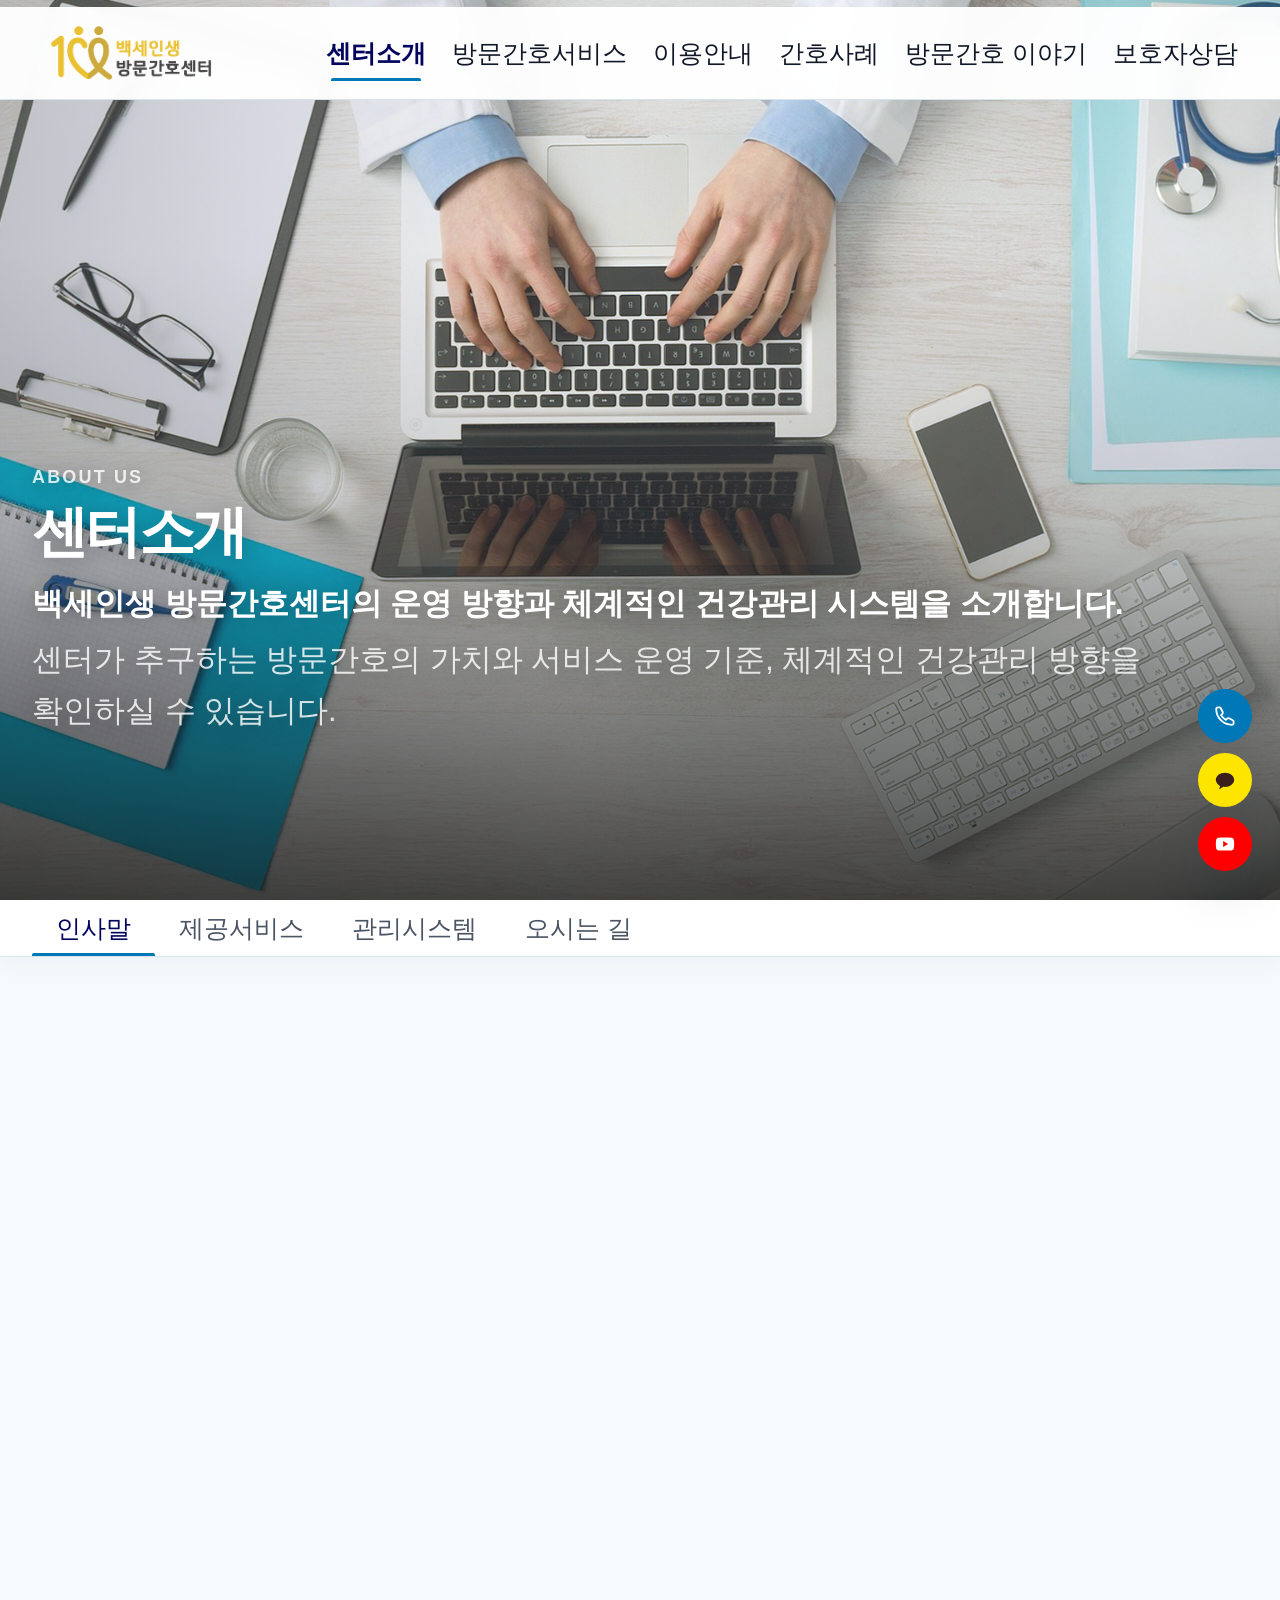
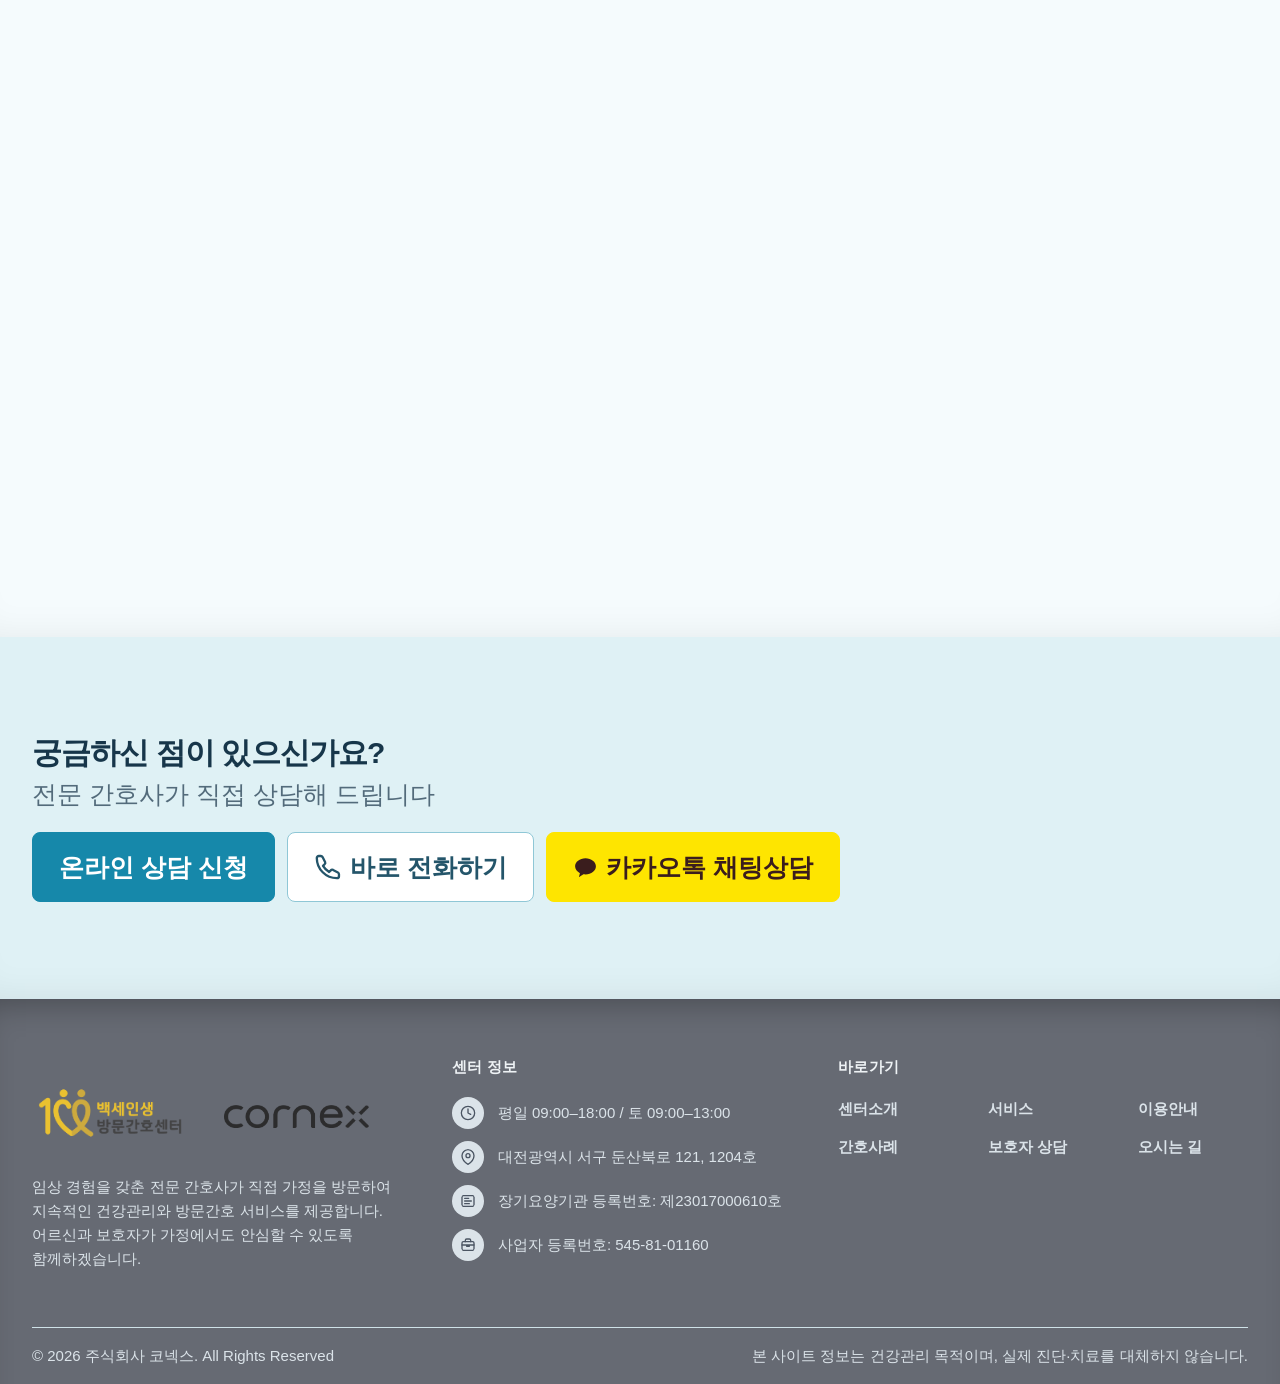
<file: about.html>
﻿<!DOCTYPE html>
<html lang="ko">
<head>
  <meta charset="UTF-8">
  <meta name="viewport" content="width=device-width, initial-scale=1.0">
  <title>센터소개 | 백세인생 방문간호센터</title>
  <meta name="description" content="백세인생 방문간호센터 소개 - 종합병원 임상 경험을 보유한 전문 간호사가 방문간호와 방문요양의 차이, 체계적인 건강관리 시스템을 안내합니다.">
  <meta name="robots" content="index, follow">
  <link rel="canonical" href="https://xn--3h3bm9f1hu4t.com/about.html">
  <meta property="og:type" content="website">
  <meta property="og:title" content="센터소개 | 백세인생 방문간호센터">
  <meta property="og:description" content="백세인생 방문간호센터 소개 - 종합병원 임상 경험을 보유한 전문 간호사가 방문간호와 방문요양의 차이, 체계적인 건강관리 시스템을 안내합니다.">
  <meta property="og:image" content="https://xn--3h3bm9f1hu4t.com/images/png/Logo.png">
  <meta property="og:url" content="https://xn--3h3bm9f1hu4t.com/about.html">
  <meta property="og:site_name" content="백세인생 방문간호센터">
  <meta name="twitter:card" content="summary_large_image">
  <meta name="twitter:title" content="센터소개 | 백세인생 방문간호센터">
  <meta name="twitter:description" content="백세인생 방문간호센터 소개 - 종합병원 임상 경험을 보유한 전문 간호사가 방문간호와 방문요양의 차이, 체계적인 건강관리 시스템을 안내합니다.">
  <meta name="twitter:image" content="https://xn--3h3bm9f1hu4t.com/images/png/Logo.png">
  <link rel="preconnect" href="https://fonts.googleapis.com">
  <link rel="preconnect" href="https://fonts.gstatic.com" crossorigin>
  <link href="https://fonts.googleapis.com/css2?family=Noto+Sans+KR:wght@300;400;500;700;800&display=swap" rel="stylesheet">
  <link rel="stylesheet" href="css/style.css?v=20260904-r5">
  <link rel="stylesheet" href="css/about.css?v=20260824-r29">
  <link rel="stylesheet" href="css/consistency.css?v=20260905-r197">
  <link rel="stylesheet" href="css/no-copy.css?v=20260905-r1">
  <meta http-equiv="Content-Security-Policy" content="default-src 'self'; script-src 'self' 'unsafe-inline' https://ssl.daumcdn.net https://*.daumcdn.net https://*.kakaocdn.net; style-src 'self' https://fonts.googleapis.com https://*.daumcdn.net https://*.kakaocdn.net; font-src https://fonts.gstatic.com; img-src 'self' https://*.daumcdn.net https://*.daum.net https://*.kakaocdn.net https://*.kakao.com; connect-src 'self' https://*.daumcdn.net https://*.daum.net https://*.kakaocdn.net https://*.kakao.com; frame-src https://*.daum.net; object-src 'none'; base-uri 'self'; form-action 'self'; upgrade-insecure-requests;">
  <script type="application/ld+json">
  {
    "@context": "https://schema.org",
    "@type": "MedicalBusiness",
    "name": "백세인생 방문간호센터",
    "url": "https://xn--3h3bm9f1hu4t.com/about.html",
    "logo": "https://xn--3h3bm9f1hu4t.com/images/png/Logo.png",
    "telephone": "+82-42-719-1350",
    "address": {
      "@type": "PostalAddress",
      "streetAddress": "둔산북로 121, 1204호",
      "addressLocality": "대전광역시 서구",
      "addressRegion": "대전광역시",
      "addressCountry": "KR"
    }
  }
  </script>
  <script type="application/ld+json">
  {
    "@context": "https://schema.org",
    "@type": "BreadcrumbList",
    "itemListElement": [
      { "@type": "ListItem", "position": 1, "name": "홈", "item": "https://xn--3h3bm9f1hu4t.com/" },
      { "@type": "ListItem", "position": 2, "name": "센터소개", "item": "https://xn--3h3bm9f1hu4t.com/about.html" }
    ]
  }
  </script>
</head>
<body data-page="about">

  <div id="header-placeholder"></div>

  <!-- Page Header -->
  <section class="page-header page-image-hero">
    <div class="container">
      <p class="section-tag">About Us</p>
      <div class="page-header-content">
        <h1>센터소개</h1>
        <p class="page-header-desc">
          <strong>백세인생 방문간호센터의 운영 방향과 체계적인 건강관리 시스템을 소개합니다.</strong>
          <span>센터가 추구하는 방문간호의 가치와 서비스 운영 기준, 체계적인 건강관리 방향을 확인하실 수 있습니다.</span>
        </p>
      </div>
    </div>
  </section>

  <!-- Tab Navigation -->
  <div class="about-tab-wrap" id="aboutTabWrap">
    <div class="container">
      <ul class="about-tabs" role="tablist" aria-label="센터소개 탭">
        <li role="none">
          <button class="about-tab active" role="tab" aria-selected="true" aria-controls="tab-greeting" id="btn-greeting" data-tab="greeting">
            인사말
          </button>
        </li>
        <li role="none">
          <button class="about-tab" role="tab" aria-selected="false" aria-controls="tab-services" id="btn-services" data-tab="services">
            제공서비스
          </button>
        </li>
        <li role="none">
          <button class="about-tab" role="tab" aria-selected="false" aria-controls="tab-system" id="btn-system" data-tab="system">
            관리시스템
          </button>
        </li>
        <li role="none">
          <button class="about-tab" role="tab" aria-selected="false" aria-controls="tab-location" id="btn-location" data-tab="location">
            오시는 길
          </button>
        </li>
      </ul>
    </div>
  </div>

  <main class="about-main">

    <!-- Tab: 인사말 -->
    <section class="about-panel active" id="tab-greeting" role="tabpanel" aria-labelledby="btn-greeting">
      <div class="container">
        <div class="greeting-grid">
          <div class="greeting-text reveal">
            <p class="section-tag">인사말</p>
            <h2>안녕하세요,<br>백세인생 방문간호센터입니다.</h2>
            <div class="greeting-body">
              <p>백세인생 방문간호센터는<br class="greeting-line-break"> 임상경험을 갖춘 간호사가 직접 가정을 방문하여 지속적인 건강관리와<br class="greeting-line-break"> 방문간호 서비스를 제공합니다.</p>
              <p>병원 방문이 어려운 만성질환·재활 어르신에게<br class="greeting-line-break"> 정기적으로 방문하여<br class="greeting-line-break"> 건강상태를 관찰하고, 질환 악화를 예방할 수 있도록 돕고 있습니다.</p>
              <p>욕창관리, 상처관리, 재활간호, 당뇨 및 혈압관리 등<br class="greeting-line-break"> 가정에서 지속적인 관리가 필요한 영역에 대해 체계적인 간호서비스를 제공합니다.</p>
              <p>어르신과 보호자가 가정에서도 보다 안심할 수 있도록<br class="greeting-line-break"> 지속적인 건강관리를 위해 함께하겠습니다.</p>
            </div>
            <div class="greeting-signature">
              <strong>백세인생 방문간호센터 임직원 일동</strong>
            </div>
          </div>
        </div>
      </div>

      <!-- Stats Bar: Full Width -->
      <div class="stats-band reveal">
        <div class="container-wide">
          <div class="stats-bar">
            <div class="stat-item">
              <p class="stat-label stat-staff-copy">종합병원 등 다양한 임상현장에서<br>경험을 쌓은 간호인력이 함께합니다.</p>
            </div>
            <div class="stat-divider" aria-hidden="true"></div>
            <div class="stat-item">
              <strong class="stat-num">장기요양<span>기관</span></strong>
              <span class="stat-label">등록 제23017000610호</span>
            </div>
          </div>
        </div>
      </div>
    </section>

    <!-- Tab: 제공서비스 -->
    <section class="about-panel" id="tab-services" role="tabpanel" aria-labelledby="btn-services" hidden>
      <div class="container">

        <!-- Comparison Table -->
        <div class="compare-wrap reveal">
          <p class="section-tag">서비스 비교</p>
          <h2>방문간호와 방문요양의 차이</h2>
          <p class="section-sub">방문간호는 간호사가 직접 가정을 방문하여 건강 상태를 관찰하고 필요한 간호를 제공합니다.</p>
          <div class="compare-table-wrap">
            <table class="compare-table" aria-label="방문요양 vs 방문간호 비교표">
              <colgroup>
                <col class="compare-col-label">
                <col class="compare-col-nursing">
                <col class="compare-col-care">
              </colgroup>
              <thead>
                <tr>
                  <th scope="col" class="compare-th-blank">구분</th>
                  <th scope="col" class="compare-th-highlight">
                    <strong>방문간호</strong>
                  </th>
                  <th scope="col" class="compare-th-normal"><strong>방문요양</strong></th>
                </tr>
              </thead>
              <tbody>
                <tr>
                  <th scope="row">서비스 제공자</th>
                  <td class="highlight">간호사 (의료인)</td>
                  <td>요양보호사</td>
                </tr>
                <tr>
                  <th scope="row">주요 업무</th>
                  <td class="highlight">건강상태 관찰 및 의료적 건강관리</td>
                  <td>일상생활 지원<br class="compare-mobile-break">(식사·위생·이동)</td>
                </tr>
                <tr>
                  <th scope="row">상처·욕창 관리</th>
                  <td class="highlight">상태에 따른 드레싱 관리</td>
                  <td>생활지원 중심 (해당 없음)</td>
                </tr>
                <tr>
                  <th scope="row">튜브·카테터 관리</th>
                  <td class="highlight">방문간호지시서에 따라 관리</td>
                  <td>생활지원 중심 (해당 없음)</td>
                </tr>
                <tr>
                  <th scope="row">만성질환 관리</th>
                  <td class="highlight">혈압·혈당 등 정기 건강관찰</td>
                  <td>일상 돌봄 차원</td>
                </tr>
                <tr>
                  <th scope="row">병원 진료 연계</th>
                  <td class="highlight">이상 발견 시 신속 연계</td>
                  <td>이동 동행 지원</td>
                </tr>
                <tr>
                  <th scope="row">재활</th>
                  <td class="highlight">재활간호 제공</td>
                  <td>기본 이동 지원</td>
                </tr>
                <tr>
                  <th scope="row">보호자 교육·상담</th>
                  <td class="highlight">정기 상담·교육 제공</td>
                  <td>제한적</td>
                </tr>
              </tbody>
            </table>
          </div>
        </div>

        <!-- Service Icons Grid -->
        <div class="service-icons-wrap reveal">
          <p class="section-tag">방문간호 서비스</p>
          <h2>7가지 주요 방문간호 서비스</h2>
          <p class="section-sub service-catalog-sub">종합병원 임상경험을 갖춘 간호사가 건강 상태를 세심하게 관찰하고 필요한 간호와 건강관리를 지속적으로 제공합니다.</p>
          <div class="svc-cards-grid" data-service-catalog="overview" data-reveal-group></div>
          <div class="section-cta reveal">
            <a href="service.html" class="link-more">자세히 알아보기 →</a>
          </div>
        </div>

      </div>
    </section>

    <!-- Tab: 관리시스템 -->
    <section class="about-panel" id="tab-system" role="tabpanel" aria-labelledby="btn-system" hidden>
      <div class="container">
        <div class="system-header reveal">
          <p class="section-tag">관리시스템</p>
          <h2>체계적인 건강 관리 시스템</h2>
          <p class="section-sub">방문 이전부터 방문 이후까지, 빈틈없는 관리 프로세스로 안심 서비스를 제공합니다.</p>
        </div>

        <div class="system-flow" data-reveal-group>
          <div class="system-step">
            <div class="system-step-num">01</div>
            <div class="system-step-body">
              <h3>초기 상태 평가</h3>
              <p>첫 방문 시 건강 상태 전반을 파악하고 개인별 간호 계획을 수립합니다. 기저질환, 복용 약물, 생활환경 등을 종합적으로 살핍니다.</p>
            </div>
          </div>
          <div class="system-step">
            <div class="system-step-num">02</div>
            <div class="system-step-body">
              <h3>개인별 간호 계획 수립</h3>
              <p>평가 결과를 바탕으로 방문 주기, 간호 항목, 관리 지침을 설정합니다. 보호자와 충분히 협의하여 계획을 확정합니다.</p>
            </div>
          </div>
          <div class="system-step">
            <div class="system-step-num">03</div>
            <div class="system-step-body">
              <h3>정기 방문 및 간호</h3>
              <p>계획에 따라 정기적으로 방문하여 간호와 관찰을 시행합니다. 매 방문마다 상태 변화를 기록하고 추적합니다.</p>
            </div>
          </div>
          <div class="system-step">
            <div class="system-step-num">04</div>
            <div class="system-step-body">
              <h3>보호자 피드백 공유</h3>
              <p>방문 결과와 상태 변화를 보호자에게 공유합니다. 주의 사항과 가정 내 관리 방법을 안내하고, 필요 시 즉시 연락합니다.</p>
            </div>
          </div>
          <div class="system-step">
            <div class="system-step-num">05</div>
            <div class="system-step-body">
              <h3>계획 재평가 및 조정</h3>
              <p>정기적으로 간호 계획을 재평가하여 상태 변화에 맞게 조정합니다. 필요 시 병원 진료와 연계하여 적절한 의료 서비스를 연결합니다.</p>
            </div>
          </div>
        </div>

        <div class="system-features" data-reveal-group>
          <div class="sys-feat-item">
            <div class="sys-feat-icon">
              <svg width="24" height="24" viewBox="0 0 24 24" fill="none" stroke="currentColor" stroke-width="2" stroke-linecap="round" stroke-linejoin="round" aria-hidden="true"><path d="M17 21v-2a4 4 0 00-4-4H5a4 4 0 00-4 4v2"/><circle cx="9" cy="7" r="4"/><path d="M23 21v-2a4 4 0 00-3-3.87"/><path d="M16 3.13a4 4 0 010 7.75"/></svg>
            </div>
            <h3>사례 중심 월례 회의</h3>
            <ul class="sys-feat-list">
              <li>문제 해결 방향 설정</li>
              <li>간호 지식·최신 지침 공유</li>
              <li>어르신 상태 공동 검토</li>
            </ul>
          </div>
          <div class="sys-feat-item">
            <div class="sys-feat-icon">
              <svg width="24" height="24" viewBox="0 0 24 24" fill="none" stroke="currentColor" stroke-width="2" stroke-linecap="round" stroke-linejoin="round" aria-hidden="true"><path d="M12 22s8-4 8-10V5l-8-3-8 3v7c0 6 8 10 8 10z"/><path d="m9 12 2 2 4-4"/></svg>
            </div>
            <h3>감염관리 원칙</h3>
            <ul class="sys-feat-list">
              <li>드레싱 원칙</li>
              <li>위생관리 원칙 준수</li>
              <li>보호구 사용</li>
            </ul>
          </div>
          <div class="sys-feat-item">
            <div class="sys-feat-icon">
              <svg width="24" height="24" viewBox="0 0 24 24" fill="none" stroke="currentColor" stroke-width="2" stroke-linecap="round" stroke-linejoin="round" aria-hidden="true"><path d="M4 19.5A2.5 2.5 0 016.5 17H20"/><path d="M6.5 2H20v20H6.5A2.5 2.5 0 014 19.5v-15A2.5 2.5 0 016.5 2z"/><path d="M9 7h7M9 11h7"/></svg>
            </div>
            <h3><span class="sys-feat-mobile-prefix">정기 </span>교육 시스템</h3>
            <ul class="sys-feat-list">
              <li>정기 임상 교육</li>
              <li>응급상황 대응 교육</li>
              <li>의료법 관련 교육</li>
            </ul>
          </div>
        </div>
      </div>
    </section>

    <!-- Tab: 오시는 길 -->
    <section class="about-panel" id="tab-location" role="tabpanel" aria-labelledby="btn-location" hidden>
      <div class="container">
        <div class="location-wrap" data-reveal-group>
          <div class="location-info reveal">
            <p class="section-tag">오시는 길</p>
            <h2>찾아오시는 방법</h2>
            <ul class="location-list">
              <li>
                <div class="loc-icon">
                  <svg width="22" height="22" viewBox="0 0 24 24" preserveAspectRatio="xMidYMid meet" fill="none" stroke="currentColor" stroke-width="1.8" stroke-linecap="round" stroke-linejoin="round" aria-hidden="true"><path d="M21 10c0 7-9 13-9 13s-9-6-9-13a9 9 0 0118 0z"/><circle cx="12" cy="10" r="3"/></svg>
                </div>
                <div>
                  <strong>주소</strong>
                  <span>대전광역시 서구 둔산북로 121, 1204호</span>
                </div>
              </li>
              <li>
                <div class="loc-icon loc-icon-phone">
                  <svg width="22" height="22" viewBox="0 0 24 24" preserveAspectRatio="xMidYMid meet" fill="none" stroke="currentColor" stroke-width="1.8" stroke-linecap="round" stroke-linejoin="round" aria-hidden="true"><path d="M7.35 3.5 9.5 7.65a1.7 1.7 0 0 1-.38 1.98l-1.4 1.4a15.2 15.2 0 0 0 5.25 5.25l1.4-1.4a1.7 1.7 0 0 1 1.98-.38l4.15 2.15a1.7 1.7 0 0 1 .9 1.5v1.75a1.7 1.7 0 0 1-1.7 1.7C10.15 21.6 2.4 13.85 2.4 4.3a1.7 1.7 0 0 1 1.7-1.7h1.75a1.7 1.7 0 0 1 1.5.9Z"/></svg>
                </div>
                <div>
                  <strong>대표 전화</strong>
                  <span>042-719-1350</span>
                </div>
              </li>
              <li>
                <div class="loc-icon">
                  <svg width="22" height="22" viewBox="0 0 24 24" preserveAspectRatio="xMidYMid meet" fill="none" stroke="currentColor" stroke-width="1.8" stroke-linecap="round" stroke-linejoin="round" aria-hidden="true"><circle cx="12" cy="12" r="10"/><polyline points="12 6 12 12 16 14"/></svg>
                </div>
                <div>
                  <strong>운영시간</strong>
                  <span>평일 09:00 – 18:00 / 토요일 09:00 – 13:00</span>
                  <em>일요일·공휴일 휴무</em>
                </div>
              </li>
              <li>
                <div class="loc-icon">
                  <svg width="22" height="22" viewBox="0 0 24 24" preserveAspectRatio="xMidYMid meet" fill="none" stroke="currentColor" stroke-width="1.8" stroke-linecap="round" stroke-linejoin="round" aria-hidden="true"><rect x="1" y="3" width="15" height="13"/><polygon points="16 8 20 8 23 11 23 16 16 16 16 8"/><circle cx="5.5" cy="18.5" r="2.5"/><circle cx="18.5" cy="18.5" r="2.5"/></svg>
                </div>
                <div>
                  <strong>주차</strong>
                  <span>건물 내 주차 가능</span>
                </div>
              </li>
            </ul>
            <div class="location-transport">
              <h3>교통편 안내</h3>
              <div class="transport-item">
                <span class="transport-badge subway">지하철</span>
                <span>대전시청역 5번 출구 도보로 10분</span>
              </div>
              <div class="transport-item">
                <span class="transport-badge bus">버스</span>
                <span>대전 둔산 법원 검찰청 하차 도보 2분</span>
              </div>
            </div>
          </div>
          <div class="location-map reveal">
            <div class="map-placeholder">
              <div id="daumRoughmapContainer1786493370549" class="root_daum_roughmap root_daum_roughmap_landing kakao-map-embed" aria-label="백세인생 방문간호센터 카카오 지도"></div>
            </div>
            <a class="btn location-map-link" href="https://kko.to/jsYH9Xj2D4" target="_blank" rel="noopener noreferrer">카카오맵으로 길찾기</a>
          </div>
        </div>
      </div>
    </section>

  </main>

  <!-- CTA Banner -->
  <section class="cta-banner">
    <div class="container">
      <div class="cta-banner-inner">
        <div class="cta-banner-text">
          <h2>궁금하신 점이 있으신가요?</h2>
          <p>전문 간호사가 직접 상담해 드립니다</p>
        </div>
        <div class="cta-banner-btns">
          <a href="counseling.html" class="btn btn-yellow btn-lg">온라인 상담 신청</a>
          <a href="tel:0427191350" class="btn btn-outline-navy btn-lg">
            <svg width="16" height="16" viewBox="0 0 24 24" fill="none" stroke="currentColor" stroke-width="2" stroke-linecap="round" stroke-linejoin="round" aria-hidden="true"><path d="M7.35 3.5 9.5 7.65a1.7 1.7 0 0 1-.38 1.98l-1.4 1.4a15.2 15.2 0 0 0 5.25 5.25l1.4-1.4a1.7 1.7 0 0 1 1.98-.38l4.15 2.15a1.7 1.7 0 0 1 .9 1.5v1.75a1.7 1.7 0 0 1-1.7 1.7C10.15 21.6 2.4 13.85 2.4 4.3a1.7 1.7 0 0 1 1.7-1.7h1.75a1.7 1.7 0 0 1 1.5.9Z"/></svg>
            바로 전화하기
          </a>
          <a href="#" class="btn btn-kakao btn-lg" data-kakao-chat>
            <svg width="16" height="16" viewBox="0 0 24 24" fill="currentColor" aria-hidden="true"><path d="M12 4C6.48 4 2 7.51 2 11.85c0 2.78 1.86 5.22 4.66 6.62-.2.75-.73 2.71-.84 3.13-.13.52.19.51.4.37.17-.11 2.65-1.8 3.73-2.53.66.1 1.35.15 2.05.15 5.52 0 10-3.51 10-7.85C22 7.51 17.52 4 12 4z"/></svg>
            카카오톡 채팅상담
          </a>
        </div>
      </div>
    </div>
  </section>

  <div id="footer-placeholder"></div>

  <script src="js/service-catalog.js?v=20260824-r7"></script>
  <script src="js/main.js?v=20260904-r20"></script>
  <script charset="UTF-8" class="daum_roughmap_loader_script" src="https://ssl.daumcdn.net/dmaps/map_js_init/roughmapLoader.js"></script>
  <script src="js/about.js?v=20260814-scroll1"></script>
  <script src="js/no-copy.js?v=20260905-r1"></script>
</body>
</html>
</file>
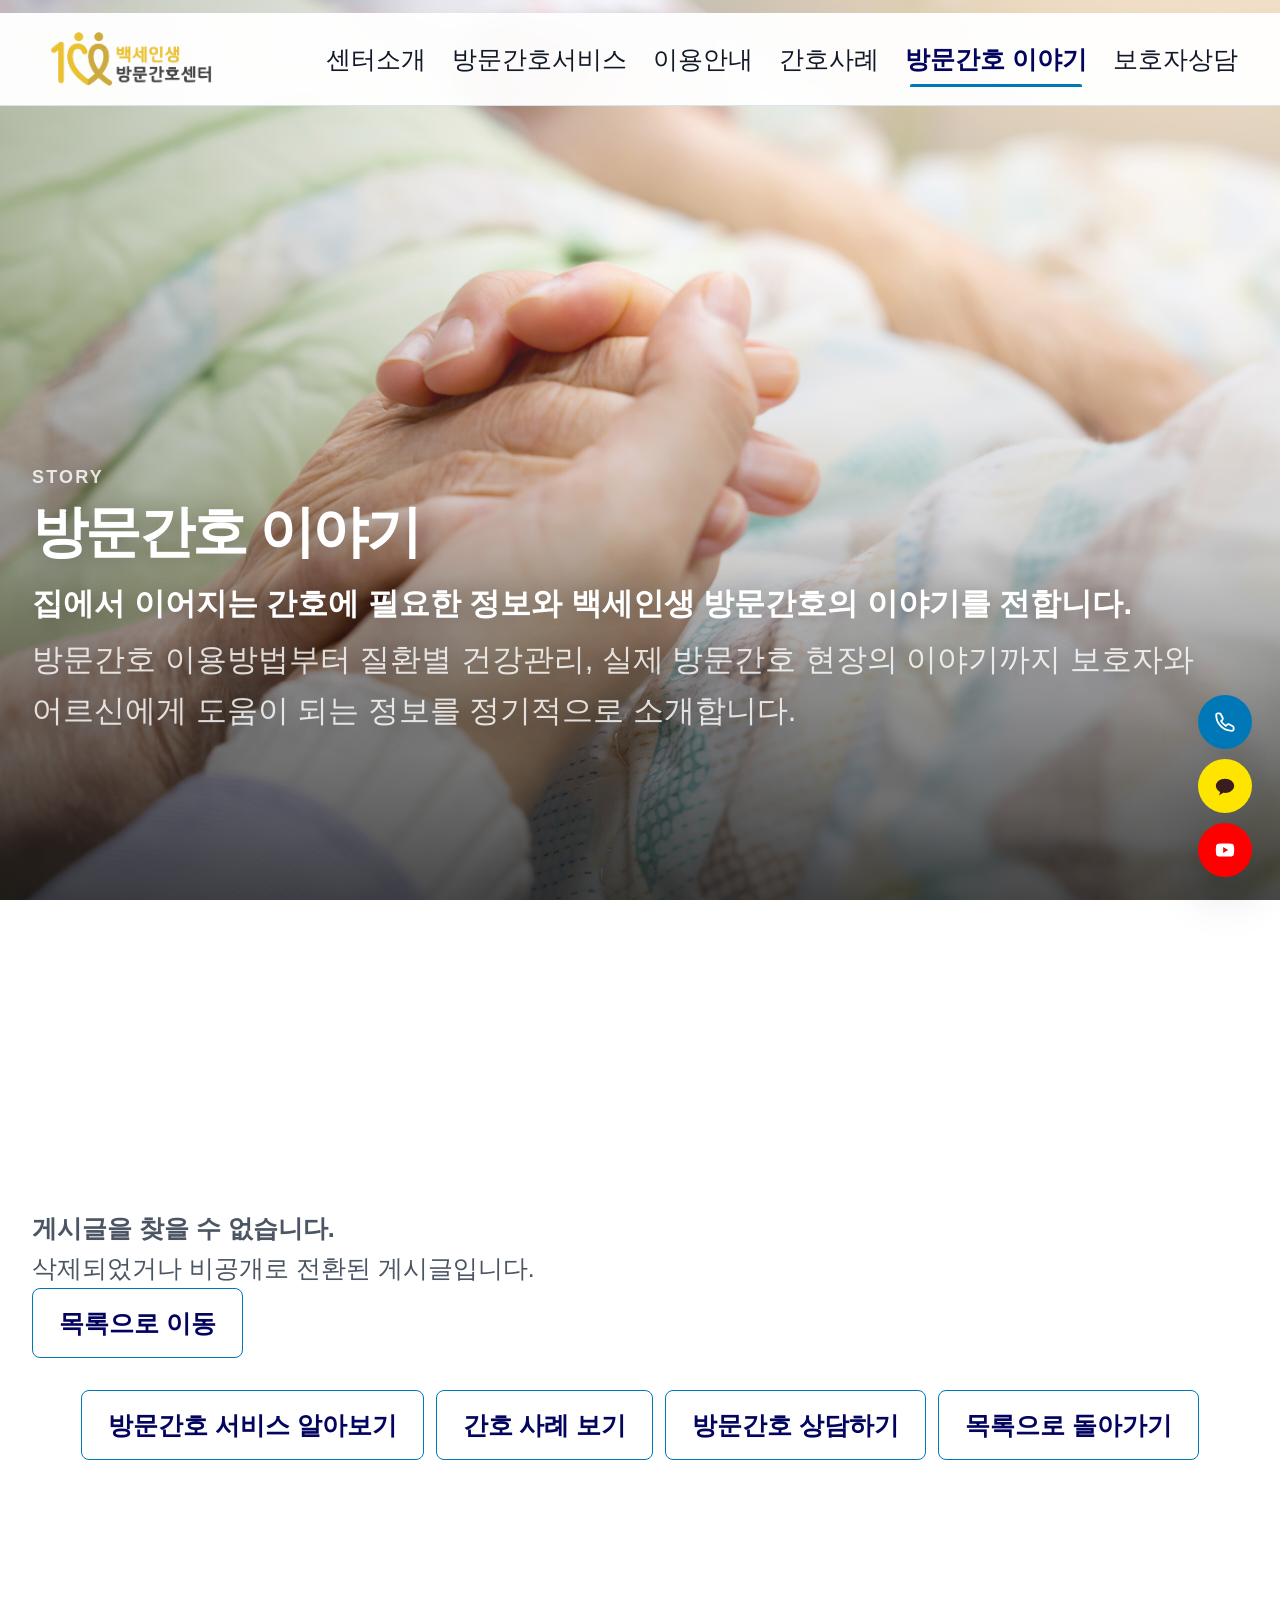
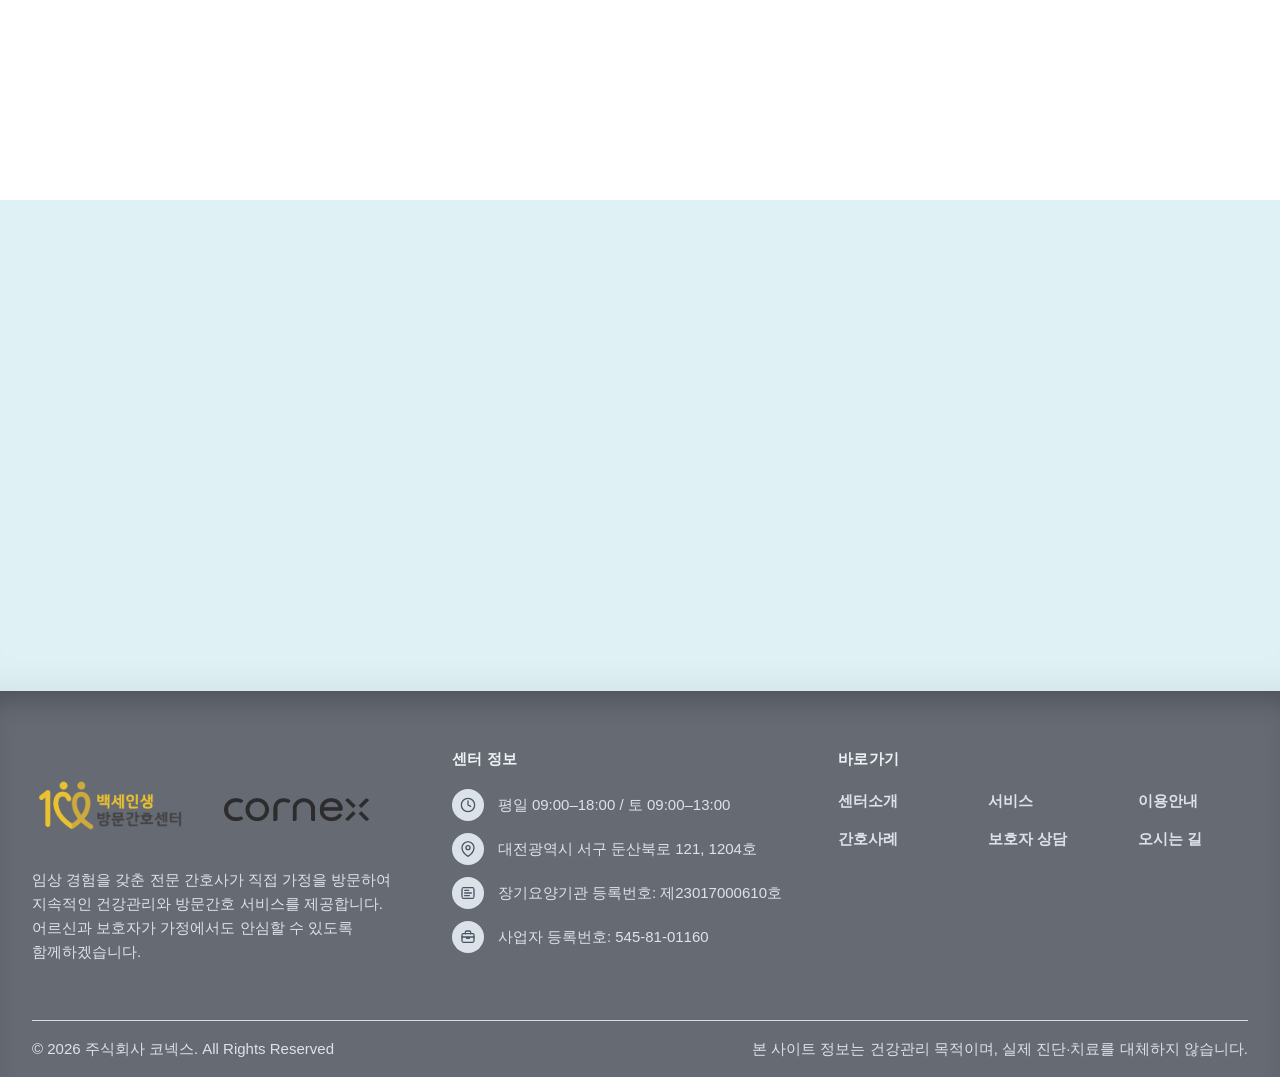
<file: board-detail.html>
﻿<!DOCTYPE html>
<html lang="ko">
<head>
  <meta charset="UTF-8">
  <meta name="viewport" content="width=device-width, initial-scale=1.0">
  <title>방문간호 이야기 | 백세인생 방문간호</title>
  <meta name="description" content="백세인생 방문간호센터의 방문간호 이야기 상세 페이지입니다.">
  <!-- 게시글별 고정 URL이 아닌 쿼리스트링 기반 레거시 상세 템플릿이라 색인 대상에서 제외합니다 -->
  <meta name="robots" content="noindex, follow">
  <script src="js/board-intro-guard.js?v=20260904-r1"></script>
  <link rel="preconnect" href="https://fonts.googleapis.com">
  <link rel="preconnect" href="https://fonts.gstatic.com" crossorigin>
  <link href="https://fonts.googleapis.com/css2?family=Noto+Sans+KR:wght@300;400;500;700;800&display=swap" rel="stylesheet">
  <link rel="stylesheet" href="css/style.css?v=20260904-r5">
  <link rel="stylesheet" href="css/board-detail.css?v=20260907-r11">
  <link rel="stylesheet" href="css/consistency.css?v=20260905-r197">
  <link rel="stylesheet" href="css/no-copy.css?v=20260905-r1">
  <meta http-equiv="Content-Security-Policy" content="default-src 'self'; script-src 'self'; style-src 'self' https://fonts.googleapis.com; font-src https://fonts.gstatic.com; img-src 'self' https:; connect-src 'self' https://script.google.com https://script.googleusercontent.com https://*.r2.dev https://pub-7164e3111ca34712b032846632a87d3b.r2.dev; worker-src 'self' blob:; frame-src https://*.r2.dev https://pub-7164e3111ca34712b032846632a87d3b.r2.dev; object-src 'none'; base-uri 'self'; form-action 'self';">
</head>
<body data-page="board">
  <div id="header-placeholder"></div>

  <section class="page-header page-image-hero">
    <div class="container">
      <p class="section-tag">Story</p>
      <div class="page-header-content">
        <h1>방문간호 이야기</h1>
        <p class="page-header-desc">
          <strong>집에서 이어지는 간호에 필요한 정보와 백세인생 방문간호의 이야기를 전합니다.</strong>
          <span>방문간호 이용방법부터 질환별 건강관리, 실제 방문간호 현장의 이야기까지 보호자와 어르신에게 도움이 되는 정보를 정기적으로 소개합니다.</span>
        </p>
      </div>
    </div>
  </section>

  <main class="board-detail-main">
    <section class="board-detail-section">
      <div class="container">
        <div id="boardDetailContent" class="board-detail-article"></div>
        <div id="boardRelatedPosts" class="board-related-nav"></div>
        <div class="board-detail-actions">
          <a class="btn btn-outline-navy" href="service.html">방문간호 서비스 알아보기</a>
          <a class="btn btn-outline-navy" href="case.html">간호 사례 보기</a>
          <a class="btn btn-outline-navy" href="counseling.html">방문간호 상담하기</a>
          <a id="detailBackLink" class="btn btn-outline-navy" href="board.html?page=1&from=board">목록으로 돌아가기</a>
        </div>
      </div>
    </section>

    <section class="counseling-cta-banner bg-navy">
      <div class="container">
        <div class="counseling-cta-inner reveal">
          <div class="counseling-cta-text">
            <span class="section-tag">방문간호 상담</span>
            <h2>방문간호 서비스가 필요하신가요?</h2>
            <p>어르신의 상태와 필요한 간호 서비스를 확인하고 상담해 드립니다.</p>
          </div>
          <div class="counseling-cta-btns">
            <a href="counseling.html" class="btn btn-yellow btn-lg">방문간호 상담 신청</a>
            <a href="tel:0427191350" class="btn btn-outline-white btn-lg">전화 상담</a>
            
            <a href="#" class="btn btn-kakao btn-lg" data-kakao-chat>
              <svg width="16" height="16" viewBox="0 0 24 24" fill="currentColor" aria-hidden="true"><path d="M12 4C6.48 4 2 7.51 2 11.85c0 2.78 1.86 5.22 4.66 6.62-.2.75-.73 2.71-.84 3.13-.13.52.19.51.4.37.17-.11 2.65-1.8 3.73-2.53.66.1 1.35.15 2.05.15 5.52 0 10-3.51 10-7.85C22 7.51 17.52 4 12 4z"/></svg>
              카카오톡 채팅상담
            </a>
          </div>
        </div>
      </div>
    </section>
  </main>

  <div id="footer-placeholder"></div>
  <script src="js/board-data.js"></script>
  <script src="js/vendor/pdfjs/pdf.min.js"></script>
  <script src="js/board-detail.js?v=20260907-r10"></script>
  <script src="js/main.js?v=20260904-r20"></script>
  <script src="js/no-copy.js?v=20260905-r1"></script>
</body>
</html>
</file>
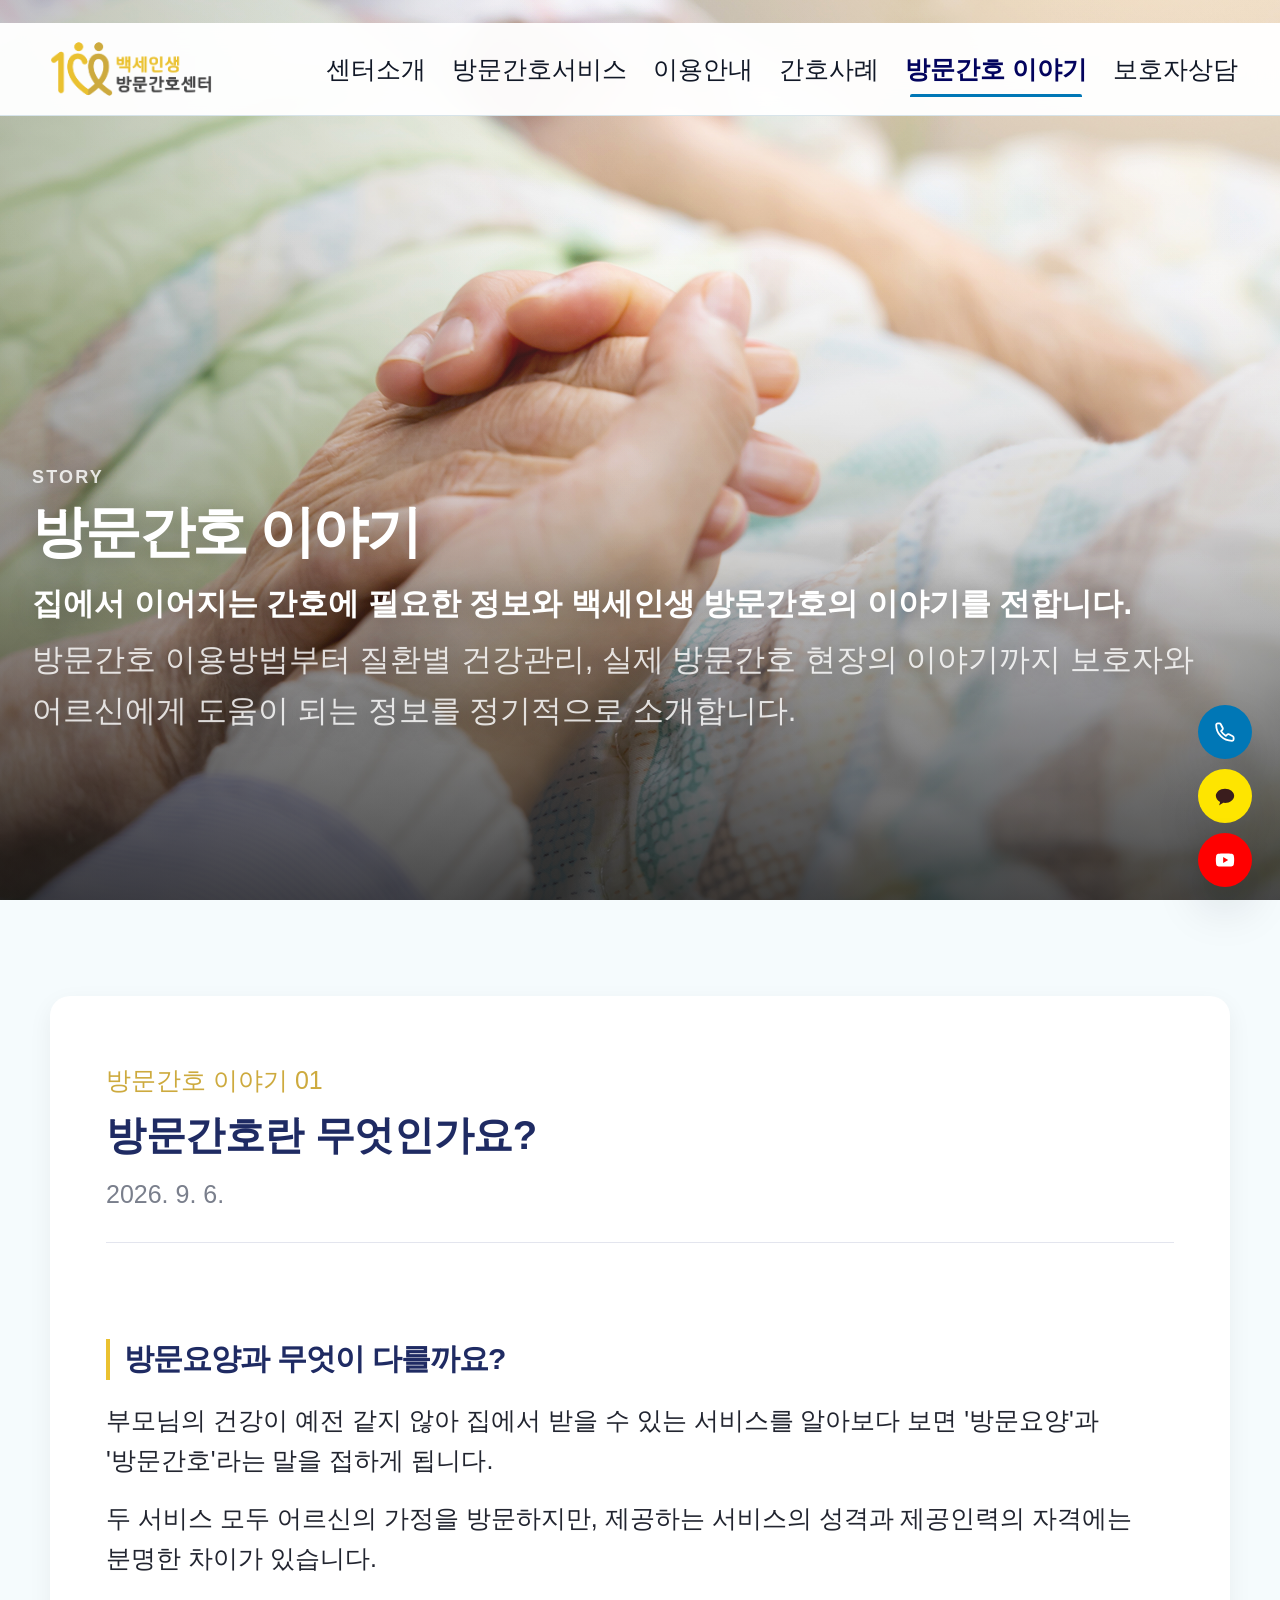
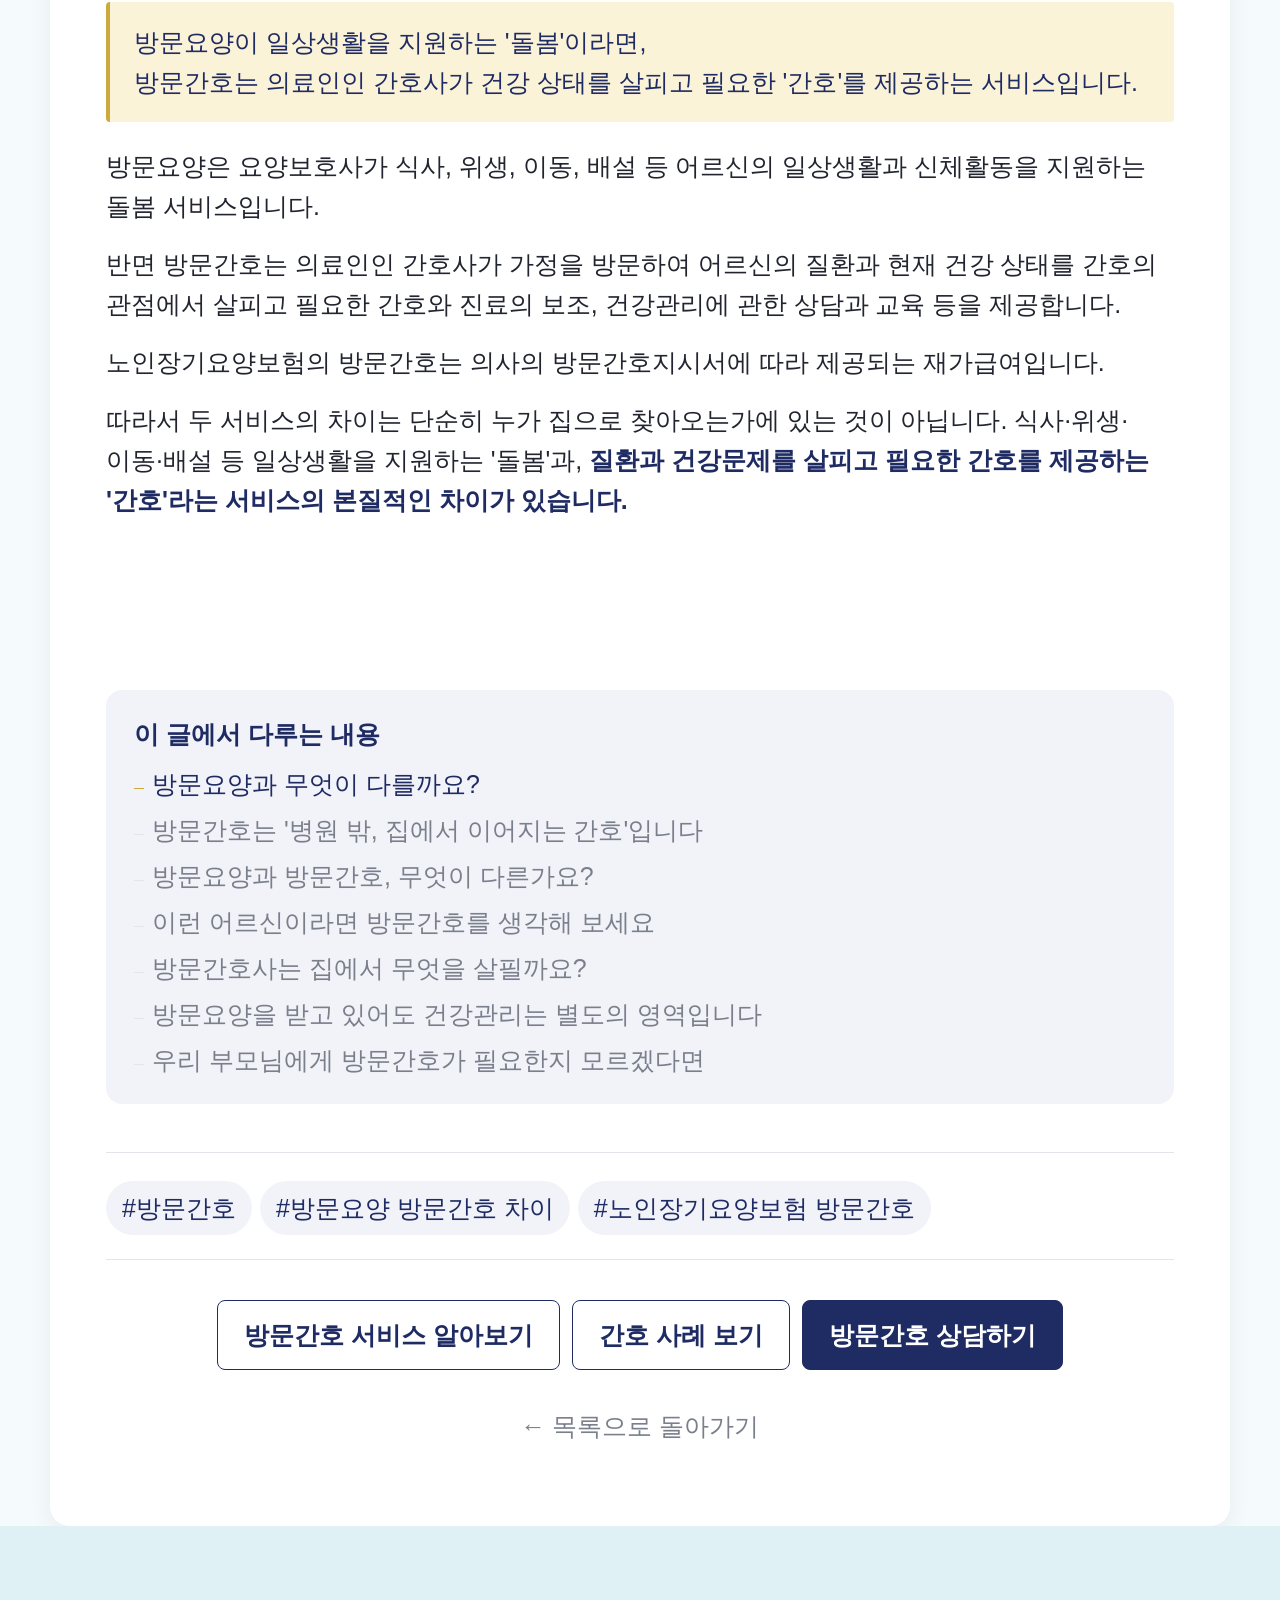
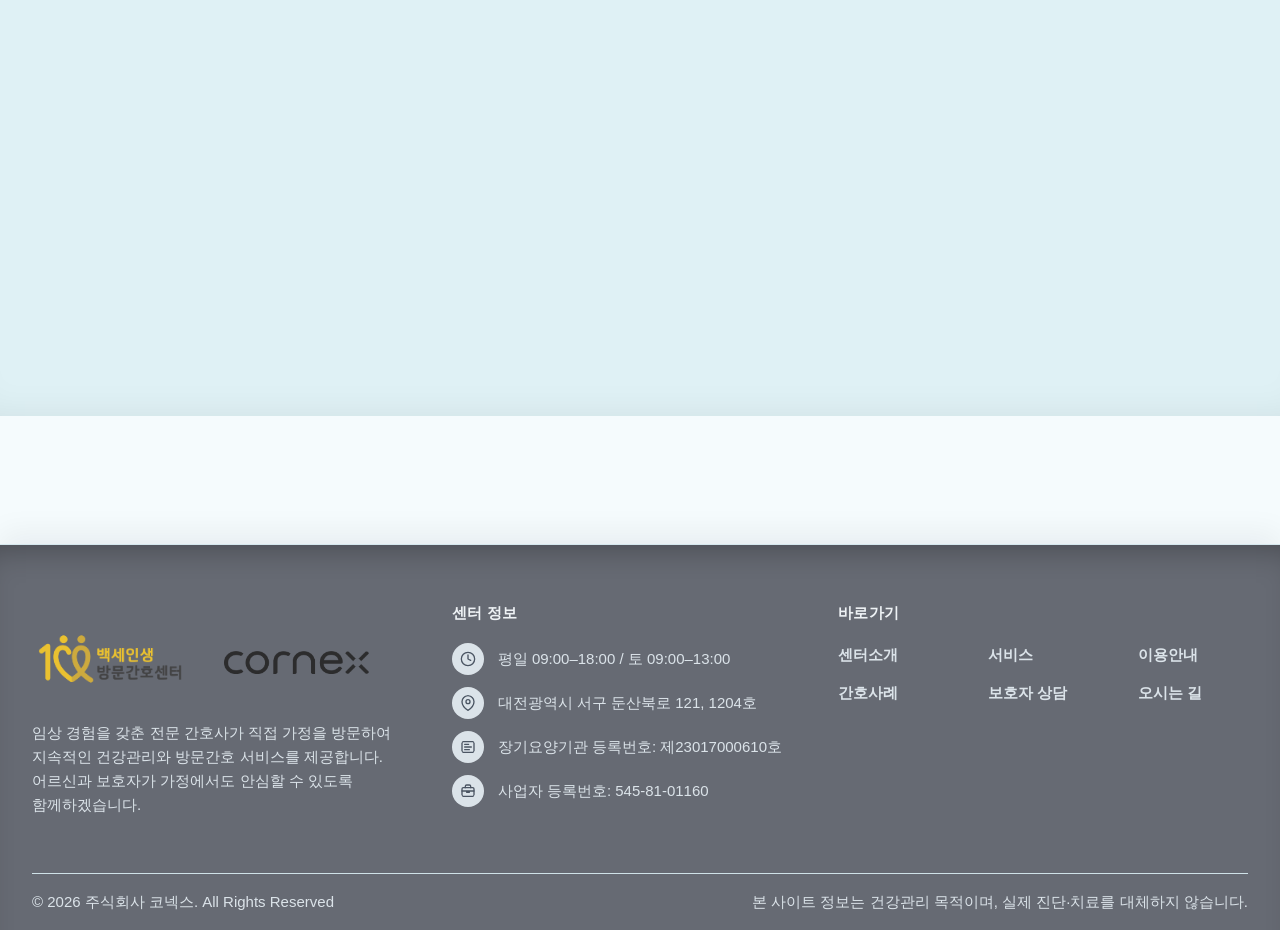
<file: board-story-01.html>
<!DOCTYPE html>
<html lang="ko">
<head>
  <meta charset="UTF-8">
  <meta name="viewport" content="width=device-width, initial-scale=1.0">
  <title>방문간호란 무엇인가요? | 방문간호 이야기 | 백세인생 방문간호센터</title>
  <!-- 검색엔진 노출용: 화면에는 보이지 않지만 검색결과 요약문·색인에 사용됩니다 -->
  <meta name="description" content="방문요양과 방문간호는 무엇이 다를까요? 노인장기요양보험의 방문간호가 무엇인지, 어떤 어르신에게 필요한지 백세인생 방문간호센터가 알려드립니다.">
  <meta name="keywords" content="방문간호, 방문요양 방문간호 차이, 노인장기요양보험 방문간호">
  <meta name="robots" content="index, follow">
  <link rel="canonical" href="https://xn--3h3bm9f1hu4t.com/board-story-01.html">
  <meta property="og:type" content="article">
  <meta property="og:title" content="방문간호란 무엇인가요? | 방문간호 이야기 | 백세인생 방문간호센터">
  <meta property="og:description" content="방문요양과 방문간호는 무엇이 다를까요? 노인장기요양보험의 방문간호가 무엇인지, 어떤 어르신에게 필요한지 백세인생 방문간호센터가 알려드립니다.">
  <meta property="og:image" content="https://xn--3h3bm9f1hu4t.com/images/png/Logo.png">
  <meta property="og:url" content="https://xn--3h3bm9f1hu4t.com/board-story-01.html">
  <meta property="og:site_name" content="백세인생 방문간호센터">
  <meta name="twitter:card" content="summary_large_image">
  <meta name="twitter:title" content="방문간호란 무엇인가요? | 방문간호 이야기 | 백세인생 방문간호센터">
  <meta name="twitter:description" content="방문요양과 방문간호는 무엇이 다를까요? 노인장기요양보험의 방문간호가 무엇인지, 어떤 어르신에게 필요한지 백세인생 방문간호센터가 알려드립니다.">
  <meta name="twitter:image" content="https://xn--3h3bm9f1hu4t.com/images/png/Logo.png">
  <script src="js/story-early-hash.js?v=20260910-r1"></script>
  <script src="js/board-intro-guard.js?v=20260904-r1"></script>
  <link rel="preconnect" href="https://fonts.googleapis.com">
  <link rel="preconnect" href="https://fonts.gstatic.com" crossorigin>
  <link href="https://fonts.googleapis.com/css2?family=Noto+Sans+KR:wght@300;400;500;700;800&display=swap" rel="stylesheet">
  <link rel="stylesheet" href="css/style.css?v=20260904-r5">
  <link rel="stylesheet" href="css/story.css?v=20260910-r13">
  <link rel="stylesheet" href="css/consistency.css?v=20260905-r197">
  <link rel="stylesheet" href="css/no-copy.css?v=20260905-r1">
  <meta http-equiv="Content-Security-Policy" content="default-src 'self'; script-src 'self'; style-src 'self' https://fonts.googleapis.com; font-src https://fonts.gstatic.com; img-src 'self' https:; connect-src 'self'; object-src 'none'; base-uri 'self'; form-action 'self';">
  <script type="application/ld+json">
  {
    "@context": "https://schema.org",
    "@type": "BlogPosting",
    "headline": "방문간호란 무엇인가요?",
    "description": "방문요양과 방문간호는 무엇이 다를까요? 노인장기요양보험의 방문간호가 무엇인지, 어떤 어르신에게 필요한지 백세인생 방문간호센터가 알려드립니다.",
    "datePublished": "2026-09-06",
    "dateModified": "2026-09-06",
    "url": "https://xn--3h3bm9f1hu4t.com/board-story-01.html",
    "mainEntityOfPage": "https://xn--3h3bm9f1hu4t.com/board-story-01.html",
    "inLanguage": "ko",
    "author": { "@type": "Organization", "name": "백세인생 방문간호센터" },
    "publisher": {
      "@type": "Organization",
      "name": "백세인생 방문간호센터",
      "logo": { "@type": "ImageObject", "url": "https://xn--3h3bm9f1hu4t.com/images/png/Logo.png" }
    }
  }
  </script>
  <script type="application/ld+json">
  {
    "@context": "https://schema.org",
    "@type": "BreadcrumbList",
    "itemListElement": [
      { "@type": "ListItem", "position": 1, "name": "홈", "item": "https://xn--3h3bm9f1hu4t.com/" },
      { "@type": "ListItem", "position": 2, "name": "방문간호 이야기", "item": "https://xn--3h3bm9f1hu4t.com/board.html" },
      { "@type": "ListItem", "position": 3, "name": "방문간호란 무엇인가요?", "item": "https://xn--3h3bm9f1hu4t.com/board-story-01.html" }
    ]
  }
  </script>
</head>
<body data-page="board">
  <div id="header-placeholder"></div>

  <section class="page-header page-image-hero">
    <div class="container">
      <p class="section-tag">Story</p>
      <div class="page-header-content">
        <h1>방문간호 이야기</h1>
        <p class="page-header-desc">
          <strong>집에서 이어지는 간호에 필요한 정보와 백세인생 방문간호의 이야기를 전합니다.</strong>
          <span>방문간호 이용방법부터 질환별 건강관리, 실제 방문간호 현장의 이야기까지 보호자와 어르신에게 도움이 되는 정보를 정기적으로 소개합니다.</span>
        </p>
      </div>
    </div>
  </section>

  <main class="story-detail-main">
    <div class="story-article-outer">
    <div class="story-article-wrap">

      <header class="story-article-head">
        <span class="story-article-cat">방문간호 이야기 01</span>
        <h1>방문간호란 무엇인가요?</h1>
        <div class="story-article-date">2026. 9. 6.</div>
      </header>

      <!-- ===== 본문 ===== -->
      <div class="story-article-body">

        <section id="sec-1">
          <h2>방문요양과 무엇이 다를까요?</h2>
          <p>부모님의 건강이 예전 같지 않아 집에서 받을 수 있는 서비스를 알아보다 보면 '방문요양'과 '방문간호'라는 말을 접하게 됩니다.</p>
          <p>두 서비스 모두 어르신의 가정을 방문하지만, 제공하는 서비스의 성격과 제공인력의 자격에는 분명한 차이가 있습니다.</p>
          <div class="story-callout">
            방문요양이 일상생활을 지원하는 '돌봄'이라면,<br>
            방문간호는 의료인인 간호사가 건강 상태를 살피고 필요한 '간호'를 제공하는 서비스입니다.
          </div>
          <p>방문요양은 요양보호사가 식사, 위생, 이동, 배설 등 어르신의 일상생활과 신체활동을 지원하는 돌봄 서비스입니다.</p>
          <p>반면 방문간호는 의료인인 간호사가 가정을 방문하여 어르신의 질환과 현재 건강 상태를 간호의 관점에서 살피고 필요한 간호와 진료의 보조, 건강관리에 관한 상담과 교육 등을 제공합니다.</p>
          <p>노인장기요양보험의 방문간호는 의사의 방문간호지시서에 따라 제공되는 재가급여입니다.</p>
          <p>따라서 두 서비스의 차이는 단순히 누가 집으로 찾아오는가에 있는 것이 아닙니다. 식사·위생·이동·배설 등 일상생활을 지원하는 '돌봄'과, <strong>질환과 건강문제를 살피고 필요한 간호를 제공하는 '간호'라는 서비스의 본질적인 차이가 있습니다.</strong></p>
        </section>

        <section id="sec-2" hidden>
          <h2>방문간호는 '병원 밖, 집에서 이어지는 간호'입니다</h2>
          <p>병원에서는 의료진이 환자의 질환과 치료과정, 증상의 변화, 검사와 투약, 영양과 배설, 피부와 상처, 신체기능 등 여러 건강정보를 종합적으로 살피며 상태의 변화를 관찰합니다.</p>
          <p>하지만 퇴원하여 집으로 돌아오면 이러한 의료적 관찰은 자연스럽게 줄어들게 됩니다.</p>
          <p>특히 고령의 어르신은 여러 만성질환을 함께 가지고 있는 경우가 많고, 몸의 작은 변화가 새로운 건강문제의 신호가 되기도 합니다.</p>
          <p>이때 중요한 것은 단순히 혈압이나 체온을 측정하는 것이 아닙니다. <strong>어르신의 질환과 평소 상태를 바탕으로 여러 건강정보를 함께 살피고, 이전과 비교하여 의미 있는 변화가 나타나고 있는지를 관찰하는 것이 중요합니다.</strong></p>
          <div class="story-callout quote">
            <p>"최근 식사량이 계속 줄고 있지는 않은가?"</p>
            <p>"평소와 다르게 움직임이 감소하지 않았는가?"</p>
            <p>"피부의 붉은 부위가 이전보다 넓어지고 있지는 않은가?"</p>
            <p>"배설이나 수면, 의식 상태에 평소와 다른 변화는 없는가?"</p>
          </div>
          <p>각각의 변화는 작아 보일 수 있습니다. 하지만 간호사는 이러한 정보를 따로 보지 않고 어르신의 질환과 현재 건강 상태 안에서 함께 살펴봅니다.</p>
          <p><strong>방문간호는 의료인인 간호사가 가정을 방문하여 이러한 변화를 지속적으로 관찰하고 필요한 간호로 연결하는 '병원 밖, 집에서 이어지는 간호'입니다.</strong></p>
        </section>

        <section id="sec-3" hidden>
          <h2>방문요양과 방문간호, 무엇이 다른가요?</h2>
          <p>차이를 가장 쉽게 이해하려면 '돌봄'과 '간호'를 구분해서 생각하면 됩니다.</p>
          <table class="story-compare-table">
            <thead>
              <tr><th>구분</th><th>방문요양</th><th>방문간호</th></tr>
            </thead>
            <tbody>
              <tr><th>서비스 영역</th><td>일상생활을 지원하는 돌봄</td><td>건강문제를 관찰하고 관리하는 간호</td></tr>
              <tr><th>주요 제공인력</th><td>요양보호사</td><td>의료인인 간호사</td></tr>
              <tr><th>주요 역할</th><td>식사·위생·이동·배설 등 일상생활 및 신체활동 지원</td><td>질환과 건강상태 관찰, 필요한 간호, 진료의 보조, 건강상담 및 교육</td></tr>
              <tr><th>관찰의 관점</th><td>일상생활 수행과 돌봄 필요도</td><td>질환·증상·건강위험 및 상태 변화에 대한 간호적 관찰</td></tr>
              <tr><th>필요한 경우</th><td>일상생활 수행에 도움이 필요한 경우</td><td>질환이나 건강문제로 지속적인 관찰과 간호가 필요한 경우</td></tr>
            </tbody>
          </table>
          <h3>돌봄이 필요한 것과 간호가 필요한 것은 다릅니다</h3>
          <p>어르신에게 식사나 이동, 위생 등의 도움이 필요하다면 돌봄이 필요합니다.</p>
          <p><strong>하지만 질환이나 건강문제가 있고 그 상태의 변화와 위험을 지속적으로 살펴야 한다면 간호가 필요한 영역입니다.</strong></p>
        </section>

        <section id="sec-4" hidden>
          <h2>이런 어르신이라면 방문간호를 생각해 보세요</h2>

          <h3>욕창이나 피부 상처가 있는 어르신</h3>
          <p>상처의 크기만 보는 것이 아니라 피부색과 주변 피부의 변화, 삼출물, 회복과 악화 양상 등을 지속적으로 살펴볼 필요가 있습니다.</p>

          <h3>당뇨·고혈압 등 만성질환이 있는 어르신</h3>
          <p>한 번의 혈압이나 혈당 수치보다 평소 상태와 비교한 변화, 투약, 식사, 영양 상태와 함께 전반적인 건강 변화를 지속적으로 살펴보는 것이 중요합니다.</p>

          <h3>뇌졸중이나 파킨슨병 등으로 신체기능이 저하된 어르신</h3>
          <p>움직임과 보행, 관절 상태, 낙상 위험뿐 아니라 질환에 따른 전반적인 건강 상태의 변화를 함께 관찰할 필요가 있습니다.</p>

          <h3>위루관·L-tube·유치도뇨관 등을 유지하고 있는 어르신</h3>
          <p>기구 자체뿐 아니라 주변 피부와 영양·배설 상태, 감염이 의심되는 변화 등 여러 상태를 함께 살펴야 합니다.</p>

          <h3>오랫동안 누워 지내는 어르신</h3>
          <p>욕창, 관절 구축, 근력 저하, 영양 상태 등 장기간의 와상생활에서 발생할 수 있는 여러 건강문제를 지속적으로 관찰할 필요가 있습니다.</p>

          <h3>퇴원 후 집으로 돌아온 어르신</h3>
          <p>병원에서 치료를 받고 집으로 돌아온 이후에도 질환과 증상, 신체기능의 변화를 지속적으로 살펴야 하는 경우가 있습니다.</p>

          <h3>가족이 곁에서 건강 상태를 자주 살피기 어려운 어르신</h3>
          <p>혼자 생활하거나 노인 부부만 생활하는 경우, 직장생활로 낮 동안 부모님의 건강을 살피기 어려운 경우, 다른 지역에 거주하는 보호자의 경우에는 가족이 건강 변화를 직접 확인하기 어려운 시간이 길어질 수 있습니다.</p>
          <p>특히 여러 질환이 있거나 거동이 불편한 어르신은 "괜찮다"는 말씀만으로 현재 상태를 판단하기 어려울 수 있습니다.</p>
          <p>방문간호를 통해 간호사가 정기적으로 건강 상태를 살피고 이전과 달라진 점을 관찰하며 필요한 내용을 보호자와 공유하는 것은 어르신의 건강관리와 가족의 상황 이해에 도움이 될 수 있습니다.</p>
        </section>

        <section id="sec-5" hidden>
          <h2>방문간호사는 집에서 무엇을 살필까요?</h2>
          <p><strong>방문간호에서 중요한 것은 무엇을 몇 번 측정했느냐보다 그 결과와 변화를 어떻게 살피느냐입니다.</strong></p>
          <p>간호사는 어르신의 진단과 치료 이력, 현재 증상, 투약 상태, 영양과 배설, 피부와 상처, 움직임과 신체기능, 사용하는 튜브와 기구 등 여러 건강정보를 종합적으로 살펴봅니다.</p>
          <p>그리고 한 번의 방문 결과만 보는 것이 아니라, <strong>이전 방문과 비교하여 무엇이 달라졌는지, 새롭게 나타난 건강문제나 위험요인은 없는지, 지속적으로 관찰하거나 간호해야 할 부분은 무엇인지</strong> 살펴봅니다.</p>
          <p>어르신의 상태에 따라 필요한 간호를 제공하고, 가족이 집에서 주의 깊게 관찰해야 할 사항도 안내합니다.</p>
          <div class="story-callout">
            지난번 방문과 비교해 무엇이 달라졌는가?<br>
            백세인생 방문간호는 이 '변화'를 중요하게 봅니다.
          </div>
        </section>

        <section id="sec-6" hidden>
          <h2>방문요양을 받고 있어도 건강관리는 별도의 영역입니다</h2>
          <p>방문요양을 이용하고 있다고 해서 어르신의 건강 상태까지 간호의 관점에서 관리되고 있다는 의미는 아닙니다.</p>
          <p>요양보호사는 어르신의 일상생활을 가까이에서 돕기 때문에 중요한 변화를 발견할 수 있습니다.</p>
          <div class="story-callout quote">
            <p>"요즘 식사를 잘 못하세요."</p>
            <p>"며칠 전부터 엉덩이 피부가 붉어졌어요."</p>
            <p>"걷는 모습이 전과 달라졌어요."</p>
          </div>
          <p>이러한 관찰은 매우 중요합니다.</p>
          <p><strong>그러나 그 변화가 어르신의 기존 질환이나 현재 건강 상태와 어떤 관련이 있는지, 다른 증상이나 건강정보와 함께 살펴보아야 하는지, 지속적인 관찰이나 간호가 필요한지를 의료의 관점에서 살피는 것은 다른 영역입니다.</strong></p>
          <p>그래서 부모님의 재가서비스를 생각할 때는 다음 두 질문을 구분해서 생각해 볼 필요가 있습니다.</p>
          <div class="story-callout quote">
            <p>"일상생활을 도와줄 사람이 필요한가?"</p>
            <p>"우리 부모님에게 지금 의료인인 간호사의 관찰과 간호가 필요한가?"</p>
          </div>

          <h3>백세인생은 '작은 변화'를 중요하게 생각합니다</h3>
          <p>고령의 어르신에게 건강 문제는 어느 날 갑자기 나타나는 것처럼 보이지만, 그 전에 작은 변화가 나타나는 경우가 있습니다.</p>
          <p>평소보다 식사량이 줄거나, 움직임이 달라지거나, 피부 상태가 변하거나, 수면이나 배설 양상이 달라지는 것처럼 말입니다.</p>
          <p>하나하나는 대수롭지 않아 보일 수도 있습니다. 그러나 어제와 오늘, 지난 방문과 이번 방문을 이어서 살펴보면 <strong>그 변화가 보이기 시작</strong>합니다.</p>
          <p><strong>그래서 백세인생 방문간호센터는 오늘 무엇을 해드렸는가만큼이나 '이전과 비교해 무엇이 달라졌는가'를 중요하게 생각합니다.</strong></p>
          <p>보이지 않는 이상징후, 꾸준한 관찰로 발견합니다. 그리고 한 사람의 관찰에만 머물지 않고 필요한 경우 어르신의 건강 상태와 변화를 간호인력 간에 공유하고 함께 살펴봅니다.</p>
          <div class="story-callout">
            한 분의 건강 상태를 여러 간호사가 함께 살핍니다.<br>
            이것이 백세인생이 생각하는 방문간호입니다.
          </div>
        </section>

        <section id="sec-7" hidden>
          <h2>우리 부모님에게 방문간호가 필요한지 모르겠다면</h2>
          <p>처음부터 가족이 판단하기는 쉽지 않습니다.</p>
          <div class="story-callout quote">
            <p>"방문요양을 받고 있는데 간호도 필요한 상태일까요?"</p>
            <p>"혼자 계시는 부모님의 건강 상태가 걱정됩니다."</p>
            <p>"직장 때문에 낮 동안 부모님을 살펴드릴 수가 없습니다."</p>
            <p>"멀리 살고 있어 부모님의 실제 건강 상태를 알기 어렵습니다."</p>
            <p>"퇴원하신 부모님을 집에서 어떻게 관리해야 할까요?"</p>
            <p>"욕창이나 상처가 있는데 방문간호를 받을 수 있을까요?"</p>
          </div>
          <p>이런 궁금증부터 상담하셔도 됩니다.</p>
          <p>어르신의 현재 건강 상태와 생활환경, 장기요양 이용 상황 등을 확인하여 방문간호가 필요한 상태인지 함께 살펴보고 이용에 필요한 절차를 안내해 드립니다.</p>
        </section>

      </div>

      <!-- ===== 목차 ===== -->
      <nav class="story-toc">
        <strong>이 글에서 다루는 내용</strong>
        <ol>
          <li><a href="#sec-1" class="is-active">방문요양과 무엇이 다를까요?</a></li>
          <li><a href="#sec-2">방문간호는 '병원 밖, 집에서 이어지는 간호'입니다</a></li>
          <li><a href="#sec-3">방문요양과 방문간호, 무엇이 다른가요?</a></li>
          <li><a href="#sec-4">이런 어르신이라면 방문간호를 생각해 보세요</a></li>
          <li><a href="#sec-5">방문간호사는 집에서 무엇을 살필까요?</a></li>
          <li><a href="#sec-6">방문요양을 받고 있어도 건강관리는 별도의 영역입니다</a></li>
          <li><a href="#sec-7">우리 부모님에게 방문간호가 필요한지 모르겠다면</a></li>
        </ol>
      </nav>

      <div class="story-tags">
        <a href="#">#방문간호</a>
        <a href="#">#방문요양 방문간호 차이</a>
        <a href="#">#노인장기요양보험 방문간호</a>
      </div>

      <div class="story-inline-cta">
        <a class="btn btn-outline-navy" href="service.html">방문간호 서비스 알아보기</a>
        <a class="btn btn-outline-navy" href="case.html">간호 사례 보기</a>
        <a class="btn btn-primary" href="counseling.html">방문간호 상담하기</a>
      </div>

      <div class="story-back-link">
        <a href="board.html?from=board">← 목록으로 돌아가기</a>
      </div>
    </div>
    </div>

    <section class="counseling-cta-banner bg-navy">
      <div class="container">
        <div class="counseling-cta-inner reveal">
          <div class="counseling-cta-text">
            <span class="section-tag">방문간호 상담</span>
            <h2>방문간호 서비스가 필요하신가요?</h2>
            <p>어르신의 상태와 필요한 간호 서비스를 확인하고 상담해 드립니다.</p>
          </div>
          <div class="counseling-cta-btns">
            <a href="counseling.html" class="btn btn-yellow btn-lg">방문간호 상담 신청</a>
            <a href="tel:0427191350" class="btn btn-outline-white btn-lg">전화 상담</a>
            <a href="#" class="btn btn-kakao btn-lg" data-kakao-chat>
              <svg width="16" height="16" viewBox="0 0 24 24" fill="currentColor" aria-hidden="true"><path d="M12 4C6.48 4 2 7.51 2 11.85c0 2.78 1.86 5.22 4.66 6.62-.2.75-.73 2.71-.84 3.13-.13.52.19.51.4.37.17-.11 2.65-1.8 3.73-2.53.66.1 1.35.15 2.05.15 5.52 0 10-3.51 10-7.85C22 7.51 17.52 4 12 4z"/></svg>
              카카오톡 채팅상담
            </a>
          </div>
        </div>
      </div>
    </section>
  </main>

  <div id="footer-placeholder"></div>
  <script src="js/story-detail.js?v=20260910-r6"></script>
  <script src="js/main.js?v=20260904-r20"></script>
  <script src="js/no-copy.js?v=20260905-r1"></script>
</body>
</html>
</file>
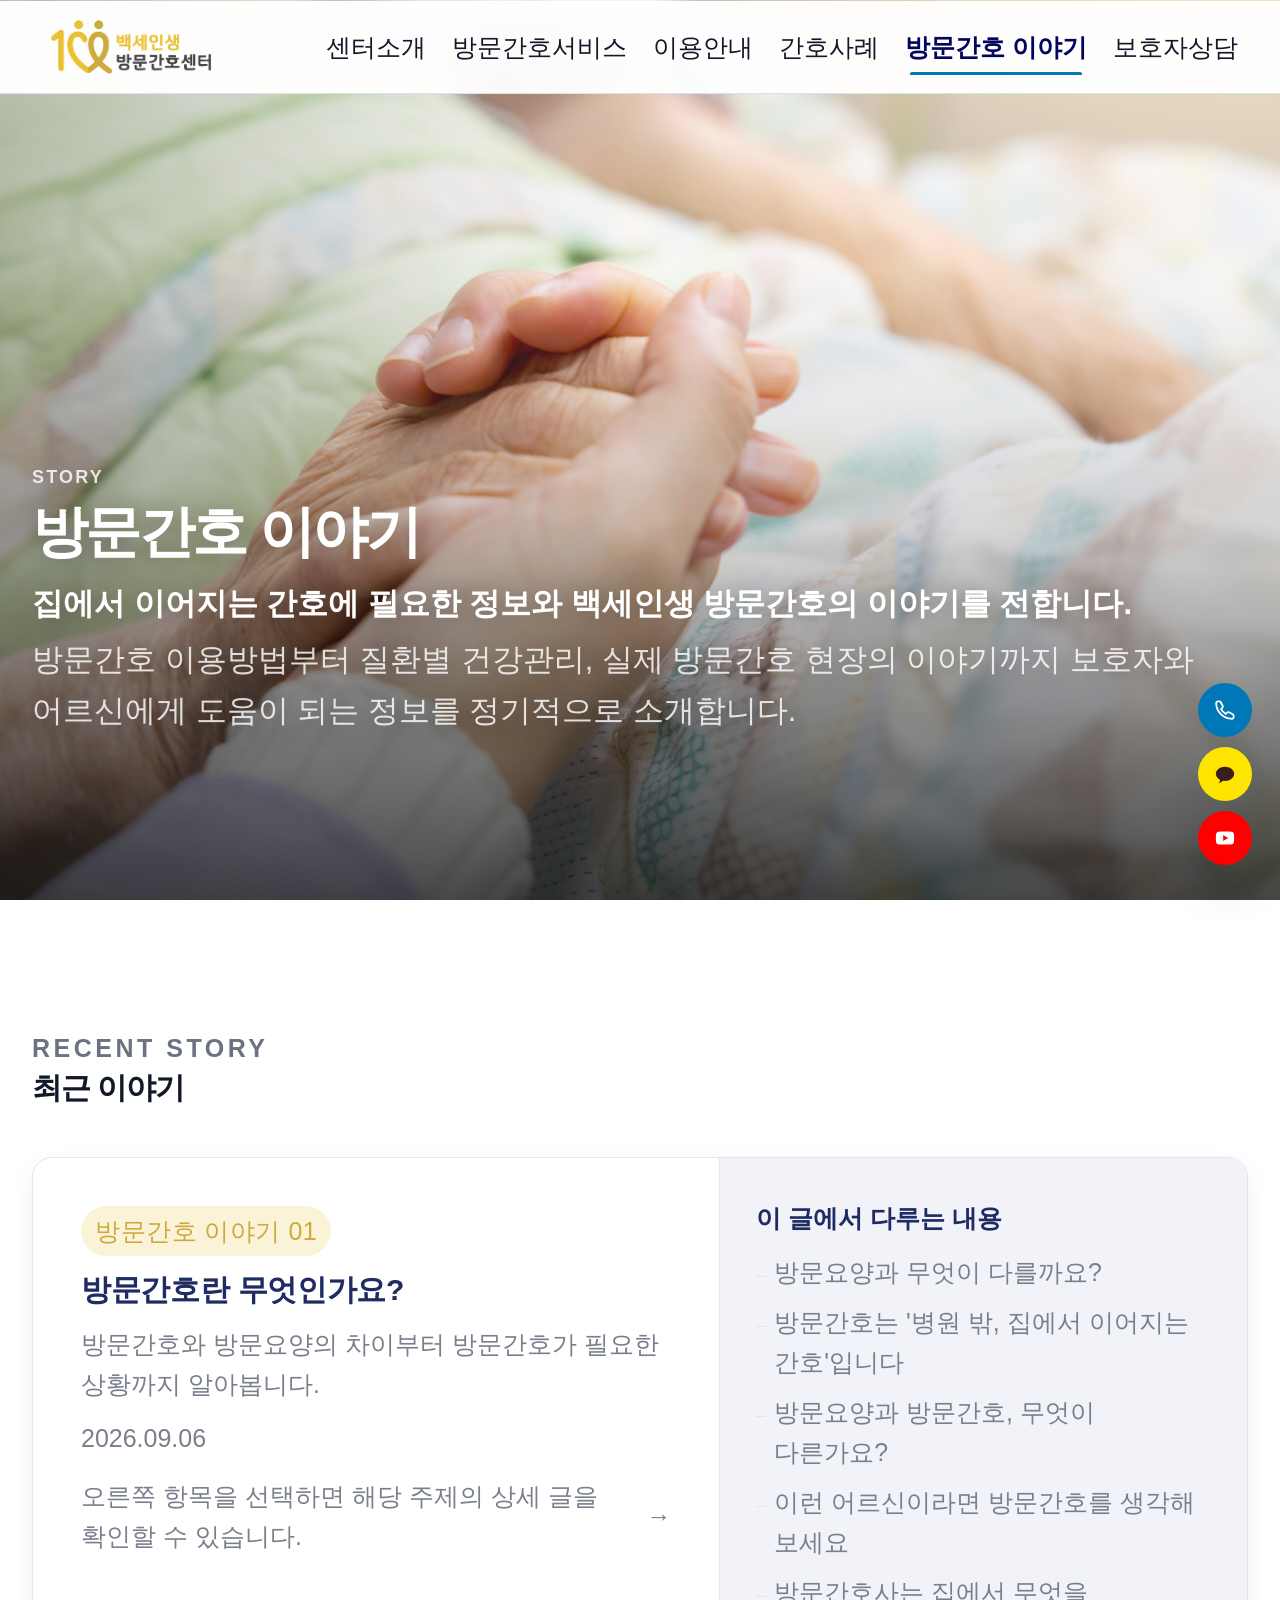
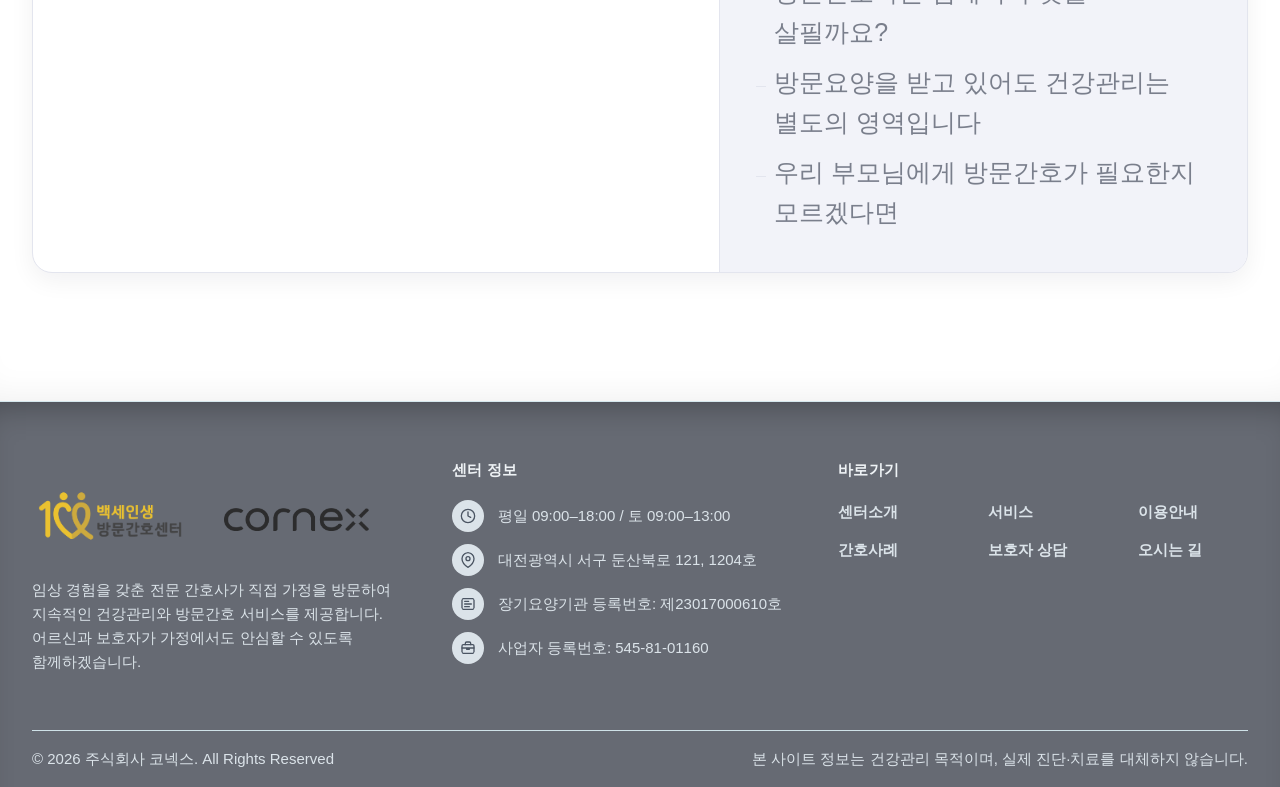
<file: board.html>
﻿<!DOCTYPE html>
<html lang="ko">
<head>
  <meta charset="UTF-8">
  <meta name="viewport" content="width=device-width, initial-scale=1.0">
  <title>방문간호 이야기 | 백세인생 방문간호</title>
  <meta name="description" content="집에서 이어지는 간호에 필요한 정보를 전하는 백세인생 방문간호센터의 방문간호 이야기입니다.">
  <meta name="robots" content="index, follow">
  <link rel="canonical" href="https://xn--3h3bm9f1hu4t.com/board.html">
  <meta property="og:type" content="website">
  <meta property="og:title" content="방문간호 이야기 | 백세인생 방문간호">
  <meta property="og:description" content="집에서 이어지는 간호에 필요한 정보를 전하는 백세인생 방문간호센터의 방문간호 이야기입니다.">
  <meta property="og:image" content="https://xn--3h3bm9f1hu4t.com/images/png/Logo.png">
  <meta property="og:url" content="https://xn--3h3bm9f1hu4t.com/board.html">
  <meta property="og:site_name" content="백세인생 방문간호센터">
  <meta name="twitter:card" content="summary_large_image">
  <meta name="twitter:title" content="방문간호 이야기 | 백세인생 방문간호">
  <meta name="twitter:description" content="집에서 이어지는 간호에 필요한 정보를 전하는 백세인생 방문간호센터의 방문간호 이야기입니다.">
  <meta name="twitter:image" content="https://xn--3h3bm9f1hu4t.com/images/png/Logo.png">
  <script src="js/board-intro-guard.js?v=20260904-r1"></script>
  <link rel="preconnect" href="https://fonts.googleapis.com">
  <link rel="preconnect" href="https://fonts.gstatic.com" crossorigin>
  <link href="https://fonts.googleapis.com/css2?family=Noto+Sans+KR:wght@300;400;500;700;800&display=swap" rel="stylesheet">
  <link rel="stylesheet" href="css/style.css?v=20260904-r5">
  <link rel="stylesheet" href="css/board.css?v=20260906-r20">
  <link rel="stylesheet" href="css/story.css?v=20260910-r13">
  <link rel="stylesheet" href="css/consistency.css?v=20260905-r197">
  <link rel="stylesheet" href="css/no-copy.css?v=20260905-r1">
  <meta http-equiv="Content-Security-Policy" content="default-src 'self'; script-src 'self'; style-src 'self' https://fonts.googleapis.com; font-src https://fonts.gstatic.com; img-src 'self' https:; connect-src 'self' https://script.google.com https://script.googleusercontent.com; object-src 'none'; base-uri 'self'; form-action 'self';">
  <script type="application/ld+json">
  {
    "@context": "https://schema.org",
    "@type": "BreadcrumbList",
    "itemListElement": [
      { "@type": "ListItem", "position": 1, "name": "홈", "item": "https://xn--3h3bm9f1hu4t.com/" },
      { "@type": "ListItem", "position": 2, "name": "방문간호 이야기", "item": "https://xn--3h3bm9f1hu4t.com/board.html" }
    ]
  }
  </script>
</head>
<body data-page="board">
  <div id="header-placeholder"></div>

  <section class="page-header page-image-hero">
    <div class="container">
      <p class="section-tag">Story</p>
      <div class="page-header-content">
        <h1>방문간호 이야기</h1>
        <p class="page-header-desc">
          <strong>집에서 이어지는 간호에 필요한 정보와 백세인생 방문간호의 이야기를 전합니다.</strong>
          <span>방문간호 이용방법부터 질환별 건강관리, 실제 방문간호 현장의 이야기까지 보호자와 어르신에게 도움이 되는 정보를 정기적으로 소개합니다.</span>
        </p>
      </div>
    </div>
  </section>

  <main class="board-main">
    <!--
      board-legacy-hidden: 기존 Google Sheets 연동 게시판 UI 임시 비활성화 (2026-09-07).
      추후 새 블로그형 콘텐츠 목록으로 교체하기 전까지 화면 노출만 끈 상태입니다.
      기존 게시판을 다시 활성화하려면 아래 class="board-section board-legacy-hidden"에서
      board-legacy-hidden만 제거하세요. (css/board.css의 .board-legacy-hidden 규칙 참고)
    -->
    <section class="board-section board-legacy-hidden">
      <div class="container">
        <div class="board-toolbar" aria-live="polite">
          <p class="board-summary" id="boardSummary">게시글을 불러오는 중입니다.</p>
          <form class="board-search-form" id="boardSearchForm" role="search">
            <label for="boardSearchInput" class="board-visually-hidden">게시글 검색</label>
            <input type="search" id="boardSearchInput" class="board-search-input" placeholder="제목 또는 키워드 입력" autocomplete="off">
            <button type="button" id="boardSearchClear" class="board-search-clear" aria-label="검색어 지우기" hidden>&times;</button>
            <button type="submit" class="board-search-submit">검색</button>
          </form>
        </div>
        <div class="board-filter-bar">
          <div class="board-category-tabs" id="boardCategoryTabs" role="tablist" aria-label="카테고리 필터"></div>
        </div>
        <div class="board-table-wrap">
          <table class="board-table">
            <thead>
              <tr>
                <th scope="col">번호</th>
                <th scope="col">제목</th>
                <th scope="col">키워드</th>
                <th scope="col">작성일</th>
              </tr>
            </thead>
            <tbody id="boardList"></tbody>
          </table>
        </div>
        <nav id="boardPagination" class="board-pagination" aria-label="페이지 네비게이션"></nav>
      </div>
    </section>

    <!--
      새 블로그형 「방문간호 이야기」 첫 화면.
      데이터는 js/story-data.js, 렌더링은 js/story.js가 담당하며 기존 게시판(위 board-section)과는
      완전히 별개로 동작한다. 콘텐츠는 2주 간격으로 STORY_POSTS 배열에 누적된다.
    -->
    <section class="story-section">
      <div class="container">
        <div class="section-header">
          <p class="section-tag">Recent Story</p>
          <h2>최근 이야기</h2>
        </div>
        <div id="storyFeatured" class="story-featured"></div>

        <div id="storyListWrap" class="story-list-wrap" hidden>
          <div class="section-header">
            <p class="section-tag">Archive</p>
            <h2>이야기</h2>
          </div>
          <ul id="storyList" class="story-list"></ul>
        </div>
      </div>
    </section>
  </main>

  <div id="footer-placeholder"></div>
  <script src="js/board-data.js"></script>
  <script src="js/board.js?v=20260906-r11"></script>
  <script src="js/story-data.js?v=20260907-r2"></script>
  <script src="js/story.js?v=20260910-r4"></script>
  <script src="js/main.js?v=20260904-r20"></script>
  <script src="js/no-copy.js?v=20260905-r1"></script>
</body>
</html>
</file>
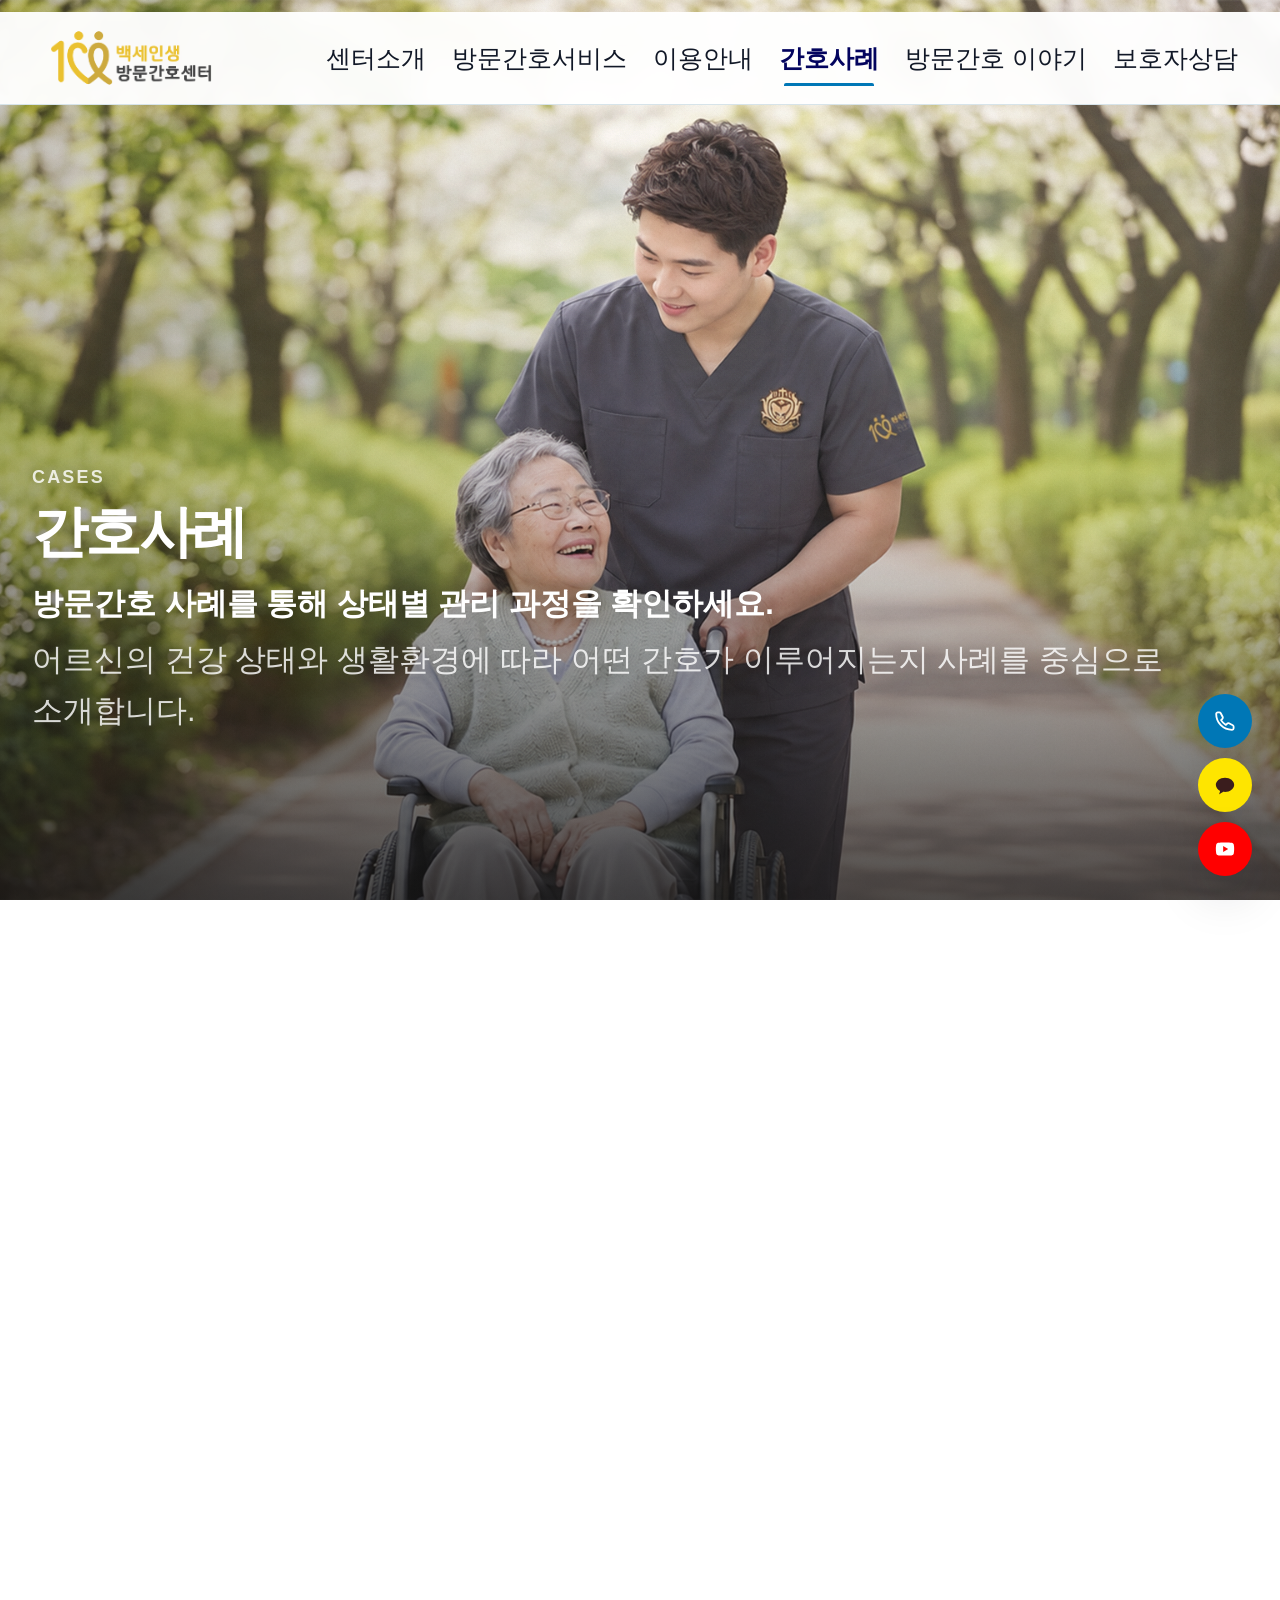
<file: case.html>
﻿<!DOCTYPE html>
<html lang="ko">
<head>
  <meta charset="UTF-8">
  <meta name="viewport" content="width=device-width, initial-scale=1.0">
  <title>간호사례 | 백세인생 방문간호센터</title>
  <meta name="description" content="욕창 관리, 만성질환 관리, 재활간호 등 백세인생 방문간호센터의 실제 방문간호 관리 사례를 소개합니다.">
  <meta name="robots" content="index, follow">
  <link rel="canonical" href="https://xn--3h3bm9f1hu4t.com/case.html">
  <meta property="og:type" content="website">
  <meta property="og:title" content="간호사례 | 백세인생 방문간호센터">
  <meta property="og:description" content="욕창 관리, 만성질환 관리, 재활간호 등 백세인생 방문간호센터의 실제 방문간호 관리 사례를 소개합니다.">
  <meta property="og:image" content="https://xn--3h3bm9f1hu4t.com/images/png/Logo.png">
  <meta property="og:url" content="https://xn--3h3bm9f1hu4t.com/case.html">
  <meta property="og:site_name" content="백세인생 방문간호센터">
  <meta name="twitter:card" content="summary_large_image">
  <meta name="twitter:title" content="간호사례 | 백세인생 방문간호센터">
  <meta name="twitter:description" content="욕창 관리, 만성질환 관리, 재활간호 등 백세인생 방문간호센터의 실제 방문간호 관리 사례를 소개합니다.">
  <meta name="twitter:image" content="https://xn--3h3bm9f1hu4t.com/images/png/Logo.png">
  <link rel="preconnect" href="https://fonts.googleapis.com">
  <link rel="preconnect" href="https://fonts.gstatic.com" crossorigin>
  <link href="https://fonts.googleapis.com/css2?family=Noto+Sans+KR:wght@300;400;500;700;800&display=swap" rel="stylesheet">
  <link rel="stylesheet" href="css/style.css?v=20260904-r5">
  <link rel="stylesheet" href="css/case.css?v=20260905-r32">
  <link rel="stylesheet" href="css/consistency.css?v=20260905-r197">
  <link rel="stylesheet" href="css/no-copy.css?v=20260905-r1">
  <meta http-equiv="Content-Security-Policy" content="default-src 'self'; script-src 'self'; style-src 'self' https://fonts.googleapis.com; font-src https://fonts.gstatic.com; img-src 'self'; connect-src 'self'; object-src 'none'; base-uri 'self'; form-action 'self';">
  <script type="application/ld+json">
  {
    "@context": "https://schema.org",
    "@type": "BreadcrumbList",
    "itemListElement": [
      { "@type": "ListItem", "position": 1, "name": "홈", "item": "https://xn--3h3bm9f1hu4t.com/" },
      { "@type": "ListItem", "position": 2, "name": "간호사례", "item": "https://xn--3h3bm9f1hu4t.com/case.html" }
    ]
  }
  </script>
</head>
<body data-page="case">

  <div id="header-placeholder"></div>

  <nav class="case-quick-nav" id="caseQuickNav" aria-label="간호사례 빠른 선택">
    <a href="#case-01" class="case-quick-link" aria-label="욕창 관리"><svg width="22" height="22" viewBox="0 0 24 24" fill="none" stroke="currentColor" stroke-width="1.8" stroke-linecap="round" stroke-linejoin="round" aria-hidden="true"><path d="M12 22s8-4 8-10V5l-8-3-8 3v7c0 6 8 10 8 10z"/></svg><span>욕창 관리</span></a>
    <a href="#case-02" class="case-quick-link" aria-label="이상 징후 발견"><svg width="22" height="22" viewBox="0 0 24 24" fill="none" stroke="currentColor" stroke-width="1.8" stroke-linecap="round" stroke-linejoin="round" aria-hidden="true"><path d="M10.3 2.9 1.8 18a2 2 0 001.74 3h16.92a2 2 0 001.74-3L12.7 2.9a2 2 0 00-2.4 0Z"/><path d="M12 9v4"/><path d="M12 17h.01"/></svg><span>이상 징후 발견</span></a>
    <a href="#case-03" class="case-quick-link" aria-label="퇴원 후 관리"><svg width="22" height="22" viewBox="0 0 24 24" fill="none" stroke="currentColor" stroke-width="1.8" stroke-linecap="round" stroke-linejoin="round" aria-hidden="true"><circle cx="9" cy="4" r="2"/><path d="M9 7v5.5a2 2 0 002 2h4"/><path d="M9 9.5h4"/><path d="M15 14.5l3 4.5"/><path d="M8 9.5a6 6 0 108 8.5"/></svg><span>퇴원 후 관리</span></a>
    <a href="#case-04" class="case-quick-link" aria-label="재발 예방 교육"><svg width="22" height="22" viewBox="0 0 24 24" fill="none" stroke="currentColor" stroke-width="1.8" stroke-linecap="round" stroke-linejoin="round" aria-hidden="true"><path d="M3 12a9 9 0 0115.1-6.6L21 8"/><path d="M21 3v5h-5"/><path d="M21 12a9 9 0 01-15.1 6.6L3 16"/><path d="M3 21v-5h5"/></svg><span>재발 예방 교육</span></a>
    <a href="#case-05" class="case-quick-link" aria-label="튜브 관리"><svg width="22" height="22" viewBox="0 0 24 24" fill="none" stroke="currentColor" stroke-width="1.8" stroke-linecap="round" stroke-linejoin="round" aria-hidden="true"><path d="M4 4v6a4 4 0 004 4h8a4 4 0 014 4v2"/><path d="M2 4h4"/><path d="M18 20h4"/><circle cx="12" cy="14" r="1.5"/></svg><span>튜브 관리</span></a>
    <a href="#case-06" class="case-quick-link" aria-label="혈압·혈당·복약 관리"><svg width="22" height="22" viewBox="0 0 24 24" fill="none" stroke="currentColor" stroke-width="1.8" stroke-linecap="round" stroke-linejoin="round" aria-hidden="true"><rect x="5" y="4" width="14" height="17" rx="2"/><path d="M9 4V2h6v2"/><path d="M12 9v7M8.5 12.5h7"/></svg><span>혈압·혈당·복약 관리</span></a>
    <a href="#case-07" class="case-quick-link" aria-label="응급의료 연계"><svg width="22" height="22" viewBox="0 0 24 24" fill="none" stroke="currentColor" stroke-width="1.8" stroke-linecap="round" stroke-linejoin="round" aria-hidden="true"><path d="M3 21h18"/><path d="M5 21V8l7-5 7 5v13"/><path d="M12 11v6M9 14h6"/></svg><span>응급의료 연계</span></a>
    <a href="#case-08" class="case-quick-link" aria-label="이해를 잇는 방문간호"><svg width="22" height="22" viewBox="0 0 24 24" fill="none" stroke="currentColor" stroke-width="1.8" stroke-linecap="round" stroke-linejoin="round" aria-hidden="true"><path d="M4 19.5A2.5 2.5 0 016.5 17H20"/><path d="M6.5 2H20v20H6.5A2.5 2.5 0 014 19.5v-15A2.5 2.5 0 016.5 2Z"/><path d="m9 9 2 2 4-4"/><path d="M9 15h6"/></svg><span>이해를 잇는 방문간호</span></a>
  </nav>

  <div class="case-nav-hint" id="caseNavHint" aria-hidden="true">
    <strong>간호 사례 둘러보기</strong>
  </div>

  <!-- Page Header -->
  <section class="page-header page-image-hero">
    <div class="container">
      <p class="section-tag">Cases</p>
      <div class="page-header-content">
        <h1>간호사례</h1>
        <p class="page-header-desc">
          <strong>방문간호 사례를 통해 상태별 관리 과정을 확인하세요.</strong>
          <span>어르신의 건강 상태와 생활환경에 따라 어떤 간호가 이루어지는지 사례를 중심으로 소개합니다.</span>
        </p>
      </div>
    </div>
  </section>

  <main class="case-main">
    <div class="container-wide">
      <section class="case-opening" aria-labelledby="caseOpeningTitle">
        <header class="case-opening-hero reveal">
          <span class="case-opening-label">Nursing Beyond the Hospital</span>
          <h2 id="caseOpeningTitle">병원 밖에서도,<br><em>간호는 계속되어야 합니다.</em></h2>
          <p class="case-opening-lead">병원과 집 사이, 돌봄과 의료 사이의 공백을 이어가는<br class="desktop-only"> 백세인생 방문간호</p>
        </header>

        <div class="case-role" data-reveal-group>
          <div class="case-role-heading reveal">
            <span class="section-tag">Our Role</span>
            <h3>백세인생 방문간호가 하는 일</h3>
          </div>
          <div class="case-role-copy reveal">
            <p>어르신이 집에서 생활한다는 이유로 의료적 관찰까지 멈춰서는 안 됩니다. 백세인생방문간호센터는 간호사가 어르신의 생활 공간을 정기적으로 찾아가 건강 변화를 관찰하고, 필요한 간호를 제공하며, 이상 징후가 발견되면 보호자 및 의료기관과 연결하여 관리가 이어지도록 돕습니다.</p>
            <p>방문요양이 일상생활을 돕고 병원이 진단과 치료를 담당한다면, 방문간호는 그 사이에서 어르신의 건강 상태를 지속적으로 살피는 역할을 합니다. 혈압과 혈당, 상처, 영양, 배설, 보행과 움직임, 약물 복용, 정서 상태까지 생활 속에서 관찰하고 기록합니다.</p>
          </div>
        </div>

        <section class="case-continuity" aria-label="지속적인 간호관리 과정">
          <ol class="case-care-flow" data-reveal-group aria-label="관찰, 판단, 간호, 교육, 연결, 다시 살핌">
            <li class="case-care-step reveal">
              <div class="case-care-icon" aria-hidden="true"><svg width="26" height="26" viewBox="0 0 24 24" fill="none" stroke="currentColor" stroke-width="1.8" stroke-linecap="round" stroke-linejoin="round"><circle cx="11" cy="11" r="7"/><path d="m20 20-4-4"/><path d="M11 8v6M8 11h6"/></svg></div>
              <span>01</span><strong>관찰</strong>
            </li>
            <li class="case-care-step reveal">
              <div class="case-care-icon" aria-hidden="true"><svg width="26" height="26" viewBox="0 0 24 24" fill="none" stroke="currentColor" stroke-width="1.8" stroke-linecap="round" stroke-linejoin="round"><path d="M9 11l3 3L22 4"/><path d="M21 12v7a2 2 0 0 1-2 2H5a2 2 0 0 1-2-2V5a2 2 0 0 1 2-2h11"/></svg></div>
              <span>02</span><strong>판단</strong>
            </li>
            <li class="case-care-step reveal">
              <div class="case-care-icon" aria-hidden="true"><svg width="26" height="26" viewBox="0 0 24 24" fill="none" stroke="currentColor" stroke-width="1.8" stroke-linecap="round" stroke-linejoin="round"><rect x="3" y="3" width="18" height="18" rx="4"/><path d="M12 7v10M7 12h10"/></svg></div>
              <span>03</span><strong>간호</strong>
            </li>
            <li class="case-care-step reveal">
              <div class="case-care-icon" aria-hidden="true"><svg width="26" height="26" viewBox="0 0 24 24" fill="none" stroke="currentColor" stroke-width="1.8" stroke-linecap="round" stroke-linejoin="round"><path d="M4 19.5A2.5 2.5 0 0 1 6.5 17H20"/><path d="M6.5 2H20v20H6.5A2.5 2.5 0 0 1 4 19.5v-15A2.5 2.5 0 0 1 6.5 2Z"/></svg></div>
              <span>04</span><strong>교육</strong>
            </li>
            <li class="case-care-step reveal">
              <div class="case-care-icon" aria-hidden="true"><svg width="26" height="26" viewBox="0 0 24 24" fill="none" stroke="currentColor" stroke-width="1.8" stroke-linecap="round" stroke-linejoin="round"><path d="M3 21h18M5 21V8l7-5 7 5v13"/><path d="M9 13h6M12 10v6"/></svg></div>
              <span>05</span><strong>연결</strong>
            </li>
            <li class="case-care-step reveal">
              <div class="case-care-icon" aria-hidden="true"><svg width="26" height="26" viewBox="0 0 24 24" fill="none" stroke="currentColor" stroke-width="1.8" stroke-linecap="round" stroke-linejoin="round"><path d="M3 10.5 12 3l9 7.5"/><path d="M5 10v10h14V10"/><path d="M8 15a4 4 0 0 0 8 0"/></svg></div>
              <span>06</span><strong>다시 살핌</strong>
            </li>
          </ol>
        </section>

        <section class="case-stories-intro reveal" aria-labelledby="storiesTitle">
          <div class="case-stories-heading">
            <span class="section-tag">Nursing Stories</span>
            <h3 id="storiesTitle">간호사례를 소개하며</h3>
          </div>
          <div class="case-stories-copy">
            <p>만성질환을 안고 살아가는 어르신 가운데에는 혼자 지내시거나, 가족과 함께 생활하더라도 의료 지식 없이 건강 변화를 판단해야 하는 분들이 많습니다. 병원에 가야 할 변화인지, 조금 더 지켜봐도 되는 상태인지 알기 어려운 순간이 반복됩니다.</p>
            <p>작은 상처를 대수롭지 않게 여기거나 평소와 다른 증상을 지나치는 사이 치료가 필요한 시기를 놓칠 수도 있습니다. 집에 계시지만 의료의 손길이 충분히 닿지 않는 곳, 그 공백을 메우는 것이 방문간호입니다.</p>
            <p>아래 사례들은 백세인생방문간호센터의 간호사들이 실제 가정에서 경험한 사례를 바탕으로 정리했습니다. 각각의 이야기는 다르지만 공통점이 있습니다. <strong>‘정기적으로 찾아오는 간호사의 눈’</strong>이 있었고, 그 관찰이 필요한 간호와 교육, 의료기관 연계로 이어졌다는 점입니다.</p>
          </div>
          <p class="case-stories-photo-notice">※ 이용자의 개인정보 보호를 위해 실제 인물이 아닌 연출 이미지를 사용하였습니다.</p>
        </section>
      </section>

      <div class="case-list" data-reveal-group>

        <!-- Case 1 -->
        <article class="case-row reveal" id="case-01">
          <div class="case-row-media">
            <img src="images/png/c1.png?v=20260824" alt="사지마비 와상 어르신의 욕창·내성발톱 관리 방문간호 연출 이미지" width="900" height="1200">
            <div class="case-img-fallback">
              <svg width="40" height="40" viewBox="0 0 24 24" fill="none" stroke="currentColor" stroke-width="1.5" aria-hidden="true"><path d="M12 22s8-4 8-10V5l-8-3-8 3v7c0 6 8 10 8 10z"/></svg>
              <span>욕창·내성발톱 관리</span>
            </div>
          </div>
          <div class="case-row-content">
            <span class="case-index">Case 01</span>
            <div class="case-tags">
              <span class="case-tag">욕창 관리</span>
              <span class="case-tag">내성발톱 관리</span>
            </div>
            <h3>사지마비 와상 어르신의 욕창·내성발톱 관리</h3>
            <div class="case-content">
              <div class="case-section">
                <h4>방문간호 시작 전</h4>
                <p>신경손상으로 사지가 마비되어 1년째 와상 상태로 지내시던 여성 어르신입니다. 주 6일 방문요양 서비스를 이용하고 있었지만 의료적 상처 관리는 충분히 이루어지지 못하는 상황이었습니다.</p>
                <p>첫 방문 당시 엉덩이 두 곳과 양쪽 발뒤꿈치에 3단계 욕창이 있었고, 양쪽 엄지발가락에는 내성발톱으로 인한 염증과 고름이 관찰되었습니다. 오랜 와상 생활과 좋지 않은 영양 상태까지 겹쳐 상처 회복이 쉽지 않은 상황이었습니다.</p>
              </div>
              <div class="case-section">
                <h4>진행 과정</h4>
                <ul class="case-process-list">
                  <li>상처의 위치·크기·삼출물 등<br class="m-break"> 상태를 확인하고 기록하여 경과를 추적함</li>
                  <li>욕창의 단계와<br class="m-break"> 상처 상태에 맞춰 드레싱을 시행함</li>
                  <li>내성발톱의 염증을<br class="m-break"> 관찰하고 필요한 시점에 병원 진료로 연계함</li>
                  <li>체위변경과<br class="m-break"> 압력 분산 방법을 가족과 요양보호사에게 교육함</li>
                  <li>상처 회복을 돕기 위한<br class="m-break"> 영양 섭취 방법을 보호자와 상담함</li>
                </ul>
              </div>
              <div class="case-section">
                <h4>현재 관리 상황</h4>
                <p><strong>주 5회 방문, 지속적인 관찰과 드레싱.</strong> 상처의 작은 변화도 놓치지 않도록 주 5회 방문하여 상태를 관찰하고 드레싱을 지속했습니다.</p>
                <div class="case-process-image-item">
                  <img class="case-process-image" src="images/png/c1-1.png?v=20260905" alt="케이스 1 욕창 드레싱 경과 비교 이미지 (4월 16일 시행 전, 4월 27일 경과)" width="1000" height="500" loading="lazy">
                </div>
                <p>그 결과 발꿈치의 욕창은 사진에서처럼 호전되고 있습니다.</p>
              </div>
            </div>
            <p class="case-takeaway">상처를 한 번 처치하는 데서 끝나지 않고, 회복 과정 전체를 지속적으로 관찰하는 간호입니다.</p>
          </div>
        </article>

        <!-- Case 2 -->
        <article class="case-row reveal" id="case-02">
          <div class="case-row-media">
            <img src="images/png/c2.png?v=20260824" alt="출혈 이상 징후를 발견하고 의료기관으로 연계하는 방문간호 연출 이미지" width="900" height="1200">
            <div class="case-img-fallback">
              <svg width="40" height="40" viewBox="0 0 24 24" fill="none" stroke="currentColor" stroke-width="1.5" aria-hidden="true"><polyline points="22 12 18 12 15 21 9 3 6 12 2 12"/></svg>
              <span>이상 징후 발견·연계</span>
            </div>
          </div>
          <div class="case-row-content">
            <span class="case-index">Case 02</span>
            <div class="case-tags">
              <span class="case-tag">이상 징후 발견</span>
              <span class="case-tag">응급의료 연계</span>
            </div>
            <h3>치질인 줄 알았던 출혈 — 간호사의 관찰이 직장암 진단으로 이어지다</h3>
            <div class="case-content">
              <div class="case-section">
                <h4>방문간호 시작 전</h4>
                <p>장기요양 4등급을 받고 혼자 지내시는 남성 어르신입니다. 일주일째 대변에 피가 섞여 나온다고 했지만 오래된 치질 때문이라 생각해 약국에서 구입한 좌약을 스스로 사용하고 있었습니다.</p>
                <p>혼자 생활하는 어르신에게는 몸의 변화를 함께 살펴보고 판단해 줄 사람이 없는 경우가 많습니다.</p>
              </div>
              <div class="case-section">
                <h4>진행 과정</h4>
                <ul class="case-process-list">
                  <li>담당 간호사가 이야기를 듣고<br class="m-break"> 직접 화장실 변기 상태를 확인함</li>
                  <li>많은 양의 선홍색 출혈이 있고<br class="m-break"> 대변은 보이지 않는 것을 확인함</li>
                  <li>혈압 등 전반적인 상태를<br class="m-break"> 확인한 결과 평소와 다른 변화를 관찰함</li>
                  <li>출혈 양상과 전반적인 상태를<br class="m-break"> 종합하여 단순 치질로 보기 어렵다고 판단함</li>
                  <li>보호자에게 즉시 알리고<br class="m-break"> 권역응급의료센터 응급실 진료로 연계함</li>
                </ul>
              </div>
              <div class="case-section">
                <h4>현재 관리 상황</h4>
                <p>정밀검사 결과 직장암 진단을 받았습니다. 이후 병원 치료를 받고 있으며, 가정에서는 방문간호를 통해 치료 중 건강 상태를 관찰하고 이상 변화가 있을 경우 보호자 및 의료기관과 공유하는 관리를 이어가고 있습니다.</p>
              </div>
            </div>
            <p class="case-takeaway">방문간호는 진단을 대신하지 않습니다. 그러나 생활 속 이상 징후를 발견하고, 진단이 필요한 순간을 놓치지 않도록 의료기관으로 연결할 수 있습니다.</p>
          </div>
        </article>

        <!-- Case 3 -->
        <article class="case-row reveal" id="case-03">
          <div class="case-row-media">
            <img src="images/png/c3.png?v=20260824" alt="병원 퇴원 후 가정에서 재활간호를 이어가는 방문간호 연출 이미지" width="900" height="1200">
            <div class="case-img-fallback">
              <svg width="40" height="40" viewBox="0 0 24 24" fill="none" stroke="currentColor" stroke-width="1.5" aria-hidden="true"><circle cx="12" cy="5" r="3"/><path d="M12 8v8"/><path d="M8 12H5m14 0h-3"/></svg>
              <span>퇴원 후 재활간호</span>
            </div>
          </div>
          <div class="case-row-content">
            <span class="case-index">Case 03</span>
            <div class="case-tags">
              <span class="case-tag">재활간호</span>
              <span class="case-tag">퇴원 후 관리</span>
            </div>
            <h3>병원 퇴원 후 멈출 뻔했던 재활 — 가정에서 다시 이어가다</h3>
            <div class="case-content">
              <div class="case-section">
                <h4>방문간호 시작 전</h4>
                <p>장기요양 2등급 판정을 받은 남성 어르신입니다. 약 1년간 재활병원에서 치료를 받은 뒤 집으로 퇴원했지만, 가정에서 재활을 꾸준히 이어갈 방법이 마땅하지 않았습니다.</p>
                <p>거동이 어려운 어르신이 재활을 위해 의료기관을 자주 오가는 것은 현실적으로 쉽지 않습니다.</p>
              </div>
              <div class="case-section">
                <h4>진행 과정</h4>
                <ul class="case-process-list">
                  <li>담당 간호사가 주 6일,<br class="m-break"> 하루 1시간씩 가정을 방문하여 재활간호를 시행함</li>
                  <li>기능 상태에 맞춰<br class="m-break"> 관절운동과 근력운동을 시행함</li>
                  <li>매 방문마다<br class="m-break"> 운동 수행 정도와 근력·움직임 변화를 확인함</li>
                  <li>관찰 결과에 따라<br class="m-break"> 운동 범위와 단계를 조정함</li>
                </ul>
              </div>
              <div class="case-section">
                <h4>현재 관리 상황</h4>
                <p>꾸준한 재활간호를 이어가는 과정에서 몇 걸음씩 발을 떼기 시작했고, 다리의 힘과 움직임에서도 긍정적인 변화가 관찰되고 있습니다. 현재도 상태를 기록하며 운동 단계를 조정하고 있습니다.</p>
              </div>
            </div>
            <p class="case-takeaway">병원에서 집으로 돌아온 뒤에도 재활이 끊기지 않도록, 방문간호가 치료와 일상 사이의 공백을 이어갑니다.</p>
          </div>
        </article>

        <!-- Case 4 -->
        <article class="case-row reveal" id="case-04">
          <div class="case-row-media">
            <img src="images/png/c4.png?v=20260824" alt="당뇨발 상처를 관찰하고 관리하는 방문간호 연출 이미지" width="900" height="1200">
            <div class="case-img-fallback">
              <svg width="40" height="40" viewBox="0 0 24 24" fill="none" stroke="currentColor" stroke-width="1.5" aria-hidden="true"><path d="M20.84 4.61a5.5 5.5 0 00-7.78 0L12 5.67l-1.06-1.06a5.5 5.5 0 00-7.78 7.78l1.06 1.06L12 21.23l7.78-7.78 1.06-1.06a5.5 5.5 0 000-7.78z"/></svg>
              <span>당뇨발 관리</span>
            </div>
          </div>
          <div class="case-row-content">
            <span class="case-index">Case 04</span>
            <div class="case-tags">
              <span class="case-tag">당뇨발 관리</span>
              <span class="case-tag">재발 예방 교육</span>
            </div>
            <h3>작은 발가락 상처가 큰 위기가 되기 전에 — 당뇨발 관리</h3>
            <div class="case-content">
              <div class="case-section">
                <h4>방문간호 시작 전</h4>
                <p>20년 넘게 당뇨를 앓아 온 남성 어르신입니다. 발가락의 작은 상처를 대수롭지 않게 여겼지만 상처는 잘 아물지 않고 점점 깊어지고 있었습니다.</p>
                <p>당뇨가 있는 어르신은 발의 감각 저하로 상처를 늦게 알아차릴 수 있고, 상처 회복이 지연되거나 감염으로 이어질 위험이 있어 세심한 관찰이 필요합니다.</p>
              </div>
              <div class="case-section">
                <h4>진행 과정</h4>
                <ul class="case-process-list">
                  <li>상처 상태를<br class="m-break"> 정기적으로 확인하고 상태에 맞는 드레싱을 시행함</li>
                  <li>상처 관리와 함께<br class="m-break"> 혈당을 측정하여 당뇨 관리 상태를 확인함</li>
                  <li>감염이 의심되는<br class="m-break"> 변화가 있을 때 병원 진료로 연계함</li>
                  <li>발 관찰법, 발톱 관리,<br class="m-break"> 신발 선택 등 재발 예방 교육을 시행함</li>
                </ul>
              </div>
              <div class="case-section">
                <h4>현재 관리 상황</h4>
                <p>현재도 상처 경과와 혈당을 함께 확인하며 새로운 상처가 생기지 않는지 발 전체를 관찰하고 있습니다.</p>
              </div>
            </div>
            <p class="case-takeaway">상처만 보는 것이 아니라 상처에 영향을 주는 만성질환과 생활습관까지 함께 살피는 것이 방문간호입니다.</p>
          </div>
        </article>

        <!-- Case 5 -->
        <article class="case-row reveal" id="case-05">
          <div class="case-row-media">
            <img src="images/png/c5.png?v=20260824" alt="경관영양튜브와 유치도뇨관을 관리하는 방문간호 연출 이미지" width="900" height="1200">
            <div class="case-img-fallback">
              <svg width="40" height="40" viewBox="0 0 24 24" fill="none" stroke="currentColor" stroke-width="1.5" aria-hidden="true"><line x1="12" y1="2" x2="12" y2="22"/><path d="M17 5H9.5a3.5 3.5 0 000 7h5a3.5 3.5 0 010 7H6"/></svg>
              <span>튜브 관리</span>
            </div>
          </div>
          <div class="case-row-content">
            <span class="case-index">Case 05</span>
            <div class="case-tags">
              <span class="case-tag">튜브 관리</span>
              <span class="case-tag">가족 교육</span>
            </div>
            <h3>가족이 감당하기 어려운 튜브 관리 — 간호사가 함께합니다</h3>
            <div class="case-content">
              <div class="case-section">
                <h4>방문간호 시작 전</h4>
                <p>뇌졸중 후유증으로 와상 상태인 여성 어르신입니다. 경관영양튜브를 통해 영양을 공급받고 유치도뇨관도 사용하고 있었습니다.</p>
                <p>가족이 정성껏 돌보고 있었지만 튜브의 막힘이나 빠짐, 소변 상태의 변화, 주변 피부 자극처럼 의료적 판단이 필요한 순간마다 불안이 컸습니다.</p>
              </div>
              <div class="case-section">
                <h4>진행 과정</h4>
                <ul class="case-process-list">
                  <li>의사의 방문간호지시서에 따라<br class="m-break"> 튜브 상태를 정기적으로 점검함</li>
                  <li>경관영양튜브의 고정 상태와<br class="m-break"> 영양공급 경로, 주변 피부를 관찰함</li>
                  <li>유치도뇨관의 상태와<br class="m-break"> 감염 의심 징후를 관찰하고 필요한 관리를 시행함</li>
                  <li>가족이 일상에서<br class="m-break"> 확인할 관찰 포인트를 교육함</li>
                  <li>이상 변화 시 센터에 연락하고<br class="m-break"> 필요한 진료로 연결하는 체계를 마련함</li>
                </ul>
              </div>
              <div class="case-section">
                <h4>현재 관리 상황</h4>
                <p>현재도 튜브와 주변 피부 상태, 감염 의심 징후를 지속적으로 관찰하고 있습니다. 가족은 의료적 판단이 필요한 부분을 간호사와 상의하면서 일상 돌봄에 보다 안정적으로 집중할 수 있게 되었습니다.</p>
              </div>
            </div>
            <p class="case-takeaway">가족의 사랑만으로 감당하기 어려운 의료적 관리 영역을 간호사가 함께 책임지고 살핍니다.</p>
          </div>
        </article>

        <!-- Case 6 -->
        <article class="case-row reveal" id="case-06">
          <div class="case-row-media">
            <img src="images/png/c6.png?v=20260824" alt="혈압과 혈당 기록을 바탕으로 만성질환을 관리하는 방문간호 연출 이미지" width="900" height="1200">
            <div class="case-img-fallback">
              <svg width="40" height="40" viewBox="0 0 24 24" fill="none" stroke="currentColor" stroke-width="1.5" aria-hidden="true"><path d="M17 21v-2a4 4 0 00-4-4H5a4 4 0 00-4 4v2"/><circle cx="9" cy="7" r="4"/><path d="M23 21v-2a4 4 0 00-3-3.87"/><path d="M16 3.13a4 4 0 010 7.75"/></svg>
              <span>만성질환 관리</span>
            </div>
          </div>
          <div class="case-row-content">
            <span class="case-index">Case 06</span>
            <div class="case-tags">
              <span class="case-tag">혈압·혈당 관리</span>
              <span class="case-tag">복약 관리</span>
            </div>
            <h3>혈압·혈당 수첩 한 권이 만든 변화 — 만성질환 관리</h3>
            <div class="case-content">
              <div class="case-section">
                <h4>방문간호 시작 전</h4>
                <p>고혈압과 당뇨를 함께 앓고 혼자 지내시는 어르신입니다. 약을 처방받고 있었지만 복용을 잊는 날이 많았고 혈압과 혈당을 집에서 측정하는 일도 거의 없었습니다.</p>
                <p>몇 달에 한 번 병원에서만 수치를 확인하다 보니 진료와 진료 사이에 나타나는 변화를 지속적으로 살피기 어려웠습니다.</p>
              </div>
              <div class="case-section">
                <h4>진행 과정</h4>
                <ul class="case-process-list">
                  <li>정기 방문하여<br class="m-break"> 혈압과 혈당을 측정하고 기록함</li>
                  <li>약물 복용 상태를<br class="m-break"> 확인하고 복약 습관을 함께 점검함</li>
                  <li>식사와 수분 섭취 등 생활 전반을 확인함</li>
                  <li>평소와 다른 수치나 변화가 있으면<br class="m-break"> 기록을 바탕으로 병원 진료를 받을 수 있도록 연계함</li>
                </ul>
              </div>
              <div class="case-section">
                <h4>현재 관리 상황</h4>
                <p>현재도 혈압·혈당 측정과 기록을 이어가고 있으며, 축적된 기록은 병원 진료 시 평소 상태를 설명하는 데 활용되고 있습니다.</p>
              </div>
            </div>
            <p class="case-takeaway">몇 달에 한 번의 진료와 다음 진료 사이, 그 긴 시간을 매주의 관찰로 이어주는 것이 방문간호입니다.</p>
          </div>
        </article>

        <!-- Case 7 -->
        <article class="case-row reveal" id="case-07">
          <div class="case-row-media">
            <img src="images/png/c7.png?v=20260824" alt="방문 중 보호자의 응급상황을 발견하고 대응하는 방문간호 연출 이미지" width="900" height="1200">
            <div class="case-img-fallback">
              <svg width="40" height="40" viewBox="0 0 24 24" fill="none" stroke="currentColor" stroke-width="1.5" aria-hidden="true"><polyline points="22 12 18 12 15 21 9 3 6 12 2 12"/></svg>
              <span>응급상황 발견·대응</span>
            </div>
          </div>
          <div class="case-row-content">
            <span class="case-index">Case 07</span>
            <div class="case-tags">
              <span class="case-tag">응급상황 발견</span>
              <span class="case-tag">응급의료 연계</span>
            </div>
            <h3>“졸려요… 물 좀 주세요” — 방문 중 발견한 보호자의 응급상황</h3>
            <div class="case-content">
              <div class="case-section">
                <h4>방문간호 시작 전</h4>
                <p>기록적인 폭염이 이어지던 여름날, 담당 간호사가 어르신의 가정에서 간호를 진행하던 중 보호자가 온몸이 땀에 젖은 채 들어왔습니다. “기운이 없어요. 물 한 잔만…”이라고 했고 얼굴은 창백했으며 말도 점점 느려졌습니다.</p>
                <p>방문간호는 어르신을 위해 시작되지만, 정기적으로 가정을 찾는 간호사의 눈은 때로 가족의 위기까지 발견합니다.</p>
              </div>
              <div class="case-section">
                <h4>진행 과정</h4>
                <ul class="case-process-list">
                  <li>보호자를 즉시<br class="m-break"> 안전하게 눕히고 상태를 확인함</li>
                  <li>혈압 65/43mmHg의 매우 낮은 수치를 확인함</li>
                  <li>‘졸려요’라고 반복하며<br class="m-break"> 의식이 흐려지는 변화를 관찰함</li>
                  <li>다리를 올린 자세를<br class="m-break"> 취하도록 하고 즉시 센터에 상황을 보고함</li>
                  <li>센터에서 구급차를 요청하고<br class="m-break"> 도착할 때까지 의식과 상태 변화를 관찰함</li>
                </ul>
              </div>
              <div class="case-section">
                <h4>현재 관리 상황</h4>
                <p>보호자는 병원 치료 후 회복했습니다. 이후 어르신 방문 시 보호자의 상태도 함께 살피고, 폭염과 한파 등 계절별 건강 위험에 대한 생활 수칙을 안내하고 있습니다.</p>
              </div>
            </div>
            <p class="case-takeaway">평범한 ‘기운 없음’이나 ‘졸림’ 속에서 위험 신호를 읽어내고 응급의료체계로 신속히 연결하는 것, 의료인의 관찰이 필요한 이유입니다.</p>
          </div>
        </article>

        <!-- Case 8 -->
        <article class="case-row reveal" id="case-08">
          <div class="case-row-media">
            <img src="images/png/c8.png?v=20260824" alt="파킨슨병 어르신과 가족에게 눈높이 교육을 제공하는 방문간호 연출 이미지" width="900" height="1200">
            <div class="case-img-fallback">
              <svg width="40" height="40" viewBox="0 0 24 24" fill="none" stroke="currentColor" stroke-width="1.5" aria-hidden="true"><path d="M17 21v-2a4 4 0 00-4-4H5a4 4 0 00-4 4v2"/><circle cx="9" cy="7" r="4"/><path d="M23 21v-2a4 4 0 00-3-3.87"/><path d="M16 3.13a4 4 0 010 7.75"/></svg>
              <span>파킨슨병·가족 교육</span>
            </div>
          </div>
          <div class="case-row-content">
            <span class="case-index">Case 08</span>
            <div class="case-tags">
              <span class="case-tag">파킨슨병</span>
              <span class="case-tag">이해를 잇는 방문간호</span>
            </div>
            <h3>3시간의 경청에서 진료 동행까지 — 이해를 잇는 방문간호</h3>
            <div class="case-content">
              <div class="case-section">
                <h4>방문간호 시작 전</h4>
                <p>70대 파킨슨병 어르신은 질병 전에는 왕성하게 활동하던 전문가였지만, 병이 진행되며 몸이 뜻대로 움직이지 않고 발음이 부정확해지자 점차 위축되고 있었습니다. 외출하려는 어르신과 사고를 걱정하는 보호자 사이의 갈등도 커졌습니다.</p>
                <p>서로를 아끼는 마음은 같았지만 질병에 대한 이해가 부족해 두 사람 모두 지쳐가고 있었습니다.</p>
              </div>
              <div class="case-section">
                <h4>진행 과정</h4>
                <ul class="case-process-list">
                  <li>보호자의 요청으로 방문하여<br class="m-break"> 어르신의 이야기를 충분히 들으며 정서 상태를 확인함</li>
                  <li>대화와 이동 과정에서<br class="m-break"> 보행, 발음, 떨림 정도를 함께 관찰함</li>
                  <li>외부 활동 시 실제 보행과 행동 상태를<br class="m-break"> 확인하여 보호자 동행 하에 가능한 활동 범위를 판단함</li>
                  <li>관찰한 상태를 근거로<br class="m-break"> 보호자에게 질병 특성과 안전한 외출 방법을 설명함</li>
                  <li>환시 등은 파킨슨병 자체 또는<br class="m-break"> 일부 치료약과 관련될 수 있어 의료진과 상의하도록 안내함</li>
                  <li>발성·자세·보행<br class="m-break"> 재활간호와 정서적 지지를 지속함</li>
                  <li>필요에 따라 병원 검진에 동행하여<br class="m-break"> 진료 내용을 함께 듣고 쉬운 말로 다시 설명함</li>
                </ul>
              </div>
              <div class="case-section">
                <h4>현재 관리 상황</h4>
                <p>어르신과 보호자가 의료진의 설명을 충분히 이해하지 못해 불안해하는 상황에서, 방문간호사는 시간을 내어 병원 진료에 동행했습니다. 함께 의료진의 설명을 듣고, 진료 후에는 이해하기 어려웠던 내용과 오해가 있었던 부분을 어르신과 가족의 눈높이에 맞춰 다시 설명했습니다. 이러한 과정은 환자와 가족이 질환과 치료 방향을 보다 정확히 이해하고, 의료진의 치료 계획을 신뢰하며 꾸준히 이행할 수 있도록 돕는 중요한 연결고리가 되었습니다.</p>
              </div>
            </div>
            <p class="case-takeaway">진료실의 몇 분으로는 다 전하기 어려운 질병에 대한 이해를, 방문간호사는 어르신의 거실에서 어르신과 가족의 말로 이어갑니다.</p>
          </div>
        </article>

      </div>

      <section class="case-closing reveal" aria-labelledby="caseClosingTitle">
        <span class="section-tag">Continuity of Nursing</span>
        <h2 id="caseClosingTitle">백세인생의 방문간호는 이렇게 이어집니다</h2>
        <p class="case-closing-lead">백세인생의 간호사례는 서로 다른 질환과 상황을 담고 있지만, 간호의 흐름은 같습니다.</p>
        <ol class="case-closing-flow">
          <li>
            <span class="case-closing-num">01</span>
            <strong>관찰합니다.</strong>
            <p>정기적으로 찾아가 평소 상태를 알고 작은 변화까지 살핍니다.</p>
          </li>
          <li>
            <span class="case-closing-num">02</span>
            <strong>판단합니다.</strong>
            <p>간호사의 지식과 경험을 바탕으로 변화의 의미와 필요한 대응을 판단합니다.</p>
          </li>
          <li>
            <span class="case-closing-num">03</span>
            <strong>간호합니다.</strong>
            <p>상처, 만성질환, 튜브, 재활 등 어르신의 상태에 필요한 간호를 제공합니다.</p>
          </li>
          <li>
            <span class="case-closing-num">04</span>
            <strong>교육합니다.</strong>
            <p>어르신과 가족, 필요한 경우 요양보호사가 가정에서 함께 관리할 수 있도록 설명합니다.</p>
          </li>
          <li>
            <span class="case-closing-num">05</span>
            <strong>연결합니다.</strong>
            <p>진료가 필요한 변화는 보호자와 공유하고 의료기관으로 연결합니다.</p>
          </li>
          <li>
            <span class="case-closing-num">06</span>
            <strong>다시 살핍니다.</strong>
            <p>병원 진료나 처치 이후에도 가정에서 경과를 관찰하며 관리가 끊기지 않도록 합니다.</p>
          </li>
        </ol>
        <div class="case-closing-copy">
          <p>백세인생방문간호센터는 단순히 ‘간호사가 집으로 찾아가는 서비스’에 머물지 않습니다. 집에서 생활하는 장기요양 어르신에게 지속적인 간호관리 체계를 제공하고, 돌봄과 의료 사이의 공백을 이어가는 것을 지향합니다.</p>
          <p><strong>병원 밖에서도 간호는 계속되어야 합니다.</strong> 백세인생 방문간호가 어르신의 일상 가까이에서 그 간호를 이어갑니다.</p>
        </div>
      </section>
    </div>

    <!-- Case information notice -->
    <div class="case-disclaimer" id="caseDisclaimer">
      <div class="container">
        <svg width="16" height="16" viewBox="0 0 24 24" fill="none" stroke="currentColor" stroke-width="2" stroke-linecap="round" stroke-linejoin="round" aria-hidden="true"><circle cx="12" cy="12" r="10"/><line x1="12" y1="8" x2="12" y2="12"/><line x1="12" y1="16" x2="12.01" y2="16"/></svg>
        <p>본 사이트의 정보는 건강관리 목적이며, 실제 진단이나 치료를 대체하지 않습니다.</p>
      </div>
    </div>

  </main>

  <!-- CTA Banner -->
  <section class="cta-banner">
    <div class="container">
      <div class="cta-banner-inner">
        <div class="cta-banner-text">
          <h2>비슷한 상황이신가요?</h2>
          <p>전문 간호사가 상황에 맞는 서비스를 안내해 드립니다</p>
        </div>
        <div class="cta-banner-btns">
          <a href="counseling.html" class="btn btn-yellow btn-lg">온라인 상담 신청</a>
          <a href="tel:0427191350" class="btn btn-outline-navy btn-lg">
            <svg width="16" height="16" viewBox="0 0 24 24" fill="none" stroke="currentColor" stroke-width="2" stroke-linecap="round" stroke-linejoin="round" aria-hidden="true"><path d="M7.35 3.5 9.5 7.65a1.7 1.7 0 0 1-.38 1.98l-1.4 1.4a15.2 15.2 0 0 0 5.25 5.25l1.4-1.4a1.7 1.7 0 0 1 1.98-.38l4.15 2.15a1.7 1.7 0 0 1 .9 1.5v1.75a1.7 1.7 0 0 1-1.7 1.7C10.15 21.6 2.4 13.85 2.4 4.3a1.7 1.7 0 0 1 1.7-1.7h1.75a1.7 1.7 0 0 1 1.5.9Z"/></svg>
            바로 전화하기
          </a>
          <a href="#" class="btn btn-kakao btn-lg" data-kakao-chat>
            <svg width="16" height="16" viewBox="0 0 24 24" fill="currentColor" aria-hidden="true"><path d="M12 4C6.48 4 2 7.51 2 11.85c0 2.78 1.86 5.22 4.66 6.62-.2.75-.73 2.71-.84 3.13-.13.52.19.51.4.37.17-.11 2.65-1.8 3.73-2.53.66.1 1.35.15 2.05.15 5.52 0 10-3.51 10-7.85C22 7.51 17.52 4 12 4z"/></svg>
            카카오톡 채팅상담
          </a>
        </div>
      </div>
    </div>
  </section>

  <div id="footer-placeholder"></div>

  <script src="js/main.js?v=20260904-r20"></script>
  <script src="js/case.js?v=20260905-r9"></script>
  <script src="js/no-copy.js?v=20260905-r1"></script>
</body>
</html>
</file>
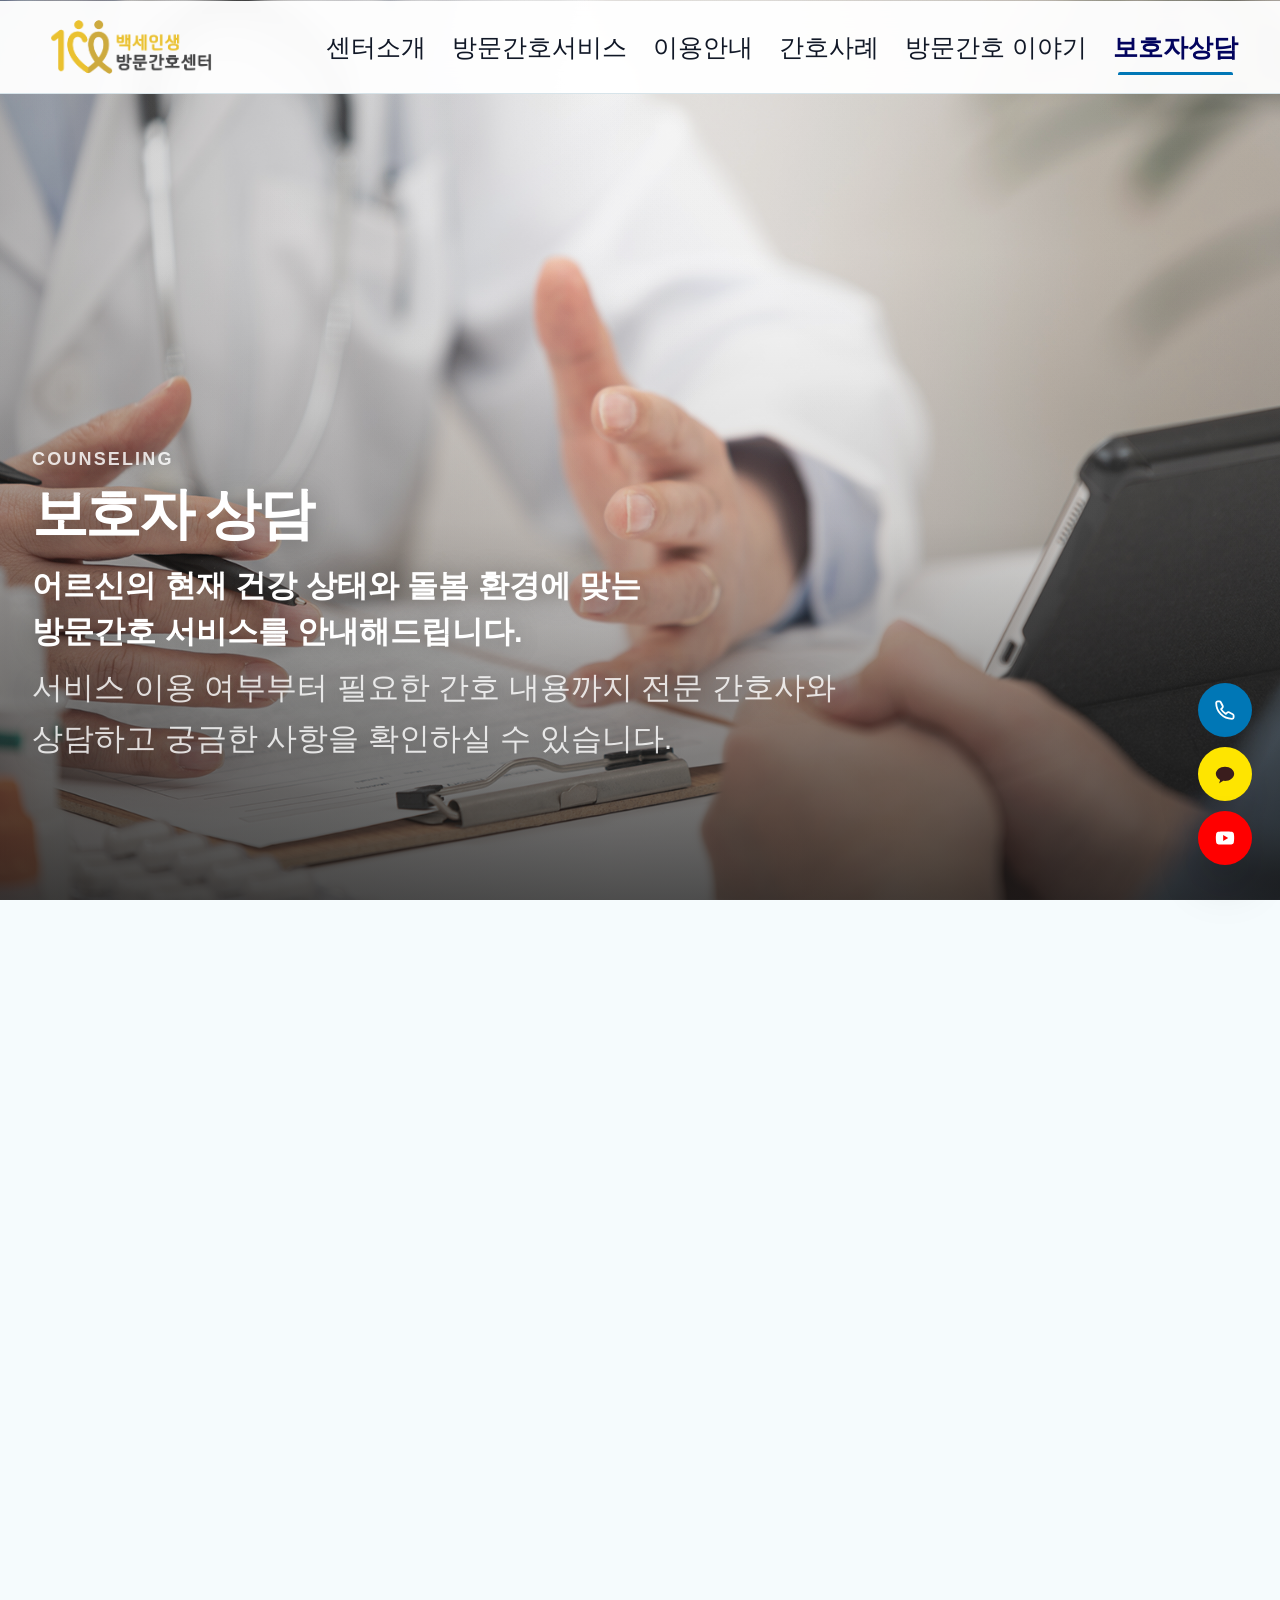
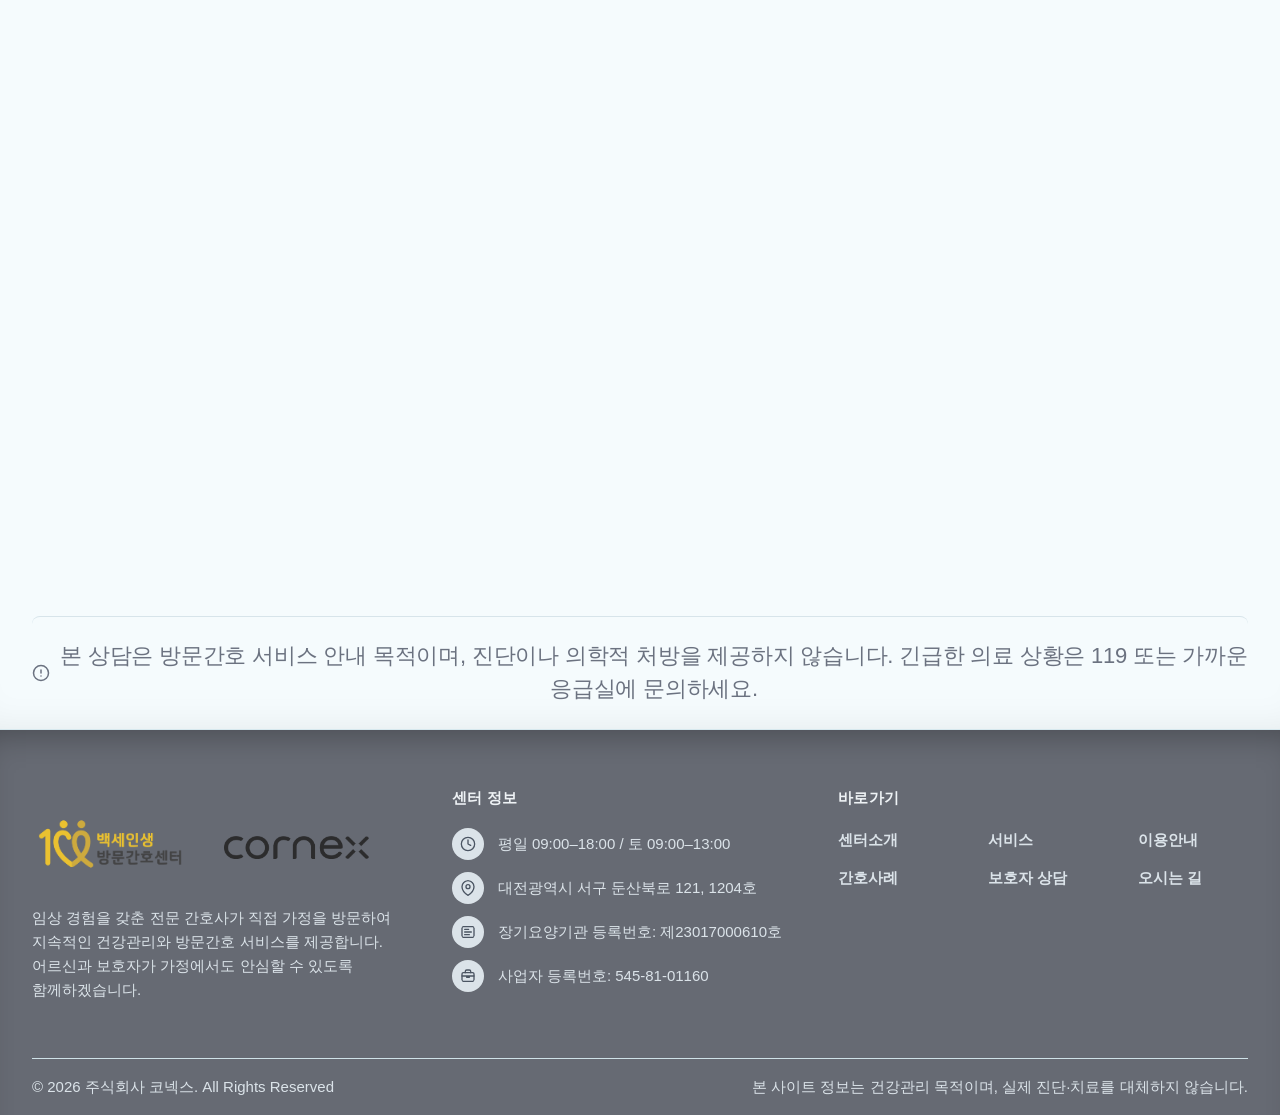
<file: counseling.html>
﻿<!DOCTYPE html>
<html lang="ko">
<head>
  <meta charset="UTF-8">
  <meta name="viewport" content="width=device-width, initial-scale=1.0">
  <title>보호자상담 | 백세인생 방문간호센터</title>
  <meta name="description" content="백세인생 방문간호센터에 온라인 상담을 신청하세요. 전문 간호사가 방문간호 서비스에 대한 자세한 안내를 드립니다.">
  <meta name="robots" content="index, follow">
  <link rel="canonical" href="https://xn--3h3bm9f1hu4t.com/counseling.html">
  <meta property="og:type" content="website">
  <meta property="og:title" content="보호자상담 | 백세인생 방문간호센터">
  <meta property="og:description" content="백세인생 방문간호센터에 온라인 상담을 신청하세요. 전문 간호사가 방문간호 서비스에 대한 자세한 안내를 드립니다.">
  <meta property="og:image" content="https://xn--3h3bm9f1hu4t.com/images/png/Logo.png">
  <meta property="og:url" content="https://xn--3h3bm9f1hu4t.com/counseling.html">
  <meta property="og:site_name" content="백세인생 방문간호센터">
  <meta name="twitter:card" content="summary_large_image">
  <meta name="twitter:title" content="보호자상담 | 백세인생 방문간호센터">
  <meta name="twitter:description" content="백세인생 방문간호센터에 온라인 상담을 신청하세요. 전문 간호사가 방문간호 서비스에 대한 자세한 안내를 드립니다.">
  <meta name="twitter:image" content="https://xn--3h3bm9f1hu4t.com/images/png/Logo.png">
  <link rel="preconnect" href="https://fonts.googleapis.com">
  <link rel="preconnect" href="https://fonts.gstatic.com" crossorigin>
  <link href="https://fonts.googleapis.com/css2?family=Noto+Sans+KR:wght@300;400;500;700;800&display=swap" rel="stylesheet">
  <link rel="stylesheet" href="css/style.css?v=20260904-r5">
  <link rel="stylesheet" href="css/counseling.css?v=20260722-r14">
  <link rel="stylesheet" href="css/consistency.css?v=20260905-r197">
  <link rel="stylesheet" href="css/no-copy.css?v=20260905-r1">
  <meta http-equiv="Content-Security-Policy" content="default-src 'self'; script-src 'self'; style-src 'self' https://fonts.googleapis.com; font-src https://fonts.gstatic.com; img-src 'self' data:; connect-src 'self' https://script.google.com https://script.googleusercontent.com; object-src 'none'; base-uri 'self'; form-action 'self';">
  <script type="application/ld+json">
  {
    "@context": "https://schema.org",
    "@type": "BreadcrumbList",
    "itemListElement": [
      { "@type": "ListItem", "position": 1, "name": "홈", "item": "https://xn--3h3bm9f1hu4t.com/" },
      { "@type": "ListItem", "position": 2, "name": "보호자상담", "item": "https://xn--3h3bm9f1hu4t.com/counseling.html" }
    ]
  }
  </script>
</head>
<body data-page="counseling">

  <div id="header-placeholder"></div>

  <!-- Page Header -->
  <section class="page-header page-image-hero">
    <div class="container">
      <p class="section-tag">Counseling</p>
      <div class="page-header-content">
        <h1>보호자 상담</h1>
        <p class="page-header-desc">
          <strong>어르신의 현재 건강 상태와 돌봄 환경에 맞는<br class="page-header-desc-break" aria-hidden="true"> 방문간호 서비스를 안내해드립니다.</strong>
          <span>서비스 이용 여부부터 필요한 간호 내용까지 전문 간호사와<br class="page-header-desc-break" aria-hidden="true"> 상담하고 궁금한 사항을 확인하실 수 있습니다.</span>
        </p>
      </div>
    </div>
  </section>

  <main class="counseling-main">
    <div class="container">
      <div class="counseling-grid">

        <!-- Form -->
        <div class="counseling-form-wrap reveal">
          <div class="form-head">
            <p class="section-tag">온라인 상담 신청</p>
            <h2>상담 신청서</h2>
            <p class="form-desc">작성하신 내용을 바탕으로 전문 간호사가 직접 연락드립니다. 평일 09:00–18:00, 토요일 09:00–13:00 내로 회신드립니다.</p>
          </div>

          <form class="consult-form" id="consultForm" novalidate>
            <div class="form-row">
              <div class="form-group">
                <label for="name">이름 <span class="required" aria-label="필수">*</span></label>
                <input type="text" id="name" name="name" placeholder="보호자 성함" autocomplete="name" required>
                <span class="form-error" id="name-error" role="alert"></span>
              </div>
              <div class="form-group">
                <label for="phone">연락처 <span class="required" aria-label="필수">*</span></label>
                <input type="tel" id="phone" name="phone" placeholder="010-0000-0000" autocomplete="tel" maxlength="13" required>
                <span class="form-error" id="phone-error" role="alert"></span>
              </div>
            </div>

            <div class="form-group">
              <label for="age">어르신 연령</label>
              <input type="text" id="age" name="age" placeholder="예: 75세">
            </div>

            <div class="form-group">
              <label>상담 방법 <span class="required" aria-label="필수">*</span></label>
              <div class="radio-group" role="radiogroup" aria-required="true">
                <label class="radio-label">
                  <input type="radio" name="consultType" value="전화" checked>
                  <span class="radio-mark"></span>
                  전화 상담
                </label>
                <label class="radio-label">
                  <input type="radio" name="consultType" value="방문">
                  <span class="radio-mark"></span>
                  방문 상담
                </label>

              </div>
              <span class="form-error" id="method-error" role="alert"></span>
            </div>

            <div class="form-group">
              <label>필요 서비스 (복수 선택 가능)</label>
              <div class="checkbox-group">
                <label class="checkbox-label">
                  <input type="checkbox" name="services" value="욕창·상처 관리">
                  <span class="check-mark"></span>
                  욕창·상처 관리
                </label>
                <label class="checkbox-label">
                  <input type="checkbox" name="services" value="만성질환 관리 보조">
                  <span class="check-mark"></span>
                  만성질환 관리 보조
                </label>
                <label class="checkbox-label">
                  <input type="checkbox" name="services" value="재활간호">
                  <span class="check-mark"></span>
                  재활간호
                </label>
                <label class="checkbox-label">
                  <input type="checkbox" name="services" value="튜브 관리">
                  <span class="check-mark"></span>
                  튜브 관리
                </label>
                <label class="checkbox-label">
                  <input type="checkbox" name="services" value="건강상태 관찰">
                  <span class="check-mark"></span>
                  건강상태 관찰
                </label>
                <label class="checkbox-label">
                  <input type="checkbox" name="services" value="기타 / 잘 모르겠어요">
                  <span class="check-mark"></span>
                  기타 / 잘 모르겠어요
                </label>
              </div>
            </div>

            <div class="form-group privacy-agree">
              <label class="checkbox-label">
                <input type="checkbox" id="privacyAgree" name="privacyAgree" required>
                <span><span class="required" aria-label="필수">*</span> 개인정보 수집·이용에 동의합니다. <button type="button" class="privacy-detail-btn" id="privacyDetailBtn">내용 보기</button></span>
                <span class="check-mark"></span>
              </label>
              <span class="form-error" id="privacy-error" role="alert"></span>
            </div>

            <!-- Privacy Detail (hidden by default) -->
            <div class="privacy-detail" id="privacyDetail" hidden>
              <h4>개인정보 수집·이용 안내</h4>
              <ul>
                <li><strong>수집 항목:</strong> 이름, 연락처, 어르신 연령, 상담 방법, 필요 서비스</li>
                <li><strong>수집 목적:</strong> 상담 회신 및 서비스 안내</li>
                <li><strong>보유 기간:</strong> 상담 완료 후 1년</li>
                <li><strong>제3자 제공:</strong> 없음</li>
              </ul>
              <p>동의를 거부할 권리가 있으며, 거부 시 상담 서비스 이용이 어렵습니다.</p>
            </div>

            <button type="submit" class="btn btn-navy btn-lg btn-full" id="submitBtn">
              상담 신청하기
              <svg width="18" height="18" viewBox="0 0 24 24" fill="none" stroke="currentColor" stroke-width="2" stroke-linecap="round" stroke-linejoin="round" aria-hidden="true"><line x1="5" y1="12" x2="19" y2="12"/><polyline points="12 5 19 12 12 19"/></svg>
            </button>

            <!-- Status Messages -->
            <div id="successMessage" class="form-status form-status-success" hidden role="status" aria-live="polite">
              <div class="status-icon" aria-hidden="true">
                <svg width="18" height="18" viewBox="0 0 24 24" fill="none" stroke="currentColor" stroke-width="2.5" stroke-linecap="round" stroke-linejoin="round"><polyline points="20 6 9 17 4 12"/></svg>
              </div>
              <div>
                <strong>상담 신청이 완료되었습니다.</strong>
                <p>평일 09:00–18:00 내 빠르게 연락드리겠습니다.</p>
              </div>
            </div>
            <div id="errorMessage" class="form-status form-status-error" hidden role="alert" aria-live="assertive">
              <div class="status-icon" aria-hidden="true">
                <svg width="18" height="18" viewBox="0 0 24 24" fill="none" stroke="currentColor" stroke-width="2.5" stroke-linecap="round" stroke-linejoin="round"><line x1="12" y1="8" x2="12" y2="13"/><line x1="12" y1="17" x2="12.01" y2="17"/><circle cx="12" cy="12" r="10"/></svg>
              </div>
              <div>
                <strong>전송에 실패했습니다.</strong>
                <p>페이지 새로고침 후 다시 신청해주세요.</p>
              </div>
            </div>
          </form>
        </div>

        <!-- Info Card -->
        <div class="counseling-info reveal">
          <div class="info-card">
            <h3>센터 연락처</h3>
            <div class="info-items">
              <div class="info-item">
                <div class="info-icon">
                  <svg width="18" height="18" viewBox="0 0 24 24" fill="none" stroke="currentColor" stroke-width="2" stroke-linecap="round" stroke-linejoin="round" aria-hidden="true"><path d="M7.35 3.5 9.5 7.65a1.7 1.7 0 0 1-.38 1.98l-1.4 1.4a15.2 15.2 0 0 0 5.25 5.25l1.4-1.4a1.7 1.7 0 0 1 1.98-.38l4.15 2.15a1.7 1.7 0 0 1 .9 1.5v1.75a1.7 1.7 0 0 1-1.7 1.7C10.15 21.6 2.4 13.85 2.4 4.3a1.7 1.7 0 0 1 1.7-1.7h1.75a1.7 1.7 0 0 1 1.5.9Z"/></svg>
                </div>
                <div class="info-text">
                  <span class="info-label">대표 전화</span>
                  <a href="tel:0427191350" class="info-value phone-link">042-719-1350</a>
                </div>
              </div>
              <div class="info-item">
                <div class="info-icon">
                  <svg width="18" height="18" viewBox="0 0 24 24" fill="none" stroke="currentColor" stroke-width="2" stroke-linecap="round" stroke-linejoin="round" aria-hidden="true"><circle cx="12" cy="12" r="10"/><polyline points="12 6 12 12 16 14"/></svg>
                </div>
                <div class="info-text">
                  <span class="info-label">운영시간</span>
                  <span class="info-value">평일 09:00 – 18:00</span>
                  <span class="info-value">토요일 09:00 – 13:00</span>
                  <span class="info-sub">일요일·공휴일 휴무</span>
                </div>
              </div>
              <div class="info-item">
                <div class="info-icon">
                  <svg width="18" height="18" viewBox="0 0 24 24" fill="none" stroke="currentColor" stroke-width="2" stroke-linecap="round" stroke-linejoin="round" aria-hidden="true"><path d="M21 10c0 7-9 13-9 13s-9-6-9-13a9 9 0 0118 0z"/><circle cx="12" cy="10" r="3"/></svg>
                </div>
                <div class="info-text">
                  <span class="info-label">주소</span>
                  <span class="info-value">대전광역시 서구 둔산북로 121, 1204호</span>
                </div>
              </div>
            </div>
          </div>

          <!-- 상담 Process -->
          <div class="consult-process">
            <h3>상담 진행 안내</h3>
            <ol class="consult-steps">
              <li>
                <span class="cs-num">1</span>
                <div>
                  <strong>상담 신청</strong>
                  <p>온라인 폼 또는 전화로 신청</p>
                </div>
              </li>
              <li>
                <span class="cs-num">2</span>
                <div>
                  <strong>담당자 확인</strong>
                  <p>운영시간 내 확인 후 연락</p>
                </div>
              </li>
              <li>
                <span class="cs-num">3</span>
                <div>
                  <strong>전문 간호사 상담</strong>
                  <p>상황에 맞는 서비스 안내</p>
                </div>
              </li>
              <li>
                <span class="cs-num">4</span>
                <div>
                  <strong>서비스 계획 수립</strong>
                  <p>방문 일정 및 서비스 결정</p>
                </div>
              </li>
            </ol>
          </div>

        </div>

      </div>

      <!-- 주의 안내 -->
      <div class="consult-notice">
        <svg width="18" height="18" viewBox="0 0 24 24" fill="none" stroke="currentColor" stroke-width="2" stroke-linecap="round" stroke-linejoin="round" aria-hidden="true"><circle cx="12" cy="12" r="10"/><line x1="12" y1="8" x2="12" y2="12"/><line x1="12" y1="16" x2="12.01" y2="16"/></svg>
        <p>본 상담은 방문간호 서비스 안내 목적이며, 진단이나 의학적 처방을 제공하지 않습니다. 긴급한 의료 상황은 119 또는 가까운 응급실에 문의하세요.</p>
      </div>
    </div>
  </main>

  <div id="footer-placeholder"></div>

  <script src="js/main.js?v=20260904-r20"></script>
  <script src="js/counseling.js?v=20260619-validate2"></script>
  <script src="js/no-copy.js?v=20260905-r1"></script>
</body>
</html>
</file>
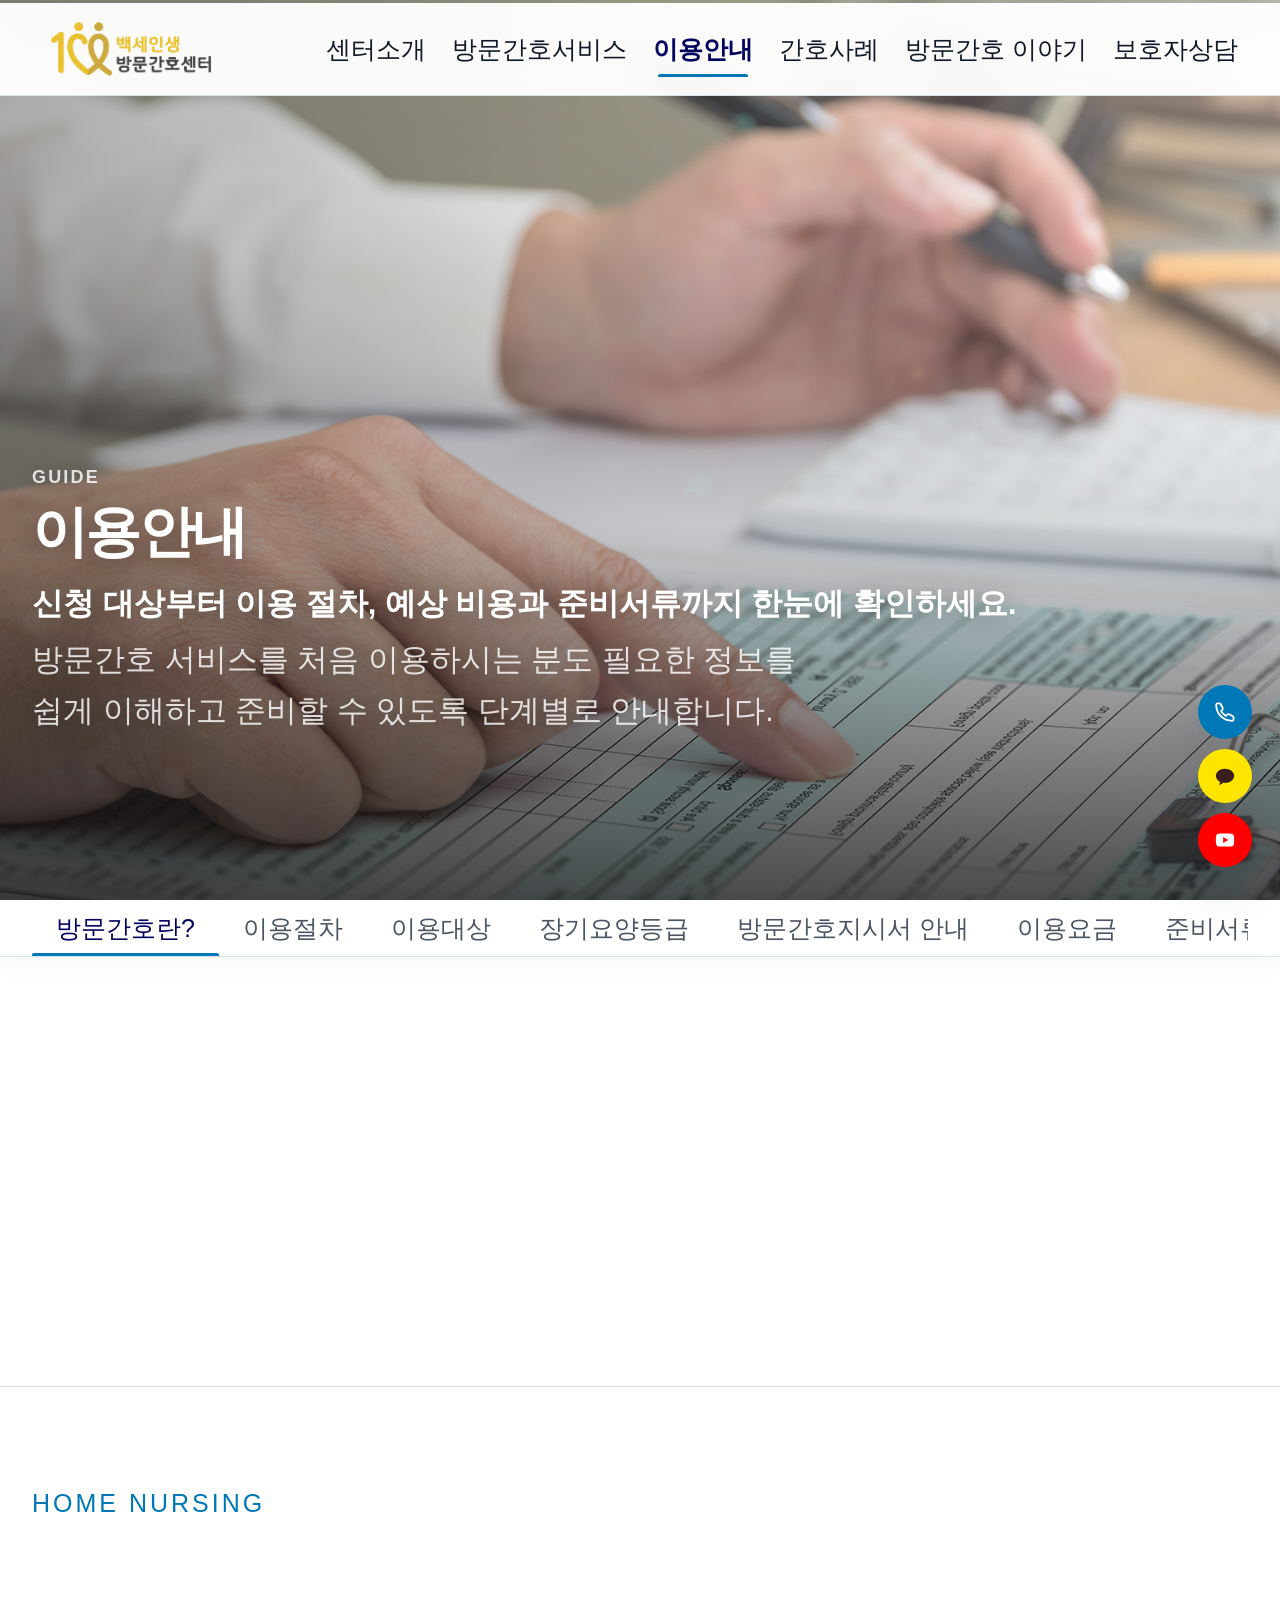
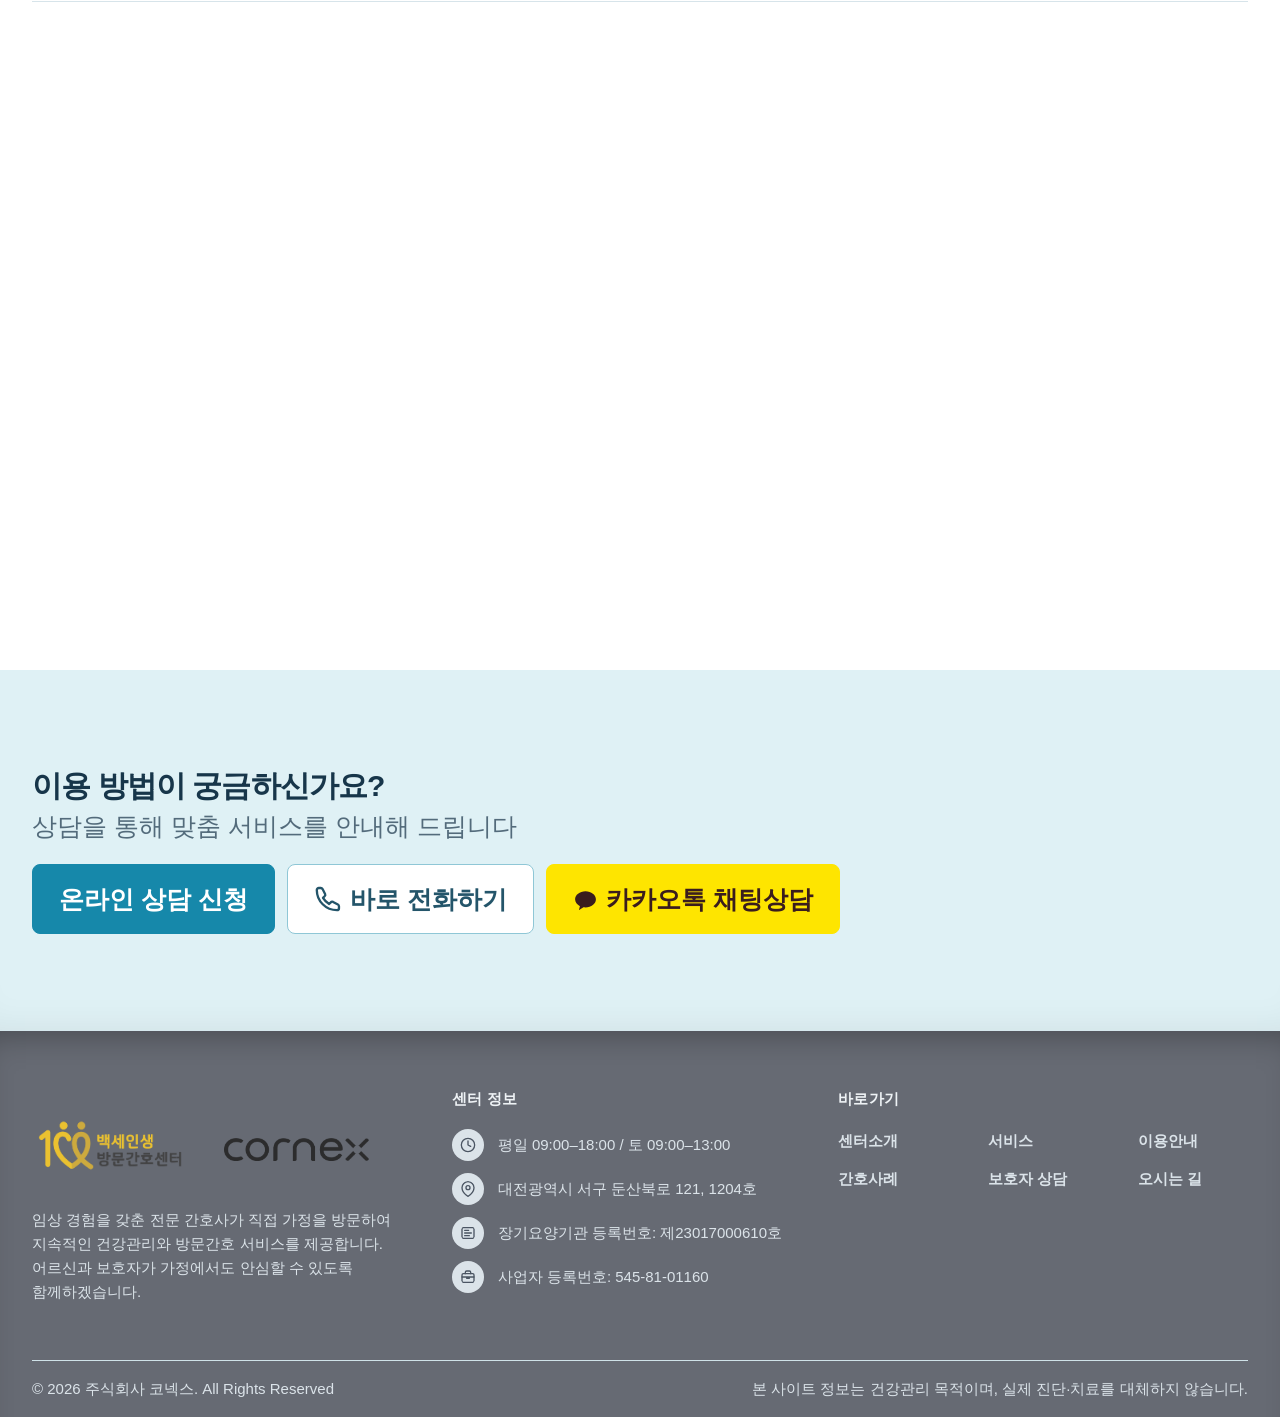
<file: guide.html>
﻿<!DOCTYPE html>
<html lang="ko">
<head>
  <meta charset="UTF-8">
  <meta name="viewport" content="width=device-width, initial-scale=1.0">
  <title>방문간호 이용안내 | 백세인생 방문간호센터</title>
  <meta name="description" content="백세인생 방문간호센터 이용 절차, 대상, 비용, 장기요양 등급 안내입니다.">
  <meta name="robots" content="index, follow">
  <link rel="canonical" href="https://xn--3h3bm9f1hu4t.com/guide.html">
  <meta property="og:type" content="website">
  <meta property="og:title" content="방문간호 이용안내 | 백세인생 방문간호센터">
  <meta property="og:description" content="백세인생 방문간호센터 이용 절차, 대상, 비용, 장기요양 등급 안내입니다.">
  <meta property="og:image" content="https://xn--3h3bm9f1hu4t.com/images/png/Logo.png">
  <meta property="og:url" content="https://xn--3h3bm9f1hu4t.com/guide.html">
  <meta property="og:site_name" content="백세인생 방문간호센터">
  <meta name="twitter:card" content="summary_large_image">
  <meta name="twitter:title" content="방문간호 이용안내 | 백세인생 방문간호센터">
  <meta name="twitter:description" content="백세인생 방문간호센터 이용 절차, 대상, 비용, 장기요양 등급 안내입니다.">
  <meta name="twitter:image" content="https://xn--3h3bm9f1hu4t.com/images/png/Logo.png">
  <link rel="preconnect" href="https://fonts.googleapis.com">
  <link rel="preconnect" href="https://fonts.gstatic.com" crossorigin>
  <link href="https://fonts.googleapis.com/css2?family=Noto+Sans+KR:wght@300;400;500;700;800&display=swap" rel="stylesheet">
  <link rel="stylesheet" href="css/style.css?v=20260904-r5">
  <link rel="stylesheet" href="css/guide.css?v=20260905-r2">
  <link rel="stylesheet" href="css/consistency.css?v=20260905-r197">
  <link rel="stylesheet" href="css/no-copy.css?v=20260905-r1">
  <meta http-equiv="Content-Security-Policy" content="default-src 'self'; script-src 'self'; style-src 'self' https://fonts.googleapis.com; font-src https://fonts.gstatic.com; img-src 'self'; connect-src 'self'; object-src 'none'; base-uri 'self'; form-action 'self';">
  <script type="application/ld+json">
  {
    "@context": "https://schema.org",
    "@type": "FAQPage",
    "mainEntity": [
      { "@type": "Question", "name": "방문간호는 누가 이용할 수 있나요?", "acceptedAnswer": { "@type": "Answer", "text": "노인장기요양보험 등급을 받은 분 중 가정에서 간호와 건강관리가 필요한 분이 이용할 수 있습니다. 현재 등급이 없으신 경우에도 센터로 문의하시면 장기요양등급 신청 절차부터 안내해 드립니다." } },
      { "@type": "Question", "name": "방문간호를 이용하려면 무엇이 필요한가요?", "acceptedAnswer": { "@type": "Answer", "text": "장기요양인정서와 개인별장기요양이용계획서, 방문간호지시서가 필요합니다. 처음 이용하시는 경우 필요한 서류와 준비 절차를 센터에서 하나씩 안내해 드립니다." } },
      { "@type": "Question", "name": "방문간호지시서는 어떻게 발급받나요?", "acceptedAnswer": { "@type": "Answer", "text": "방문간호지시서는 수급자의 건강 상태를 확인한 의사가 발급합니다. 센터에서 발급 절차를 안내하고 원활하게 발급받으실 수 있도록 도와드립니다." } },
      { "@type": "Question", "name": "방문간호지시서 발급 비용이 있나요?", "acceptedAnswer": { "@type": "Answer", "text": "방문간호지시서 발급에는 본인부담금이 발생할 수 있으며, 수급자의 자격과 본인부담 유형 등에 따라 달라질 수 있습니다. 자세한 사항은 상담 시 안내해 드립니다." } },
      { "@type": "Question", "name": "어떤 간호를 받을 수 있나요?", "acceptedAnswer": { "@type": "Answer", "text": "건강 상태 관찰과 혈압·혈당 관리, 욕창 및 상처 관리, 투약 관리, 관절운동 및 구축 예방, 위루관·유치도뇨관 등 각종 튜브 관리, 퇴원 후 건강관리 등 수급자의 상태와 방문간호지시서에 따라 필요한 간호를 제공합니다." } },
      { "@type": "Question", "name": "병원에 다니고 있어도 방문간호를 이용할 수 있나요?", "acceptedAnswer": { "@type": "Answer", "text": "네. 병원 진료를 받으면서 가정에서 방문간호를 함께 이용할 수 있습니다. 정기적인 건강 상태 관찰과 필요한 간호를 통해 병원 진료 사이의 건강관리를 이어갈 수 있습니다." } },
      { "@type": "Question", "name": "보호자가 함께 있지 않아도 방문간호를 받을 수 있나요?", "acceptedAnswer": { "@type": "Answer", "text": "네. 보호자가 직장이나 거주지 등의 이유로 항상 곁에 있기 어려운 경우에도 이용할 수 있습니다. 간호사가 정기적으로 방문하여 건강 상태와 변화를 살피고 필요한 간호를 제공합니다." } },
      { "@type": "Question", "name": "방문간호 비용은 얼마나 드나요?", "acceptedAnswer": { "@type": "Answer", "text": "장기요양등급을 인정받은 경우 노인장기요양보험을 적용받아 정해진 본인부담금으로 이용할 수 있습니다. 본인부담률과 이용시간 등에 따라 실제 비용이 달라지므로 상담 시 수급자에 맞춰 안내해 드립니다." } },
      { "@type": "Question", "name": "방문간호는 일주일에 몇 번 받을 수 있나요?", "acceptedAnswer": { "@type": "Answer", "text": "방문 횟수는 수급자의 건강 상태와 필요한 간호 내용, 장기요양 월 한도액 및 다른 재가급여 이용 여부 등을 고려하여 정합니다. 상담 후 적절한 방문 일정과 이용 방법을 함께 계획해 드립니다." } },
      { "@type": "Question", "name": "장기요양등급이 없는데 방문간호가 필요하면 어떻게 하나요?", "acceptedAnswer": { "@type": "Answer", "text": "먼저 센터로 상담해 주세요. 어르신의 상황을 확인한 후 장기요양등급 신청이 필요한 경우 신청 절차와 준비 과정을 안내해 드립니다." } },
      { "@type": "Question", "name": "퇴원 후 바로 방문간호를 받을 수 있나요?", "acceptedAnswer": { "@type": "Answer", "text": "퇴원 후에도 상처·튜브 관리, 건강 상태 관찰, 투약 관리, 재활 및 관절운동 등 지속적인 관리가 필요한 경우 방문간호를 이용할 수 있습니다. 퇴원을 앞두고 미리 상담하시면 필요한 준비 절차를 안내해 드립니다." } },
      { "@type": "Question", "name": "방문간호를 신청하려면 어디로 연락하면 되나요?", "acceptedAnswer": { "@type": "Answer", "text": "센터로 전화 또는 상담 신청을 해주시면 어르신의 건강 상태와 현재 장기요양등급, 필요한 간호 내용을 확인한 후 이용 가능한 서비스와 절차를 안내해 드립니다. 처음 신청하시는 분도 어렵지 않도록 상담부터 방문간호 시작까지 함께 안내해 드립니다." } }
    ]
  }
  </script>
  <script type="application/ld+json">
  {
    "@context": "https://schema.org",
    "@type": "BreadcrumbList",
    "itemListElement": [
      { "@type": "ListItem", "position": 1, "name": "홈", "item": "https://xn--3h3bm9f1hu4t.com/" },
      { "@type": "ListItem", "position": 2, "name": "이용안내", "item": "https://xn--3h3bm9f1hu4t.com/guide.html" }
    ]
  }
  </script>
</head>
<body data-page="guide">

  <div id="header-placeholder"></div>

  <!-- Page Header -->
  <section class="page-header page-image-hero">
    <div class="container">
      <p class="section-tag">Guide</p>
      <div class="page-header-content">
        <h1>이용안내</h1>
        <p class="page-header-desc">
          <strong>신청 대상부터 이용 절차, 예상 비용과 준비서류까지 한눈에 확인하세요.</strong>
          <span>방문간호 서비스를 처음 이용하시는 분도 필요한 정보를<br class="page-header-desc-break" aria-hidden="true"> 쉽게 이해하고 준비할 수 있도록 단계별로 안내합니다.</span>
        </p>
      </div>
    </div>
  </section>

  <!-- Tab Navigation -->
  <div class="guide-tab-wrap" id="guideTabWrap">
    <div class="container">
      <ul class="guide-tabs" role="tablist" aria-label="이용안내 탭">
        <li role="none">
          <button class="guide-tab active" role="tab" aria-selected="true" aria-controls="tab-nursing" id="btn-nursing" data-tab="nursing">
            방문간호란?
          </button>
        </li>
        <li role="none">
          <button class="guide-tab" role="tab" aria-selected="false" aria-controls="tab-process" id="btn-process" data-tab="process">
            이용절차
          </button>
        </li>
        <li role="none">
          <button class="guide-tab" role="tab" aria-selected="false" aria-controls="tab-target" id="btn-target" data-tab="target">
            이용대상
          </button>
        </li>
        <li role="none">
          <button class="guide-tab" role="tab" aria-selected="false" aria-controls="tab-grade" id="btn-grade" data-tab="grade">
            장기요양등급
          </button>
        </li>
        <li role="none">
          <button class="guide-tab" role="tab" aria-selected="false" aria-controls="tab-directive" id="btn-directive" data-tab="directive">
            방문간호지시서 안내
          </button>
        </li>
        <li role="none">
          <button class="guide-tab" role="tab" aria-selected="false" aria-controls="tab-cost" id="btn-cost" data-tab="cost">
            이용요금
          </button>
        </li>
        <li role="none">
          <button class="guide-tab" role="tab" aria-selected="false" aria-controls="tab-prepare" id="btn-prepare" data-tab="prepare">
            준비서류
          </button>
        </li>
        <li role="none">
          <button class="guide-tab" role="tab" aria-selected="false" aria-controls="tab-faq" id="btn-faq" data-tab="faq">
            자주 묻는 질문
          </button>
        </li>
      </ul>
    </div>
  </div>

  <main class="guide-main">

    <!-- Tab: 방문간호란? -->
    <section class="guide-panel active" id="tab-nursing" role="tabpanel" aria-labelledby="btn-nursing">

      <div class="guide-block is-first">
        <div class="container-wide">
          <div class="guide-detail-head reveal">
            <span class="guide-detail-eyebrow">방문간호란?</span>
            <h2 class="guide-detail-title">숙련된 간호사가 직접 찾아가는 방문간호</h2>
            <p class="guide-detail-intro">간호사가 가정을 방문하여 지속적인 건강관리와 필요한 간호를 제공합니다. 의사의 방문간호지시서에 따라 간호사가 가정을 방문해 필요한 간호와 건강관리 서비스를 제공합니다.</p>
          </div>
        </div>
      </div>

      <div class="guide-block bg-tint">
        <div class="container-wide">
          <span class="guide-section-eyebrow">Home Nursing</span>
          <h3 class="guide-section-title reveal">가정에서 받는 방문간호 서비스</h3>
          <div class="guide-nursing-list" data-reveal-group>
            <div class="guide-nursing-item reveal">
              <span class="guide-nursing-num">01</span>
              <div><h4>건강 상태 확인</h4><p>혈압·혈당·체온 등 활력징후를 확인하고 건강 변화를 세심하게 관찰합니다.</p></div>
            </div>
            <div class="guide-nursing-item reveal">
              <span class="guide-nursing-num">02</span>
              <div><h4>방문간호지시서에 따른 간호</h4><p>욕창·상처 드레싱과 투약 관리 등 지시서에 따른 간호 처치를 제공합니다.</p></div>
            </div>
            <div class="guide-nursing-item reveal">
              <span class="guide-nursing-num">03</span>
              <div><h4>튜브 관리</h4><p>비위관·위루관·도뇨관 등 각종 튜브를 안전하고 위생적으로 관리합니다.</p></div>
            </div>
            <div class="guide-nursing-item reveal">
              <span class="guide-nursing-num">04</span>
              <div><h4><span class="guide-nursing-nowrap">재활·만성질환</span> 관리</h4><p>일상 기능 유지를 돕고 당뇨·고혈압 등 만성질환의 지속적인 관리를 지원합니다.</p></div>
            </div>
            <div class="guide-nursing-item reveal">
              <span class="guide-nursing-num">05</span>
              <div><h4>케이스 회의</h4><p>어르신별 내부 회의를 진행하여 건강 상태와 간호 계획을 함께 점검합니다.</p></div>
            </div>
            <div class="guide-nursing-item reveal">
              <span class="guide-nursing-num">06</span>
              <div><h4>보호자 교육·상담</h4><p>가정에서 필요한 간호 방법을 안내하고 어르신과 보호자의 궁금증을 상담합니다.</p></div>
            </div>
          </div>
        </div>
      </div>

    </section>

    <!-- Tab: 이용절차 -->
    <section class="guide-panel" id="tab-process" role="tabpanel" aria-labelledby="btn-process" hidden>

      <div class="guide-block is-first">
        <div class="container-wide">
          <div class="guide-detail-head reveal">
            <span class="guide-detail-eyebrow">이용절차</span>
            <h2 class="guide-detail-title">상담부터 서비스 시작까지 5단계로 안내해 드립니다</h2>
            <p class="guide-detail-intro">방문간호는 상담 신청부터 상태 확인, 방문간호지시서 발급, 계약 체결, 방문간호 시작까지 다섯 단계를 거쳐 진행됩니다. 의사의 방문간호지시서는 서비스 이용에 반드시 필요한 서류입니다.</p>
          </div>
        </div>
      </div>

      <div class="guide-block bg-tint">
        <div class="container-wide">
          <div class="guide-process" data-reveal-group>

            <div class="guide-process-step reveal">
              <div class="guide-process-num">01</div>
              <div class="guide-process-body">
                <h3>상담 신청</h3>
                <p>어르신의 건강 상태와 필요한 간호에 대해 상담합니다.</p>
              </div>
            </div>

            <div class="guide-process-step reveal">
              <div class="guide-process-num">02</div>
              <div class="guide-process-body">
                <h3>건강 상태 및 이용 가능 여부 확인</h3>
                <p>현재 건강 상태와 장기요양 인정 내용 등을 확인하여 필요한 방문간호를 안내합니다.</p>
              </div>
            </div>

            <div class="guide-process-step reveal">
              <div class="guide-process-num">03</div>
              <div class="guide-process-body">
                <h3>방문간호지시서 발급 안내</h3>
                <p>담당 의사를 통해 방문간호지시서를 발급받을 수 있도록 필요한 절차를 안내합니다.</p>
              </div>
            </div>

            <div class="guide-process-step reveal">
              <div class="guide-process-num">04</div>
              <div class="guide-process-body">
                <h3>이용계약 및 방문 일정 조율</h3>
                <p>지시서와 관련 서류를 확인하고 이용계약 및 방문 일정을 조율합니다.</p>
              </div>
            </div>

            <div class="guide-process-step reveal">
              <div class="guide-process-num">05</div>
              <div class="guide-process-body">
                <h3>방문간호 시작</h3>
                <p>방문간호지시서와 급여제공계획에 따라 간호사가 정기적으로 방문합니다.</p>
              </div>
            </div>

          </div>
        </div>
      </div>

    </section>

    <!-- Tab: 이용대상 -->
    <section class="guide-panel" id="tab-target" role="tabpanel" aria-labelledby="btn-target" hidden>

      <div class="guide-block guide-target-overview is-first">
        <div class="container-wide">
          <div class="guide-detail-head reveal">
            <span class="guide-detail-eyebrow">이용대상</span>
            <h2 class="guide-detail-title">이런 분들께 서비스를 제공합니다</h2>
            <p class="guide-detail-intro">다양한 건강 상태에 계신 어르신과 보호자분들을 위해 맞춤 서비스를 제공합니다. 노인장기요양보험을 통한 방문간호는 장기요양 인정 등 관련 급여 요건을 충족한 경우 이용할 수 있습니다. 장기요양등급 신청이 필요하거나 방문간호 이용 가능 여부가 궁금하신 경우 센터로 문의하시면 필요한 절차를 안내해 드립니다. 아래 해당 사항이 없어도 문의해 주시면 상황에 맞게 안내해 드립니다.</p>
          </div>

          <div class="guide-target-divider" aria-hidden="true"></div>

          <div class="guide-target-core reveal">
            <span class="guide-target-core-icon" aria-hidden="true">
              <svg viewBox="0 0 24 24" fill="none" stroke="currentColor" stroke-width="1.8" stroke-linecap="round" stroke-linejoin="round"><path d="M12 22s8-4 8-10V5l-8-3-8 3v7c0 6 8 10 8 10z"/><path d="M9 12l2 2 4-4"/></svg>
            </span>
            <div class="guide-target-core-copy">
              <span class="guide-target-core-label">핵심 대상</span>
              <h3>장기요양 1~5등급 또는<br class="m-break-target-core"> 인지지원등급 판정을 받으신 분</h3>
              <p>노인장기요양보험 급여 이용이 가능한 대상으로, 방문간호 이용자 중 가장 많은 비중을 차지합니다.</p>
            </div>
          </div>

          <div class="guide-target-general">
            <h3 class="guide-target-general-title reveal">일반 이용 대상</h3>
            <div class="guide-target-group-grid" data-reveal-group>
              <section class="guide-target-group reveal">
                <div class="guide-target-group-head">
                  <span class="guide-target-group-icon" aria-hidden="true">
                    <svg viewBox="0 0 24 24" fill="none" stroke="currentColor" stroke-width="1.8" stroke-linecap="round" stroke-linejoin="round"><path d="M4 21v-7a4 4 0 014-4h8a4 4 0 014 4v7"/><path d="M9 3h6v4H9z"/><path d="M12 10v5M9.5 12.5h5"/></svg>
                  </span>
                  <h3>간호·질환 관리</h3>
                </div>
                <div class="guide-target-group-items">
                  <div class="guide-target-group-item">
                    <h4>욕창·상처 등 지속적 드레싱이 필요하신 분</h4>
                    <p>상태에 따른 상처 관리 및 드레싱 제공</p>
                  </div>
                  <div class="guide-target-group-item">
                    <h4>당뇨·고혈압 등 만성질환 관리가 필요하신 분</h4>
                    <p>정기적인 활력징후 확인과 건강 상태 관찰</p>
                  </div>
                  <div class="guide-target-group-item">
                    <h4>경관영양튜브·도뇨관 등 튜브 관리가 필요하신 분</h4>
                    <p>방문간호지시서에 따른 튜브 상태 확인 및 관리</p>
                  </div>
                </div>
              </section>

              <section class="guide-target-group reveal">
                <div class="guide-target-group-head">
                  <span class="guide-target-group-icon" aria-hidden="true">
                    <svg viewBox="0 0 24 24" fill="none" stroke="currentColor" stroke-width="1.8" stroke-linecap="round" stroke-linejoin="round"><path d="M3 21h18M5 21V9l7-5 7 5v12"/><path d="M9 15h6"/></svg>
                  </span>
                  <h3>퇴원·재활 지원</h3>
                </div>
                <div class="guide-target-group-items">
                  <div class="guide-target-group-item">
                    <h4>거동이 불편하여 병원 방문이 어려우신 분</h4>
                    <p>가정 방문으로 불편함 최소화</p>
                  </div>
                  <div class="guide-target-group-item">
                    <h4>퇴원 후 가정에서 지속적 관리가 필요하신 분</h4>
                    <p>병원에서 가정까지 연속된 관리</p>
                  </div>
                  <div class="guide-target-group-item">
                    <h4>뇌졸중·골절 수술 후 재활이 필요하신 분</h4>
                    <p>가정에서 이어지는 재활간호 프로그램 제공</p>
                  </div>
                </div>
              </section>

              <section class="guide-target-support reveal">
                <span class="guide-target-support-icon" aria-hidden="true">
                  <svg viewBox="0 0 24 24" fill="none" stroke="currentColor" stroke-width="1.8" stroke-linecap="round" stroke-linejoin="round"><path d="M16 21v-2a4 4 0 00-4-4H5a4 4 0 00-4 4v2"/><circle cx="8.5" cy="7" r="4"/><path d="M20 8v6M23 11h-6"/></svg>
                </span>
                <div class="guide-target-support-copy">
                  <span class="guide-target-support-label">보호자 안심 지원</span>
                  <h3>보호자가 멀리 거주하거나 일상적으로 곁에서 돌보기 어려워 정기적인 건강관리가 필요하신 분</h3>
                </div>
              </section>
            </div>
          </div>
        </div>
      </div>

    </section>

    <!-- Tab: 장기요양등급 -->
    <section class="guide-panel" id="tab-grade" role="tabpanel" aria-labelledby="btn-grade" hidden>

      <div class="guide-block is-first">
        <div class="container-wide">
          <div class="guide-detail-head reveal">
            <span class="guide-detail-eyebrow">장기요양등급</span>
            <h2 class="guide-detail-title">장기요양등급 신청을 도와드립니다</h2>
            <p class="guide-detail-intro">장기요양등급 신청 및 인정 절차 안내</p>
            <p class="guide-detail-intro">장기요양등급 신청이 필요하신 분께 상담을 통해 신청 절차와 준비 과정을 안내해 드립니다. 장기요양등급을 인정받으시면 서비스 비용의 일부를 장기요양보험으로 지원받으실 수 있습니다.</p>
          </div>
        </div>
      </div>

      <div class="guide-block bg-tint">
        <div class="container-wide">
          <span class="guide-section-eyebrow">Grade</span>
          <h3 class="guide-section-title reveal">등급별 안내</h3>
          <div class="guide-grade-support reveal">
            <p>노인장기요양보험 방문간호 이용을 위해서는 장기요양 인정 및 방문간호지시서 등 관련 요건을 확인해야 합니다.</p>
            <a href="#directive" class="guide-grade-directive-link">방문간호 지시서란? <span aria-hidden="true">→</span></a>
          </div>
          <div class="guide-grade-scale reveal">
            <div class="guide-grade-row g1">
              <div class="guide-grade-num">1<small>등급</small></div>
              <p class="guide-grade-desc">심신 기능 상태 장애로 일상생활에서 전적으로 다른 사람의 도움이 필요한 자</p>
              <div class="guide-grade-score">95점 이상</div>
            </div>
            <div class="guide-grade-row g2">
              <div class="guide-grade-num">2<small>등급</small></div>
              <p class="guide-grade-desc">심신 기능 상태 장애로 일상생활에서 상당 부분 다른 사람의 도움이 필요한 자</p>
              <div class="guide-grade-score">75점 이상 ~ 95점 미만</div>
            </div>
            <div class="guide-grade-row g3">
              <div class="guide-grade-num">3<small>등급</small></div>
              <p class="guide-grade-desc">심신 기능 상태 장애로 일상생활에서 부분적으로 다른 사람의 도움이 필요한 자</p>
              <div class="guide-grade-score">60점 이상 ~ 75점 미만</div>
            </div>
            <div class="guide-grade-row g4">
              <div class="guide-grade-num">4<small>등급</small></div>
              <p class="guide-grade-desc">심신 기능 상태의 장애로 일정 부분 다른 사람의 도움이 필요한 자</p>
              <div class="guide-grade-score">51점 이상 ~ 60점 미만</div>
            </div>
            <div class="guide-grade-row g5">
              <div class="guide-grade-num">5<small>등급</small></div>
              <p class="guide-grade-desc">치매(노인성 질병)로 인한 노인장기요양보험법 제2조에 따른 노인성 질병</p>
              <div class="guide-grade-score">45점 이상 ~ 51점 미만</div>
            </div>
          </div>
        </div>
      </div>

      <div class="guide-block">
        <div class="container-wide">
          <span class="guide-section-eyebrow">Apply</span>
          <h3 class="guide-section-title reveal">등급 신청 방법</h3>
          <div class="guide-apply-flow reveal">
            <div class="guide-apply-item">
              <span class="guide-apply-num">1</span>
              <h4>공단 방문 또는 온라인 신청</h4>
              <p>국민건강보험공단 지사 방문 또는 노인장기요양 홈페이지에서 신청</p>
            </div>
            <div class="guide-apply-arrow" aria-hidden="true">
              <svg width="22" height="22" viewBox="0 0 24 24" fill="none" stroke="currentColor" stroke-width="2" stroke-linecap="round" stroke-linejoin="round"><polyline points="9 18 15 12 9 6"/></svg>
            </div>
            <div class="guide-apply-item">
              <span class="guide-apply-num">2</span>
              <h4>방문 조사</h4>
              <p>공단 직원이 직접 방문하여 기능 상태를 조사합니다.</p>
            </div>
            <div class="guide-apply-arrow" aria-hidden="true">
              <svg width="22" height="22" viewBox="0 0 24 24" fill="none" stroke="currentColor" stroke-width="2" stroke-linecap="round" stroke-linejoin="round"><polyline points="9 18 15 12 9 6"/></svg>
            </div>
            <div class="guide-apply-item">
              <span class="guide-apply-num">3</span>
              <h4>등급 판정 통보</h4>
              <p>30일 이내 등급 판정 결과를 통보받습니다</p>
            </div>
          </div>
        </div>
      </div>

    </section>

    <!-- Tab: 방문간호지시서 안내 -->
    <section class="guide-panel" id="tab-directive" role="tabpanel" aria-labelledby="btn-directive" hidden>

      <div class="guide-block is-first">
        <div class="container-wide">
          <div class="guide-detail-head reveal">
            <span class="guide-detail-eyebrow">방문간호지시서 안내</span>
            <h2 class="guide-detail-title">방문간호지시서 발급부터 이용까지 함께합니다</h2>
            <p class="guide-detail-intro">방문간호지시서는 담당 의사가 수급자의 건강 상태와 필요한 간호 내용을 확인해 발급하는 법적 필수 서류입니다. 방문간호사는 지시서에 적힌 범위와 내용에 따라 안전하게 간호 서비스를 제공합니다.</p>
          </div>
        </div>
      </div>

      <div class="guide-block bg-tint">
        <div class="container-wide">
          <span class="guide-section-eyebrow">Issue Process</span>
          <h3 class="guide-section-title reveal">발급부터 이용까지 3단계</h3>
          <div class="guide-directive-flow reveal">
            <div class="guide-directive-step">
              <span class="guide-apply-num">1</span>
              <h4>센터 상담 및 발급 안내</h4>
              <p>방문간호 이용을 원하시면 먼저 센터로 상담해 주세요. 수급자의 건강 상태와 방문간호 필요 여부를 확인하고, 방문간호지시서 발급에 필요한 절차를 안내해 드립니다.</p>
            </div>
            <div class="guide-directive-arrow" aria-hidden="true"><svg width="22" height="22" viewBox="0 0 24 24" fill="none" stroke="currentColor" stroke-width="2" stroke-linecap="round" stroke-linejoin="round"><polyline points="9 18 15 12 9 6"/></svg></div>
            <div class="guide-directive-step">
              <span class="guide-apply-num">2</span>
              <h4>방문간호지시서 발급 지원</h4>
              <p>담당 의사를 통해 방문간호지시서를 발급받을 수 있도록 필요한 절차를 안내하고 연계를 도와드립니다. 의사는 수급자의 건강 상태와 필요한 간호 내용을 확인하여 방문간호지시서를 발급합니다.</p>
            </div>
            <div class="guide-directive-arrow" aria-hidden="true"><svg width="22" height="22" viewBox="0 0 24 24" fill="none" stroke="currentColor" stroke-width="2" stroke-linecap="round" stroke-linejoin="round"><polyline points="9 18 15 12 9 6"/></svg></div>
            <div class="guide-directive-step">
              <span class="guide-apply-num">3</span>
              <h4>계약 및 방문간호 시작</h4>
              <p>발급된 방문간호지시서를 확인한 후 이용 계약과 방문 일정을 조율합니다. 이후 지시서에 따른 간호사가 가정을 방문하여 필요한 간호와 건강관리를 시작합니다.</p>
            </div>
          </div>
        </div>
      </div>

      <div class="guide-block">
        <div class="container-wide">
          <span class="guide-section-eyebrow">FAQ</span>
          <h3 class="guide-section-title reveal">방문간호지시서 자주 묻는 질문</h3>
          <div class="guide-directive-faq" data-reveal-group>
            <div class="guide-directive-faq-item reveal"><span>Q01</span><div><h4>방문간호지시서는 어떻게 발급받나요?</h4><p>방문간호지시서는 수급자의 건강 상태를 확인한 의사가 발급합니다. 처음이라 절차가 어려우신 경우 센터로 문의해 주세요. 발급에 필요한 절차를 안내하고 원활하게 발급받으실 수 있도록 도와드립니다.</p></div></div>
            <div class="guide-directive-faq-item reveal"><span>Q02</span><div><h4>방문간호지시서 발급 비용이 있나요?</h4><p>방문간호지시서 발급에는 본인부담금이 발생할 수 있으며, 수급자의 장기요양 자격과 본인부담 유형 등에 따라 달라질 수 있습니다. 자세한 비용과 절차는 센터에서 안내해 드립니다.</p></div></div>
            <div class="guide-directive-faq-item reveal"><span>Q03</span><div><h4>방문간호지시서의 유효기간은 얼마나 되나요?</h4><p>방문간호지시서는 정해진 유효기간 동안 이용할 수 있으며, 기간이 만료되면 계속적인 방문간호 이용을 위해 재발급이 필요합니다. 재발급 시기가 가까워지면 필요한 절차도 함께 안내해 드립니다.</p></div></div>
          </div>
        </div>
      </div>

    </section>

    <!-- Tab: 이용요금 -->
    <section class="guide-panel" id="tab-cost" role="tabpanel" aria-labelledby="btn-cost" hidden>

      <div class="guide-block is-first">
        <div class="container-wide">
          <div class="guide-detail-head reveal">
            <span class="guide-detail-eyebrow">이용요금</span>
            <h2 class="guide-detail-title">서비스 이용 요금 안내</h2>
            <p class="guide-detail-intro">아래 금액은 노인장기요양보험 재가급여로 방문간호를 이용하는 경우의 2026년 급여비용입니다. 본인부담금은 수급자의 자격 및 감경 여부 등에 따라 달라질 수 있습니다.</p>
          </div>
        </div>
      </div>

      <div class="guide-block guide-cost-overview">
        <div class="container-wide">
          <section class="guide-cost-module is-first">
            <span class="guide-section-eyebrow">Compare</span>
            <h3 class="guide-section-title reveal">본인 부담, 얼마나 차이 나나요</h3>
            <div class="guide-pricing-headline reveal">
              <div class="guide-pricing-headline-item is-highlight">
                <span>일반 수급자</span>
                <span class="num">15%</span>
                <p>총 급여비용의 15%를 본인이 부담합니다.</p>
              </div>
              <div class="guide-pricing-headline-item">
                <span>감경 대상</span>
                <span class="num">0% 6% 9%</span>
                <p>의료급여 수급자, 차상위 계층 등 본인부담금 감경 대상별 적용 %입니다.</p>
              </div>
            </div>
          </section>

          <section class="guide-cost-module">
            <span class="guide-section-eyebrow">Price Table</span>
            <h3 class="guide-section-title reveal">방문 시간대별 본인부담금</h3>
            <p class="guide-body-text reveal guide-cost-table-intro">방문간호지시서에 따른 1회 방문 시간을 기준으로 한 2026년 방문간호 급여비용 및 예상 본인부담금입니다.</p>
            <div class="guide-price-table-wrap reveal">
            <table class="guide-price-table is-visit-fee" aria-label="방문 시간대별 본인부담금 안내">
              <thead>
                <tr>
                  <th scope="col">방문 시간</th>
                  <th scope="col">총 수가</th>
                  <th scope="col">일반 15%</th>
                  <th scope="col">감경 9%</th>
                  <th scope="col">감경 6%</th>
                </tr>
              </thead>
              <tbody>
                <tr>
                  <th scope="row">15분 이상 ~ 30분 미만</th>
                  <td>42,880원</td>
                  <td>6,432원</td>
                  <td>3,859원</td>
                  <td>2,573원</td>
                </tr>
                <tr>
                  <th scope="row">30분 이상 ~ 60분 미만</th>
                  <td>53,770원</td>
                  <td>8,066원</td>
                  <td>4,839원</td>
                  <td>3,226원</td>
                </tr>
                <tr>
                  <th scope="row">60분 이상</th>
                  <td>64,690원</td>
                  <td>9,704원</td>
                  <td>5,822원</td>
                  <td>3,881원</td>
                </tr>
              </tbody>
            </table>
            </div>
            <ul class="guide-cost-notes reveal">
              <li>2026년 고시 기준이며, 실제 본인부담금은 수급자의 감경 여부 및 급여 이용 상황에 따라 달라질 수 있습니다.</li>
              <li>재가급여 본인부담률은 일반 15%이며, 감경 수급자는 자격에 따라 9% 또는 6%가 적용될 수 있습니다.</li>
            </ul>
            <p class="guide-cost-source reveal">출처: 보건복지부 노인장기요양보험제도 안내 (2026년 기준)</p>
          </section>

        </div>
      </div>

    </section>

    <!-- Tab: 준비서류 -->
    <section class="guide-panel" id="tab-prepare" role="tabpanel" aria-labelledby="btn-prepare" hidden>

      <div class="guide-block is-first">
        <div class="container-wide">
          <div class="guide-detail-head reveal">
            <span class="guide-detail-eyebrow">준비서류</span>
            <h2 class="guide-detail-title">서비스 이용 시 필요한 서류</h2>
            <p class="guide-detail-intro">서비스 시작 시 아래 서류를 미리 준비해 주시면 계약과 첫 방문까지 더욱 원활하게 진행됩니다.</p>
          </div>
        </div>
      </div>

      <div class="guide-block bg-tint">
        <div class="container-wide">
          <div class="guide-doc-head reveal">
            <h3>장기요양 급여 수급자</h3>
          </div>
          <div class="guide-doc-cards" data-reveal-group>
            <div class="guide-doc-card reveal">
              <span class="guide-doc-card-icon" aria-hidden="true"><svg width="20" height="20" viewBox="0 0 24 24" fill="none" stroke="currentColor" stroke-width="2" stroke-linecap="round" stroke-linejoin="round"><path d="M14.5 2H6a2 2 0 0 0-2 2v16a2 2 0 0 0 2 2h12a2 2 0 0 0 2-2V7.5L14.5 2z"/><polyline points="14 2 14 8 20 8"/><line x1="16" y1="13" x2="8" y2="13"/><line x1="16" y1="17" x2="8" y2="17"/></svg></span>
              <p>장기요양 인정서</p>
            </div>
            <div class="guide-doc-card reveal">
              <span class="guide-doc-card-icon" aria-hidden="true"><svg width="20" height="20" viewBox="0 0 24 24" fill="none" stroke="currentColor" stroke-width="2" stroke-linecap="round" stroke-linejoin="round"><rect x="8" y="2" width="8" height="4" rx="1"/><path d="M16 4h2a2 2 0 0 1 2 2v14a2 2 0 0 1-2 2H6a2 2 0 0 1-2-2V6a2 2 0 0 1 2-2h2"/><path d="M9 12h6M9 16h6"/></svg></span>
              <p>개인별 장기요양 이용 계획서</p>
            </div>
            <div class="guide-doc-card reveal">
              <span class="guide-doc-card-icon" aria-hidden="true"><svg width="20" height="20" viewBox="0 0 24 24" fill="none" stroke="currentColor" stroke-width="2" stroke-linecap="round" stroke-linejoin="round"><rect x="2" y="5" width="20" height="14" rx="2"/><circle cx="9" cy="11" r="2"/><path d="M6.2 15a3 3 0 0 1 5.6 0"/><line x1="15" y1="9" x2="18" y2="9"/><line x1="15" y1="13" x2="18" y2="13"/></svg></span>
              <p>신분증 (어르신, 보호자)</p>
            </div>
          </div>
          <div class="guide-case-row reveal">
            <p>실제 방문간호 사례를 통해 서비스가 어떻게 진행되는지 확인해 보세요.</p>
            <a href="case.html" class="guide-case-text-link">
              간호 사례 보기
              <svg width="18" height="18" viewBox="0 0 24 24" fill="none" stroke="currentColor" stroke-width="2.5" stroke-linecap="round" stroke-linejoin="round" aria-hidden="true"><polyline points="9 18 15 12 9 6"/></svg>
            </a>
          </div>
        </div>
      </div>

    </section>

    <!-- Tab: 자주 묻는 질문 -->
    <section class="guide-panel" id="tab-faq" role="tabpanel" aria-labelledby="btn-faq" hidden>

      <div class="guide-block is-first">
        <div class="container-wide">
          <div class="guide-detail-head reveal">
            <span class="guide-detail-eyebrow">자주 묻는 질문</span>
            <h2 class="guide-detail-title">FAQ</h2>
            <p class="guide-detail-intro">방문간호 이용 시 자주 문의하시는 내용을 정리했습니다. 원하시는 답변을 찾지 못하셨다면 언제든 전화나 온라인 상담으로 문의해 주세요.</p>
          </div>
        </div>
      </div>

      <div class="guide-block bg-tint">
        <div class="container-wide">
            <div class="guide-faq-layout" data-reveal-group>
            <aside class="guide-faq-callout reveal">
              <h3>상담이 더 빠릅니다</h3>
              <p>목록에 없는 궁금한 점은 전문 간호사에게 바로 문의해 주세요. 상황에 맞는 답변을 드립니다. 아래 목록에서 궁금하신 항목을 눌러 답변을 확인하세요.</p>
            </aside>
            <div class="guide-faq-accordion reveal">
              <div class="guide-faq-entry">
                <button class="guide-faq-trigger" id="faq-question-1" aria-expanded="false" aria-controls="faq-answer-1">
                  <span class="guide-faq-trigger-main"><small class="guide-faq-index">Q01</small><span class="guide-faq-topic-icon" aria-hidden="true"><svg width="21" height="21" viewBox="0 0 24 24" fill="none" stroke="currentColor" stroke-width="2" stroke-linecap="round" stroke-linejoin="round"><path d="M20 21v-2a4 4 0 00-4-4H8a4 4 0 00-4 4v2"/><circle cx="12" cy="7" r="4"/></svg></span><span class="guide-faq-question-copy">방문간호는 누가 이용할 수 있나요?</span></span>
                  <svg class="guide-faq-chevron" width="18" height="18" viewBox="0 0 24 24" fill="none" stroke="currentColor" stroke-width="2" stroke-linecap="round" stroke-linejoin="round" aria-hidden="true"><polyline points="6 9 12 15 18 9"/></svg>
                </button>
                <div class="guide-faq-answer-panel" id="faq-answer-1" role="region" aria-labelledby="faq-question-1">
                  <p>노인장기요양보험 등급을 받은 분 중 가정에서 간호와 건강관리가 필요한 분이 이용할 수 있습니다. 현재 등급이 없으신 경우에도 센터로 문의하시면 장기요양등급 신청 절차부터 안내해 드립니다.</p>
                </div>
              </div>
              <div class="guide-faq-entry">
                <button class="guide-faq-trigger" id="faq-question-2" aria-expanded="false" aria-controls="faq-answer-2">
                  <span class="guide-faq-trigger-main"><small class="guide-faq-index">Q02</small><span class="guide-faq-topic-icon" aria-hidden="true"><svg width="21" height="21" viewBox="0 0 24 24" fill="none" stroke="currentColor" stroke-width="2" stroke-linecap="round" stroke-linejoin="round"><path d="M14 2H6a2 2 0 00-2 2v16a2 2 0 002 2h12a2 2 0 002-2V8z"/><polyline points="14 2 14 8 20 8"/><line x1="16" y1="13" x2="8" y2="13"/><line x1="16" y1="17" x2="8" y2="17"/></svg></span><span class="guide-faq-question-copy">방문간호를 이용하려면 무엇이 필요한가요?</span></span>
                  <svg class="guide-faq-chevron" width="18" height="18" viewBox="0 0 24 24" fill="none" stroke="currentColor" stroke-width="2" stroke-linecap="round" stroke-linejoin="round" aria-hidden="true"><polyline points="6 9 12 15 18 9"/></svg>
                </button>
                <div class="guide-faq-answer-panel" id="faq-answer-2" role="region" aria-labelledby="faq-question-2">
                  <p>장기요양인정서와 개인별장기요양이용계획서, 방문간호지시서가 필요합니다. 처음 이용하시는 경우 필요한 서류와 준비 절차를 센터에서 하나씩 안내해 드립니다.</p>
                </div>
              </div>
              <div class="guide-faq-entry">
                <button class="guide-faq-trigger" id="faq-question-3" aria-expanded="false" aria-controls="faq-answer-3">
                  <span class="guide-faq-trigger-main"><small class="guide-faq-index">Q03</small><span class="guide-faq-topic-icon" aria-hidden="true"><svg width="21" height="21" viewBox="0 0 24 24" fill="none" stroke="currentColor" stroke-width="2" stroke-linecap="round" stroke-linejoin="round"><path d="M9 2h6a1 1 0 011 1v1H8V3a1 1 0 011-1z"/><rect x="5" y="4" width="14" height="17" rx="2"/><path d="M12 11v6M9 14h6"/></svg></span><span class="guide-faq-question-copy">방문간호지시서는 어떻게 발급받나요?</span></span>
                  <svg class="guide-faq-chevron" width="18" height="18" viewBox="0 0 24 24" fill="none" stroke="currentColor" stroke-width="2" stroke-linecap="round" stroke-linejoin="round" aria-hidden="true"><polyline points="6 9 12 15 18 9"/></svg>
                </button>
                <div class="guide-faq-answer-panel" id="faq-answer-3" role="region" aria-labelledby="faq-question-3">
                  <p>방문간호지시서는 수급자의 건강 상태를 확인한 의사가 발급합니다. 센터에서 발급 절차를 안내하고 원활하게 발급받으실 수 있도록 도와드립니다.</p>
                </div>
              </div>
              <div class="guide-faq-entry">
                <button class="guide-faq-trigger" id="faq-question-4" aria-expanded="false" aria-controls="faq-answer-4">
                  <span class="guide-faq-trigger-main"><small class="guide-faq-index">Q04</small><span class="guide-faq-topic-icon" aria-hidden="true"><svg width="21" height="21" viewBox="0 0 24 24" fill="none" stroke="currentColor" stroke-width="2" stroke-linecap="round" stroke-linejoin="round"><rect x="1" y="4" width="22" height="16" rx="2"/><line x1="1" y1="10" x2="23" y2="10"/></svg></span><span class="guide-faq-question-copy">방문간호지시서 발급 비용이 있나요?</span></span>
                  <svg class="guide-faq-chevron" width="18" height="18" viewBox="0 0 24 24" fill="none" stroke="currentColor" stroke-width="2" stroke-linecap="round" stroke-linejoin="round" aria-hidden="true"><polyline points="6 9 12 15 18 9"/></svg>
                </button>
                <div class="guide-faq-answer-panel" id="faq-answer-4" role="region" aria-labelledby="faq-question-4">
                  <p>방문간호지시서 발급에는 본인부담금이 발생할 수 있으며, 수급자의 자격과 본인부담 유형 등에 따라 달라질 수 있습니다. 자세한 사항은 상담 시 안내해 드립니다.</p>
                </div>
              </div>
              <div class="guide-faq-entry">
                <button class="guide-faq-trigger" id="faq-question-5" aria-expanded="false" aria-controls="faq-answer-5">
                  <span class="guide-faq-trigger-main"><small class="guide-faq-index">Q05</small><span class="guide-faq-topic-icon" aria-hidden="true"><svg width="21" height="21" viewBox="0 0 24 24" fill="none" stroke="currentColor" stroke-width="2" stroke-linecap="round" stroke-linejoin="round"><polyline points="22 12 18 12 15 21 9 3 6 12 2 12"/></svg></span><span class="guide-faq-question-copy">어떤 간호를 받을 수 있나요?</span></span>
                  <svg class="guide-faq-chevron" width="18" height="18" viewBox="0 0 24 24" fill="none" stroke="currentColor" stroke-width="2" stroke-linecap="round" stroke-linejoin="round" aria-hidden="true"><polyline points="6 9 12 15 18 9"/></svg>
                </button>
                <div class="guide-faq-answer-panel" id="faq-answer-5" role="region" aria-labelledby="faq-question-5">
                  <p>건강 상태 관찰과 혈압·혈당 관리, 욕창 및 상처 관리, 투약 관리, 관절운동 및 구축 예방, 위루관·유치도뇨관 등 각종 튜브 관리, 퇴원 후 건강관리 등 수급자의 상태와 방문간호지시서에 따라 필요한 간호를 제공합니다.</p>
                </div>
              </div>
              <div class="guide-faq-entry">
                <button class="guide-faq-trigger" id="faq-question-6" aria-expanded="false" aria-controls="faq-answer-6">
                  <span class="guide-faq-trigger-main"><small class="guide-faq-index">Q06</small><span class="guide-faq-topic-icon" aria-hidden="true"><svg width="21" height="21" viewBox="0 0 24 24" fill="none" stroke="currentColor" stroke-width="2" stroke-linecap="round" stroke-linejoin="round"><rect x="4" y="3" width="16" height="18" rx="1"/><path d="M12 8v6M9 11h6"/><path d="M9 21v-4h6v4"/></svg></span><span class="guide-faq-question-copy">병원에 다니고 있어도 방문간호를 이용할 수 있나요?</span></span>
                  <svg class="guide-faq-chevron" width="18" height="18" viewBox="0 0 24 24" fill="none" stroke="currentColor" stroke-width="2" stroke-linecap="round" stroke-linejoin="round" aria-hidden="true"><polyline points="6 9 12 15 18 9"/></svg>
                </button>
                <div class="guide-faq-answer-panel" id="faq-answer-6" role="region" aria-labelledby="faq-question-6">
                  <p>네. 병원 진료를 받으면서 가정에서 방문간호를 함께 이용할 수 있습니다. 정기적인 건강 상태 관찰과 필요한 간호를 통해 병원 진료 사이의 건강관리를 이어갈 수 있습니다.</p>
                </div>
              </div>
              <div class="guide-faq-entry">
                <button class="guide-faq-trigger" id="faq-question-7" aria-expanded="false" aria-controls="faq-answer-7">
                  <span class="guide-faq-trigger-main"><small class="guide-faq-index">Q07</small><span class="guide-faq-topic-icon" aria-hidden="true"><svg width="21" height="21" viewBox="0 0 24 24" fill="none" stroke="currentColor" stroke-width="2" stroke-linecap="round" stroke-linejoin="round"><path d="M17 21v-2a4 4 0 00-4-4H5a4 4 0 00-4 4v2"/><circle cx="9" cy="7" r="4"/><path d="M23 21v-2a4 4 0 00-3-3.87"/><path d="M16 3.13a4 4 0 010 7.75"/></svg></span><span class="guide-faq-question-copy">보호자가 함께 있지 않아도 방문간호를 받을 수 있나요?</span></span>
                  <svg class="guide-faq-chevron" width="18" height="18" viewBox="0 0 24 24" fill="none" stroke="currentColor" stroke-width="2" stroke-linecap="round" stroke-linejoin="round" aria-hidden="true"><polyline points="6 9 12 15 18 9"/></svg>
                </button>
                <div class="guide-faq-answer-panel" id="faq-answer-7" role="region" aria-labelledby="faq-question-7">
                  <p>네. 보호자가 직장이나 거주지 등의 이유로 항상 곁에 있기 어려운 경우에도 이용할 수 있습니다. 간호사가 정기적으로 방문하여 건강 상태와 변화를 살피고 필요한 간호를 제공합니다.</p>
                </div>
              </div>
              <div class="guide-faq-entry">
                <button class="guide-faq-trigger" id="faq-question-8" aria-expanded="false" aria-controls="faq-answer-8">
                  <span class="guide-faq-trigger-main"><small class="guide-faq-index">Q08</small><span class="guide-faq-topic-icon" aria-hidden="true"><svg width="21" height="21" viewBox="0 0 24 24" fill="none" stroke="currentColor" stroke-width="2" stroke-linecap="round" stroke-linejoin="round"><line x1="12" y1="1" x2="12" y2="23"/><path d="M17 5H9.5a3.5 3.5 0 000 7h5a3.5 3.5 0 010 7H6"/></svg></span><span class="guide-faq-question-copy">방문간호 비용은 얼마나 드나요?</span></span>
                  <svg class="guide-faq-chevron" width="18" height="18" viewBox="0 0 24 24" fill="none" stroke="currentColor" stroke-width="2" stroke-linecap="round" stroke-linejoin="round" aria-hidden="true"><polyline points="6 9 12 15 18 9"/></svg>
                </button>
                <div class="guide-faq-answer-panel" id="faq-answer-8" role="region" aria-labelledby="faq-question-8">
                  <p>장기요양등급을 인정받은 경우 노인장기요양보험을 적용받아 정해진 본인부담금으로 이용할 수 있습니다. 본인부담률과 이용시간 등에 따라 실제 비용이 달라지므로 상담 시 수급자에 맞춰 안내해 드립니다.</p>
                </div>
              </div>
              <div class="guide-faq-entry">
                <button class="guide-faq-trigger" id="faq-question-9" aria-expanded="false" aria-controls="faq-answer-9">
                  <span class="guide-faq-trigger-main"><small class="guide-faq-index">Q09</small><span class="guide-faq-topic-icon" aria-hidden="true"><svg width="21" height="21" viewBox="0 0 24 24" fill="none" stroke="currentColor" stroke-width="2" stroke-linecap="round" stroke-linejoin="round"><rect x="3" y="4" width="18" height="18" rx="2"/><line x1="16" y1="2" x2="16" y2="6"/><line x1="8" y1="2" x2="8" y2="6"/><line x1="3" y1="10" x2="21" y2="10"/></svg></span><span class="guide-faq-question-copy">방문간호는 일주일에 몇 번 받을 수 있나요?</span></span>
                  <svg class="guide-faq-chevron" width="18" height="18" viewBox="0 0 24 24" fill="none" stroke="currentColor" stroke-width="2" stroke-linecap="round" stroke-linejoin="round" aria-hidden="true"><polyline points="6 9 12 15 18 9"/></svg>
                </button>
                <div class="guide-faq-answer-panel" id="faq-answer-9" role="region" aria-labelledby="faq-question-9">
                  <p>방문 횟수는 수급자의 건강 상태와 필요한 간호 내용, 장기요양 월 한도액 및 다른 재가급여 이용 여부 등을 고려하여 정합니다. 상담 후 적절한 방문 일정과 이용 방법을 함께 계획해 드립니다.</p>
                </div>
              </div>
              <div class="guide-faq-entry">
                <button class="guide-faq-trigger" id="faq-question-10" aria-expanded="false" aria-controls="faq-answer-10">
                  <span class="guide-faq-trigger-main"><small class="guide-faq-index">Q10</small><span class="guide-faq-topic-icon" aria-hidden="true"><svg width="21" height="21" viewBox="0 0 24 24" fill="none" stroke="currentColor" stroke-width="2" stroke-linecap="round" stroke-linejoin="round"><path d="M9 2h6a1 1 0 011 1v1H8V3a1 1 0 011-1z"/><rect x="5" y="4" width="14" height="17" rx="2"/><path d="M9 13l2 2 4-4"/></svg></span><span class="guide-faq-question-copy">장기요양등급이 없는데 방문간호가 필요하면 어떻게 하나요?</span></span>
                  <svg class="guide-faq-chevron" width="18" height="18" viewBox="0 0 24 24" fill="none" stroke="currentColor" stroke-width="2" stroke-linecap="round" stroke-linejoin="round" aria-hidden="true"><polyline points="6 9 12 15 18 9"/></svg>
                </button>
                <div class="guide-faq-answer-panel" id="faq-answer-10" role="region" aria-labelledby="faq-question-10">
                  <p>먼저 센터로 상담해 주세요. 어르신의 상황을 확인한 후 장기요양등급 신청이 필요한 경우 신청 절차와 준비 과정을 안내해 드립니다.</p>
                </div>
              </div>
              <div class="guide-faq-entry">
                <button class="guide-faq-trigger" id="faq-question-11" aria-expanded="false" aria-controls="faq-answer-11">
                  <span class="guide-faq-trigger-main"><small class="guide-faq-index">Q11</small><span class="guide-faq-topic-icon" aria-hidden="true"><svg width="21" height="21" viewBox="0 0 24 24" fill="none" stroke="currentColor" stroke-width="2" stroke-linecap="round" stroke-linejoin="round"><path d="M3 9l9-7 9 7v11a2 2 0 01-2 2H5a2 2 0 01-2-2z"/><polyline points="9 22 9 12 15 12 15 22"/></svg></span><span class="guide-faq-question-copy">퇴원 후 바로 방문간호를 받을 수 있나요?</span></span>
                  <svg class="guide-faq-chevron" width="18" height="18" viewBox="0 0 24 24" fill="none" stroke="currentColor" stroke-width="2" stroke-linecap="round" stroke-linejoin="round" aria-hidden="true"><polyline points="6 9 12 15 18 9"/></svg>
                </button>
                <div class="guide-faq-answer-panel" id="faq-answer-11" role="region" aria-labelledby="faq-question-11">
                  <p>퇴원 후에도 상처·튜브 관리, 건강 상태 관찰, 투약 관리, 재활 및 관절운동 등 지속적인 관리가 필요한 경우 방문간호를 이용할 수 있습니다. 퇴원을 앞두고 미리 상담하시면 필요한 준비 절차를 안내해 드립니다.</p>
                </div>
              </div>
              <div class="guide-faq-entry">
                <button class="guide-faq-trigger" id="faq-question-12" aria-expanded="false" aria-controls="faq-answer-12">
                  <span class="guide-faq-trigger-main"><small class="guide-faq-index">Q12</small><span class="guide-faq-topic-icon" aria-hidden="true"><svg width="21" height="21" viewBox="0 0 24 24" fill="none" stroke="currentColor" stroke-width="2" stroke-linecap="round" stroke-linejoin="round"><path d="M22 16.92v3a2 2 0 01-2.18 2 19.79 19.79 0 01-8.63-3.07 19.5 19.5 0 01-6-6 19.79 19.79 0 01-3.07-8.67A2 2 0 014.11 2h3a2 2 0 012 1.72c.127.96.361 1.903.7 2.81a2 2 0 01-.45 2.11L8.09 9.91a16 16 0 006 6l1.27-1.27a2 2 0 012.11-.45c.907.339 1.85.573 2.81.7A2 2 0 0122 16.92z"/></svg></span><span class="guide-faq-question-copy">방문간호를 신청하려면 어디로 연락하면 되나요?</span></span>
                  <svg class="guide-faq-chevron" width="18" height="18" viewBox="0 0 24 24" fill="none" stroke="currentColor" stroke-width="2" stroke-linecap="round" stroke-linejoin="round" aria-hidden="true"><polyline points="6 9 12 15 18 9"/></svg>
                </button>
                <div class="guide-faq-answer-panel" id="faq-answer-12" role="region" aria-labelledby="faq-question-12">
                  <p>센터로 전화 또는 상담 신청을 해주시면 어르신의 건강 상태와 현재 장기요양등급, 필요한 간호 내용을 확인한 후 이용 가능한 서비스와 절차를 안내해 드립니다. 처음 신청하시는 분도 어렵지 않도록 상담부터 방문간호 시작까지 함께 안내해 드립니다.</p>
                </div>
              </div>
            </div>
          </div>
        </div>
      </div>

    </section>

  </main>

  <!-- CTA Banner -->
  <section class="cta-banner">
    <div class="container">
      <div class="cta-banner-inner">
        <div class="cta-banner-text">
          <h2>이용 방법이 궁금하신가요?</h2>
          <p>상담을 통해 맞춤 서비스를 안내해 드립니다</p>
        </div>
        <div class="cta-banner-btns">
          <a href="counseling.html" class="btn btn-yellow btn-lg">온라인 상담 신청</a>
          <a href="tel:0427191350" class="btn btn-outline-navy btn-lg">
            <svg width="16" height="16" viewBox="0 0 24 24" fill="none" stroke="currentColor" stroke-width="2" stroke-linecap="round" stroke-linejoin="round" aria-hidden="true"><path d="M7.35 3.5 9.5 7.65a1.7 1.7 0 0 1-.38 1.98l-1.4 1.4a15.2 15.2 0 0 0 5.25 5.25l1.4-1.4a1.7 1.7 0 0 1 1.98-.38l4.15 2.15a1.7 1.7 0 0 1 .9 1.5v1.75a1.7 1.7 0 0 1-1.7 1.7C10.15 21.6 2.4 13.85 2.4 4.3a1.7 1.7 0 0 1 1.7-1.7h1.75a1.7 1.7 0 0 1 1.5.9Z"/></svg>
            바로 전화하기
          </a>
          <a href="#" class="btn btn-kakao btn-lg" data-kakao-chat>
            <svg width="16" height="16" viewBox="0 0 24 24" fill="currentColor" aria-hidden="true"><path d="M12 4C6.48 4 2 7.51 2 11.85c0 2.78 1.86 5.22 4.66 6.62-.2.75-.73 2.71-.84 3.13-.13.52.19.51.4.37.17-.11 2.65-1.8 3.73-2.53.66.1 1.35.15 2.05.15 5.52 0 10-3.51 10-7.85C22 7.51 17.52 4 12 4z"/></svg>
            카카오톡 채팅상담
          </a>
        </div>
      </div>
    </div>
  </section>

  <div id="footer-placeholder"></div>

  <script src="js/main.js?v=20260904-r20"></script>
  <script src="js/guide.js?v=20260812-r4"></script>
  <script src="js/no-copy.js?v=20260905-r1"></script>
</body>
</html>
</file>
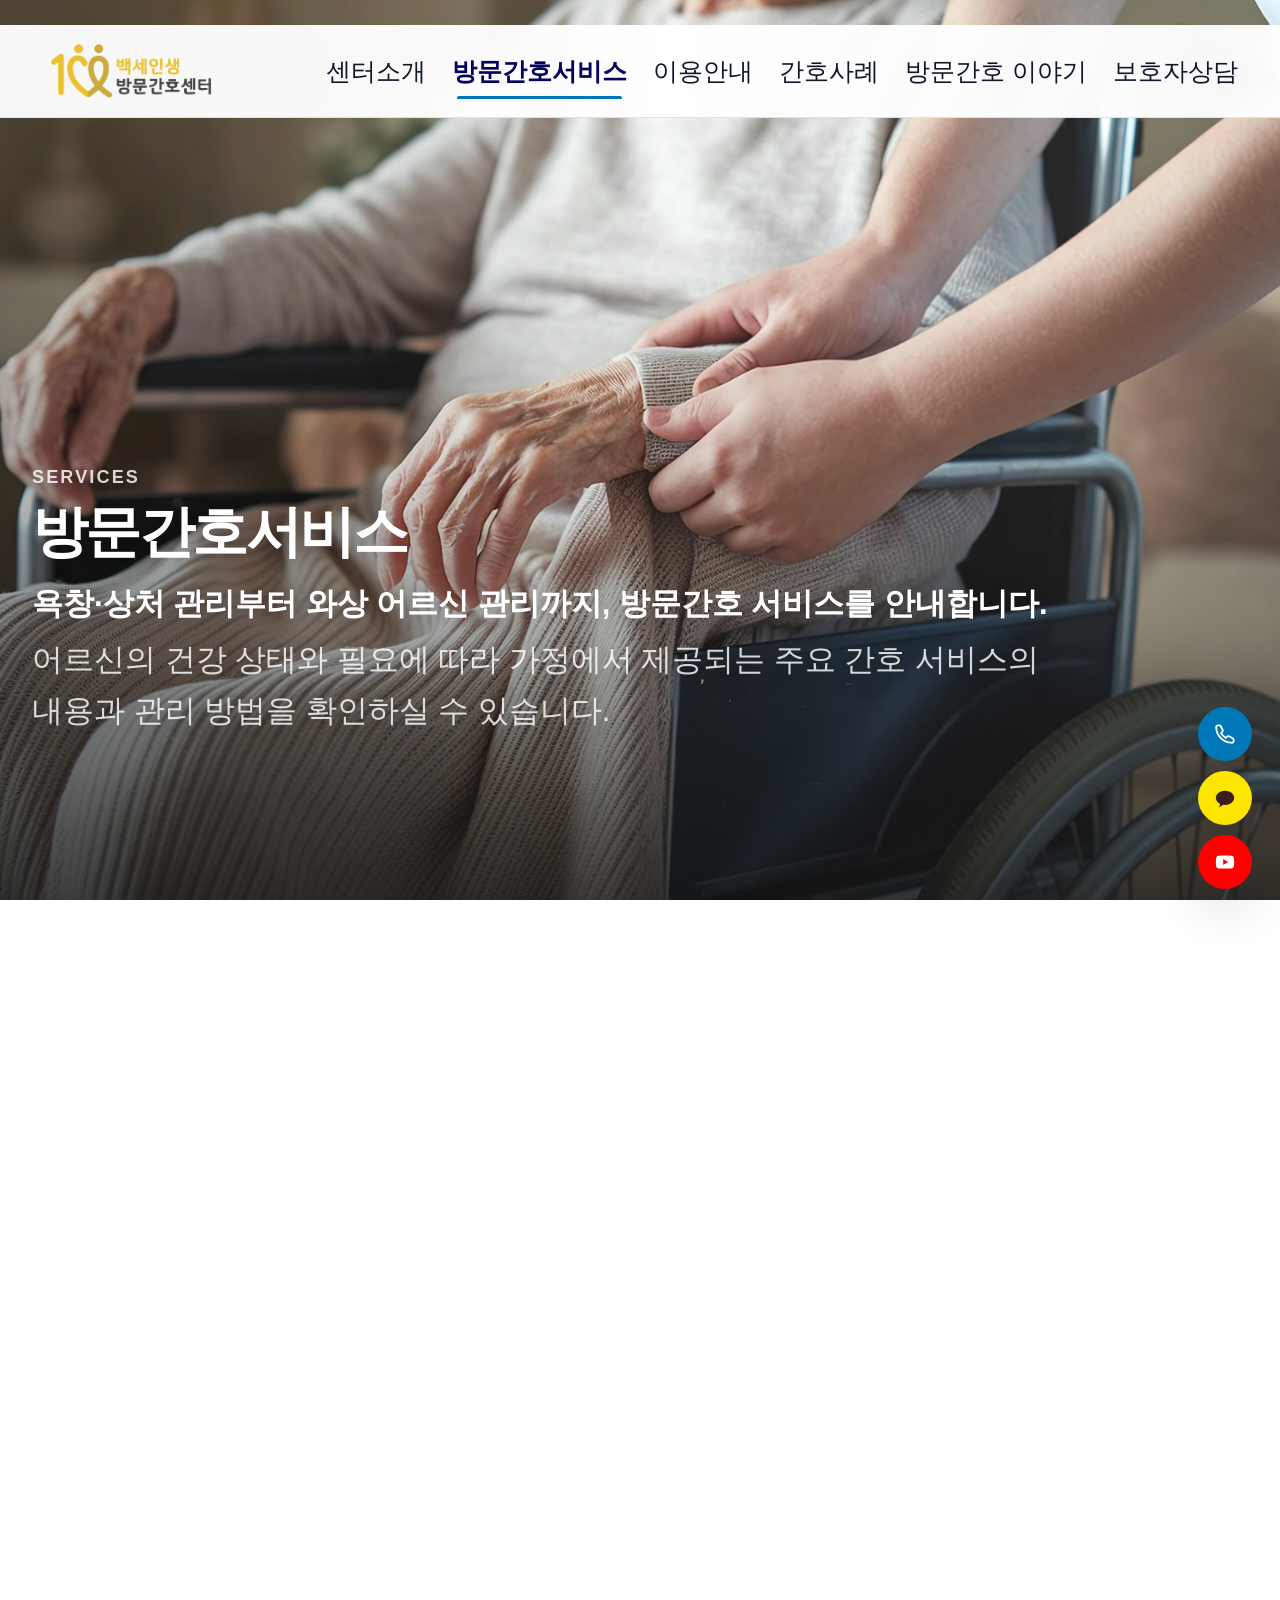
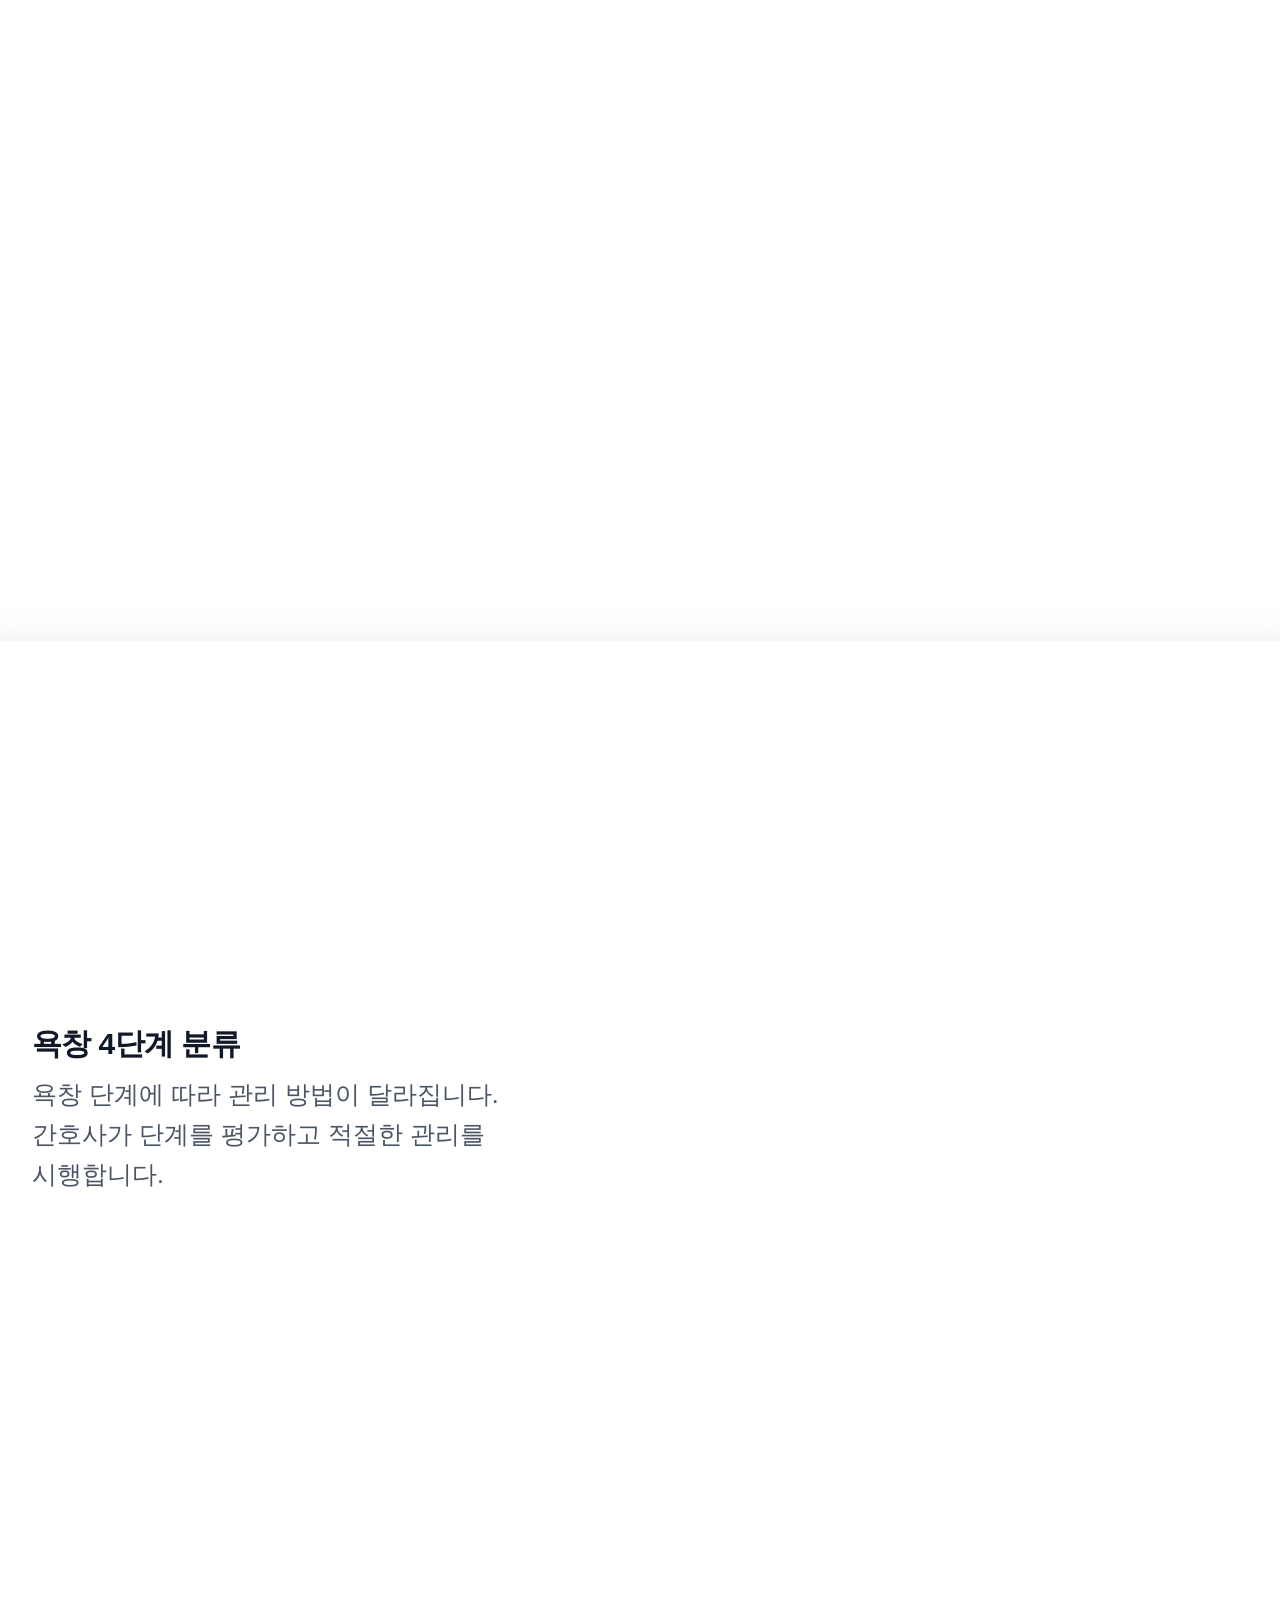
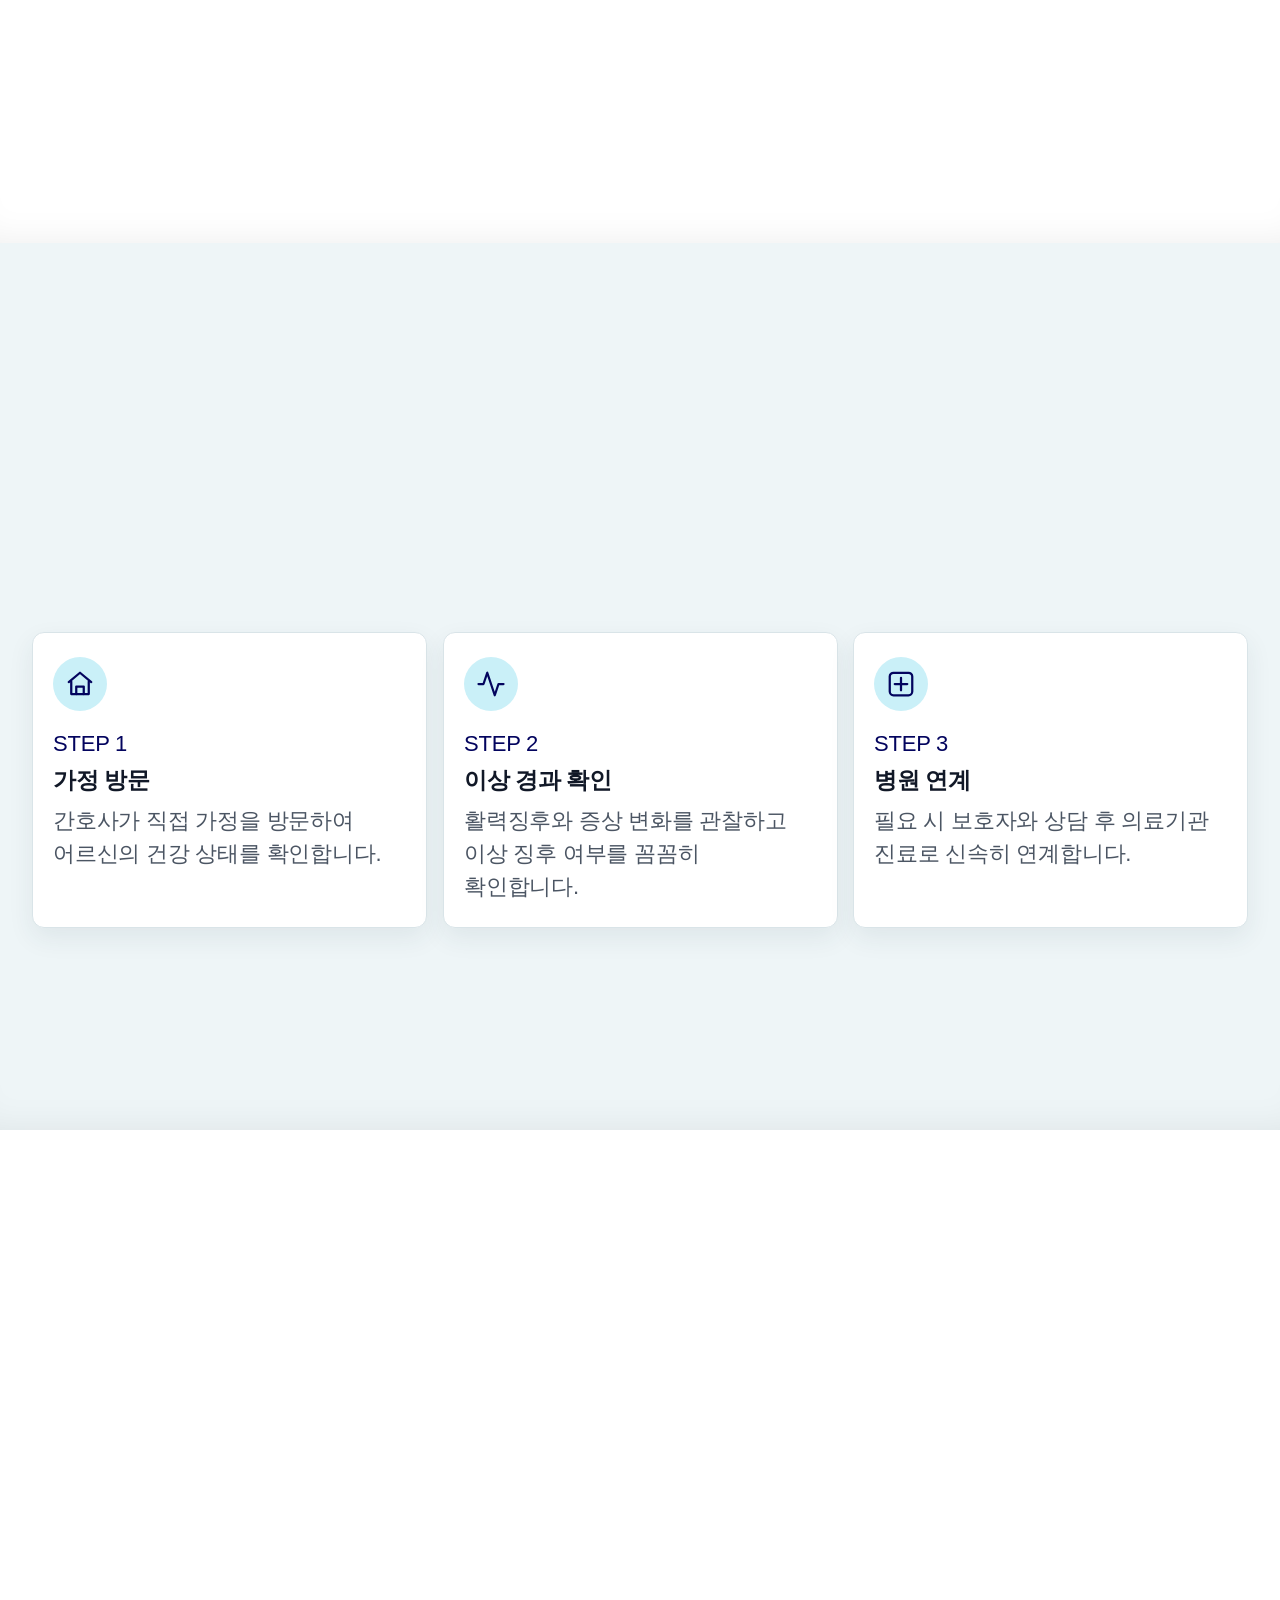
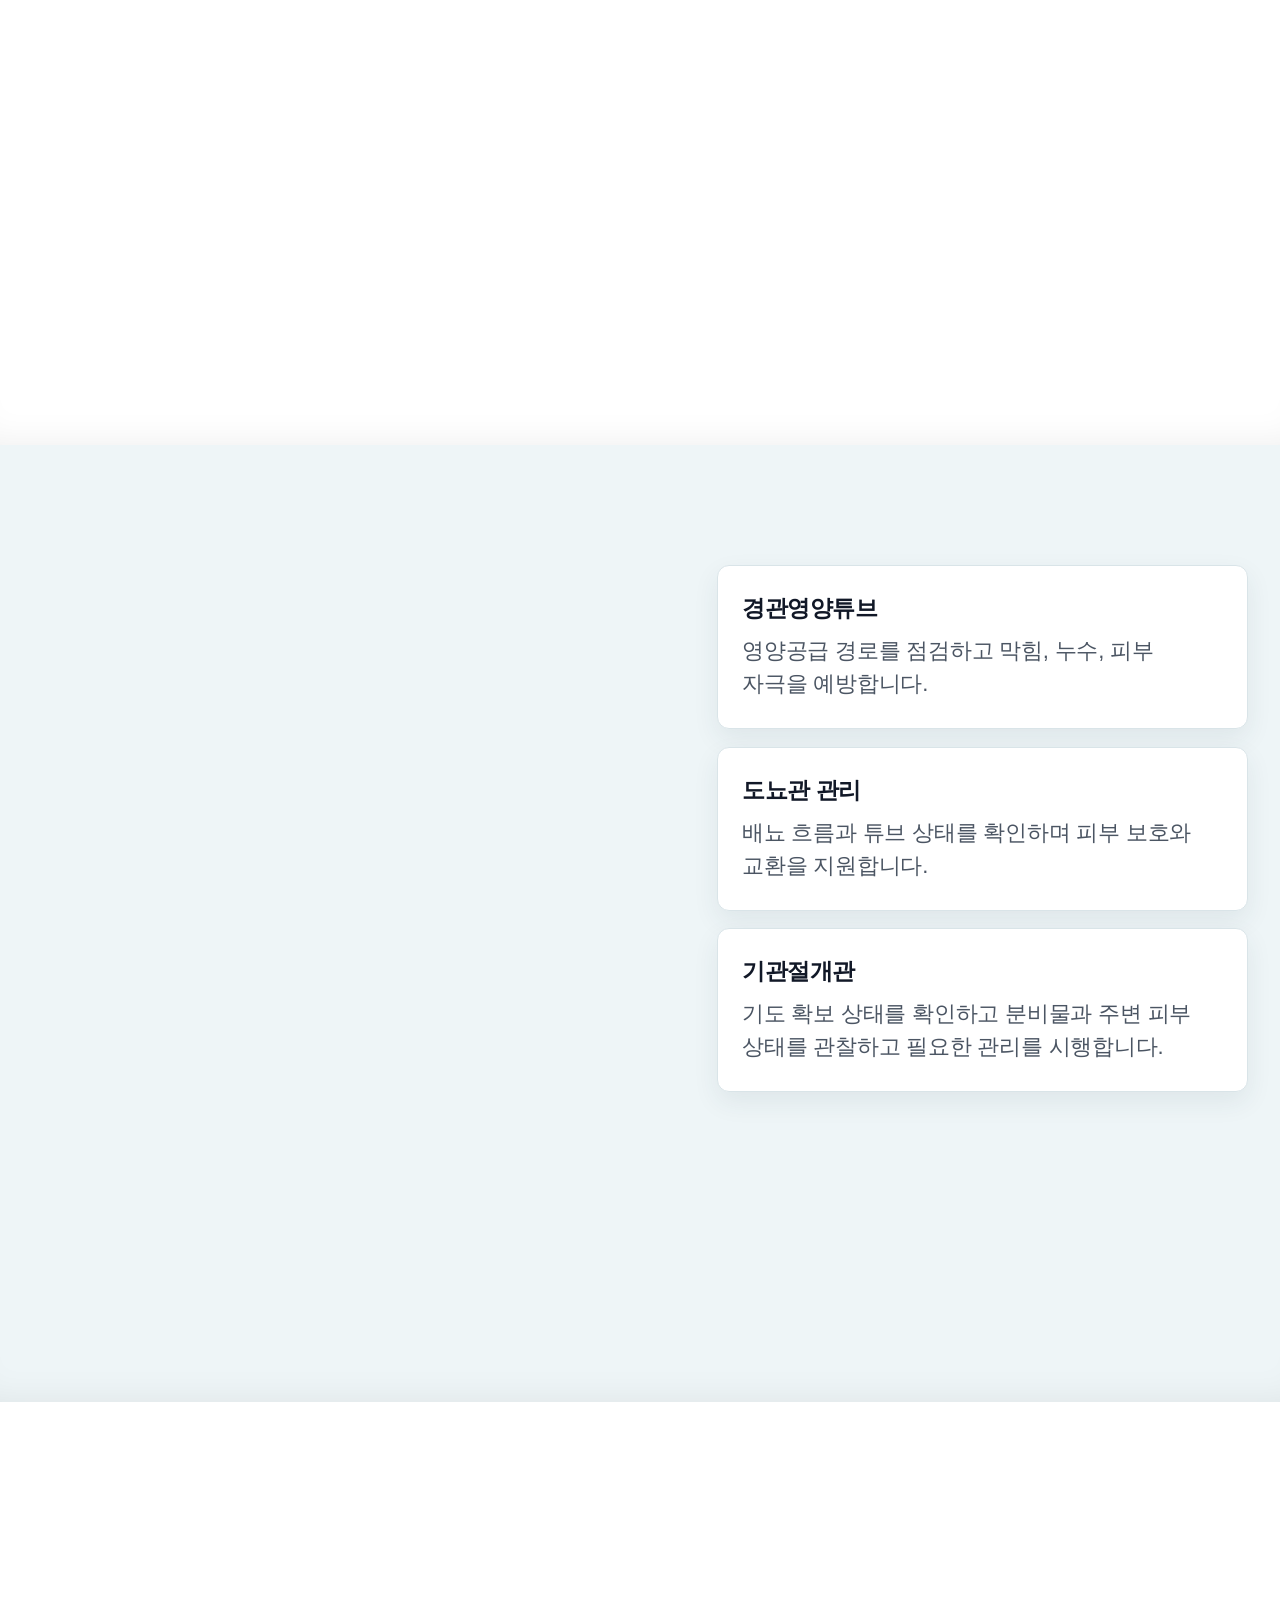
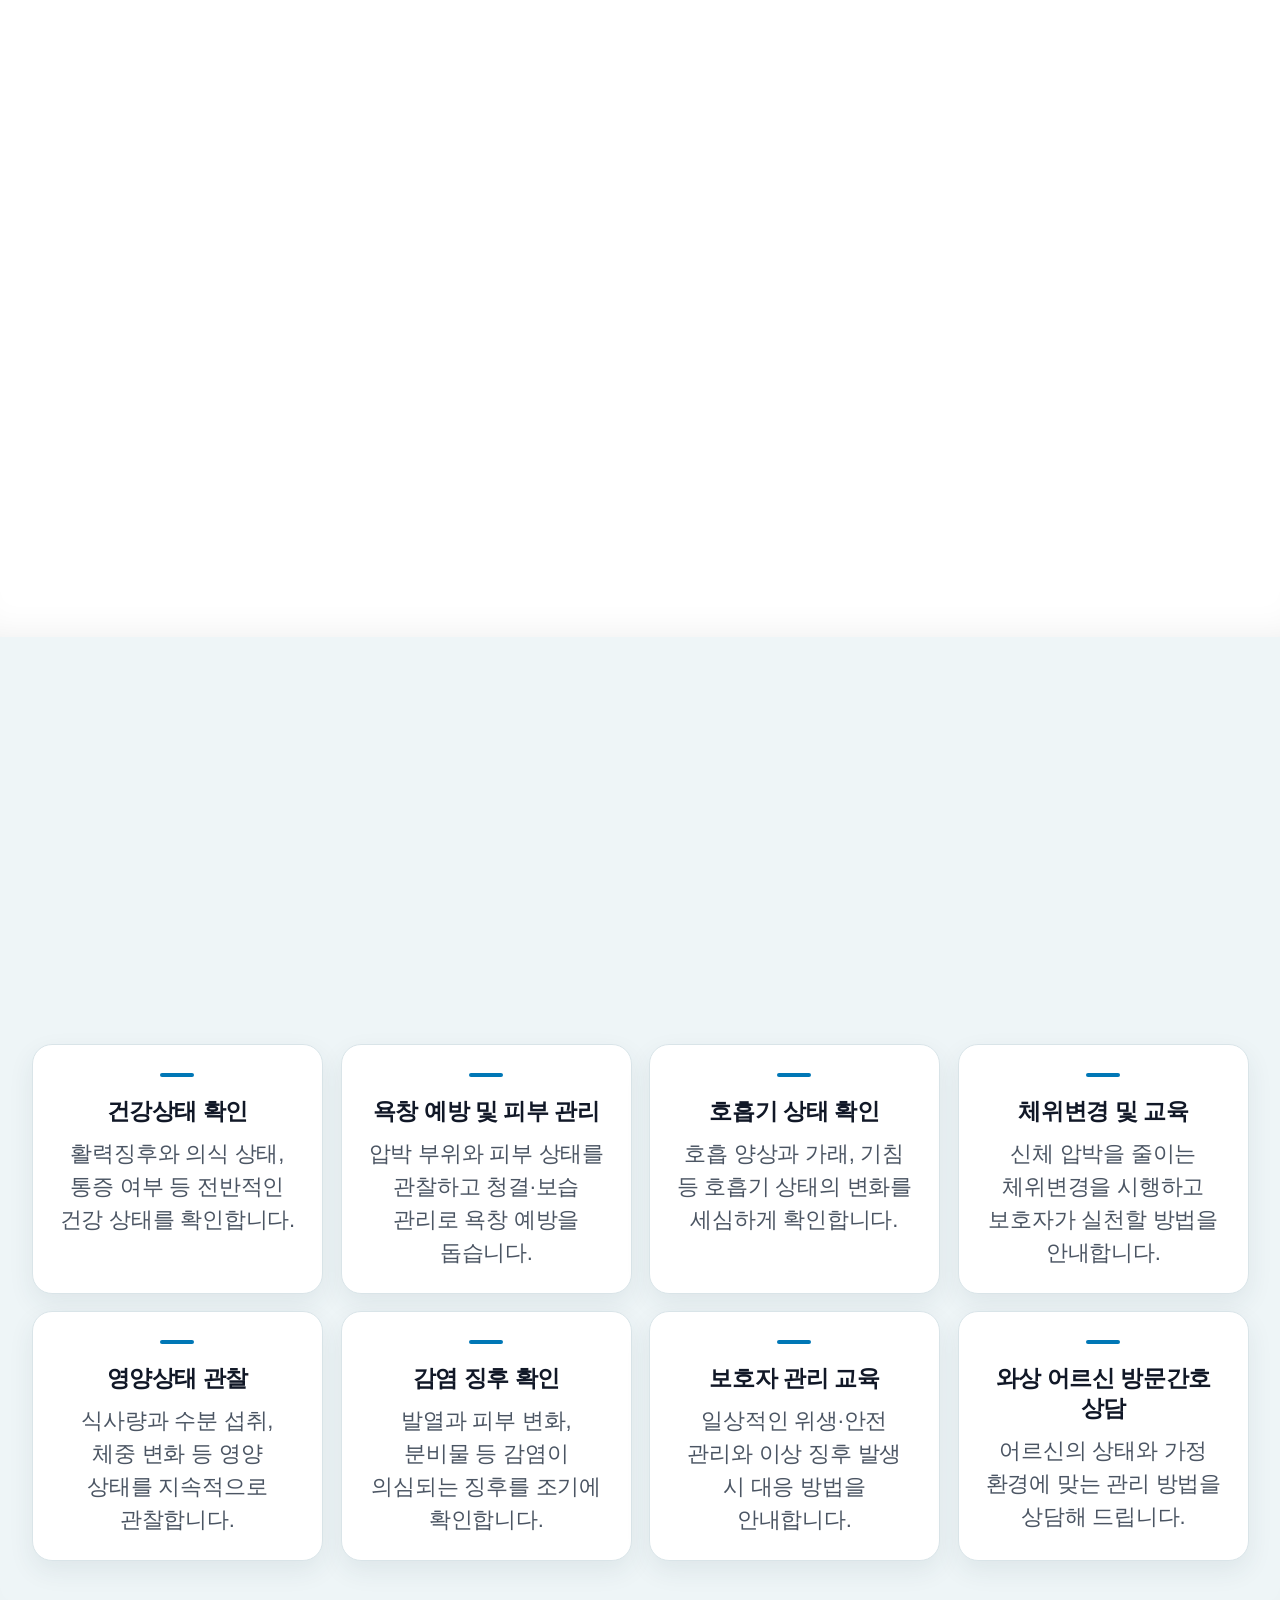
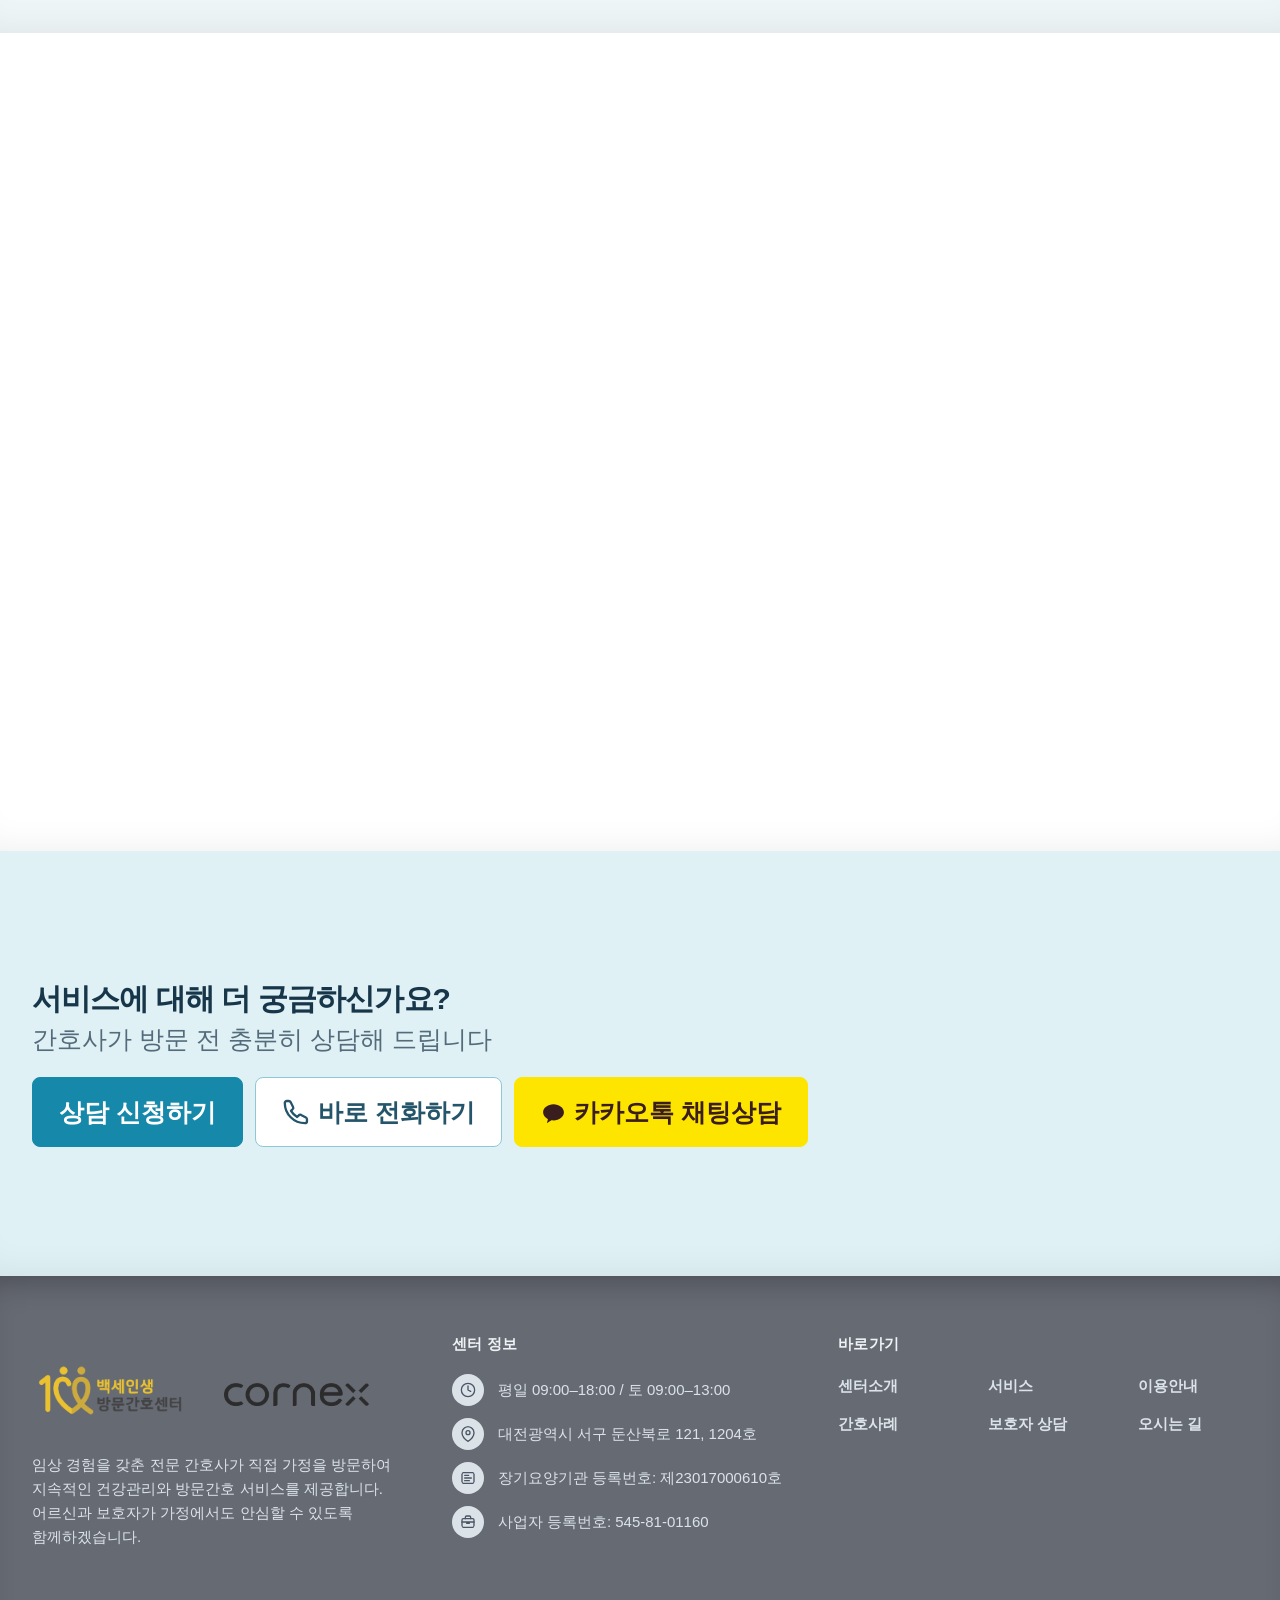
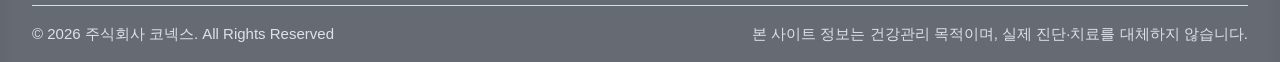
<file: service.html>
﻿<!DOCTYPE html>
<html lang="ko">
<head>
  <meta charset="UTF-8">
  <meta name="viewport" content="width=device-width, initial-scale=1.0">
  <title>방문간호서비스 안내 | 백세인생 방문간호센터</title>
  <meta name="description" content="욕창·상처 관리, 만성질환 관리, 재활간호, 와상 어르신 관리 등 백세인생 방문간호센터의 전문 방문간호서비스를 소개합니다.">
  <meta name="robots" content="index, follow">
  <link rel="canonical" href="https://xn--3h3bm9f1hu4t.com/service.html">
  <meta property="og:type" content="website">
  <meta property="og:title" content="방문간호서비스 안내 | 백세인생 방문간호센터">
  <meta property="og:description" content="욕창·상처 관리, 만성질환 관리, 재활간호, 와상 어르신 관리 등 백세인생 방문간호센터의 전문 방문간호서비스를 소개합니다.">
  <meta property="og:image" content="https://xn--3h3bm9f1hu4t.com/images/png/Logo.png">
  <meta property="og:url" content="https://xn--3h3bm9f1hu4t.com/service.html">
  <meta property="og:site_name" content="백세인생 방문간호센터">
  <meta name="twitter:card" content="summary_large_image">
  <meta name="twitter:title" content="방문간호서비스 안내 | 백세인생 방문간호센터">
  <meta name="twitter:description" content="욕창·상처 관리, 만성질환 관리, 재활간호, 와상 어르신 관리 등 백세인생 방문간호센터의 전문 방문간호서비스를 소개합니다.">
  <meta name="twitter:image" content="https://xn--3h3bm9f1hu4t.com/images/png/Logo.png">
  <link rel="preconnect" href="https://fonts.googleapis.com">
  <link rel="preconnect" href="https://fonts.gstatic.com" crossorigin>
  <link href="https://fonts.googleapis.com/css2?family=Noto+Sans+KR:wght@300;400;500;700;800&display=swap" rel="stylesheet">
  <link rel="stylesheet" href="css/style.css?v=20260904-r5">
  <link rel="stylesheet" href="css/service.css?v=20260905-r4">
  <link rel="stylesheet" href="css/consistency.css?v=20260905-r197">
  <link rel="stylesheet" href="css/no-copy.css?v=20260905-r1">
  <meta http-equiv="Content-Security-Policy" content="default-src 'self'; script-src 'self'; style-src 'self' https://fonts.googleapis.com; font-src https://fonts.gstatic.com; img-src 'self'; connect-src 'self'; object-src 'none'; base-uri 'self'; form-action 'self';">
  <script type="application/ld+json">
  {
    "@context": "https://schema.org",
    "@type": "ItemList",
    "name": "백세인생 방문간호센터 방문간호서비스",
    "itemListElement": [
      { "@type": "ListItem", "position": 1, "name": "욕창·상처관리", "url": "https://xn--3h3bm9f1hu4t.com/service.html#wound-care" },
      { "@type": "ListItem", "position": 2, "name": "만성질환관리", "url": "https://xn--3h3bm9f1hu4t.com/service.html#chronic-disease" },
      { "@type": "ListItem", "position": 3, "name": "재활간호", "url": "https://xn--3h3bm9f1hu4t.com/service.html#rehabilitation" },
      { "@type": "ListItem", "position": 4, "name": "튜브관리", "url": "https://xn--3h3bm9f1hu4t.com/service.html#tube-care" },
      { "@type": "ListItem", "position": 5, "name": "건강상태 관찰", "url": "https://xn--3h3bm9f1hu4t.com/service.html#vital-check" },
      { "@type": "ListItem", "position": 6, "name": "와상 어르신 관리", "url": "https://xn--3h3bm9f1hu4t.com/service.html#bedridden-care" },
      { "@type": "ListItem", "position": 7, "name": "보호자 상담·교육", "url": "https://xn--3h3bm9f1hu4t.com/service.html#counseling-home" }
    ]
  }
  </script>
  <script type="application/ld+json">
  {
    "@context": "https://schema.org",
    "@type": "BreadcrumbList",
    "itemListElement": [
      { "@type": "ListItem", "position": 1, "name": "홈", "item": "https://xn--3h3bm9f1hu4t.com/" },
      { "@type": "ListItem", "position": 2, "name": "방문간호서비스", "item": "https://xn--3h3bm9f1hu4t.com/service.html" }
    ]
  }
  </script>
</head>
<body data-page="service">

  <div id="header-placeholder"></div>

  <nav class="svc-quick-nav" id="svcQuickNav" aria-label="방문간호 서비스 빠른 선택" data-service-catalog="quick"></nav>

  <div class="svc-nav-hint" id="svcNavHint" aria-hidden="true">
    <strong>서비스 둘러보기</strong>
  </div>

  <!-- Page Header -->
  <section class="page-header page-image-hero">
    <div class="container">
      <p class="section-tag">Services</p>
      <div class="page-header-content">
        <h1>방문간호서비스</h1>
        <p class="page-header-desc">
          <strong>욕창·상처 관리부터 와상 어르신 관리까지, 방문간호 서비스를 안내합니다.</strong>
          <span>어르신의 건강 상태와 필요에 따라 가정에서 제공되는 주요 간호 서비스의<br class="page-header-desc-break" aria-hidden="true"> 내용과 관리 방법을 확인하실 수 있습니다.</span>
        </p>
      </div>
    </div>
  </section>

  <main>

    <!-- Service Cards Overview -->
    <section class="svc-overview">
      <div class="container-wide">
        <div class="section-head reveal">
          <p class="section-tag">방문간호 서비스</p>
          <h2>7가지 주요 방문간호 서비스</h2>
          <p class="section-sub">종합병원 임상경험을 갖춘 간호사가 건강 상태를 세심하게 관찰하고 필요한 간호와 건강관리를 지속적으로 제공합니다.</p>
        </div>
        <div class="svc-cards-grid" data-service-catalog="overview" data-reveal-group></div>
      </div>
    </section>

    <div class="svc-detail-list">

    <!-- Detail: 욕창·상처 관리 -->
    <section class="svc-detail" id="wound-care">
      <div class="container">
        <div class="svc-detail-head reveal">
          <span class="svc-detail-tag">욕창·상처 관리</span>
          <h2>단계별 욕창 관리로 악화 위험을 줄입니다</h2>
          <p>간호사가 욕창의 발생 위험을 평가하고, 단계에 맞는 드레싱 및 상처 관리를 시행합니다. 정기적인 방문을 통해 상태 변화를 관찰하고 필요 시 병원 진료와 연계합니다.</p>
        </div>

        <!-- Pressure Sore Stages -->
        <div class="wound-stages">
          <h3>욕창 4단계 분류</h3>
          <p class="wound-stages-sub">욕창 단계에 따라 관리 방법이 달라집니다. 간호사가 단계를 평가하고 적절한 관리를 시행합니다.</p>
          <div class="stages-grid" data-reveal-group>
            <div class="stage-item reveal">
              <div class="stage-circle stage-1">
                <h4>1단계</h4>
              </div>
              <p>피부 발적이 관찰되나 피부는 손상되지 않은 상태. 압박 해소와 피부 보호가 중심입니다.</p>
              <ul class="stage-care-list">
                <li>체위 변경 2시간마다</li>
                <li>피부 보습 관리</li>
                <li>압박 해소 보조</li>
              </ul>
            </div>
            <div class="stage-item reveal">
              <div class="stage-circle stage-2">
                <h4>2단계</h4>
              </div>
              <p>피부 표층 손상 또는 수포가 생긴 상태. 습윤 환경을 유지하는 드레싱으로 상처를 관리합니다.</p>
              <ul class="stage-care-list">
                <li>습윤 드레싱 교환</li>
                <li>상처 세척 및 관찰</li>
                <li>감염 징후 모니터링</li>
              </ul>
            </div>
            <div class="stage-item reveal">
              <div class="stage-circle stage-3">
                <h4>3단계</h4>
              </div>
              <p>피하 조직까지 손상된 깊은 궤양. 지속적인 상처 관찰과 간호가 필요하며 병원 진료 연계를 적극 권유합니다.</p>
              <ul class="stage-care-list">
                <li>상태에 따른 드레싱 관리</li>
                <li>병원 진료 연계</li>
                <li>영양 상태 관찰</li>
              </ul>
            </div>
            <div class="stage-item reveal">
              <div class="stage-circle stage-4">
                <h4>4단계</h4>
              </div>
              <p>근육·뼈까지 손상된 심각한 단계. 즉각적인 의료기관 진료 연계가 필요합니다.</p>
              <ul class="stage-care-list">
                <li>즉시 의료기관 연계</li>
                <li>합병증 모니터링</li>
                <li>보호자 교육 지원</li>
              </ul>
            </div>
          </div>
        </div>
      </div>
    </section>

    <!-- Detail: 만성질환 관리 -->
    <section class="svc-detail bg-light" id="chronic-disease">
      <div class="container">
        <div class="chronic-grid">
          <div class="chronic-text">
            <div class="svc-detail-copy reveal">
              <span class="svc-detail-tag">만성질환 관리</span>
              <h2>지속적인 관찰로 만성질환을 함께 관리합니다</h2>
              <p>당뇨, 고혈압, 심장질환, 뇌졸중 후유증 등 만성질환을 앓고 계신 어르신들의 건강 상태를 정기적으로 관찰하고, 약물 복용 상태를 확인하며 관리를 제공합니다.</p>
            </div>
            <div class="chronic-process" aria-label="만성질환 관리 진행 과정" data-reveal-group>
              <article class="chronic-step reveal">
                <div class="chronic-step-icon" aria-hidden="true">
                  <svg width="26" height="26" viewBox="0 0 24 24" fill="none" stroke="currentColor" stroke-width="1.8" stroke-linecap="round" stroke-linejoin="round"><path d="M3 10.5L12 3l9 7.5"/><path d="M5 10v10h14V10"/><path d="M9 20v-6h6v6"/></svg>
                </div>
                <span class="chronic-step-num">STEP 1</span>
                <h3>가정 방문</h3>
                <p>간호사가 직접 가정을 방문하여 어르신의 건강 상태를 확인합니다.</p>
              </article>
              <article class="chronic-step reveal">
                <div class="chronic-step-icon" aria-hidden="true">
                  <svg width="26" height="26" viewBox="0 0 24 24" fill="none" stroke="currentColor" stroke-width="1.8" stroke-linecap="round" stroke-linejoin="round"><polyline points="22 12 18 12 15 21 9 3 6 12 2 12"/></svg>
                </div>
                <span class="chronic-step-num">STEP 2</span>
                <h3>이상 경과 확인</h3>
                <p>활력징후와 증상 변화를 관찰하고 이상 징후 여부를 꼼꼼히 확인합니다.</p>
              </article>
              <article class="chronic-step reveal">
                <div class="chronic-step-icon" aria-hidden="true">
                  <svg width="26" height="26" viewBox="0 0 24 24" fill="none" stroke="currentColor" stroke-width="1.8" stroke-linecap="round" stroke-linejoin="round"><rect x="3" y="3" width="18" height="18" rx="3"/><path d="M12 7v10"/><path d="M7 12h10"/></svg>
                </div>
                <span class="chronic-step-num">STEP 3</span>
                <h3>병원 연계</h3>
                <p>필요 시 보호자와 상담 후 의료기관 진료로 신속히 연계합니다.</p>
              </article>
            </div>
            <div class="chronic-diseases reveal">
              <div class="disease-tag">당뇨</div>
              <div class="disease-tag">고혈압</div>
              <div class="disease-tag">심장질환</div>
              <div class="disease-tag">뇌졸중 후유증</div>
              <div class="disease-tag">만성폐쇄성폐질환</div>
              <div class="disease-tag">파킨슨병</div>
            </div>
          </div>
        </div>
      </div>
    </section>

    <!-- Detail: 재활간호 -->
    <section class="svc-detail" id="rehabilitation">
      <div class="container">
        <div class="rehab-wrap">
          <div class="rehab-head reveal">
            <span class="svc-detail-tag">재활간호</span>
            <h2>가정에서 이어가는 재활 관리</h2>
            <p>입원 치료 후 가정으로 돌아온 어르신의 재활 과정을 간호사가 지속적으로 살피고 필요한 재활간호를 제공합니다. 관절 구축 예방과 신체 기능 유지를 위한 체계적인 프로그램을 제공합니다.</p>
          </div>
          <div class="rehab-checklist reveal">
            <h3>재활간호 서비스 항목</h3>
            <div class="checklist-grid">
              <ul class="checklist">
                <li>
                  <svg width="18" height="18" viewBox="0 0 24 24" fill="none" stroke="currentColor" stroke-width="2.5" stroke-linecap="round" stroke-linejoin="round" aria-hidden="true"><polyline points="20 6 9 17 4 12"/></svg>
                  수동적·능동적 관절 운동
                </li>
                <li>
                  <svg width="18" height="18" viewBox="0 0 24 24" fill="none" stroke="currentColor" stroke-width="2.5" stroke-linecap="round" stroke-linejoin="round" aria-hidden="true"><polyline points="20 6 9 17 4 12"/></svg>
                  체위 변경과 구축 예방
                </li>
                <li>
                  <svg width="18" height="18" viewBox="0 0 24 24" fill="none" stroke="currentColor" stroke-width="2.5" stroke-linecap="round" stroke-linejoin="round" aria-hidden="true"><polyline points="20 6 9 17 4 12"/></svg>
                  보행 상태 확인 및 훈련
                </li>
                <li>
                  <svg width="18" height="18" viewBox="0 0 24 24" fill="none" stroke="currentColor" stroke-width="2.5" stroke-linecap="round" stroke-linejoin="round" aria-hidden="true"><polyline points="20 6 9 17 4 12"/></svg>
                  근력 강화 운동 지도
                </li>
              </ul>
              <ul class="checklist">
                <li>
                  <svg width="18" height="18" viewBox="0 0 24 24" fill="none" stroke="currentColor" stroke-width="2.5" stroke-linecap="round" stroke-linejoin="round" aria-hidden="true"><polyline points="20 6 9 17 4 12"/></svg>
                  낙상 예방 환경 점검
                </li>
                <li>
                  <svg width="18" height="18" viewBox="0 0 24 24" fill="none" stroke="currentColor" stroke-width="2.5" stroke-linecap="round" stroke-linejoin="round" aria-hidden="true"><polyline points="20 6 9 17 4 12"/></svg>
                  일상생활 동작 유지·훈련
                </li>
                <li>
                  <svg width="18" height="18" viewBox="0 0 24 24" fill="none" stroke="currentColor" stroke-width="2.5" stroke-linecap="round" stroke-linejoin="round" aria-hidden="true"><polyline points="20 6 9 17 4 12"/></svg>
                  삼킴 기능 관찰과 지도
                </li>
                <li>
                  <svg width="18" height="18" viewBox="0 0 24 24" fill="none" stroke="currentColor" stroke-width="2.5" stroke-linecap="round" stroke-linejoin="round" aria-hidden="true"><polyline points="20 6 9 17 4 12"/></svg>
                  재활 진행 상황 기록 및 보고
                </li>
              </ul>
            </div>
          </div>
          <div class="rehab-tags reveal">
            <span class="hashtag">#뇌졸중후재활</span>
            <span class="hashtag">#골절수술후재활</span>
            <span class="hashtag">#관절구축예방</span>
            <span class="hashtag">#보행훈련</span>
            <span class="hashtag">#낙상예방</span>
            <span class="hashtag">#일상복귀지원</span>
          </div>
        </div>
      </div>
    </section>

    <!-- Detail: 튜브 관리 -->
    <section class="svc-detail bg-light" id="tube-care">
      <div class="container">
        <div class="tube-care-grid">
          <div class="tube-care-text reveal">
            <span class="svc-detail-tag">튜브 관리</span>
            <h2>감염과 불편함을 줄이는 안전한 튜브 관리를 제공합니다</h2>
            <p>경관영양튜브, 도뇨관, 기관절개관 등 각종 튜브의 상태를 꼼꼼히 점검하고 방문간호지시서에 따라 필요한 소독과 관리를 시행합니다. 보호자가 일상에서 안정적으로 관리할 수 있도록 교육과 설명도 함께 제공합니다.</p>
            <ul class="tube-care-list">
              <li>튜브 고정 상태 및 누수 확인</li>
              <li>피부 상태 및 감염 징후 점검</li>
              <li>지시서에 따른 튜브 관리</li>
              <li>보호자 대상 일상 관리 교육</li>
            </ul>
            <p class="tube-care-notice"><em>모든 처치는 간호사가 수급자에게 발행된 의사의 방문간호지시서에 따라 이루어집니다</em></p>
          </div>
          <div class="tube-care-cards" data-reveal-group>
            <article class="tube-card reveal">
              <h3>경관영양튜브</h3>
              <p>영양공급 경로를 점검하고<br class="m-break-vital"> 막힘, 누수, 피부 자극을 예방합니다.</p>
            </article>
            <article class="tube-card reveal">
              <h3>도뇨관 관리</h3>
              <p>배뇨 흐름과 튜브 상태를 확인하며 피부 보호와 교환을 지원합니다.</p>
            </article>
            <article class="tube-card reveal">
              <h3>기관절개관</h3>
              <p>기도 확보 상태를 확인하고 분비물과 주변 피부 상태를 관찰하고 필요한 관리를 시행합니다.</p>
            </article>
          </div>
          <div class="tube-care-guide-row reveal">
            <a class="tube-care-guide-link" href="guide.html#directive">방문간호지시서 안내 바로가기 <span aria-hidden="true">→</span></a>
          </div>
        </div>
      </div>
    </section>

    <!-- Detail: 조기이상증상발견 -->
    <section class="svc-detail" id="vital-check">
      <div class="container">
        <div class="vital-wrap">
          <div class="vital-head reveal">
            <span class="svc-detail-tag">건강상태 관찰 · 조기이상증상발견</span>
            <h2>이상 징후를 조기에 발견하여 신속히 연계합니다</h2>
            <p>정기적인 방문을 통해 활력징후를 측정하고 이상 증상을 조기에 관찰합니다. 위험 상황 발생 시 보호자와 의료기관에 신속히 알려 적절한 대응이 이루어지도록 지원합니다.</p>
          </div>
          <div class="vital-process" data-reveal-group>
            <div class="vital-step reveal">
              <div class="vital-step-icon">
                <svg width="28" height="28" viewBox="0 0 24 24" fill="none" stroke="currentColor" stroke-width="1.8" stroke-linecap="round" stroke-linejoin="round" aria-hidden="true"><polyline points="22 12 18 12 15 21 9 3 6 12 2 12"/></svg>
              </div>
              <div class="vital-step-content">
                <div class="vital-step-num">STEP 1</div>
                <h3>정기 활력징후<br class="m-break-vital"> 측정</h3>
                <p>혈압, 맥박, 체온, 혈당 등을 정기적으로 측정하고 기록합니다. 이전 수치와 비교하여 변화 추이를 관찰합니다.</p>
              </div>
            </div>
            <div class="vital-step-connector reveal" aria-hidden="true">
              <svg width="20" height="20" viewBox="0 0 24 24" fill="none" stroke="currentColor" stroke-width="2" stroke-linecap="round" stroke-linejoin="round"><polyline points="9 18 15 12 9 6"/></svg>
            </div>
            <div class="vital-step reveal">
              <div class="vital-step-icon">
                <svg width="28" height="28" viewBox="0 0 24 24" fill="none" stroke="currentColor" stroke-width="1.8" stroke-linecap="round" stroke-linejoin="round" aria-hidden="true"><circle cx="11" cy="11" r="8"/><line x1="21" y1="21" x2="16.65" y2="16.65"/></svg>
              </div>
              <div class="vital-step-content">
                <div class="vital-step-num">STEP 2</div>
                <h3>이상 증상 관찰과<br class="m-break-vital"> 점검</h3>
                <p>피부색 변화, 의식 상태, 통증 여부, 부종 등 간호사가 건강 상태와 증상 변화를 세심하게 관찰하고 이상 징후를 확인합니다.</p>
              </div>
            </div>
            <div class="vital-step-connector reveal" aria-hidden="true">
              <svg width="20" height="20" viewBox="0 0 24 24" fill="none" stroke="currentColor" stroke-width="2" stroke-linecap="round" stroke-linejoin="round"><polyline points="9 18 15 12 9 6"/></svg>
            </div>
            <div class="vital-step reveal">
              <div class="vital-step-icon">
                <svg width="28" height="28" viewBox="0 0 24 24" fill="none" stroke="currentColor" stroke-width="1.8" stroke-linecap="round" stroke-linejoin="round" aria-hidden="true"><path d="M7.35 3.5 9.5 7.65a1.7 1.7 0 0 1-.38 1.98l-1.4 1.4a15.2 15.2 0 0 0 5.25 5.25l1.4-1.4a1.7 1.7 0 0 1 1.98-.38l4.15 2.15a1.7 1.7 0 0 1 .9 1.5v1.75a1.7 1.7 0 0 1-1.7 1.7C10.15 21.6 2.4 13.85 2.4 4.3a1.7 1.7 0 0 1 1.7-1.7h1.75a1.7 1.7 0 0 1 1.5.9Z"/></svg>
              </div>
              <div class="vital-step-content">
                <div class="vital-step-num">STEP 3</div>
                <h3>보호자 알림 및 의료기관 연계</h3>
                <p>이상 징후 발견 즉시 보호자에게 연락하고, 상황에 따라 의료기관 진료로 신속히 연계합니다.</p>
              </div>
            </div>
          </div>
        </div>
      </div>
    </section>

    <!-- Detail: 와상 어르신 관리 -->
    <section class="svc-detail bg-light" id="bedridden-care">
      <div class="container">
        <div class="svc-detail-head reveal">
          <span class="svc-detail-tag">와상 어르신 관리</span>
          <h2>침상 생활 중에도 건강하고 편안한 일상을 돕습니다</h2>
          <p>오랜 시간 침상에서 생활하는 어르신의 전반적인 건강 상태를 세심하게 살피고, 욕창과 감염 등 합병증을 예방할 수 있도록 필요한 간호와 보호자 교육을 제공합니다.</p>
        </div>
        <div class="bedridden-grid" data-reveal-group>
          <article class="bedridden-item reveal" data-service-key="vital">
            <svg class="bedridden-item-icon" width="32" height="32" viewBox="0 0 24 24" fill="none" stroke="currentColor" stroke-width="2" stroke-linecap="round" stroke-linejoin="round" aria-hidden="true"><polyline points="22 12 18 12 15 21 9 3 6 12 2 12"/></svg>
            <h3>건강상태 확인</h3>
            <p>활력징후와 의식 상태, 통증 여부 등 전반적인 건강 상태를 확인합니다.</p>
          </article>
          <article class="bedridden-item reveal" data-service-key="wound">
            <svg class="bedridden-item-icon" width="32" height="32" viewBox="0 0 24 24" fill="none" stroke="currentColor" stroke-width="2" stroke-linecap="round" stroke-linejoin="round" aria-hidden="true"><path d="M12 22s8-4 8-10V5l-8-3-8 3v7c0 6 8 10 8 10z"/></svg>
            <h3>욕창 예방 및 피부 관리</h3>
            <p>압박 부위와 피부 상태를 관찰하고 청결·보습 관리로 욕창 예방을 돕습니다.</p>
          </article>
          <article class="bedridden-item reveal" data-service-key="tube">
            <svg class="bedridden-item-icon" width="32" height="32" viewBox="0 0 24 24" fill="none" stroke="currentColor" stroke-width="2" stroke-linecap="round" stroke-linejoin="round" aria-hidden="true"><path d="M4 4v6a4 4 0 004 4h8a4 4 0 014 4v2"/><path d="M2 4h4"/><path d="M18 20h4"/><circle cx="12" cy="14" r="1.5"/></svg>
            <h3>호흡기 상태 확인</h3>
            <p>호흡 양상과 가래, 기침 등 호흡기 상태의 변화를 세심하게 확인합니다.</p>
          </article>
          <article class="bedridden-item reveal" data-service-key="rehabilitation">
            <svg class="bedridden-item-icon" width="32" height="32" viewBox="0 0 24 24" fill="none" stroke="currentColor" stroke-width="2" stroke-linecap="round" stroke-linejoin="round" aria-hidden="true"><circle cx="9" cy="4" r="2"/><path d="M9 7v5.5a2 2 0 002 2h4"/><path d="M9 9.5h4"/><path d="M15 14.5l3 4.5"/><path d="M8 9.5a6 6 0 108 8.5"/></svg>
            <h3>체위변경 및 교육</h3>
            <p>신체 압박을 줄이는 체위변경을 시행하고 보호자가 실천할 방법을 안내합니다.</p>
          </article>
          <article class="bedridden-item reveal" data-service-key="chronic">
            <svg class="bedridden-item-icon" width="32" height="32" viewBox="0 0 24 24" fill="none" stroke="currentColor" stroke-width="2" stroke-linecap="round" stroke-linejoin="round" aria-hidden="true"><path d="M20.84 4.61a5.5 5.5 0 00-7.78 0L12 5.67l-1.06-1.06a5.5 5.5 0 00-7.78 7.78l1.06 1.06L12 21.23l7.78-7.78 1.06-1.06a5.5 5.5 0 000-7.78z"/></svg>
            <h3>영양상태 관찰</h3>
            <p>식사량과 수분 섭취, 체중 변화 등 영양 상태를 지속적으로 관찰합니다.</p>
          </article>
          <article class="bedridden-item reveal" data-service-key="vital">
            <svg class="bedridden-item-icon" width="32" height="32" viewBox="0 0 24 24" fill="none" stroke="currentColor" stroke-width="2" stroke-linecap="round" stroke-linejoin="round" aria-hidden="true"><polyline points="22 12 18 12 15 21 9 3 6 12 2 12"/></svg>
            <h3>감염 징후<br class="m-break-bedridden"> 확인</h3>
            <p>발열과 피부 변화, 분비물 등 감염이 의심되는 징후를 조기에 확인합니다.</p>
          </article>
          <article class="bedridden-item reveal" data-service-key="bedridden">
            <svg class="bedridden-item-icon" width="32" height="32" viewBox="0 0 24 24" fill="none" stroke="currentColor" stroke-width="2" stroke-linecap="round" stroke-linejoin="round" aria-hidden="true"><path d="M3 5v14"/><path d="M21 19v-7a2 2 0 00-2-2H8a2 2 0 00-2 2v7"/><path d="M3 15h18"/><circle cx="9" cy="7" r="2"/></svg>
            <h3>보호자 관리 교육</h3>
            <p>일상적인 위생·안전 관리와 이상 징후 발생 시 대응 방법을 안내합니다.</p>
          </article>
          <a href="counseling.html" class="bedridden-item bedridden-item-cta reveal" data-service-key="counseling" style="background: #2196F3 !important;">
            <svg class="bedridden-item-icon" width="32" height="32" viewBox="0 0 24 24" fill="none" stroke="currentColor" stroke-width="2" stroke-linecap="round" stroke-linejoin="round" aria-hidden="true"><path d="M17 21v-2a4 4 0 00-4-4H5a4 4 0 00-4 4v2"/><circle cx="9" cy="7" r="4"/><path d="M23 21v-2a4 4 0 00-3-3.87"/><path d="M16 3.13a4 4 0 010 7.75"/></svg>
            <h3>와상 어르신 방문간호 상담</h3>
            <p>어르신의 상태와 가정 환경에 맞는 관리 방법을 상담해 드립니다.</p>
          </a>
        </div>
      </div>
    </section>

    <!-- Detail: 보호자 상담·교육 -->
    <section class="svc-detail" id="counseling-home">
      <div class="container">
        <div class="counseling-head reveal">
          <span class="svc-detail-tag">보호자 상담·교육</span>
          <h2>보호자와 함께하는 맞춤형 상담과 교육</h2>
          <p>보호자가 가정에서 바로 활용할 수 있는 간호 지식과 대응법을 교육합니다. 보호자와의 소통을 바탕으로 안심할 수 있는 방문간호를 제공합니다.</p>
        </div>
        <div class="counseling-layout" data-reveal-group>
          <article class="counseling-card reveal">
            <h3>맞춤형 교육</h3>
            <p>튜브 관리, 상처 관리, 투약 확인 등 가정에서 실천할 수 있는 핵심 간호법을 알려드립니다.</p>
          </article>
          <article class="counseling-card reveal">
            <h3>정기 상담</h3>
            <p>방문 후 기록과 상태 변화를 보호자에게 보고하고, 다음 관리 계획을 함께 수립합니다.</p>
          </article>
          <article class="counseling-card reveal">
            <h3>소통 지원</h3>
            <p>보호자가 궁금한 사항을 먼저 듣고, 작은 변화도 빠르게 확인할 수 있도록 돕습니다.</p>
          </article>
        </div>
        <div class="counseling-highlight reveal">
          <p>“보호자가 안심할 수 있도록 간호사가 꼭 필요한 정보를 쉽게 안내하고, 가정 간호가 더 안정적으로 이어지도록 함께합니다.”</p>
        </div>
      </div>
    </section>

    </div>

    <!-- CTA Banner -->
    <section class="cta-banner">
      <div class="container">
        <div class="cta-banner-inner">
          <div class="cta-banner-text">
            <h2>서비스에 대해 더 궁금하신가요?</h2>
            <p>간호사가 방문 전 충분히 상담해 드립니다</p>
          </div>
          <div class="cta-banner-btns">
            <a href="counseling.html" class="btn btn-yellow btn-lg">상담 신청하기</a>
            <a href="tel:0427191350" class="btn btn-outline-navy btn-lg">
              <svg width="16" height="16" viewBox="0 0 24 24" fill="none" stroke="currentColor" stroke-width="2" stroke-linecap="round" stroke-linejoin="round" aria-hidden="true"><path d="M7.35 3.5 9.5 7.65a1.7 1.7 0 0 1-.38 1.98l-1.4 1.4a15.2 15.2 0 0 0 5.25 5.25l1.4-1.4a1.7 1.7 0 0 1 1.98-.38l4.15 2.15a1.7 1.7 0 0 1 .9 1.5v1.75a1.7 1.7 0 0 1-1.7 1.7C10.15 21.6 2.4 13.85 2.4 4.3a1.7 1.7 0 0 1 1.7-1.7h1.75a1.7 1.7 0 0 1 1.5.9Z"/></svg>
              바로 전화하기
            </a>
            <a href="#" class="btn btn-kakao btn-lg" data-kakao-chat>
              <svg width="16" height="16" viewBox="0 0 24 24" fill="currentColor" aria-hidden="true"><path d="M12 4C6.48 4 2 7.51 2 11.85c0 2.78 1.86 5.22 4.66 6.62-.2.75-.73 2.71-.84 3.13-.13.52.19.51.4.37.17-.11 2.65-1.8 3.73-2.53.66.1 1.35.15 2.05.15 5.52 0 10-3.51 10-7.85C22 7.51 17.52 4 12 4z"/></svg>
              카카오톡 채팅상담
            </a>
          </div>
        </div>
      </div>
    </section>

  </main>

  <div id="footer-placeholder"></div>

  <script src="js/service-catalog.js?v=20260824-r7"></script>
  <script src="js/main.js?v=20260904-r20"></script>
  <script src="js/service.js?v=20260905-r3"></script>
  <script src="js/no-copy.js?v=20260905-r1"></script>
</body>
</html>
</file>
<file: css/style.css>
/* ============================================================
   style.css — 공통 스타일
   백세인생 방문간호센터
   ============================================================ */

@import url('https://fonts.googleapis.com/css2?family=Noto+Sans+KR:wght@300;400;500;700;800&display=swap');

/* ── 1. CSS Variables ───────────────────────────────────── */
:root {
  --navy:          #1B3A5C;
  --navy-dark:     #0E2238;
  --navy-medium:   #2A5080;
  --navy-light:    #3A6898;
  --blue-gray:     #EBF1F8;
  --blue-gray-mid: #D5E3EF;
  --blue-gray-dark:#B8CFDF;
  --teal:          #2BB8A4;
  --teal-dark:     #1E9A8A;
  --teal-light:    #E3F7F4;
  --yellow:        #F5A623;
  --yellow-dark:   #DC8F1A;
  --yellow-light:  #FEF3DF;
  --stage-1:       #F9C74F;
  --stage-2:       #F4A43A;
  --stage-3:       #E8761F;
  --stage-4:       #D63B2F;
  --white:         #FFFFFF;
  --gray-50:       #F6F8FA;
  --gray-100:      #EEF1F6;
  --gray-200:      #DEE5EF;
  --gray-400:      #99ABC0;
  --gray-600:      #5E7285;
  --text-primary:  #1A2636;
  --text-body:     #3D5166;
  --text-light:    #6B82A0;
  --text-muted:    #95A8BC;
  --border:        #D5E3EF;
  --font: 'Noto Sans KR', 'Apple SD Gothic Neo', 'Malgun Gothic', sans-serif;
  --section-py:    96px;
  --container-max: 1400px;
  --container-px:  32px;
  --shadow-xs:     0 1px 4px rgba(27,58,92,.06);
  --shadow-sm:     0 2px 10px rgba(27,58,92,.08);
  --shadow-md:     0 4px 20px rgba(27,58,92,.10);
  --shadow-lg:     0 8px 32px rgba(27,58,92,.14);
  --shadow-teal:   0 4px 16px rgba(43,184,164,.25);
  --shadow-yellow: 0 4px 16px rgba(245,166,35,.30);
  --radius-xs:     4px;
  --radius-sm:     8px;
  --radius-md:     12px;
  --radius-lg:     16px;
  --radius-xl:     24px;
  --radius-full:   9999px;
  --transition:    0.25s ease;
  --transition-md: 0.35s ease;
  --transition-slow: 0.6s ease;
}

/* ── 2. Reset ───────────────────────────────────────────── */
*, *::before, *::after { box-sizing: border-box; margin: 0; padding: 0; }
html { font-size: 16px; scroll-behavior: smooth; -webkit-text-size-adjust: 100%; scrollbar-width: none; }
html::-webkit-scrollbar { display: none; }
html.skip-hero-intro { visibility: hidden; }
body { font-family: var(--font); color: var(--text-body); background: var(--white); line-height: 1.7; word-break: keep-all; overflow-x: hidden; }
img { max-width: 100%; height: auto; display: block; }
a { color: inherit; text-decoration: none; }
ul, ol { list-style: none; }
button { cursor: pointer; border: none; background: none; font-family: var(--font); }
input, textarea, select { font-family: var(--font); }

/* ── 3. Container ───────────────────────────────────────── */
/* (실제 폭 계산은 아래 §4-2에서 최종 정의) */

/* ── 4. Header ──────────────────────────────────────────── */
/* position/transition은 여기서, 배경·블러·보더는 §4-2에서 정의(중복 제거) */
.site-header {
  position: fixed; top: 0; left: 0; right: 0; z-index: 1000;
  transition: box-shadow var(--transition), border-color var(--transition);
}
.site-header.scrolled { border-bottom-color: transparent; }

.header-inner { display: flex; align-items: center; gap: 28px; }

.logo { display: flex; align-items: center; gap: 8px; flex-shrink: 0; }
.logo-image {
  display: block;
  max-height: 96px;
  width: auto;
}
.site-header .logo-image {
  height: 140px;
  width: auto;
  max-height: none;
}
/* 로고 크기는 이제 footer-logo-baekse(§Footer 섹션)에서 직접 지정 */
.logo-cross {
  width: 38px; height: 38px;
  background: var(--navy); border-radius: var(--radius-sm);
  display: flex; align-items: center; justify-content: center;
  color: var(--white); font-size: 1.4rem; font-weight: 300; flex-shrink: 0;
}
.logo-text { display: flex; flex-direction: column; line-height: 1.25; }
.logo-text strong { font-size: 1rem; font-weight: 800; color: var(--navy); letter-spacing: -.02em; }
.logo-text span { font-size: .72rem; color: var(--text-light); font-weight: 400; }

.main-nav { flex: 1; }
.main-nav ul { display: flex; gap: 2px; align-items: center; }
.main-nav a {
  display: block; padding: 8px 12px;
  font-size: .875rem; font-weight: 500; color: var(--text-body);
  border-radius: var(--radius-sm);
  transition: color var(--transition), background var(--transition);
  white-space: nowrap;
}
.main-nav a:hover { color: var(--navy); background: var(--blue-gray); }
.main-nav li.active > a { color: var(--teal); font-weight: 700; }

.header-cta { display: flex; align-items: center; gap: 14px; flex-shrink: 0; }
.header-phone {
  display: flex; align-items: center; gap: 6px;
  font-size: .875rem; font-weight: 700; color: var(--navy); white-space: nowrap;
}
.header-phone svg { color: var(--teal); flex-shrink: 0; }
.btn-header-consult {
  display: inline-flex; align-items: center;
  padding: 9px 20px; background: var(--yellow); color: var(--navy-dark);
  font-size: .82rem; font-weight: 700; border-radius: var(--radius-full);
  transition: background var(--transition), transform var(--transition), box-shadow var(--transition);
  white-space: nowrap;
}
.btn-header-consult:hover { background: var(--yellow-dark); transform: translateY(-1px); box-shadow: var(--shadow-yellow); }

/* Hamburger */
.hamburger {
  display: none; flex-direction: column; justify-content: center; align-items: center;
  width: 40px; height: 40px; gap: 5px; flex-shrink: 0;
  border-radius: var(--radius-sm); transition: background var(--transition);
}
.hamburger:hover { background: var(--blue-gray); }
.hamburger span { display: block; width: 22px; height: 2px; background: var(--navy); border-radius: 2px; transition: transform var(--transition), opacity var(--transition); }
.hamburger.open span:nth-child(1) { transform: translateY(7px) rotate(45deg); }
.hamburger.open span:nth-child(2) { opacity: 0; transform: scaleX(0); }
.hamburger.open span:nth-child(3) { transform: translateY(-7px) rotate(-45deg); }

/* Mobile Overlay */
.mobile-overlay {
  display: none; position: fixed; inset: 0;
  background: rgba(14,34,56,.5); z-index: 998;
  opacity: 0; transition: opacity var(--transition-md);
}
.mobile-overlay.open { display: block; opacity: 1; }

/* Mobile Nav */
.mobile-nav {
  position: fixed; top: 0; right: -100%; z-index: 999;
  width: min(320px, 88vw); height: 100vh; height: 100dvh;
  background: var(--white);
  transition: right var(--transition-md) cubic-bezier(.4,0,.2,1);
  overflow-y: auto; padding: 80px 24px 40px;
  display: flex; flex-direction: column;
}
.mobile-nav.open { right: 0; }
.mobile-nav ul { display: flex; flex-direction: column; }
.mobile-nav a {
  display: block; padding: 15px 16px;
  font-size: 1rem; font-weight: 500; color: var(--text-body);
  border-bottom: 1px solid var(--border);
  transition: color var(--transition), background var(--transition);
}
.mobile-nav a:hover, .mobile-nav li.active a { color: var(--navy); background: var(--blue-gray); }
.mobile-nav-contact { margin-top: 24px; padding: 20px; background: var(--blue-gray); border-radius: var(--radius-md); }
.mobile-nav-contact p { font-size: .78rem; color: var(--text-light); margin-bottom: 6px; }
.mobile-phone { display: block; font-size: 1.2rem; font-weight: 800; color: var(--navy); margin-bottom: 12px; }
.mobile-nav-consult {
  display: flex; align-items: center; justify-content: center;
  padding: 14px; background: var(--yellow); color: var(--navy-dark);
  font-size: .9rem; font-weight: 700; border-radius: var(--radius-md);
  transition: background var(--transition);
}
.mobile-nav-consult:hover { background: var(--yellow-dark); }

/* ── 5. Footer ──────────────────────────────────────────── */
/* 실제 정의는 "Light footer redesign" 섹션(§ 하단) 참고 — 마크업(js/main.js FOOTER_HTML)이
   .footer-logo-item/.footer-logo-cornex/.footer-logo-baekse 구조라 구 버전(logo-cross/logo-text
   기반)은 대응하는 엘리먼트가 없어 전부 죽은 규칙이었음 → 삭제 */

/* ── 6. Page Header Banner ──────────────────────────────── */
.page-header {
  background: linear-gradient(135deg, var(--navy-dark) 0%, var(--navy) 60%, #1E4A6E 100%);
  padding: 116px 0 52px; color: var(--white);
}
.breadcrumb { display: flex; align-items: center; gap: 8px; font-size: .8rem; color: rgba(255,255,255,.45); margin-bottom: 14px; }
.breadcrumb a { color: rgba(255,255,255,.45); transition: color var(--transition); }
.breadcrumb a:hover { color: rgba(255,255,255,.8); }
.breadcrumb .bc-sep { opacity: .4; }
.breadcrumb .bc-current { color: var(--teal); }
.page-header h1 { font-size: 2.1rem; font-weight: 800; letter-spacing: -.02em; line-height: 1.25; margin-bottom: 10px; }
.page-header > .container > p { font-size: .95rem; color: rgba(255,255,255,.68); }

/* ── 7. Section Common ──────────────────────────────────── */
section { padding: var(--section-py) 0; }
.section-header { text-align: center; margin-bottom: 56px; }
.section-tag { display: inline-block; font-size: .72rem; font-weight: 700; letter-spacing: .12em; text-transform: uppercase; color: var(--text-muted); margin-bottom: 12px; }
.section-header h2 { font-size: 1.9rem; font-weight: 800; color: var(--text-primary); line-height: 1.25; letter-spacing: -.02em; margin-bottom: 16px; }
.section-header p { font-size: .95rem; color: var(--text-light); max-width: 520px; margin: 0 auto; line-height: 1.8; }
.section-cta { text-align: center; margin-top: 48px; }

/* ── 8. Buttons ─────────────────────────────────────────── */
.btn {
  display: inline-flex; align-items: center; justify-content: center; gap: 8px;
  padding: 13px 28px; border-radius: var(--radius-sm);
  font-size: .95rem; font-weight: 700;
  transition: all var(--transition); cursor: pointer; border: none;
  text-decoration: none; white-space: nowrap; line-height: 1;
}
.btn-primary { background: var(--navy); color: var(--white); }
.btn-primary:hover { background: var(--navy-medium); transform: translateY(-2px); box-shadow: var(--shadow-md); }
.btn-teal { background: var(--teal); color: var(--white); }
.btn-teal:hover { background: var(--teal-dark); transform: translateY(-2px); box-shadow: var(--shadow-teal); }
.btn-yellow { background: var(--yellow); color: var(--navy-dark); }
.btn-yellow:hover { background: var(--yellow-dark); transform: translateY(-2px); box-shadow: var(--shadow-yellow); }
.btn-outline-white { background: transparent; color: var(--white); border: 2px solid rgba(255,255,255,.55); }
.btn-outline-white:hover { background: rgba(255,255,255,.12); border-color: var(--white); }
.btn-outline-navy { background: transparent; color: var(--navy); border: 2px solid var(--navy); }
.btn-outline-navy:hover { background: var(--navy); color: var(--white); }
.btn-lg { padding: 16px 36px; font-size: 1rem; }
.btn-sm { padding: 9px 18px; font-size: .84rem; }
.btn-pill { border-radius: var(--radius-full); }
.btn-full { width: 100%; justify-content: center; }

/* ── 9. Cards ───────────────────────────────────────────── */
.card { background: var(--gray-50); border-radius: var(--radius-md); overflow: hidden; transition: transform var(--transition-md), box-shadow var(--transition-md); }
.card:hover { transform: translateY(-4px); box-shadow: var(--shadow-md); }

/* ── 10. Placeholder Images ─────────────────────────────── */
.placeholder-img {
  background: linear-gradient(135deg, var(--blue-gray) 0%, var(--blue-gray-mid) 100%);
  display: flex; flex-direction: column; align-items: center; justify-content: center;
  gap: 10px; color: var(--text-muted);
}
.placeholder-img svg { opacity: .45; }
.placeholder-img span { font-size: .76rem; font-weight: 500; text-align: center; opacity: .65; line-height: 1.4; }

/* ── 11. Tags / Badges ──────────────────────────────────── */
.tag { display: inline-flex; align-items: center; padding: 4px 12px; border-radius: var(--radius-full); font-size: .74rem; font-weight: 600; white-space: nowrap; }
.tag-teal { background: var(--teal-light); color: var(--teal-dark); }
.tag-navy { background: rgba(27,58,92,.08); color: var(--navy); }
.tag-gray { background: var(--gray-100); color: var(--gray-600); }
.tag-yellow { background: var(--yellow-light); color: var(--yellow-dark); }

/* ── 12. Checklist ──────────────────────────────────────── */
.checklist { display: flex; flex-direction: column; gap: 12px; }
.checklist-item { display: flex; align-items: flex-start; gap: 12px; font-size: .92rem; color: var(--text-body); line-height: 1.6; }
.check-icon { flex-shrink: 0; width: 22px; height: 22px; background: var(--teal); border-radius: 50%; display: flex; align-items: center; justify-content: center; margin-top: 1px; }
.check-icon svg { width: 12px; height: 12px; color: white; }

/* ── 13. Link More ──────────────────────────────────────── */
.link-more { display: inline-flex; align-items: center; gap: 5px; font-size: .875rem; font-weight: 500; color: var(--teal); transition: gap var(--transition), color var(--transition); }
.link-more:hover { color: var(--teal-dark); gap: 8px; }

/* ── 14. Quote Block ────────────────────────────────────── */
.quote-block {
  border-left: 4px solid var(--teal); background: var(--gray-50);
  border-radius: 0 var(--radius-sm) var(--radius-sm) 0;
  padding: 20px 24px; font-size: .95rem; color: var(--text-body); line-height: 1.8;
}

/* ── 15. Scroll Reveal ──────────────────────────────────── */
.reveal { opacity: 1; transform: none; transition: opacity var(--transition-slow), transform var(--transition-slow); }
.reveal.visible { opacity: 1; transform: translateY(0); }
.reveal-delay-1 { transition-delay: .1s; }
.reveal-delay-2 { transition-delay: .2s; }
.reveal-delay-3 { transition-delay: .3s; }
.reveal-delay-4 { transition-delay: .4s; }

/* ── 16. Section Backgrounds ────────────────────────────── */
.bg-blue-gray { background: var(--blue-gray); }
.bg-navy { background: var(--navy); }
.bg-navy-dark { background: var(--navy-dark); }

/* ── 17. Fixed CTA ──────────────────────────────────────── */
.fixed-cta { position: fixed; right: 28px; bottom: 36px; display: flex; flex-direction: column; gap: 10px; z-index: 900; }
.fixed-cta-btn {
  display: flex; align-items: center; justify-content: center;
  width: 54px; height: 54px; border-radius: var(--radius-full); box-shadow: var(--shadow-lg);
  transition: transform var(--transition), box-shadow var(--transition);
}
.fixed-cta-btn:hover,
.fixed-cta-btn:focus-visible {
  transform: scale(1.08); box-shadow: 0 10px 40px rgba(27,58,92,.2);
}
.fixed-cta-phone { background: var(--navy); color: var(--white); }
.fixed-cta-kakao { background: #FEE500; color: #3A1D1D; }
.fixed-cta-youtube { background: #FF0000; color: #fff; }

@media (max-width: 480px) {
  .fixed-cta { right: 16px; bottom: 80px; }
}

/* ── 18. Notice Bar ─────────────────────────────────────── */
.notice-bar {
  padding: 14px 20px; border-radius: var(--radius-sm);
  font-size: .82rem; line-height: 1.6; text-align: center;
}
.notice-bar.amber { background: #FFF4E0; border: 1px solid rgba(245,166,35,.3); color: #7A5C1E; }

/* ── 23. Counseling CTA Banner (index) ──────────────────── */
.counseling-cta-banner { padding: 44px 0; }
.counseling-cta-inner { display: flex; align-items: center; justify-content: space-between; gap: 48px; }
.counseling-cta-text .section-tag { color: rgba(255,255,255,.45); }
.counseling-cta-text h2 { font-size: 1.75rem; font-weight: 800; color: var(--white); line-height: 1.3; letter-spacing: -.02em; margin-bottom: 12px; margin-top: 8px; }
.counseling-cta-text p { font-size: .9rem; color: rgba(255,255,255,.65); line-height: 1.7; }
.counseling-cta-btns { display: flex; flex-direction: column; gap: 12px; flex-shrink: 0; }

/* ── 24. Responsive ─────────────────────────────────────── */
@media (max-width: 1024px) {
  :root { --section-py: 72px; --container-px: 24px; }
  .main-nav a { padding: 8px 9px; font-size: .82rem; }
  .header-inner { gap: 18px; }
}

@media (max-width: 768px) {
  :root { --section-py: 56px; }
  html { font-size: 15px; }
  .main-nav, .header-cta { display: none; }
  .hamburger { display: flex; }
  .header-inner { justify-content: space-between; }
  .section-header h2 { font-size: 1.6rem; }
  .page-header { padding: 96px 0 44px; }
  .page-header h1 { font-size: 1.75rem; }
  .counseling-cta-inner { flex-direction: column; gap: 28px; }
  .counseling-cta-btns { flex-direction: row; flex-wrap: wrap; width: 100%; }
  .counseling-cta-btns .btn { flex: 1; justify-content: center; }
}

@media (max-width: 480px) {
  :root { --container-px: 16px; }
}

/* ============================================================
   Medical White Redesign Overrides
   ============================================================ */
:root {
  --color-navy: #03045E;
  --color-blue: #0077B6;
  --color-cyan: #00B4D8;
  --color-sky: #90E0EF;
  --color-light-sky: #CAF0F8;
  --color-bg: #F5FBFD;
  --color-surface: #FFFFFF;
  --color-surface-soft: #F5FBFD;
  --color-primary: #0077B6;
  --color-primary-light: #90E0EF;
  --color-primary-soft: #CAF0F8;
  --color-primary-dark: #03045E;
  --color-text-main: #111827;
  --color-text-sub: #4B5563;
  --color-text-muted: #6B7280;
  --color-border: #D7E4EA;
  --color-border-soft: #F1F5F9;
  --color-success: #16A34A;
  --color-error: #DC2626;

  --navy: #03045E;
  --navy-dark: #03045E;
  --navy-medium: #0077B6;
  --navy-light: #00B4D8;
  --blue-gray: #F5FBFD;
  --blue-gray-mid: #CAF0F8;
  --blue-gray-dark: #90E0EF;
  --teal: #00B4D8;
  --teal-dark: #0077B6;
  --teal-light: #CAF0F8;
  --yellow: #0077B6;
  --yellow-dark: #03045E;
  --yellow-light: #CAF0F8;
  --gray-50: #F9FAFB;
  --gray-100: #F3F4F6;
  --gray-200: #E5E7EB;
  --gray-400: #9CA3AF;
  --gray-500: #6B7280;
  --gray-600: #4B5563;
  --gray-700: #374151;
  --text-primary: #111827;
  --text-body: #4B5563;
  --text-light: #6B7280;
  --text-muted: #6B7280;
  --border: #D7E4EA;
  --section-py: 96px;
  --container-max: 1400px;
  --font: "Pretendard Variable", Pretendard, "Noto Sans KR", -apple-system, BlinkMacSystemFont, "Segoe UI", sans-serif;
  --shadow-xs: 0 1px 2px rgba(15, 23, 42, .04);
  --shadow-sm: 0 8px 24px rgba(15, 23, 42, .06);
  --shadow-md: 0 16px 36px rgba(15, 23, 42, .09);
  --shadow-lg: 0 22px 48px rgba(15, 23, 42, .13);
  --shadow-teal: 0 14px 26px rgba(214, 166, 42, .18);
  --shadow-yellow: 0 14px 26px rgba(214, 166, 42, .22);
  --radius-sm: 12px;
  --radius-md: 16px;
  --radius-lg: 20px;
  --radius-xl: 24px;
}

body {
  color: var(--color-text-sub);
  background: var(--color-bg);
  letter-spacing: 0;
  font-size: 17px;
  line-height: 1.7;
}

h1, h2, h3 { color: var(--color-text-main); }
h1 { font-size: 40px; line-height: 1.25; letter-spacing: -.035em; font-weight: 800; }
h2 { font-size: 30px; line-height: 1.35; letter-spacing: -.03em; font-weight: 700; }
h3 { font-size: 25px; line-height: 1.4; font-weight: 700; }
.container { width: min(calc(100% - var(--gutter)), var(--container-max)); padding-inline: 0; }
:where(a, button, input, textarea, select):focus-visible { outline: 3px solid var(--color-cyan); outline-offset: 3px; }

.site-header {
  background: rgba(255, 255, 255, .96);
  border-bottom: 1px solid var(--color-border);
  backdrop-filter: blur(14px);
  -webkit-backdrop-filter: blur(14px);
}
.site-header.scrolled { box-shadow: 0 10px 30px rgba(15, 23, 42, .06); }
.header-inner { height: 92px; }
.logo-image { max-height: 100px; }
.main-nav ul { justify-content: flex-end; gap: 6px; }
.main-nav a {
  color: var(--color-text-main);
  font-weight: 700;
  border-radius: 6px;
  padding: 8px 10px;
  font-size: 16px;
}
.main-nav a:hover,
.main-nav li.active > a {
  color: var(--color-primary-dark);
  background: transparent;
}
.main-nav a {
  position: relative;
  border-radius: 0;
  transition: color .25s ease;
}
.main-nav a::after {
  content: '';
  position: absolute;
  right: 15px;
  bottom: 0;
  left: 15px;
  height: 3px;
  border-radius: 2px 2px 0 0;
  background: var(--color-primary);
  transform: scaleX(0);
  transform-origin: center;
  transition: transform .25s ease;
}
.main-nav li.active > a {
  font-weight: 700;
}
.main-nav li.active > a::after {
  transform: scaleX(1);
}
.hamburger:hover,
.mobile-nav a:hover,
.mobile-nav li.active a {
  background: var(--color-primary-soft);
  color: var(--color-primary-dark);
}
.hamburger span { background: var(--color-text-main); }
.mobile-nav-contact {
  background: var(--color-surface-soft);
  border: 1px solid var(--color-border);
}
.mobile-nav-consult {
  background: var(--color-primary);
  color: #fff;
  border-radius: 6px;
}

section { background: var(--color-surface); }
.bg-blue-gray { background: var(--color-bg); }
.bg-navy,
.bg-navy-dark {
  background: linear-gradient(135deg, #111827 0%, #1F2937 100%);
}
.section-tag {
  color: var(--color-primary-dark);
  letter-spacing: .13em;
}
.section-header h2,
.section-head h2,
.guide-section-head h2 {
  color: var(--color-text-main);
  font-size: 30px;
  line-height: 1.35;
  letter-spacing: -.035em;
}
.section-header p,
.section-sub {
  color: var(--color-text-muted);
  max-width: 740px;
  font-size: 17px;
  line-height: 1.7;
}

.btn {
  min-height: 54px;
  border-radius: 6px;
  box-shadow: none;
  border: 1px solid transparent;
  font-size: 16px;
}
.btn-primary,
.btn-yellow,
.btn-navy,
.btn-call-now {
  background: var(--color-primary);
  border-color: var(--color-primary);
  color: #fff;
}
.btn-primary:hover,
.btn-yellow:hover,
.btn-navy:hover,
.btn-call-now:hover {
  background: var(--color-primary-dark);
  border-color: var(--color-primary-dark);
  color: #fff;
  transform: translateY(-2px);
  box-shadow: var(--shadow-yellow);
}
.btn-kakao {
  background: #FEE500;
  border-color: #FEE500;
  color: #3A1D1D;
}
.btn-kakao:hover {
  background: #f4dc00;
  border-color: #f4dc00;
  color: #3A1D1D;
  transform: translateY(-2px);
}
.btn-outline-navy {
  background: #fff;
  color: var(--color-primary-dark);
  border-color: var(--color-primary);
}
.btn-outline-navy:hover {
  background: var(--color-primary-soft);
  color: var(--color-primary-dark);
  border-color: var(--color-primary-dark);
}
.btn-outline-white:hover {
  background: var(--color-primary);
  border-color: var(--color-primary);
  color: #fff;
}

.page-header {
  background: linear-gradient(180deg, #FFFFFF 0%, #F8FAFC 100%) !important;
  color: var(--color-text-main) !important;
  border-bottom: 1px solid var(--color-border);
  padding: 152px 0 68px !important;
  min-height: 360px;
}
.page-header h1 {
  color: var(--color-text-main) !important;
  font-size: 40px;
  line-height: 1.25;
  letter-spacing: -.04em;
}
.page-header .section-tag { color: var(--color-primary-dark) !important; }
.page-header-desc,
.page-header > .container > p {
  color: var(--color-text-muted) !important;
}

.link-more { color: var(--color-primary-dark); }
.tag-teal,
.tag-navy,
.tag-yellow {
  background: var(--color-primary-soft);
  color: var(--color-primary-dark);
}
.counseling-cta-banner {
  background: var(--color-navy);
}

/* .site-footer 및 footer-* 색상은 "Light footer redesign" 섹션에서 최종 정의(중복 삭제) */
.fixed-cta-phone {
  background: var(--color-primary);
  color: #fff;
}
.fixed-cta-phone:hover { background: var(--color-primary-dark); }

@media (max-width: 768px) {
  :root { --section-py: 64px; }
  .header-inner { height: 68px; }
  .logo-image { max-height: 88px; }
  .site-header .logo-image { height: 100px; width: auto; max-height: none; }
  .page-header { padding: 102px 0 42px !important; }
  body { font-size: 16px; }
  h1 { font-size: clamp(2.35rem, 10vw, 2.75rem); }
  h2, .section-header h2, .section-head h2, .guide-section-head h2 { font-size: clamp(1.875rem, 8vw, 2.125rem); }
  h3 { font-size: clamp(1.3125rem, 5.5vw, 1.5rem); }
  .section-header p, .section-sub { font-size: 16px; }
}

@media (max-width: 768px) {
  .main-nav, .header-cta { display: none; }
  .hamburger { display: flex; margin-left: auto; }
}

@media (max-width: 480px) {
  .container { width: min(calc(100% - var(--gutter)), var(--container-max)); }
  .section-header h2 { overflow-wrap: anywhere; }
  .btn { white-space: normal; }
}

/* ============================================================
   Footer — 완전 재설계. 3열을 동일 비율로 나눠 균형감을 주고,
   로고는 크롭 없이 높이 기준으로 정렬(예전의 절대좌표 크롭 방식 폐기).
   텍스트 크기는 15px 하나로 통일(작은 글씨 예외 없음).
   ============================================================ */
.site-footer {
  padding: 56px 0 0;
  background: #666a73;
  color: #dbe3e9;
  border-top: 1px solid #d6e8ee;
  box-shadow: 0 -10px 30px rgba(15, 23, 42, .06), inset 0 24px 32px -20px rgba(0, 0, 0, .3);
}

/* 그리드 3등분 대신, 각 블록이 내용 크기만큼만 차지하고 전체 폭에 고르게
   퍼지도록 flex + space-between으로 변경(블록 안에 남는 여백이 생기지 않음) */
.footer-main {
  display: flex;
  justify-content: space-between;
  flex-wrap: wrap;
  gap: 40px 56px;
  padding-bottom: 40px;
  border-bottom: 1px solid #cfe2e8;
}

.footer-brand {
  flex: 1 1 320px;
  max-width: 400px;
}

.footer-col {
  flex: 0 0 auto;
}

.footer-brand-logos {
  display: flex;
  align-items: center;
  gap: 16px;
  min-height: 104px;
  margin-bottom: 16px;
}

/* Logo.png(백세인생)는 실제 마크가 이미지 높이의 38%뿐이라(위아래 투명 여백 큼) 확대해서 사용. */
.footer-logo-baekse {
  display: block;
  height: 124.8px;
  width: auto;
  transform: translate(-10px, -4px);
}

.footer-logo-cornex {
  display: block;
  width: auto;
  height: 23px;
  flex: 0 1 auto;
  max-width: 145px;
  object-fit: contain;
}

.footer-desc {
  max-width: 360px;
  margin: -20px 0 16px;
  font-size: 15px;
  font-weight: 400;
  line-height: 1.7;
  color: #dbe3e9;
}

.footer-col-title {
  margin: 0 0 18px;
  font-size: 15px;
  font-weight: 700;
  letter-spacing: .02em;
  color: #eef2f5;
}

.footer-col-list {
  display: flex;
  flex-direction: column;
  gap: 12px;
}

.footer-info .footer-col-list li {
  display: flex;
  align-items: center;
  gap: 14px;
}

.footer-info .footer-col-list li svg {
  flex-shrink: 0;
  width: 16px;
  height: 16px;
  padding: 8px;
  box-sizing: content-box;
  border-radius: 50%;
  background: #dbe3e9;
  color: #4b5563;
}

.footer-info .footer-col-list li span {
  font-size: 15px;
  font-weight: 400;
  line-height: 1.6;
  color: #dbe3e9;
}

/* 5개 링크를 위 3 / 아래 2, 두 줄로 배치(센터 정보 열과 시각적 균형을 맞춤) */
.footer-nav-list {
  display: grid;
  grid-template-columns: repeat(3, minmax(110px, auto));
  column-gap: 40px;
  row-gap: 14px;
}

.footer-nav-list a {
  display: block;
  width: fit-content;
  font-size: 15px;
  font-weight: 600;
  color: #dbe3e9;
  transition: color .2s ease;
}

.footer-nav-list a:hover {
  color: #087b9f;
}

.footer-bottom {
  display: flex;
  align-items: center;
  justify-content: space-between;
  flex-wrap: wrap;
  gap: 8px;
  min-height: 56px;
  padding: 16px 0;
}

.footer-bottom p {
  font-size: 15px;
  font-weight: 400;
  color: #dbe3e9;
}

.footer-bottom p.footer-credit {
  font-size: 12px;
  color: #b7c2ca;
}

@media (max-width: 900px) {
  .footer-main {
    gap: 36px 48px;
  }

  .footer-brand {
    flex-basis: 100%;
    max-width: none;
  }
}

@media (max-width: 600px) {
  .site-footer {
    padding-top: 40px;
  }

  .footer-main {
    gap: 28px;
    padding-bottom: 28px;
  }

  .footer-bottom {
    align-items: flex-start;
    flex-direction: column;
  }

  .footer-nav-list {
    grid-template-columns: repeat(2, minmax(0, 1fr));
    column-gap: 24px;
  }
}
</file>
<file: css/about.css>
/* ============================================================
   about.css — 센터소개 페이지 전용 스타일
   ============================================================ */

/* ── Page Header ──────────────────────────────────────────── */
.page-header {
  background: var(--navy-dark);
  color: #fff;
  padding: 80px 0 60px;
  text-align: center;
}
.page-header .section-tag {
  color: var(--teal);
  margin-bottom: 12px;
}
.page-header h1 {
  font-size: 2.2rem;
  font-weight: 800;
  color: #fff;
  margin-bottom: 12px;
}
.page-header-desc {
  font-size: 1rem;
  color: rgba(255,255,255,.65);
}

/* ── Tab Navigation ───────────────────────────────────────── */
.about-tab-wrap {
  background: #fff;
  border-bottom: 1px solid var(--border);
  position: sticky;
  top: 92px;
  z-index: 90;
  box-shadow: var(--shadow-sm);
}
.about-tabs {
  display: flex;
  list-style: none;
  gap: 0;
  overflow-x: auto;
  scrollbar-width: none;
}
.about-tabs::-webkit-scrollbar { display: none; }
.about-tab {
  background: none;
  border: none;
  min-height: 56px;
  padding: 0 24px;
  font-size: var(--type-subnav);
  line-height: 1.4;
  font-weight: 700;
  color: var(--gray-500);
  cursor: pointer;
  position: relative;
  white-space: nowrap;
  transition: color 0.25s ease;
}
.about-tab::after {
  content: '';
  position: absolute;
  bottom: 0;
  left: 0;
  right: 0;
  height: 3px;
  background: var(--navy);
  transform: scaleX(0);
  transition: transform 0.25s ease;
  border-radius: 2px 2px 0 0;
}
.about-tab:hover { color: var(--navy); }
.about-tab.active {
  color: var(--navy);
  font-weight: 700;
}
.about-tab.active::after { transform: scaleX(1); }

/* ── About Main ───────────────────────────────────────────── */
.about-main { background: #fff; }
.about-panel { display: none; padding: 72px 0; }
.about-panel.active { display: block; }

/* ── Greeting Tab ─────────────────────────────────────────── */
.greeting-grid {
  display: grid;
  grid-template-columns: minmax(0, 1fr);
  justify-content: stretch;
  gap: 0;
  align-items: start;
}
.greeting-text {
  width: 100%;
  padding-top: 0;
}
.greeting-text h2 {
  font-size: 1.9rem;
  font-weight: 800;
  color: var(--navy-dark);
  margin-bottom: 28px;
  line-height: 1.3;
}
body[data-page="about"] .greeting-body p {
  color: var(--gray-600);
  font-size: 16px;
  line-height: 34px;
  letter-spacing: 0.08em;
  margin-bottom: 30px;
}
.greeting-body {
  width: min(100%, 1000px);
  margin: 48px 0 0;
  text-align: left;
}
body[data-page="about"] .greeting-body p:last-child { margin-bottom: 0; }
.greeting-signature {
  width: min(100%, 1000px);
  margin: 52px auto 0;
  padding-top: 22px;
  border-top: 1px solid var(--border);
  display: flex;
  flex-direction: column;
  align-items: flex-end;
  gap: 4px;
  text-align: right;
}
.greeting-signature span {
  font-size: 0.9rem;
  color: var(--gray-500);
}
.greeting-signature strong {
  font-size: 1.1rem;
  font-weight: 700;
  color: var(--navy-dark);
}

/* ── Stats Bar: Full-bleed band ──────────────────────────── */
.stats-band {
  width: 100%;
  margin-top: 72px;
  padding: 52px 0;
  background: var(--color-bg, var(--blue-gray));
  border-top: 1px solid var(--border);
  border-bottom: 1px solid var(--border);
}
.stats-bar {
  display: flex;
  align-items: center;
  justify-content: center;
  gap: 0;
}
.stat-item {
  flex: 1;
  text-align: center;
}
.stat-num {
  display: block;
  font-size: clamp(1.75rem, 2.6vw, 2.25rem);
  font-weight: 800;
  letter-spacing: -.02em;
  color: var(--navy-dark);
  line-height: 1.15;
  margin-bottom: 8px;
  overflow-wrap: break-word;
}
.stat-num span {
  font-size: 1.1rem;
  font-weight: 600;
  margin-left: 2px;
}
.stat-label {
  font-size: 0.85rem;
  color: var(--gray-500);
}
.stat-divider {
  width: 1px;
  height: 48px;
  background: var(--blue-gray-mid);
  flex-shrink: 0;
}

/* ── Comparison Table ─────────────────────────────────────── */
.compare-wrap { margin-bottom: 72px; }
.compare-wrap h2 {
  font-size: 1.9rem;
  font-weight: 800;
  color: var(--navy-dark);
  margin-bottom: 12px;
}
.compare-wrap .section-sub {
  color: var(--gray-500);
  margin-bottom: 36px;
  font-size: 0.95rem;
}
.compare-table-wrap {
  overflow-x: auto;
  border-radius: 12px;
  box-shadow: var(--shadow-sm);
}
.compare-table {
  width: 100%;
  min-width: 760px;
  table-layout: fixed;
  border-collapse: collapse;
  background: #fff;
}
.compare-col-label { width: 30%; }
.compare-col-care,
.compare-col-nursing { width: 35%; }
.compare-table th,
.compare-table td {
  padding: 9px 16px;
  text-align: center;
  vertical-align: middle;
  font-size: var(--type-card-body);
  line-height: 1.7;
  border-bottom: 1px solid var(--border);
}
.compare-table thead th {
  background: #455E73;
  color: #fff;
  font-weight: 700;
  font-size: var(--type-card-body);
  padding-block: 11px;
}
.compare-th-blank,
.compare-th-normal { background: #455E73 !important; }
.compare-th-highlight {
  background: #455E73 !important;
  border-left: 2px solid var(--teal) !important;
  position: relative;
}
.compare-badge {
  display: inline-block;
  background: var(--teal);
  color: #fff;
  font-size: 0.72rem;
  font-weight: 700;
  padding: 2px 8px;
  border-radius: 9999px;
  margin-right: 6px;
  vertical-align: middle;
}
.compare-table tbody tr:last-child td,
.compare-table tbody tr:last-child th { border-bottom: none; }
.compare-table tbody th {
  background: var(--gray-50);
  font-weight: 600;
  color: var(--navy-dark);
  white-space: nowrap;
}
.compare-table tbody td { color: var(--gray-600); }
.compare-table tbody td.highlight {
  background: var(--teal-light);
  color: var(--navy-dark);
  font-weight: 800;
  border-left: 2px solid var(--teal);
}
.compare-table tbody tr:hover td,
.compare-table tbody tr:hover th { background: var(--blue-gray); }
.compare-table tbody tr:hover td.highlight { background: var(--teal-light); }

/* ── Service Icons Grid ───────────────────────────────────── */
.service-icons-wrap h2 {
  font-size: 1.9rem;
  font-weight: 800;
  color: var(--navy-dark);
  margin-bottom: 36px;
}
body[data-page="about"] .service-icons-wrap .svc-card.svc-card-guide {
  background: var(--blue-gray);
}
.service-icons-grid {
  display: grid;
  grid-template-columns: repeat(4, 1fr);
  gap: 24px;
}
.service-icon-item {
  background: var(--gray-50);
  border-radius: 12px;
  padding: 28px 20px;
  text-align: center;
  transition: box-shadow 0.25s ease, transform 0.35s ease;
}
.service-icon-item:hover {
  box-shadow: var(--shadow-md);
  transform: translateY(-4px);
}
.svc-icon-circle {
  width: 64px;
  height: 64px;
  background: var(--teal-light);
  border-radius: 50%;
  display: flex;
  align-items: center;
  justify-content: center;
  margin: 0 auto 16px;
  color: var(--teal-dark);
}
.svc-icon-circle svg { width: 34px; height: 34px; }
.service-icon-item h3 {
  font-size: 0.95rem;
  font-weight: 800;
  color: var(--color-primary-dark, var(--navy-dark));
  margin-bottom: 8px;
}
.service-icon-item p {
  font-size: var(--type-card-body);
  color: var(--gray-500);
  line-height: 1.7;
}

/* ── Management System ────────────────────────────────────── */
.system-header {
  text-align: left;
  margin-bottom: 52px;
}
.system-header h2 {
  font-size: 1.9rem;
  font-weight: 800;
  color: var(--navy-dark);
  margin-bottom: 12px;
}
.system-header .section-sub {
  max-width: 760px;
  margin: 0;
  color: var(--gray-500);
}
.system-flow {
  position: relative;
  display: block;
  width: 100%;
  max-width: none;
  margin: 0 0 64px;
}
.system-flow::before {
  content: '';
  position: absolute;
  left: 39px;
  top: 8px;
  bottom: 8px;
  width: 2px;
  background: var(--color-border);
}
.system-step {
  position: relative;
  display: grid;
  grid-template-columns: 80px minmax(0, 1fr);
  gap: 32px;
  padding: 0 0 48px;
}
.system-step:last-child { padding-bottom: 0; }
.system-step-num {
  position: relative;
  z-index: 2;
  flex-shrink: 0;
  width: 80px;
  height: 80px;
  background: var(--navy);
  color: #fff;
  border-radius: 50%;
  display: flex;
  align-items: center;
  justify-content: center;
  font-size: 25px;
  font-weight: 800;
  font-variant-numeric: tabular-nums;
}
.system-step-body { padding-top: 14px; }
.system-step-body h3 {
  margin: 0 0 12px;
  font-size: 25px;
  font-weight: 700;
  color: var(--navy-dark);
}
.system-step-body p {
  margin: 0;
  max-width: none;
  font-size: var(--type-card-body);
  color: var(--gray-600);
  line-height: 1.7;
}
.system-features {
  display: grid;
  grid-template-columns: repeat(3, minmax(0, 360px));
  justify-content: space-between;
  width: 100%;
  max-width: 1140px;
  margin-inline: auto;
  gap: 24px;
}
.sys-feat-item {
  display: flex;
  flex-direction: column;
  justify-content: center;
  width: 360px;
  height: 360px;
  min-width: 0;
  min-height: 0;
  box-sizing: border-box;
  aspect-ratio: 1 / 1;
  background: var(--blue-gray);
  border-radius: 20px;
  padding: 32px;
  text-align: center;
}
.sys-feat-icon {
  width: 52px;
  height: 52px;
  background: #fff;
  border-radius: 50%;
  display: flex;
  align-items: center;
  justify-content: center;
  margin: 0 auto 16px;
  color: var(--navy);
  box-shadow: var(--shadow-xs);
}
.sys-feat-item h3 {
  font-size: 0.95rem;
  font-weight: 700;
  color: var(--navy-dark);
  margin-bottom: 8px;
}
.sys-feat-item p {
  font-size: var(--type-card-body);
  color: var(--gray-500);
  line-height: 1.7;
}
.sys-feat-list {
  display: grid;
  justify-items: center;
  gap: 10px;
  margin: 18px 0 0;
  padding: 0;
  list-style: none;
  text-align: center;
}
.sys-feat-list li {
  padding-left: 0;
  color: var(--gray-600);
  font-size: var(--type-card-body);
  line-height: 1.6;
  text-align: center;
  white-space: nowrap;
}
.sys-feat-list li::before {
  content: '✓';
  display: inline-block;
  margin-right: 8px;
  color: var(--color-primary-dark, var(--teal-dark));
  font-weight: 800;
}

/* ── Location Tab ─────────────────────────────────────────── */
.location-wrap {
  display: grid;
  grid-template-columns: 1fr 1fr;
  gap: 56px;
  align-items: start;
}
.location-info h2 {
  font-size: 1.9rem;
  font-weight: 800;
  color: var(--navy-dark);
  margin-bottom: 28px;
}
.location-list {
  list-style: none;
  display: flex;
  flex-direction: column;
  gap: 0;
  margin-bottom: 32px;
}
.location-list li {
  display: grid;
  grid-template-columns: 48px minmax(0, 1fr);
  gap: 18px;
  align-items: flex-start;
  padding: 16px 0;
  border-bottom: 1px solid var(--color-border);
}
.location-list li:first-child { padding-top: 0; }
.loc-icon {
  flex-shrink: 0;
  width: 48px;
  height: 48px;
  background: rgba(52, 82, 98, .78);
  border: 1px solid rgba(36, 59, 74, .08);
  border-radius: 12px;
  display: flex;
  align-items: center;
  justify-content: center;
  color: #fff;
  margin-top: 0;
  box-shadow: 0 4px 12px rgba(31, 65, 84, .08);
}
.loc-icon svg {
  display: block;
  width: 22px;
  height: 22px;
  flex: 0 0 22px;
  color: #fff;
  stroke: #fff;
  stroke-width: 1.8;
  vector-effect: non-scaling-stroke;
}
.loc-icon-phone svg {
  width: 22px;
  height: 22px;
  flex-basis: 22px;
}
.location-list li > div {
  display: flex;
  flex-direction: column;
  gap: 3px;
}
.location-list strong {
  font-size: 0.8rem;
  font-weight: 700;
  color: #243B4A;
  text-transform: uppercase;
  letter-spacing: 0.05em;
}
.location-list span {
  font-size: 0.95rem;
  color: #111827;
  font-weight: 500;
}
.location-list em {
  font-style: normal;
  font-size: 0.82rem;
  color: #374151;
}
.location-transport h3 {
  font-size: 0.95rem;
  font-weight: 700;
  color: var(--navy-dark);
  margin-bottom: 12px;
}
.transport-item {
  display: flex;
  align-items: center;
  gap: 10px;
  margin-bottom: 8px;
  font-size: 0.9rem;
  color: var(--gray-600);
}
.transport-badge {
  font-size: 0.75rem;
  font-weight: 700;
  padding: 3px 10px;
  border-radius: 9999px;
  flex-shrink: 0;
}
.transport-badge.bus {
  background: #EEF2FF;
  color: #4F46E5;
}
.transport-badge.subway {
  background: #FEF3C7;
  color: #D97706;
}
.location-map { position: relative; }
.map-placeholder {
  background: #fff;
  border-radius: 18px;
  aspect-ratio: 1 / 1;
  overflow: hidden;
  display: flex;
  align-items: center;
  justify-content: center;
  border: 1px solid var(--border);
  box-shadow: 0 12px 32px rgba(15, 23, 42, 0.08);
}
.map-image {
  width: 100%;
  height: 100%;
  object-fit: cover;
  object-position: center;
  display: block;
}
.kakao-map-embed {
  width: 100%;
  height: 100%;
  margin: 0 !important;
}
body[data-page="about"] .location-map-link {
  display: flex;
  width: max-content;
  margin-top: 18px;
  margin-left: auto;
  padding: 12px 18px;
  background: rgba(52, 82, 98, .78);
  color: #fff;
  border: 1px solid rgba(36, 59, 74, .08);
  border-radius: 10px;
}
body[data-page="about"] .location-map-link:hover {
  background: #345262;
  color: #fff;
}

/* ── Responsive ───────────────────────────────────────────── */
@media (max-width: 1024px) {
  .greeting-grid {
    grid-template-columns: minmax(0, 1fr);
    gap: 0;
  }
  .service-icons-grid {
    grid-template-columns: repeat(2, 1fr);
  }
  .system-features {
    grid-template-columns: minmax(0, 360px);
    justify-content: center;
  }
  .system-step { grid-template-columns: 72px minmax(0, 1fr); gap: 24px; }
  .system-step-num { width: 72px; height: 72px; }
  .system-flow::before { left: 35px; }
  .location-wrap {
    grid-template-columns: 1fr;
    gap: 40px;
  }
}
@media (max-width: 768px) {
  .page-header { padding: 60px 0 40px; }
  .page-header h1 { font-size: 1.7rem; }
  .about-tab { padding: 14px 18px; font-size: 0.88rem; }
  .about-panel { padding: 48px 0; }
  .greeting-grid {
    grid-template-columns: 1fr;
    gap: 0;
  }
  .greeting-text h2 { font-size: 1.5rem; }
  body[data-page="about"] .greeting-body p {
    line-height: 32px;
    letter-spacing: 0.04em;
    margin-bottom: 28px;
  }
  .greeting-line-break { display: none; }
  .stats-band { padding: 32px 0; margin-top: 44px; }
  .stats-bar {
    flex-wrap: wrap;
    gap: 20px;
  }
  .stat-item { flex: 1 1 45%; }
  .stat-divider { display: none; }
  .service-icons-grid {
    grid-template-columns: repeat(2, 1fr);
    gap: 16px;
  }
  .service-icon-item { padding: 20px 14px; }
  .system-features {
    grid-template-columns: minmax(0, 360px);
    justify-content: center;
  }
  .system-step { grid-template-columns: 64px minmax(0, 1fr); gap: 20px; padding-bottom: 40px; }
  .system-step-num { width: 64px; height: 64px; }
  .system-step-body { padding-top: 10px; }
  .system-flow::before { left: 31px; }
  .compare-table th,
  .compare-table td { padding: 8px 10px; font-size: 0.82rem; }
}
@media (max-width: 480px) {
  .service-icons-grid { grid-template-columns: 1fr; }
  .about-tab { padding: 12px 14px; font-size: 0.82rem; }
  .sys-feat-item {
    width: 100%;
    height: auto;
    min-height: 320px;
  }
  .sys-feat-list li { white-space: normal; }
}

/* Medical White Redesign Overrides */
.about-main { background: var(--color-bg); }
.about-tab-wrap {
  background: rgba(255, 255, 255, .96);
  border-bottom: 1px solid var(--color-border);
  box-shadow: 0 8px 24px rgba(15, 23, 42, .04);
  backdrop-filter: blur(12px);
  -webkit-backdrop-filter: blur(12px);
}
.about-tab {
  color: var(--color-text-sub);
  font-weight: 700;
}
.about-tab::after { background: var(--color-primary); }
.about-tab:hover,
.about-tab.active { color: var(--color-primary-dark); }
.about-panel { background: var(--color-bg); }
.sys-feat-item,
.compare-table,
.service-icon-item,
.map-placeholder {
  background: var(--color-surface);
  border: 1px solid var(--color-border);
  box-shadow: var(--shadow-sm);
}
.greeting-text h2,
.compare-wrap h2,
.system-header h2,
.location-info h2,
.service-icons-wrap h2 {
  color: var(--color-text-main);
}
.greeting-body p,
.system-step-body p,
.sys-feat-item p,
.location-list em,
.service-icon-item p,
.compare-wrap .section-sub {
  color: var(--color-text-sub);
}
.stat-num,
.system-step-body h3,
.sys-feat-item h3,
.location-list span,
.location-transport h3,
.service-icon-item h3 {
  color: var(--color-text-main);
}
.stat-divider { background: var(--color-border); }
.compare-table-wrap {
  border: 1px solid var(--color-border);
  border-radius: 18px;
  box-shadow: var(--shadow-sm);
}
.compare-table thead th,
.compare-th-blank,
.compare-th-normal,
.compare-th-highlight { background: #455E73 !important; }
.compare-th-highlight { border-left-color: var(--color-primary) !important; }
.compare-badge,
.system-step-num {
  background: var(--color-primary);
  color: #fff;
}
.compare-table tbody th { background: var(--color-surface-soft); color: var(--color-text-main); }
.compare-table td.highlight { color: var(--color-primary-dark); font-weight: 700; }
.svc-icon-circle,
.sys-feat-icon {
  background: var(--color-primary-soft);
  color: var(--color-primary-dark);
}
.service-icon-item {
  border-radius: 20px;
  transition: transform .25s ease, box-shadow .25s ease, border-color .25s ease;
}
.service-icon-item:hover {
  transform: translateY(-4px);
  border-color: rgba(214, 166, 42, .36);
  box-shadow: var(--shadow-md);
}

body[data-page="about"] .compare-th-highlight {
  background: var(--navy) !important;
  font-weight: 800;
}
body[data-page="about"] .service-icon-item h3 {
  color: var(--color-primary-dark, var(--navy-dark));
  font-weight: 800;
}
body[data-page="about"] .service-icon-item .svc-icon-circle {
  border: 1px solid rgba(27, 58, 92, .18);
  color: var(--color-primary-dark, var(--navy-dark));
}
body[data-page="about"] .sys-feat-item {
  border: 0;
  border-radius: 0;
  background: transparent;
  box-shadow: none;
}
@media (min-width: 1181px) {
  body[data-page="about"] .system-features .sys-feat-item:first-child {
    position: relative;
    left: -72px;
  }
  body[data-page="about"] .system-features .sys-feat-item:last-child {
    position: relative;
    left: 72px;
  }
}
.transport-badge.subway,
.transport-badge.bus {
  background: var(--color-primary-soft);
  color: var(--color-primary-dark);
}

/* About bottom CTA phone button visibility and positioning */
.cta-banner .cta-banner-inner {
  align-items: flex-end;
}
.cta-banner .cta-banner-btns {
  display: flex;
  align-items: center;
  gap: 12px;
  margin-top: 18px;
}
.cta-banner .cta-banner-btns .btn {
  align-self: center;
}
.cta-banner .cta-banner-btns a[href^="tel:"] {
  display: inline-flex !important;
  visibility: visible !important;
  opacity: 1 !important;
  color: var(--color-primary-dark) !important;
  background: #fff !important;
  border: 1px solid var(--color-primary) !important;
  transition: all var(--transition) !important;
}
.cta-banner .cta-banner-btns a[href^="tel:"] svg {
  color: currentColor !important;
  stroke: currentColor !important;
}
.cta-banner .cta-banner-btns a[href^="tel:"]:hover {
  background: var(--color-primary-dark) !important;
  border-color: var(--color-primary-dark) !important;
  color: #fff !important;
  transform: translateY(-2px) !important;
  box-shadow: var(--shadow-yellow) !important;
}
</file>
<file: css/consistency.css>
/* ============================================================
   Site-wide consistency layer
   역할이 같은 요소는 모든 페이지에서 같은 크기와 간격을 사용한다.
   ============================================================ */

/* 모바일 전용 줄바꿈 — 데스크탑에서는 항상 숨김 (아래 각 미디어쿼리에서 mobile 시 표시) */
body[data-page="service"] br.m-break-vital {
  display: none;
}

body[data-page="service"] br.m-break-bedridden {
  display: none;
}

body[data-page="guide"] br.m-break-target-core {
  display: none;
}

:root {
  /* 전 페이지 3단 텍스트 크기 — 이 세 값만 사용한다 */
  --text-title: 40px;    /* 제목 및 중요 내용 키워드 */
  --text-subtitle: 30px; /* 부제목 및 상세 내용 제목 */
  --text-body: 25px;     /* 모든 정보 내용 */

  /* 기존 변수명은 3단 값을 그대로 가리키도록 통합(하위 호환) */
  --type-display: var(--text-title);
  --type-page-title: var(--text-title);
  --type-section-title: var(--text-subtitle);
  --type-card-title: var(--text-subtitle);
  --type-body: var(--text-body);
  --type-card-body: var(--text-body);
  --type-eyebrow: var(--text-body);
  --type-subnav: var(--text-body);
  --type-small: var(--text-body);
  --guide-title-size: var(--text-title);
  --guide-section-title-size: var(--text-subtitle);
  --guide-card-title-size: var(--text-subtitle);
  --guide-body-size: var(--text-body);
  --icon-lg: 40px;
  --icon-md: 30px;
  --icon-sm: 25px;
  /* 좌우 여백(컨테이너 바깥 여백) — 모든 페이지·모든 레이어가 이 값 하나를 공유한다 */
  --gutter: 64px;
  /* 상하 여백(섹션 간 리듬) — 기존 대비 균일한 비율로 확대 */
  --space-section: 128px;
  --space-section-medium: 96px;
  --space-section-small: 56px;
  --space-section-mobile: 88px;
  --content-reading: 760px;
  --card-radius: 12px;
  --card-padding: 28px;
  --grid-gap: 24px;
  /* 배경 대역(섹션 밴드) 경계의 공간감 — 애니메이션 없이 고정된 음영, 더 연하게.
     경계 하나당 그림자는 한 번만: 아래로 향하는 그림자(현재 섹션의 아래쪽이 다음 섹션과
     만나는 지점)와 위로 향하는 그림자(헤더 바로 아래, 위쪽 경계)를 서로 다른 요소에
     나눠 적용해 같은 경계선에서 두 겹으로 겹치지 않게 한다. */
  --edge-shadow-top: inset 0 30px 42px -34px rgba(0, 0, 0, .09);
  --edge-shadow-bottom: inset 0 -30px 42px -34px rgba(0, 0, 0, .09);
  --container-max: 1400px;
  --container-wide-max: 1400px;
}

html { font-size: 16px; }
body {
  font-size: var(--type-body);
  line-height: 1.75;
  color: var(--color-text-sub);
}

/* ============================================================
   배경 대역(섹션 밴드) 공간감 — 종이처럼 납작해 보이는 문제 해결.
   각 경계마다 그림자는 한쪽에서만: 헤더 바로 아래 첫 섹션은 위쪽 경계에만
   그림자를 주고("위로 향하는 그림자"), 그 아래로 이어지는 섹션들은 각자
   아래쪽 경계에만 그림자를 준다("아래로 향하는 그림자"). 애니메이션 없음.
   ============================================================ */

/* 헤더 바로 아래, 페이지에서 가장 먼저 나오는 배경 — 위쪽 경계만 */
.home-hero,
.page-header {
  position: relative;
  box-shadow: var(--edge-shadow-top);
}

/* 그 아래로 이어지는 배경 대역들 — 아래쪽 경계만 */
.home-proof,
.home-choice,
.home-services,
.about-panel,
.svc-overview,
.svc-detail,
.case-main,
.board-intro,
.board-section,
.story-section,
.counseling-main,
.guide-panel,
.cta-banner,
.counseling-cta-banner {
  position: relative;
  box-shadow: var(--edge-shadow-bottom);
}

.container {
  width: min(calc(100% - var(--gutter)), var(--container-max));
  max-width: none;
  margin-inline: auto;
  padding-inline: 0;
}

/* Wide: hero, alternating image/text 등 화면을 넓게 쓰는 섹션 전용 */
.container-wide {
  width: min(calc(100% - var(--gutter)), var(--container-wide-max));
  max-width: none;
  margin-inline: auto;
  padding-inline: 0;
}

/* 공통 헤더 — 확대된 내비게이션 텍스트를 담기 위해 높이 확장 */
.site-header .header-inner { height: 92px; }
.main-nav a { font-size: var(--text-body); line-height: 1.3; padding: 8px 10px; }

/* 확대된 내비게이션 텍스트는 폭이 좁은 데스크톱/태블릿(약 1120px 이하)에서
   헤더 밖으로 밀려나 가로 스크롤을 유발하므로, 이 구간에서는 모바일과 동일한
   햄버거 메뉴로 전환한다 (768px 이하 규칙과 별개로 추가). */
@media (min-width: 769px) and (max-width: 1120px) {
  .main-nav, .header-cta { display: none !important; }
  .hamburger { display: flex !important; margin-left: auto; }
}

/* 모든 서브페이지의 시작 영역 */
.page-header {
  min-height: 360px;
  padding: 168px 0 68px;
  display: flex;
  align-items: center;
  text-align: center;
  background: #fff;
  border-bottom: 1px solid var(--color-border);
}
.page-header .container { width: min(calc(100% - var(--gutter)), var(--container-max)); }
.page-header .section-tag { margin-bottom: 16px; }
.page-header h1 {
  margin: 0 0 18px;
  font-size: var(--type-page-title);
  line-height: 1.12;
  letter-spacing: -.04em;
  font-weight: 800;
  color: var(--color-text-main);
}
.page-header .page-header-desc,
.page-header > .container > p:last-child {
  margin: 0 auto;
  max-width: var(--content-reading);
  font-size: var(--type-body);
  line-height: 1.75;
  color: #000;
}

@media (max-width: 768px) {
  .page-header .page-header-desc,
  .page-header > .container > p:last-child {
    font-size: 1.0625rem;
  }
}

/* 공통 텍스트 계층 */
.section-tag {
  display: inline-block;
  margin-bottom: 14px;
  font-size: var(--type-eyebrow);
  line-height: 1.5;
  letter-spacing: .14em;
  font-weight: 800;
  color: var(--color-blue);
}

:where(
  .section-header,
  .section-head,
  .guide-section-head,
  .case-intro,
  .form-head,
  .panel-head,
  .location-head,
  .system-head,
  .services-head
) h2,
.svc-detail h2 {
  margin: 0 0 18px;
  font-size: var(--type-section-title);
  line-height: 1.35;
  letter-spacing: -.035em;
  font-weight: 700;
  color: var(--color-text-main);
}

/* 페이지별 기존 선택자의 우선순위를 넘겨 동일한 H2 체계를 보장 */
.greeting-text h2,
.compare-wrap h2,
.service-icons-wrap h2,
.system-header h2,
.location-info h2,
.svc-overview .section-head h2,
.svc-detail-head h2,
.chronic-text h2,
.rehab-head h2,
.vital-head h2,
.tube-care-text h2,
.medication-head h2,
.counseling-head h2,
.guide-section-head h2,
.case-intro h2,
.form-head h2 {
  margin: 0 0 18px;
  font-size: var(--type-section-title);
  line-height: 1.35;
  letter-spacing: -.035em;
  font-weight: 700;
  color: var(--color-text-main);
}

.greeting-body p,
.compare-wrap > .section-sub,
.system-header > .section-sub,
.svc-overview .section-head > p,
.svc-detail-head > p,
.chronic-text > p,
.rehab-head > p,
.vital-head > p,
.tube-care-text > p,
.medication-head > p,
.counseling-head > p,
.guide-section-head > .section-sub,
.case-intro > .section-sub,
.form-head > .form-desc {
  font-size: var(--type-body);
  line-height: 1.7;
  color: var(--color-text-muted);
}

:where(
  .section-header,
  .section-head,
  .guide-section-head,
  .case-intro,
  .form-head,
  .panel-head,
  .location-head,
  .system-head,
  .services-head
) > p,
.section-sub {
  max-width: var(--content-reading);
  font-size: var(--type-body);
  line-height: 1.7;
  color: var(--color-text-muted);
}

main h3,
.service-feat h3,
.case-preview-body h3,
.svc-card h3,
.case-body h3,
.process-card h3,
.target-card h3,
.doc-card h3 {
  font-size: var(--type-card-title);
  line-height: 1.4;
  letter-spacing: -.02em;
  font-weight: 700;
  color: var(--color-text-main);
}

main p,
.service-feat p,
.case-preview-body p,
.svc-card p,
.case-section p,
.process-card p,
.target-card p,
.doc-card p {
  font-size: var(--type-body);
  line-height: 1.7;
}

.form-error,
.info-label,
.info-sub,
.case-meta,
.tag {
  font-size: var(--type-small);
  line-height: 1.6;
}

/* 섹션 흐름 (이용안내는 .guide-block이 자체 리듬을 담당하므로 제외) */
main > section:not(.hero),
.about-panel,
.case-main,
.counseling-main {
  padding-top: var(--space-section);
  padding-bottom: var(--space-section);
}

.section-header,
.section-head,
.guide-section-head,
.case-intro,
.form-head {
  margin-bottom: 52px;
}

/* 반복되는 카드 문법 */
:where(
  .service-feat,
  .case-preview-card,
  .svc-card,
  .case-card,
  .process-card,
  .target-card,
  .doc-card,
  .benefit-item,
  .system-card,
  .consult-form,
  .info-card,
  .consult-process,
  .consult-notice
) {
  border: 1px solid var(--color-border);
  border-radius: var(--card-radius);
  background: #fff;
  box-shadow: none;
}

:where(
  .service-feat,
  .case-preview-card,
  .svc-card,
  .case-card,
  .process-card,
  .target-card,
  .doc-card,
  .benefit-item,
  .system-card
):hover {
  transform: translateY(-3px);
  border-color: var(--color-sky);
  box-shadow: 0 12px 28px rgba(3, 4, 94, .08);
}

/* 탭은 페이지가 달라도 동일한 높이와 상태 표현 사용 */
:where(.about-tab, .guide-tab) {
  min-height: 56px;
  padding: 0 24px;
  font-size: var(--type-subnav);
  line-height: 1.4;
  font-weight: 700;
}

/* CTA */
.cta-banner,
.counseling-cta-banner {
  padding-block: var(--space-section-medium);
  background: var(--color-navy);
}
.cta-banner h2,
.counseling-cta-text h2 {
  font-size: var(--type-section-title);
  line-height: 1.35;
  letter-spacing: -.03em;
}
.btn,
.btn-call-now,
.mobile-nav-consult {
  min-height: 54px;
  padding: 14px 26px;
  border-radius: 6px;
  font-size: 1rem;
  line-height: 1.3;
  font-weight: 700;
}

/* 폼 */
.form-group label,
.radio-label,
.checkbox-label { font-size: 1rem; line-height: 1.5; }
.form-group input[type="text"],
.form-group input[type="tel"],
.form-group textarea {
  min-height: 54px;
  padding: 14px 16px;
  border-radius: 6px;
  font-size: 1rem;
  line-height: 1.5;
}
.consult-form { padding: 36px; }

@media (max-width: 1024px) {
  :root { --space-section: 106px; --gutter: 48px; }
  .container,
  .container-wide { width: min(calc(100% - var(--gutter)), var(--container-max)); }
}

@media (max-width: 768px) {
  :root {
    /* Mobile typography — unified 3-tier system.
       LEVEL 1 28px·1.25 / LEVEL 2 18px·1.4 / LEVEL 3 15px·1.6 */
    --text-title: 28px;
    --text-subtitle: 18px;
    --text-body: 15px;
    --type-page-title: 28px;
    --type-section-title: 18px;
    --type-card-title: 18px;
    --type-body: 15px;
    --gutter: 32px;
    --icon-lg: 30px;
    --icon-md: 24px;
    --icon-sm: 20px;
    /* Section rhythm is tighter on mobile — desktop's 88px top+bottom
       (176px per section) is what makes pages feel needlessly long. */
    --space-section-mobile: 56px;
    --space-section-medium: 56px;
    --space-section: 64px;
    /* Mobile cards are compact by default — never inherit the desktop
       32px card padding or the desktop 24px grid gap. */
    --card-padding: 16px;
    --grid-gap: 12px;
  }
  .container,
  .container-wide { width: min(calc(100% - var(--gutter)), var(--container-max)); }
  .page-header {
    min-height: 248px;
    padding: 102px 0 42px;
  }
  .page-header .container { width: min(calc(100% - var(--gutter)), var(--container-max)); }
  main > section:not(.hero),
  .about-panel,
  .case-main,
  .counseling-main {
    padding-top: var(--space-section-mobile);
    padding-bottom: var(--space-section-mobile);
  }
  :where(.about-tab, .guide-tab) { min-height: 52px; padding: 12px 14px; font-size: .9375rem; }
  .consult-form { padding: 24px 20px; }
  .cta-banner, .counseling-cta-banner { padding-block: var(--space-section-small); }
}

@media (max-width: 430px) {
  .btn, .btn-call-now, .mobile-nav-consult { width: 100%; }
  .section-tag { font-size: .75rem; }
}

/* ============================================================
   Service page alignment
   센터소개 페이지의 읽기 밀도와 좌측 정렬 문법을 그대로 사용한다.
   ============================================================ */
body[data-page="service"] {
  --service-title: var(--type-section-title);
  --service-body: var(--type-body);
  --service-card-title: var(--type-card-title);
  --service-card-body: 16px;
}

body[data-page="service"] .svc-overview,
body[data-page="service"] .svc-detail {
  padding-block: var(--space-section);
}

body[data-page="service"] .svc-overview .section-head,
body[data-page="service"] .svc-detail-head,
body[data-page="service"] .counseling-head,
body[data-page="service"] .chronic-text,
body[data-page="service"] .rehab-head,
body[data-page="service"] .vital-head,
body[data-page="service"] .tube-care-text,
body[data-page="service"] .medication-head {
  width: 100%;
  margin: 0 0 48px;
  text-align: left;
}

body[data-page="service"] :is(
  .svc-overview .section-head,
  .svc-detail-head,
  .counseling-head,
  .chronic-text,
  .rehab-head,
  .vital-head,
  .tube-care-text,
  .medication-head
) h2 {
  margin-bottom: 14px;
  font-size: var(--service-title);
  line-height: 1.35;
  font-weight: 700;
  letter-spacing: -.025em;
}

body[data-page="service"] :is(
  .svc-overview .section-head,
  .svc-detail-head,
  .counseling-head,
  .chronic-text,
  .rehab-head,
  .vital-head,
  .tube-care-text,
  .medication-head
) > p:not(.section-tag) {
  max-width: 720px;
  margin: 0;
  font-size: var(--service-body);
  line-height: 1.85;
  color: var(--color-text-sub);
}

body[data-page="service"] .svc-overview .section-head > .section-tag {
  font-size: var(--type-eyebrow);
  line-height: 1.5;
}

body[data-page="service"] .svc-overview .section-sub {
  margin-inline: 0;
}

body[data-page="service"] .svc-cards-grid {
  grid-template-columns: repeat(4, minmax(0, 1fr));
  gap: var(--grid-gap);
  align-items: stretch;
}

body[data-page="service"] .svc-card {
  min-height: 320px;
  padding: var(--card-padding);
  gap: 14px;
  border: 1px solid var(--color-border);
  border-radius: var(--card-radius);
  background: #fff;
}

body[data-page="service"] .svc-card-icon {
  width: 64px;
  height: 64px;
  border-radius: 14px;
  margin-bottom: 2px;
}

body[data-page="service"] .svc-card-icon svg {
  width: var(--icon-lg);
  height: var(--icon-lg);
}

body[data-page="service"] .svc-card-link { margin-top: auto; }

body[data-page="service"] .svc-card h3,
body[data-page="service"] :is(
  .chronic-step,
  .vital-step,
  .tube-card,
  .medication-panel,
  .referral-step,
  .counseling-card,
  .stage-item
) h3,
body[data-page="service"] .stage-item h4,
body[data-page="service"] :is(.wound-stages, .rehab-checklist) h3 {
  font-size: var(--type-card-title);
  line-height: 1.4;
  font-weight: 700;
}

body[data-page="service"] .svc-card p,
body[data-page="service"] :is(
  .chronic-step,
  .vital-step,
  .tube-card,
  .medication-panel,
  .referral-step,
  .counseling-card,
  .stage-item
) p,
body[data-page="service"] :is(.checklist li, .tube-care-list li, .medication-panel li) {
  font-size: var(--service-card-body);
  line-height: 1.75;
}

body[data-page="service"] .chronic-grid,
body[data-page="service"] .rehab-wrap,
body[data-page="service"] .vital-wrap {
  width: 100%;
  max-width: none;
  text-align: left;
}

body[data-page="service"] .wound-stages {
  width: 100%;
  margin-inline: auto;
}

body[data-page="service"] .wound-stages > h3,
body[data-page="service"] .wound-stages-sub {
  width: 100%;
  margin-left: 0;
  margin-right: 0;
  text-align: left;
}

body[data-page="service"] :is(
  .chronic-step,
  .stage-item,
  .vital-step,
  .tube-card,
  .medication-panel,
  .med-step,
  .referral-step,
  .counseling-card,
  .counseling-highlight
) {
  border: 0;
  border-radius: 12px;
  background: var(--color-surface-soft);
  box-shadow: none;
}

@media (max-width: 768px) {
  body[data-page="service"] .svc-overview,
  body[data-page="service"] .svc-detail { padding-block: var(--space-section-mobile); }

  body[data-page="service"] .svc-overview .section-head,
  body[data-page="service"] .svc-detail-head,
  body[data-page="service"] .counseling-head,
  body[data-page="service"] .chronic-text,
  body[data-page="service"] .rehab-head,
  body[data-page="service"] .vital-head,
  body[data-page="service"] .tube-care-text,
  body[data-page="service"] .medication-head { margin-bottom: 32px; }

  body[data-page="service"] .svc-cards-grid { grid-template-columns: repeat(2, minmax(0, 1fr)); gap: 16px; }
  body[data-page="service"] .svc-card { min-height: 0; }
}

/* ============================================================
   About-page visual grammar applied site-wide
   - centered page masthead
   - left-aligned content hierarchy
   - generous reading width
   - compact card typography
   ============================================================ */

/* 콘텐츠 제목은 센터소개 인사말과 같은 위계 */
body:not([data-page="about"]) :is(
  .section-header,
  .section-head,
  .guide-section-head,
  .case-intro,
  .form-head,
  .svc-detail-head,
  .counseling-head,
  .chronic-text,
  .rehab-head,
  .vital-head,
  .tube-care-text,
  .medication-head
) {
  width: 100%;
  max-width: none;
  margin: 0 0 48px;
  text-align: left;
}

body:not([data-page="about"]) :is(
  .section-header,
  .section-head,
  .guide-section-head,
  .case-intro,
  .form-head,
  .svc-detail-head,
  .counseling-head,
  .chronic-text,
  .rehab-head,
  .vital-head,
  .tube-care-text,
  .medication-head,
  .board-intro
) h2 {
  max-width: none;
  margin: 0 0 20px;
  font-size: var(--type-section-title);
  line-height: 1.2;
  letter-spacing: -.035em;
  font-weight: 800;
}

body:not([data-page="about"]) :is(
  .section-header,
  .section-head,
  .guide-section-head,
  .case-intro,
  .form-head,
  .svc-detail-head,
  .counseling-head,
  .chronic-text,
  .rehab-head,
  .vital-head,
  .tube-care-text,
  .medication-head
) > :is(p, .section-sub, .form-desc) {
  max-width: 800px;
  margin: 0;
  font-size: 1.125rem;
  line-height: 1.85;
  color: var(--color-text-muted);
}

/* 메인 페이지도 서브페이지와 같은 콘텐츠 시작선 사용 */
body[data-page="index"] .section-header { text-align: left; }
body[data-page="index"] .section-header br { display: none; }
body[data-page="index"] .section-header p { margin-left: 0; margin-right: 0; }

/* 서비스: 센터소개와 같은 제목/본문 크기로 복원 */
body[data-page="service"] {
  --service-title: var(--type-section-title);
  --service-body: var(--type-body);
  --service-card-title: var(--type-card-title);
  --service-card-body: 16px;
}
body[data-page="service"] .svc-overview .section-head,
body[data-page="service"] .svc-detail-head,
body[data-page="service"] .counseling-head,
body[data-page="service"] .chronic-text,
body[data-page="service"] .rehab-head,
body[data-page="service"] .vital-head,
body[data-page="service"] .tube-care-text,
body[data-page="service"] .medication-head {
  width: 100%;
  max-width: none;
}
body[data-page="service"] :is(.chronic-grid, .rehab-wrap, .vital-wrap, .wound-stages) {
  width: 100%;
  max-width: none;
}

/* 카드 내부는 센터소개 서비스 카드와 같은 낮은 밀도 */
body :is(
  .service-feat,
  .case-preview-card,
  .svc-card,
  .process-step,
  .target-card,
  .grade-card,
  .doc-card,
  .case-card,
  .chronic-step,
  .stage-item,
  .vital-step,
  .tube-card,
  .medication-panel,
  .med-step,
  .referral-step,
  .counseling-card,
  .info-card,
  .consult-process
) :is(h3, h4) {
  font-size: var(--type-card-title);
  line-height: 1.45;
  letter-spacing: -.015em;
}

body :is(
  .service-feat,
  .case-preview-card,
  .svc-card,
  .process-step,
  .target-card,
  .grade-card,
  .doc-card,
  .case-card,
  .chronic-step,
  .stage-item,
  .vital-step,
  .tube-card,
  .medication-panel,
  .med-step,
  .referral-step,
  .counseling-card,
  .info-card,
  .consult-process
) p {
  font-size: var(--type-body);
  line-height: 1.75;
}

/* 이용안내: 5열 압축 대신 센터소개 카드와 같은 3열 흐름 */
body[data-page="guide"] .guide-panel .process-steps {
  grid-template-columns: repeat(5, minmax(0, 1fr));
  gap: 24px;
}
body[data-page="guide"] .guide-panel .process-step {
  min-height: 230px;
  align-items: flex-start;
  text-align: left;
  padding: 28px 24px;
  border-radius: 8px;
}
body[data-page="guide"] .guide-panel#tab-process .process-arrow { display: none !important; }
body[data-page="guide"] .guide-panel .process-circle { margin-bottom: 4px; }

/* 상담: 왼쪽 안내(40%) / 오른쪽 기존 상담 폼(60%) — 순서만 CSS order로 재배치, 폼 DOM/기능은 불변
   데스크톱 전용: 768px 이하에서는 counseling.css가 폼을 먼저 보여주도록 order를 되돌림
   (DESIGN_SPEC.md: "모바일: 폼 상단 + 카드 하단 1열 전환") — 여기서 무조건 적용하면 그 반응형이 무력화됨 */
@media (min-width: 769px) {
  body[data-page="counseling"] .counseling-grid {
    grid-template-columns: minmax(0, 4fr) minmax(0, 8fr);
    gap: 32px;
    align-items: start;
  }
  body[data-page="counseling"] .counseling-form-wrap { order: 2; }
  body[data-page="counseling"] .counseling-info { order: 1; }
}
body[data-page="counseling"] .consult-form,
body[data-page="counseling"] .info-card,
body[data-page="counseling"] .consult-process,
body[data-page="counseling"] .consult-notice { border-radius: 8px; }

@media (max-width: 1024px) {
  body[data-page="guide"] .guide-panel .process-steps { grid-template-columns: repeat(2, minmax(0, 1fr)); }
  body[data-page="counseling"] .counseling-grid { grid-template-columns: 1fr; gap: 40px; }
}

@media (max-width: 768px) {
  body :is(
    .section-header,
    .section-head,
    .guide-section-head,
    .case-intro,
    .form-head,
    .svc-detail-head,
    .counseling-head,
    .chronic-text,
    .rehab-head,
    .vital-head,
    .tube-care-text,
    .medication-head
  ) { margin-bottom: 20px; }

  /* Mobile typography LEVEL 2 — section titles (unified across all pages,
     mirrors the desktop "H2 체계" list at line ~184 plus the shared
     section-role classes so about.html matches every other page). */
  body :is(
    .section-header,
    .section-head,
    .guide-section-head,
    .case-intro,
    .form-head,
    .svc-detail-head,
    .counseling-head,
    .chronic-text,
    .rehab-head,
    .vital-head,
    .tube-care-text,
    .medication-head,
    .greeting-text,
    .compare-wrap,
    .service-icons-wrap,
    .system-header,
    .location-info
  ) h2,
  .guide-detail-title,
  .board-intro h2 { font-size: 18px !important; line-height: 1.4 !important; }

  /* Mobile typography LEVEL 3 — section description copy */
  body :is(
    .section-header,
    .section-head,
    .guide-section-head
  ) p,
  .section-sub { font-size: 15px !important; line-height: 1.6 !important; }

  body[data-page="guide"] .guide-panel .process-steps { grid-template-columns: 1fr; }
  body[data-page="case"] .case-card { grid-template-columns: 1fr; }
  body[data-page="case"] .case-body { padding: 24px 20px; }
}

/* ============================================================
   Guide tabs: process / target / FAQ
   비용표·준비서류 탭과 같은 아이콘 + 정보 카드 문법
   ============================================================ */

body[data-page="guide"] .faq-q-icon {
  display: flex;
  align-items: center;
  justify-content: center;
  box-shadow: none;
}

body[data-page="guide"] .guide-panel .process-steps {
  grid-template-columns: repeat(3, minmax(0, 1fr));
  gap: 24px;
}

body[data-page="guide"] .guide-panel .process-step {
  min-height: 250px;
  display: grid;
  grid-template-columns: 48px minmax(0, 1fr);
  grid-template-rows: auto 1fr;
  column-gap: 18px;
  row-gap: 0;
  align-items: start;
  padding: 28px 24px;
  text-align: left;
  border: 1px solid var(--color-border);
  border-radius: 8px;
  background: #fff;
  box-shadow: none;
}

body[data-page="guide"] .guide-panel .process-circle {
  grid-column: 1;
  grid-row: 1;
  margin: 0;
}

body[data-page="guide"] .guide-panel .process-content {
  grid-column: 2;
  grid-row: 1 / span 2;
  padding: 0;
  text-align: left;
}

body[data-page="guide"] .process-kicker {
  display: block;
  margin-bottom: 6px;
  font-size: .75rem;
  line-height: 1.4;
  letter-spacing: .1em;
  font-weight: 800;
  color: var(--color-blue);
}

body[data-page="guide"] .guide-panel .process-content h3 {
  margin: 0 0 12px;
  font-size: 1.0625rem;
}

body[data-page="guide"] .guide-panel .process-content p {
  margin: 0;
  font-size: .9375rem;
  line-height: 1.75;
  color: var(--color-text-sub);
}

body[data-page="guide"] .target-list {
  max-width: none;
  margin: 0 0 32px;
  display: grid;
  grid-template-columns: repeat(2, minmax(0, 1fr));
  gap: 20px;
}

body[data-page="guide"] .target-list li {
  min-height: 144px;
  display: grid;
  grid-template-columns: 48px minmax(0, 1fr);
  gap: 18px;
  align-items: start;
  padding: 24px;
  border: 1px solid var(--color-border);
  border-radius: 8px;
  background: #fff;
  box-shadow: none;
}

body[data-page="guide"] .target-list li > div:last-child {
  display: flex;
  flex-direction: column;
  gap: 8px;
}

body[data-page="guide"] .target-list strong {
  font-size: 1rem;
  line-height: 1.5;
  color: var(--color-text-main);
}

body[data-page="guide"] .target-list span {
  font-size: 1rem;
  line-height: 1.7;
  color: var(--color-text-sub);
}

body[data-page="guide"] :is(.target-note, .docs-help, .cost-note) {
  max-width: none;
  margin-top: 0;
  padding: 18px 20px;
  border: 1px solid var(--color-sky);
  border-radius: 8px;
  background: var(--color-primary-soft);
}

body[data-page="guide"] .faq-list {
  max-width: none;
  display: grid;
  grid-template-columns: repeat(2, minmax(0, 1fr));
  gap: 20px;
  overflow: visible;
  border: 0;
  border-radius: 0;
  background: transparent;
  box-shadow: none;
}

body[data-page="guide"] .faq-item {
  align-self: start;
  overflow: hidden;
  border: 1px solid var(--color-border);
  border-radius: 8px;
  background: #fff;
}

body[data-page="guide"] .faq-question {
  min-height: 104px;
  padding: 20px 22px;
  gap: 18px;
  font-size: 1rem;
  line-height: 1.5;
  text-align: left;
}

body[data-page="guide"] .faq-question-main {
  min-width: 0;
  display: flex;
  align-items: center;
  gap: 16px;
}

body[data-page="guide"] .faq-question-text {
  min-width: 0;
  display: flex;
  flex-direction: column;
  gap: 4px;
}

body[data-page="guide"] .faq-question-text small {
  font-size: .75rem;
  line-height: 1.3;
  letter-spacing: .1em;
  font-weight: 800;
  color: var(--color-blue);
}

body[data-page="guide"] .faq-answer {
  padding: 20px 22px 22px 86px;
  border-top: 1px solid var(--color-border);
  background: var(--color-section-light);
}

body[data-page="guide"] .faq-answer p {
  margin: 0;
  font-size: .9375rem;
  line-height: 1.8;
}

@media (max-width: 1024px) {
  body[data-page="guide"] .guide-panel .process-steps { grid-template-columns: repeat(2, minmax(0, 1fr)); }
}

@media (max-width: 768px) {
  body[data-page="guide"] .guide-panel .process-steps,
  body[data-page="guide"] .target-list,
  body[data-page="guide"] .faq-list { grid-template-columns: 1fr; }

  body[data-page="guide"] .guide-panel .process-step,
  body[data-page="guide"] .target-list li { min-height: 0; padding: 22px 20px; }

  body[data-page="guide"] .faq-answer { padding: 18px 20px; }
}

/* ============================================================
   Home redesign: video-ready visual + focused Korean content flow
   ============================================================ */
body[data-page="index"] .home-main {
  padding-top: 92px;
}

body[data-page="index"] .home-hero-stage {
  position: relative;
  min-height: calc(100vh - 92px);
  min-height: calc(100svh - 92px);
  display: flex;
  flex-direction: column;
  overflow: hidden;
  isolation: isolate;
  background: #f3f3f1;
}

body[data-page="index"] .home-hero-background {
  position: absolute;
  inset: 0;
  z-index: -2;
  overflow: hidden;
  background: #f3f3f1;
}

body[data-page="index"] .home-hero-background::after {
  content: "";
  position: absolute;
  inset: 0;
  background:
    linear-gradient(90deg, rgba(24, 24, 24, .7) 0%, rgba(40, 40, 40, .44) 22%, rgba(255, 255, 255, .06) 48%, rgba(255, 255, 255, .14) 100%),
    linear-gradient(0deg, rgba(20, 20, 20, .2) 0%, rgba(20, 20, 20, 0) 22%),
    linear-gradient(180deg, rgba(255, 255, 255, .045), rgba(255, 255, 255, .045));
}

body[data-page="index"] .home-hero-background video {
  width: 100%;
  height: 100%;
  display: block;
  object-fit: cover;
  object-position: center;
  /* 화면을 빈틈없이 채우는 데 필요한 최소 크기만 유지합니다. */
  transform: scale(1);
}

body[data-page="index"] .home-hero,
body[data-page="index"] .home-proof {
  position: relative;
  padding: 0;
  background: transparent;
}

body[data-page="index"] .home-hero {
  flex: 1 1 auto;
  min-height: 0;
  display: flex;
}

body[data-page="index"] .home-hero-intro {
  width: min(100%, 510px);
  min-height: 0;
  display: flex;
  align-items: center;
  padding: 48px 0;
  background: transparent;
}

body[data-page="index"] .home-hero-inner {
  width: calc(100% - 64px);
  min-height: 0;
  display: flex;
  align-items: center;
}

body[data-page="index"] .home-hero-copy {
  width: 100%;
  max-width: 500px;
  text-shadow: 0 2px 18px rgba(0, 0, 0, .2);
}

body[data-page="index"] .home-hero-intro h1 {
  max-width: none;
  margin: 14px 0 0;
  font-size: var(--type-display);
  line-height: 1.12;
  letter-spacing: -.045em;
  color: #fff;
}

body[data-page="index"] .home-hero-message > p {
  max-width: none;
  margin: 26px 0 0;
  font-size: 1.0625rem;
  line-height: 1.55;
  color: rgba(255, 255, 255, .9);
}

body[data-page="index"] .home-hero-messages {
  display: grid;
  width: 50%;
  zoom: 1.4;
}

body[data-page="index"] .home-hero-message {
  position: relative;
  grid-area: 1 / 1;
  width: 100%;
  visibility: hidden;
  pointer-events: none;
}

body[data-page="index"] .home-hero-message.is-active,
body[data-page="index"] .home-hero-message.is-entering,
body[data-page="index"] .home-hero-message.is-leaving {
  visibility: visible;
}

body[data-page="index"] .home-hero-message h1 {
  opacity: 0;
  transform: translateX(24px);
  transition: opacity .9s cubic-bezier(.22, 1, .36, 1), transform .9s cubic-bezier(.22, 1, .36, 1);
}

body[data-page="index"] .home-hero-message > p {
  opacity: 0;
  transform: translateX(-24px);
  transition: opacity .9s cubic-bezier(.22, 1, .36, 1), transform .9s cubic-bezier(.22, 1, .36, 1);
}

body[data-page="index"] .home-hero-message.is-active h1,
body[data-page="index"] .home-hero-message.is-active > p {
  opacity: 1;
  transform: translateX(0);
}

body[data-page="index"] .home-hero-message.is-active > p {
  transition-delay: .08s;
}

body[data-page="index"] .home-hero-message.is-leaving h1 {
  opacity: 0;
  transform: translateX(24px);
  transition-duration: .9s;
  transition-timing-function: cubic-bezier(.64, 0, .78, 0);
  transition-delay: 0s;
}

body[data-page="index"] .home-hero-message.is-leaving > p {
  opacity: 0;
  transform: translateX(-24px);
  transition-duration: .9s;
  transition-timing-function: cubic-bezier(.64, 0, .78, 0);
  transition-delay: 0s;
}

body[data-page="index"] .home-hero-actions {
  display: flex;
  flex-wrap: wrap;
  gap: 12px;
  margin-top: 28px;
}

@media (prefers-reduced-motion: reduce) {
  body[data-page="index"] .home-hero-message h1,
  body[data-page="index"] .home-hero-message > p {
    transform: none !important;
    transition-duration: .01ms !important;
    transition-delay: 0s !important;
  }
}

/* 메인 페이지 핵심 섹션 키워드의 크기와 위계를 통일 */
body[data-page="index"] .home-hero-intro .section-tag,
body[data-page="index"] .home-choice-copy > .section-tag,
body[data-page="index"] .counseling-cta-text > .section-tag {
  margin-bottom: 14px;
  font-size: 1rem;
  line-height: 1.5;
  letter-spacing: .08em;
  font-weight: 800;
  color: var(--color-primary-dark);
}

body[data-page="index"] .home-hero-intro .section-tag,
body[data-page="index"] .home-choice-copy > .section-tag {
  font-size: 1.125rem;
}

body[data-page="index"] .home-hero-intro .section-tag {
  position: static;
  color: #fff !important;
}

body[data-page="index"] .home-hero-actions .btn-outline-navy {
  color: #fff;
  border-color: rgba(255, 255, 255, .82);
  background: rgba(28, 28, 28, .28);
  backdrop-filter: blur(8px);
  -webkit-backdrop-filter: blur(8px);
}

body[data-page="index"] .home-hero-actions .btn-outline-navy:hover {
  color: var(--color-primary-dark);
  background: #fff;
  border-color: #fff;
}

body[data-page="index"] .home-proof {
  z-index: 3;
  flex: 0 0 auto;
  background: transparent;
  border-top: 1px solid rgba(255, 255, 255, .14);
  border-bottom: 0;
  box-shadow: none;
  text-shadow: 0 2px 10px rgba(0, 0, 0, .28);
}

body[data-page="index"] .home-proof > .container {
  width: min(calc(100% - 64px), 1760px);
}

body[data-page="index"] .home-proof-grid {
  min-height: 72px;
  display: grid;
  grid-template-columns: repeat(3, 1fr);
}

body[data-page="index"] .home-proof-item {
  display: flex;
  align-items: center;
  justify-content: center;
  padding: 10px 8px;
  border-right: 1px solid rgba(255, 255, 255, .12);
  text-align: center;
}

body[data-page="index"] .home-proof-item:first-child {
  border-left: 0;
}

body[data-page="index"] .home-proof-item:last-child {
  border-right: 0;
}

body[data-page="index"] .home-proof-item > div {
  display: flex;
  flex-direction: column;
  align-items: center;
  gap: 3px;
  width: 100%;
}

body[data-page="index"] .home-proof-item strong {
  font-size: 24px !important;
  font-weight: 700 !important;
  line-height: 1.25 !important;
  color: #fff;
  white-space: nowrap;
}

body[data-page="index"] .home-proof-item span {
  font-size: 18px !important;
  line-height: 1.45 !important;
  color: rgba(255, 255, 255, .72);
}

body[data-page="index"] .home-scroll-cue {
  position: absolute;
  left: 64px;
  bottom: 28px;
  z-index: 6;
  display: inline-flex;
  align-items: center;
  justify-content: center;
  width: 44px;
  height: 44px;
  border: 1px solid rgba(255, 255, 255, .5);
  border-radius: 50%;
  background: rgba(20, 20, 20, .2);
  color: #fff;
  box-shadow: 0 6px 18px rgba(0, 0, 0, .14);
  backdrop-filter: blur(6px);
  -webkit-backdrop-filter: blur(6px);
  transition: background .25s ease, border-color .25s ease;
}

body[data-page="index"] .home-scroll-cue:hover,
body[data-page="index"] .home-scroll-cue:focus-visible {
  border-color: rgba(255, 255, 255, .82);
  background: rgba(20, 20, 20, .34);
}

body[data-page="index"] .home-scroll-cue svg {
  animation: home-scroll-cue-bounce 3s ease-in-out infinite;
}

body[data-page="index"] .home-services {
  scroll-margin-top: 92px;
}

@keyframes home-scroll-cue-bounce {
  0%, 18%, 100% { transform: translateY(0); }
  6% { transform: translateY(5px); }
  11% { transform: translateY(1px); }
  15% { transform: translateY(3px); }
}

@media (max-width: 900px) {
  body[data-page="index"] .home-scroll-cue {
    display: none;
  }
}

@media (prefers-reduced-motion: reduce) {
  body[data-page="index"] .home-scroll-cue svg {
    animation: none;
  }
}

body[data-page="index"] .home-choice-copy h2 {
  margin: 0;
  font-size: var(--type-section-title);
  line-height: 1.35;
  letter-spacing: -.045em;
  color: var(--color-text-main);
}

body[data-page="index"] .home-choice {
  padding: var(--space-section) 0;
  background: var(--color-bg);
}

body[data-page="index"] .home-choice-grid {
  display: grid;
  grid-template-columns: minmax(0, 1fr) minmax(0, .9fr);
  gap: clamp(48px, 8vw, 120px);
  align-items: center;
}

body[data-page="index"] .home-choice-copy > p {
  margin: 0 0 24px;
  font-size: 1.0625rem;
  line-height: 1.8;
  color: var(--color-text-sub);
}

body[data-page="index"] .home-choice-copy ul {
  display: grid;
  gap: 0;
  margin: 0 0 28px;
  border-top: 1px solid rgba(0, 119, 182, .18);
}

body[data-page="index"] .home-choice-copy li {
  position: relative;
  padding: 16px 0 16px 28px;
  border-bottom: 1px solid rgba(0, 119, 182, .18);
  font-size: .975rem;
  line-height: 1.6;
  color: var(--color-text-main);
}

body[data-page="index"] .home-choice-copy li::before {
  content: '';
  position: absolute;
  left: 2px;
  top: 24px;
  width: 8px;
  height: 8px;
  border-radius: 50%;
  background: var(--color-primary);
}

body[data-page="index"] .home-text-link {
  display: inline-flex;
  align-items: center;
  gap: 10px;
  font-weight: 800;
  color: var(--color-primary-dark);
}

body[data-page="index"] .home-choice-links {
  display: flex;
  flex-direction: column;
  border: 1px solid var(--color-border);
  border-radius: 16px;
  background: #fff;
  overflow: hidden;
}

body[data-page="index"] .home-choice-link {
  display: flex;
  align-items: center;
  justify-content: space-between;
  gap: 16px;
  padding: 22px 28px;
  border-bottom: 1px solid var(--color-border);
  color: inherit;
  transition: background .2s ease;
}

body[data-page="index"] .home-choice-link:last-child {
  border-bottom: 0;
}

body[data-page="index"] .home-choice-link:hover {
  background: var(--color-bg);
}

body[data-page="index"] .home-choice-link svg {
  flex-shrink: 0;
  color: var(--color-primary);
}

body[data-page="index"] .home-choice-link strong {
  display: block;
  margin-bottom: 4px;
  font-size: 1.0625rem;
  color: var(--color-text-main);
}

body[data-page="index"] .home-choice-link em {
  display: block;
  font-style: normal;
  font-size: .875rem;
  line-height: 1.55;
  color: var(--color-text-sub);
}

/* 서비스 하이라이트: VNS 스타일 큰 아이콘 그리드 */
body[data-page="index"] .home-services {
  padding: var(--space-section) 0;
  background: #fff;
  border-bottom: 1px solid var(--color-border);
}

body[data-page="index"] .home-services .section-head {
  max-width: none;
  margin: 0 0 44px;
  text-align: left;
}

body[data-page="index"] .home-services .section-head > p {
  margin-left: 0;
}

body[data-page="index"] .home-services-grid {
  display: grid;
  grid-template-columns: repeat(4, minmax(0, 1fr));
  gap: var(--grid-gap);
  align-items: stretch;
}

body[data-page="index"] .home-service-card {
  display: flex;
  flex-direction: column;
  gap: 14px;
  min-height: 280px;
  padding: var(--card-padding);
  border: 1px solid var(--color-border);
  border-radius: var(--card-radius);
  background: #fff;
  color: inherit;
  transition: transform .25s ease, box-shadow .25s ease, border-color .25s ease;
}

body[data-page="index"] .home-service-card.home-service-card-guide {
  background: var(--blue-gray);
}

body[data-page="index"] .home-service-card:hover {
  transform: translateY(-4px);
  border-color: var(--color-sky);
  box-shadow: 0 16px 32px rgba(3, 4, 94, .08);
}

body[data-page="index"] .home-service-icon {
  display: flex;
  align-items: center;
  justify-content: center;
  width: 64px;
  height: 64px;
  border-radius: 16px;
  background: var(--color-primary-soft);
  color: var(--color-primary-dark);
}

body[data-page="index"] .home-service-icon svg {
  width: var(--icon-lg);
  height: var(--icon-lg);
}

body[data-page="index"] .home-service-card h3 {
  margin: 0;
  font-size: var(--type-card-title);
  line-height: 1.4;
  letter-spacing: -.015em;
  color: var(--color-text-main);
}

body[data-page="index"] .home-service-card p {
  margin: 0;
  font-size: .875rem;
  line-height: 1.65;
  color: var(--color-text-sub);
}

@media (max-width: 1024px) {
  body[data-page="index"] .home-services-grid {
    grid-template-columns: repeat(2, minmax(0, 1fr));
  }
}

@media (max-width: 768px) {
  body[data-page="index"] .home-service-card {
    min-height: 0;
    gap: 8px;
  }

  body[data-page="index"] .home-choice-link {
    padding: 16px;
    gap: 12px;
  }
}

@media (max-width: 600px) {
  body[data-page="index"] .home-services {
    padding: var(--space-section-small) 0;
  }
  body[data-page="index"] .home-services-grid {
    grid-template-columns: 1fr;
    gap: 14px;
  }
  body[data-page="index"] .home-service-card {
    flex-direction: row;
    align-items: center;
    gap: 10px;
    padding: 14px;
    border-radius: 8px;
  }
  body[data-page="index"] .home-service-icon {
    width: 44px;
    height: 44px;
    flex-shrink: 0;
  }

  body[data-page="index"] .home-service-icon svg {
    width: 22px;
    height: 22px;
  }

  body[data-page="index"] .home-service-card h3 {
    flex: 0 0 auto;
    white-space: nowrap;
    font-size: 18px !important;
    line-height: 1.4 !important;
  }

  body[data-page="index"] .home-service-card p {
    min-width: 0;
    flex: 1 1 auto;
    font-size: 15px !important;
    line-height: 1.6 !important;
  }
}

@media (max-width: 600px) {
  body[data-page="index"] .home-services .container {
    width: min(calc(100% - 32px), var(--container-max));
  }

  body[data-page="index"] .home-services-grid {
    grid-template-columns: repeat(4, minmax(0, 1fr));
    gap: 8px;
  }

  body[data-page="index"] .home-service-card {
    aspect-ratio: 1;
    align-items: center;
    justify-content: center;
    gap: 4px;
    padding: 4px;
    border-radius: 8px;
    text-align: center;
  }

  body[data-page="index"] .home-service-card p {
    display: none;
  }

  body[data-page="index"] .home-service-icon {
    width: 24px;
    height: 24px;
    flex-shrink: 0;
    border-radius: 8px;
  }

  body[data-page="index"] .home-service-icon svg {
    width: 18px;
    height: 18px;
  }

  body[data-page="index"] .home-service-card h3 {
    font-size: 15px !important;
    line-height: 1.25 !important;
    overflow-wrap: anywhere;
  }
}

/* 데스크톱: 전체 영상 배경 위 왼쪽 문구 배치 */
@media (min-width: 901px) {
  body[data-page="index"] .home-hero-inner {
    width: calc(100% - 128px);
    align-items: flex-end;
  }

  body[data-page="index"] .home-hero-intro {
    width: 100%;
    padding: 48px 0 clamp(64px, 7vh, 96px);
  }

  body[data-page="index"] .home-hero-copy {
    max-width: none;
  }

  body[data-page="index"] .home-hero-intro h1 {
    max-width: 1320px;
    font-size: clamp(1.875rem, 2.35vw, var(--type-display));
    white-space: nowrap;
  }

  body[data-page="index"] .home-hero-message > p {
    max-width: 1240px;
  }

  body[data-page="index"] .home-hero-actions {
    flex-direction: row;
    align-items: center;
  }
}

@media (max-width: 900px) {
  body[data-page="index"] .home-hero-inner {
    min-height: 0;
    align-items: flex-end;
    padding-bottom: 64px;
  }

  body[data-page="index"] .home-hero-intro {
    width: min(100%, 510px);
    min-height: 0;
    padding: 48px 0;
  }

  body[data-page="index"] .home-hero-messages {
    width: 100%;
    zoom: 1;
  }

  body[data-page="index"] .home-choice-grid {
    grid-template-columns: 1fr;
  }
}

@media (max-width: 600px) {
  body[data-page="index"] .home-main {
    padding-top: 68px;
  }

  body[data-page="index"] .home-hero-stage {
    min-height: calc(100vh - 68px);
    min-height: calc(100svh - 68px);
  }

  body[data-page="index"] .home-hero {
    min-height: 0;
  }

  body[data-page="index"] .home-hero-inner,
  body[data-page="index"] .home-proof > .container {
    width: calc(100% - 32px);
  }

  body[data-page="index"] .home-hero-background video {
    object-position: center center;
  }

  body[data-page="index"] .home-hero-background::after {
    background:
      linear-gradient(90deg, rgba(26, 26, 26, .66), rgba(255, 255, 255, .12)),
      linear-gradient(0deg, rgba(22, 22, 22, .24) 0%, rgba(22, 22, 22, 0) 30%),
      linear-gradient(180deg, rgba(255, 255, 255, .05), rgba(255, 255, 255, .05));
  }

  body[data-page="index"] .home-hero-intro {
    min-height: 0;
    padding: 44px 0 36px;
  }

  body[data-page="index"] .home-hero-intro h1 {
    font-size: clamp(2.15rem, 10vw, 2.75rem);
  }

  body[data-page="index"] .home-hero-message > p {
    margin-top: 14px;
    font-size: 1rem;
    line-height: 1.65;
  }

  body[data-page="index"] .home-hero-intro h1 {
    margin-top: 10px;
  }

  body[data-page="index"] .home-hero-actions {
    margin-top: 18px;
  }

  /* 인사말: 장기요양기관 등록 항목을 종합병원 임상현장 항목보다 앞으로 (모바일만) */
  body[data-page="about"] #tab-greeting .stats-bar .stat-item:first-child {
    order: 2;
  }

  body[data-page="about"] #tab-greeting .stats-bar .stat-item:last-child {
    order: 1;
  }

  body[data-page="about"] #tab-greeting .stats-bar .stat-divider {
    order: 1;
  }

  /* 방문간호와 방문요양의 차이 표: 구분 열 숨김 */
  body[data-page="about"] .compare-table .compare-col-label,
  body[data-page="about"] .compare-table .compare-th-blank,
  body[data-page="about"] .compare-table tbody th[scope="row"] {
    display: none;
  }

  /* "일상생활 지원 (식사·위생·이동)"을 "방문간호" 셀과 두 줄로 높이 맞춤 */
  body[data-page="about"] .compare-table br.compare-mobile-break {
    display: block !important;
  }

  /* 관리시스템 1~5 아이콘: 원이 작아진 만큼 세로선(칸) 가운데로 좌우 정렬 + 크기 축소 */
  body[data-page="about"] #tab-system .system-step-num {
    width: 52px;
    height: 52px;
    justify-self: center;
    text-align: center;
    text-indent: 0;
  }


  body[data-page="index"] .home-hero-copy .section-tag,
  body[data-page="index"] .home-hero-message > p,
  body[data-page="index"] .home-proof-item span {
    overflow-wrap: anywhere;
  }

  body[data-page="index"] .home-hero-desktop-break {
    display: none;
  }

  body[data-page="index"] .home-hero-actions {
    flex-direction: row;
    flex-wrap: nowrap;
  }

  body[data-page="index"] .home-hero-actions .btn {
    flex: 1 1 0;
    width: auto;
    min-width: 0;
    padding-left: 8px;
    padding-right: 8px;
    white-space: nowrap;
  }

  body[data-page="index"] .home-proof-grid {
    grid-template-columns: 1fr;
  }

  body[data-page="index"] .home-proof-item {
    min-height: 56px;
    padding: 9px 4px;
    border-right: 0;
    border-bottom: 1px solid rgba(255, 255, 255, .1);
  }

  body[data-page="index"] .home-proof-item:last-child {
    border-bottom: 0;
  }

  body[data-page="index"] .home-hero-intro .section-tag,
  body[data-page="index"] .home-choice-copy > .section-tag,
  body[data-page="index"] .counseling-cta-text > .section-tag {
    font-size: .9375rem;
  }

  body[data-page="index"] .home-hero-intro .section-tag,
  body[data-page="index"] .home-choice-copy > .section-tag {
    font-size: 1rem;
  }

  body[data-page="index"] .home-proof-item strong {
    font-size: 22px !important;
  }

  body[data-page="index"] .home-proof-item span {
    font-size: 16px !important;
  }
}

/* 모든 페이지 하단 상담 CTA: 밝은 푸터와 연결되는 연한 색상 */
body :is(.cta-banner, .counseling-cta-banner) {
  background: #dff1f5 !important;
  color: var(--color-text-main);
}

body :is(.cta-banner-text, .counseling-cta-text) h2 {
  color: #17364a !important;
}

body :is(.cta-banner-text, .counseling-cta-text) p {
  color: #536b7b !important;
}

body .counseling-cta-text .section-tag {
  color: #277b92 !important;
}

body :is(.cta-banner, .counseling-cta-banner) .btn-yellow {
  background: #1688aa;
  border-color: #1688aa;
  color: #fff;
  box-shadow: none;
}

body :is(.cta-banner, .counseling-cta-banner) .btn-yellow:hover {
  background: #0d718e;
  border-color: #0d718e;
  color: #fff;
}

body :is(.cta-banner, .counseling-cta-banner) :is(.btn-outline-navy, .btn-outline-white),
body :is(.cta-banner, .counseling-cta-banner) .cta-banner-btns a[href^="tel:"] {
  background: #fff !important;
  border-color: #8fc7d6 !important;
  color: #24556a !important;
  box-shadow: none !important;
}

body :is(.cta-banner, .counseling-cta-banner) :is(.btn-outline-navy, .btn-outline-white):hover,
body :is(.cta-banner, .counseling-cta-banner) .cta-banner-btns a[href^="tel:"]:hover {
  background: #cce8ef !important;
  border-color: #69b4c7 !important;
  color: #173f52 !important;
}

/* FAQ: 즉시 열림/닫힘, 큰 문답 글자, 압축된 카드 여백 */
body[data-page="guide"] #tab-faq .guide-section-head {
  margin-bottom: 32px;
}

body[data-page="guide"] #tab-faq .faq-list {
  grid-template-columns: 1fr;
  align-items: start;
  gap: 14px;
  max-width: none;
}

body[data-page="guide"] #tab-faq .faq-column {
  min-width: 0;
  display: flex;
  flex-direction: column;
  gap: 14px;
}

body[data-page="guide"] #tab-faq .faq-item {
  border-radius: var(--guide-card-radius);
  box-shadow: none;
}

body[data-page="guide"] #tab-faq .faq-question {
  min-height: 92px;
  padding: var(--guide-row-padding-y) var(--guide-card-padding-x);
  gap: 16px;
  font-size: var(--guide-card-title-size);
  line-height: 1.4;
  transition: none !important;
}

body[data-page="guide"] #tab-faq .faq-question:hover {
  background: #fff;
}

body[data-page="guide"] #tab-faq .faq-question-main {
  gap: 14px;
}

body[data-page="guide"] #tab-faq .faq-question-text {
  gap: 3px;
  font-size: var(--guide-card-title-size);
  line-height: 1.4;
}

body[data-page="guide"] #tab-faq .faq-question-text small {
  font-size: .875rem;
  line-height: 1.35;
  letter-spacing: .06em;
}

body[data-page="guide"] #tab-faq .faq-icon {
  transition: transform .24s ease, color .24s ease !important;
}

body[data-page="guide"] #tab-faq .faq-question[aria-expanded="true"] .faq-icon {
  transform: rotate(180deg) !important;
}

body[data-page="guide"] #tab-faq .faq-answer {
  display: block !important;
  max-height: 0;
  overflow: hidden;
  padding: 0 var(--guide-card-padding-x);
  border-top-color: transparent;
  opacity: 0;
  transition: max-height .3s ease, padding .3s ease, opacity .2s ease, border-color .2s ease !important;
  animation: none !important;
}

body[data-page="guide"] #tab-faq .faq-answer.open {
  max-height: 640px;
  padding: 18px var(--guide-card-padding-x) var(--guide-row-padding-y);
  border-top-color: var(--color-border);
  opacity: 1;
}

body[data-page="guide"] #tab-faq .faq-answer p {
  margin: 0;
  font-size: var(--guide-body-size);
  line-height: 1.55;
}

body[data-page="guide"] #tab-faq :is(.faq-item, .faq-question, .faq-question-main, .faq-question-text, .faq-q-icon, .faq-answer p) {
  transition: none !important;
  animation: none !important;
}

@media (max-width: 768px) {
  body[data-page="guide"] #tab-faq .faq-list {
    grid-template-columns: 1fr;
    gap: 12px;
  }

  body[data-page="guide"] #tab-faq .faq-question {
    min-height: 80px;
    padding: 14px 16px;
  }

  body[data-page="guide"] #tab-faq .faq-answer {
    padding-inline: 16px;
  }

  body[data-page="guide"] #tab-faq .faq-answer.open {
    padding: 14px 16px 16px;
  }
}

/* 이용대상: 제목 위계와 카드 밀도를 이용절차 페이지 기준으로 통일 */
body[data-page="guide"] #tab-target .guide-section-head {
  margin-bottom: 32px;
}

body[data-page="guide"] #tab-target .guide-section-head .section-tag {
  margin: 0 0 8px;
  font-size: var(--type-eyebrow);
  line-height: 1.5;
  letter-spacing: .08em;
}

body[data-page="guide"] #tab-target .guide-section-head h2 {
  margin: 0 0 14px;
  font-size: clamp(2rem, 3vw, 2.5rem);
  line-height: 1.2;
  letter-spacing: -.04em;
}

body[data-page="guide"] #tab-target .guide-section-head .section-sub {
  margin: 0;
  max-width: 720px;
  font-size: 1rem;
  line-height: 1.7;
}

body[data-page="guide"] #tab-target .target-list {
  margin: 0 0 24px;
  grid-template-columns: repeat(2, minmax(0, 1fr));
  gap: 16px;
}

body[data-page="guide"] #tab-target .target-list li {
  min-height: 128px;
  grid-template-columns: 44px minmax(0, 1fr);
  align-items: center;
  gap: 18px;
  padding: 24px;
  border-radius: 16px;
  box-shadow: none;
}

body[data-page="guide"] #tab-target .target-list li > div:last-child {
  gap: 6px;
}

body[data-page="guide"] #tab-target .target-list strong {
  font-size: 1rem;
  line-height: 1.5;
}

body[data-page="guide"] #tab-target .target-list span {
  font-size: 1rem;
  line-height: 1.6;
}

body[data-page="guide"] #tab-target .target-note {
  margin: 0;
  padding: 16px 20px;
  border-radius: 12px;
}

@media (max-width: 768px) {
  body[data-page="guide"] #tab-target .guide-section-head {
    margin-bottom: 24px;
  }

  body[data-page="guide"] #tab-target .guide-section-head h2 {
    font-size: clamp(1.75rem, 8vw, 2rem);
  }

  body[data-page="guide"] #tab-target .target-list {
    grid-template-columns: 1fr;
    gap: 12px;
  }

  body[data-page="guide"] #tab-target .target-list li {
    min-height: 112px;
    padding: 20px;
  }
}

/* 이용절차: 다섯 단계를 한눈에 읽는 단일 절차표 */
body[data-page="guide"] #tab-process .process-steps {
  display: grid;
  grid-template-columns: 1fr;
  gap: 0;
  overflow: hidden;
  border: 1px solid var(--color-border);
  border-radius: 20px;
  background: #fff;
  box-shadow: var(--shadow-xs);
  transition: none;
}

body[data-page="guide"] #tab-process .guide-section-head {
  margin-bottom: 32px;
}

body[data-page="guide"] #tab-process .process-step {
  min-height: 86px;
  width: 100%;
  display: grid;
  grid-template-columns: 58px 92px 150px minmax(0, 1fr);
  grid-template-rows: 1fr;
  align-items: center;
  column-gap: 0;
  padding: 12px 28px;
  border: 0;
  border-bottom: 1px solid var(--color-border);
  border-radius: 0;
  background: #fff;
  box-shadow: none;
  transition: none;
}

body[data-page="guide"] #tab-process .process-step:last-child { border-bottom: 0; }

body[data-page="guide"] #tab-process .process-circle {
  grid-column: 1;
  grid-row: 1;
  width: 44px;
  height: 44px;
  min-width: 44px;
  min-height: 44px;
  margin: 0 auto;
  transition: none;
}

body[data-page="guide"] #tab-process .process-content {
  grid-column: 2 / -1;
  grid-row: 1;
  width: 100%;
  display: grid;
  grid-template-columns: 92px 150px minmax(0, 1fr);
  align-items: center;
  padding: 0;
  text-align: center;
  transition: none;
}

body[data-page="guide"] #tab-process .process-kicker {
  margin: 0;
  font-size: .78rem;
  line-height: 1.4;
  letter-spacing: .08em;
  font-weight: 800;
  color: var(--color-blue);
  text-align: center;
}

body[data-page="guide"] #tab-process .process-content h3 {
  margin: 0 -72px 0 72px;
  padding-right: 0;
  font-size: 1rem;
  line-height: 1.5;
  text-align: center;
  white-space: nowrap;
}

body[data-page="guide"] #tab-process .process-content p {
  margin: 0;
  font-size: 1rem;
  line-height: 1.7;
  color: var(--color-text-sub);
  text-align: center;
  transition: none;
}

body[data-page="guide"] #tab-process .process-step:hover {
  transform: none !important;
  border-color: var(--color-border) !important;
  background: #fff !important;
  box-shadow: none !important;
}

body[data-page="guide"] #tab-process :is(
  .process-steps,
  .process-step,
  .process-circle,
  .process-content,
  .process-kicker,
  h3,
  p,
  svg
) {
  transition: none !important;
  animation: none !important;
}

body[data-page="guide"] #tab-process .process-step:hover :is(
  .process-circle,
  .process-content,
  .process-kicker,
  h3,
  p,
  svg
) {
  transform: none !important;
  box-shadow: none !important;
}

body[data-page="guide"] #tab-process .process-step:hover .process-circle {
  background: var(--color-primary) !important;
  color: #fff !important;
}

@media (max-width: 900px) {
  body[data-page="guide"] #tab-process .process-step {
    min-height: 0;
    grid-template-columns: 44px minmax(0, 1fr);
    gap: 16px;
    padding: 22px 20px;
  }

  body[data-page="guide"] #tab-process .process-content {
    grid-column: 2;
    grid-template-columns: 1fr;
    gap: 5px;
  }

  body[data-page="guide"] #tab-process .process-content h3 {
    margin: 0;
    padding-right: 0;
  }
}

/* Guide exact spacing match: cost / document panels are the source of truth */
body[data-page="guide"] .faq-q-icon {
  width: var(--guide-icon-md);
  height: var(--guide-icon-md);
  min-width: var(--guide-icon-md);
  min-height: var(--guide-icon-md);
  border-radius: 14px;
  background: var(--color-primary);
  color: #fff;
}

body[data-page="guide"] .guide-panel .process-steps,
body[data-page="guide"] .target-list,
body[data-page="guide"] .faq-list {
  grid-template-columns: repeat(2, minmax(0, 1fr));
  gap: 24px;
}

body[data-page="guide"] .guide-panel .process-step,
body[data-page="guide"] .target-list li,
body[data-page="guide"] .faq-item {
  border: 1px solid var(--color-border);
  border-radius: 20px;
  background: #fff;
  box-shadow: var(--shadow-xs);
}

body[data-page="guide"] .guide-panel .process-step {
  min-height: 220px;
  grid-template-columns: 44px minmax(0, 1fr);
  column-gap: 14px;
  padding: 28px 24px;
}

body[data-page="guide"] .target-list li {
  min-height: 148px;
  grid-template-columns: 44px minmax(0, 1fr);
  gap: 14px;
  padding: 28px 24px;
}

body[data-page="guide"] .target-list li > div:last-child { gap: 10px; }

body[data-page="guide"] .faq-question {
  min-height: 112px;
  padding: 28px 24px;
}

body[data-page="guide"] .faq-question-main { gap: 14px; }

body[data-page="guide"] .faq-answer {
  padding: 20px 24px 24px 82px;
  background: var(--color-surface-soft);
}

body[data-page="guide"] :is(.target-note, .docs-help, .cost-note) {
  padding: 16px 20px;
  border-radius: 10px;
}

@media (max-width: 768px) {
  body[data-page="guide"] .guide-panel .process-steps,
  body[data-page="guide"] .target-list,
  body[data-page="guide"] .faq-list { grid-template-columns: 1fr; gap: 16px; }

  body[data-page="guide"] .guide-panel .process-step,
  body[data-page="guide"] .target-list li { padding: 24px 20px; }

  body[data-page="guide"] .faq-question { padding: 22px 20px; }
  body[data-page="guide"] .faq-answer { padding: 18px 20px; }
}

/* ============================================================
   Unified 1200px page compositions
   Functional DOM stays intact; this layer owns shared scale,
   alignment, card geometry, icon sizing, and responsive columns.
   ============================================================ */

.site-header > .container,
.site-footer > .container,
.page-header > .container,
main .container,
main .container-wide {
  width: min(calc(100% - var(--gutter)), var(--container-max));
  max-width: none;
  margin-inline: auto;
  padding-inline: 0;
}

.site-header .header-inner { height: 92px; }
.site-header .logo-image { height: 140px; width: auto; }
@media (max-width: 768px) {
  .site-header .header-inner { height: 108px; }
  .site-header .logo-image { height: 100px; width: auto; }
}
.main-nav ul { justify-content: flex-end; gap: 6px; }
.main-nav a { min-height: 44px; padding: 8px 10px; font-size: var(--text-body); }

.page-header {
  min-height: 360px;
  padding: 168px 0 68px;
  display: flex;
  align-items: center;
  text-align: center;
}
.page-header h1 {
  margin: 0 0 14px;
  font-size: var(--type-page-title);
  line-height: 1.25;
  font-weight: 800;
}
.page-header .page-header-desc,
.page-header > .container > p:last-child {
  max-width: 760px;
  margin-inline: auto;
  font-size: var(--type-body);
  line-height: 1.7;
}

.about-tab-wrap,
.guide-tab-wrap { top: 0; }

/* Scroll-fade hints for the horizontally-scrollable tab bar (see main.js initScrollableTabs) */
.about-tab-wrap,
.guide-tab-wrap {
  position: sticky;
  top: 92px;
}
.about-tab-wrap.tab-scroll-right::after,
.guide-tab-wrap.tab-scroll-right::after,
.about-tab-wrap.tab-scroll-left::before,
.guide-tab-wrap.tab-scroll-left::before {
  content: '';
  position: absolute;
  top: 0;
  bottom: 0;
  width: 36px;
  pointer-events: none;
  z-index: 2;
}
.about-tab-wrap.tab-scroll-right::after,
.guide-tab-wrap.tab-scroll-right::after {
  right: 0;
  background: linear-gradient(to right, transparent, rgba(255, 255, 255, .96));
}
.about-tab-wrap.tab-scroll-left::before,
.guide-tab-wrap.tab-scroll-left::before {
  left: 0;
  background: linear-gradient(to left, transparent, rgba(255, 255, 255, .96));
}
@media (max-width: 768px) {
  .about-tab-wrap,
  .guide-tab-wrap { top: var(--mobile-header-height); }
}
.about-tabs,
.guide-tabs { min-height: 56px; align-items: stretch; }

.section-head,
.section-header,
.guide-section-head,
.case-intro,
.form-head { text-align: left; }

:is(.section-head, .section-header, .guide-section-head, .case-intro, .form-head) h2,
.greeting-text h2,
.guide-detail-title,
.board-intro h2 {
  font-size: var(--type-section-title);
  line-height: 1.35;
  font-weight: 700;
}

/* Desktop heading roles: exactly 40 / 30 / 25 across every page. */
@media (min-width: 769px) {
  body main h1 {
    font-size: var(--type-page-title);
    line-height: 1.25;
    font-weight: 800;
  }

  body main h2,
  body[data-page="guide"] main .guide-section-title,
  body :is(.cta-banner-text, .counseling-cta-text) h2 {
    font-size: var(--type-section-title);
    line-height: 1.35;
    font-weight: 700;
  }

  body main h3,
  body main h4,
  body main h5,
  body main h6,
  body[data-page="guide"] main :is(.guide-benefit-col strong, .faq-question-text) {
    font-size: var(--type-card-title);
    line-height: 1.4;
    font-weight: 700;
  }
}


/* Center introduction */
body[data-page="about"] .about-panel { padding-block: var(--space-section-medium); }
body[data-page="about"] .about-panel h2 {
  font-size: var(--type-section-title);
  line-height: 1.35;
  font-weight: 700;
}
body[data-page="about"] .greeting-grid {
  grid-template-columns: minmax(0, 1fr);
  gap: 0;
  align-items: start;
}
body[data-page="about"] .stats-band { margin-top: var(--space-section-medium); }
body[data-page="about"] .stats-band .container-wide { width: min(calc(100% - var(--gutter)), var(--container-max)); }
body[data-page="about"] .stats-bar { width: 100%; }
body[data-page="about"] .stat-item { flex: 1 1 50%; }
body[data-page="about"] :is(
  .service-icon-item h3,
  .system-step-body h3,
  .sys-feat-item h3,
  .location-transport h3
) { font-size: var(--type-card-title); line-height: 1.4; font-weight: 700; }
body[data-page="about"] .svc-icon-circle svg { width: var(--icon-lg); height: var(--icon-lg); }
body[data-page="about"] .sys-feat-icon svg { width: var(--icon-md); height: var(--icon-md); }
body[data-page="about"] #tab-system .sys-feat-item {
  align-items: flex-start;
  text-align: left;
}
body[data-page="about"] #tab-system .sys-feat-icon {
  margin-right: 0;
  margin-left: 0;
}
body[data-page="about"] #tab-system .sys-feat-item h3 {
  width: 100%;
  text-align: left;
}
body[data-page="about"] #tab-system .sys-feat-list {
  width: 100%;
  justify-items: start;
  text-align: left;
}
body[data-page="about"] #tab-system .sys-feat-list li {
  text-align: left;
}
body[data-page="about"] .loc-icon svg { width: 22px; height: 22px; }
body[data-page="about"] .loc-icon-phone svg { width: 22px; height: 22px; }
body[data-page="about"] .system-step-num {
  font-size: 25px !important;
  font-weight: 800 !important;
  line-height: 1 !important;
}
@media (max-width: 768px) {
  body[data-page="about"] #tab-system .system-step-num {
    font-size: 18px !important;
    font-weight: 400 !important;
  }
}
body[data-page="about"] .location-list strong {
  color: #243B4A !important;
  font-weight: 700 !important;
  line-height: 1.35 !important;
}
body[data-page="about"] .location-list span {
  color: #111827 !important;
  font-weight: 500 !important;
  line-height: 1.45 !important;
}
body[data-page="about"] .location-list em {
  color: #374151 !important;
  font-weight: 500 !important;
  line-height: 1.45 !important;
}

/* Page-specific selector strength without !important. */
body[data-page="index"] .home-main .home-services h2,
body[data-page="case"] .case-main .case-intro h2,
body[data-page="board"] .board-main .board-intro h2,
body[data-page="counseling"] .counseling-main .form-head h2 {
  font-size: var(--type-section-title);
  line-height: 1.35;
  font-weight: 700;
}

body[data-page="index"] .home-main .home-service-card h3,
body[data-page="case"] .case-main .case-row-content h3,
body[data-page="board"] .board-main .board-title-link,
body[data-page="counseling"] .counseling-main :is(.info-card, .consult-process) h3 {
  font-size: var(--type-card-title);
  line-height: 1.4;
  font-weight: 700;
}

/* Service overview */
body[data-page="service"] .svc-overview,
body[data-page="service"] .svc-detail { padding-block: var(--space-section-medium); }
body[data-page="service"] :is(.svc-overview, .svc-detail) h2 {
  font-size: var(--type-section-title);
  line-height: 1.35;
  font-weight: 700;
}
body[data-page="service"] :is(.svc-overview, .svc-detail) :is(h3, h4) {
  font-size: var(--type-card-title);
  line-height: 1.4;
  font-weight: 700;
}
body[data-page="service"] .svc-overview > .container-wide,
body[data-page="service"] .svc-detail > .container { width: min(calc(100% - var(--gutter)), var(--container-max)); }
body[data-page="service"] .svc-card { height: 100%; }
body[data-page="service"] .svc-card h3 { font-size: var(--type-card-title); font-weight: 700; }
body[data-page="service"] .svc-card p { font-size: var(--type-card-body); }
body[data-page="service"] :is(.chronic-step-icon, .vital-step-icon) svg {
  width: var(--icon-md);
  height: var(--icon-md);
}

/* Guide */
body[data-page="guide"] .guide-panel { padding: 0; }
body[data-page="guide"] .guide-block,
body[data-page="guide"] .guide-block.is-first { padding-block: var(--space-section-medium); }
body[data-page="guide"] .guide-detail-head,
body[data-page="guide"] .guide-process { width: 100%; max-width: none; }
body[data-page="guide"] .guide-process::before { left: 39px; }
body[data-page="guide"] .guide-process-step {
  grid-template-columns: 80px minmax(0, 1fr);
  gap: 32px;
  padding-bottom: 48px;
}
body[data-page="guide"] .guide-process-body { padding-top: 14px; }
body[data-page="guide"] .guide-process-body h3 {
  font-size: var(--type-card-title);
  line-height: 1.4;
  font-weight: 700;
}
body[data-page="guide"] .guide-process-body p {
  max-width: none;
  font-size: var(--type-card-body);
  line-height: 1.7;
}
body[data-page="guide"] :is(
  .guide-feature-col h4,
  .guide-apply-item h4,
  .guide-doc-head h3,
  .guide-faq-intro h3
) { font-size: var(--type-card-title); line-height: 1.4; font-weight: 700; }
body[data-page="guide"] :is(
  .guide-feature-highlight-icon,
  .guide-feature-col-icon,
  .guide-doc-card-icon,
  .guide-closing-icon
) svg { width: var(--icon-lg); height: var(--icon-lg); }
body[data-page="guide"] :is(.guide-row-icon, .guide-process-icon) svg {
  width: var(--icon-md);
  height: var(--icon-md);
}

/* Cases — 방문간호서비스(.svc-detail/.svc-detail.bg-light) 배경 분리와 동일한 방식으로,
   사례 하나(=한 행)마다 흰색/옅은 하늘색 배경이 번갈아 화면 끝까지 이어지게 한다.
   .case-row는 .container-wide 안에 있어 폭이 제한돼 있으므로, ::before를 뷰포트 전체
   너비로 펼쳐 배경만 화면 끝까지 채우고 실제 콘텐츠 폭은 그대로 유지한다. */
body[data-page="case"] .case-main { padding: var(--space-section-medium) 0 0; background: var(--color-surface); }
body[data-page="case"] .case-list { padding: 0; }
body[data-page="case"] .case-row {
  position: relative;
  z-index: 0;
  grid-template-columns: repeat(2, minmax(0, 1fr));
  gap: 56px;
  align-items: center;
  padding: var(--space-section-medium) 0;
  border-bottom: 0;
}
body[data-page="case"] .case-row::before {
  content: '';
  position: absolute;
  top: 0;
  bottom: 0;
  left: 50%;
  width: 100vw;
  margin-left: -50vw;
  z-index: -1;
}
body[data-page="case"] .case-row:nth-child(odd)::before {
  background: var(--color-surface-soft);
  box-shadow: var(--edge-shadow-top), var(--edge-shadow-bottom);
}
body[data-page="case"] .case-row:nth-child(even)::before {
  background: var(--color-surface);
}
body[data-page="case"] .case-row-media { aspect-ratio: 3 / 4; border-radius: var(--card-radius); }
body[data-page="case"] .case-row-content { gap: 14px; }
body[data-page="case"] .case-row-content h3 {
  font-size: var(--type-card-title);
  line-height: 1.4;
  font-weight: 700;
}
body[data-page="case"] .case-section p { font-size: var(--type-body); }

/* Board list and detail */
body[data-page="board"] .board-main {
  padding-bottom: 0;
}
body[data-page="board"] .board-intro { padding: var(--space-section) 0 0; }
body[data-page="board"] .board-section {
  padding: 48px 0 var(--space-section);
  background: var(--color-surface);
}
body[data-page="board"] .board-pagination {
  margin-top: 40px;
}
body[data-page="board"] .board-page-btn,
body[data-page="board"] .board-page-nav,
body[data-page="board"] .board-page-btn:hover,
body[data-page="board"] .board-page-nav:hover,
body[data-page="board"] .board-page-btn[aria-current="page"] {
  background: #fff;
  border: 0;
  color: var(--color-text-sub);
}
body[data-page="board"] .board-page-btn[aria-current="page"] {
  color: var(--color-text-main);
}
body[data-page="board"] .board-page-ellipsis {
  min-width: 42px;
  min-height: 42px;
  display: inline-flex;
  align-items: center;
  justify-content: center;
  color: var(--color-text-muted);
}
body[data-page="board"] .board-detail-section { padding: var(--space-section-medium) 0 var(--space-section); }
body[data-page="board"] .board-detail-title { font-size: var(--type-section-title); line-height: 1.35; }
body[data-page="board"] .board-detail-image { width: 100%; max-width: none; }
body[data-page="board"] .board-detail-content {
  width: 100%;
  max-width: 900px;
  margin: 0;
  font-size: var(--type-body);
  text-align: left;
}
body[data-page="board"] .board-related-title { font-size: var(--type-card-title); }

/* Counseling */
body[data-page="counseling"] .counseling-main { padding-block: var(--space-section); }
body[data-page="counseling"] .counseling-grid {
  grid-template-columns: minmax(0, 4fr) minmax(0, 8fr);
  gap: 32px;
  align-items: start;
}
body[data-page="counseling"] .counseling-info,
body[data-page="counseling"] .counseling-form-wrap { min-width: 0; }
body[data-page="counseling"] .consult-form { gap: 20px; padding: 36px; border-radius: var(--card-radius); }
body[data-page="counseling"] .form-head h2 { font-size: var(--type-section-title); }
body[data-page="counseling"] .form-group input[type="text"],
body[data-page="counseling"] .form-group input[type="tel"],
body[data-page="counseling"] .form-group textarea {
  width: 100%;
  min-height: 54px;
  padding: 14px 16px;
  border: 1px solid var(--color-border);
  border-radius: 8px;
  font-size: 16px;
}
body[data-page="counseling"] .radio-label,
body[data-page="counseling"] .checkbox-label { min-height: 48px; }
body[data-page="counseling"] #submitBtn { width: 100%; min-height: 56px; margin-top: 0; }
body[data-page="counseling"] .info-icon svg { width: var(--icon-sm); height: var(--icon-sm); }

/* Shared controls */
.btn,
.btn-call-now { min-height: 54px; padding: 14px 26px; border-radius: 8px; }
.link-more,
.board-card-footer { min-height: 25px; }
.link-more svg,
.btn svg,
.btn-call-now svg { width: var(--icon-sm); height: var(--icon-sm); }
/* 전화(선 아이콘)는 카카오(면 아이콘)보다 시각적으로 작아 보여 살짝 키워 균형을 맞춤 */
.cta-banner-btns a[href^="tel:"] svg { width: calc(var(--icon-sm) + 3px); height: calc(var(--icon-sm) + 3px); }

@media (max-width: 1024px) {
  body[data-page="about"] .greeting-grid { grid-template-columns: 1fr; gap: 0; }
  body[data-page="service"] .svc-cards-grid,
  body[data-page="index"] .home-services-grid { grid-template-columns: repeat(2, minmax(0, 1fr)); }
  body[data-page="counseling"] .counseling-grid { grid-template-columns: 1fr; gap: 40px; }
}

@media (max-width: 768px) {
  :root {
    --guide-title-size: 32px;
    --guide-section-title-size: 25px;
    --guide-card-title-size: 22px;
    --guide-body-size: 16px;
  }
  .site-header > .container,
  .site-footer > .container,
  .page-header > .container,
  main .container,
  main .container-wide { width: min(calc(100% - var(--gutter)), var(--container-max)); }
  .page-header { min-height: 248px; padding: 102px 0 42px; }
  body[data-page="about"] .about-panel,
  body[data-page="service"] .svc-overview,
  body[data-page="service"] .svc-detail,
  body[data-page="case"] .case-main,
  body[data-page="counseling"] .counseling-main { padding-block: var(--space-section-mobile); }
  body[data-page="case"] .case-main { padding-bottom: 0; }
  body[data-page="case"] .case-row { grid-template-columns: 1fr; gap: 28px; padding: 40px 0; }
  body[data-page="case"] .case-row:nth-child(even) :is(.case-row-media, .case-row-content) { order: initial; }
  body[data-page="guide"] .guide-process-step { grid-template-columns: 64px minmax(0, 1fr); gap: 20px; }
  body[data-page="guide"] .guide-process-num { width: 64px; height: 64px; }
  body[data-page="guide"] .guide-process::before { left: 31px; }
  body[data-page="board"] .board-intro { padding-top: var(--space-section-mobile); }
  body[data-page="counseling"] .consult-form { padding: 24px 20px; }
}

@media (max-width: 600px) {
  /* Below 600px a 2-col overview card (50-75 char description) wraps to
     6+ lines per column and reads worse than a single, shorter column. */
  body[data-page="service"] .svc-cards-grid,
  body[data-page="about"] .service-icons-wrap .svc-cards-grid,
  body[data-page="index"] .home-services-grid { grid-template-columns: 1fr; }
  body[data-page="service"] .svc-card,
  body[data-page="index"] .home-service-card { min-height: 0; }
  body[data-page="board"] .board-page-ellipsis { min-width: 38px; min-height: 38px; }
  body[data-page="counseling"] .form-row,
  body[data-page="counseling"] .checkbox-group { grid-template-columns: 1fr; }
}

/* ============================================================
   전 페이지 텍스트 크기 최종 통합 — 단 하나의 기준
   이 파일이 모든 페이지에서 가장 마지막에 로드되므로, 아래 규칙이
   페이지별 CSS(about/service/guide/counseling/case/board 등)에 남아있는
   개별 font-size 지정을 전부 덮어써 예외 없이 3단으로 고정한다.

   40px — h1 제목, 통계·강조 숫자(.stat-num)
   30px — h2~h6 부제목 / 상세 내용 제목
   25px — 그 외 모든 문장·단어(본문, 버튼, 폼, 배지, 내비게이션, 푸터 등)

   두께는 BAYADA 참고 방향대로 "제목·라벨=볼드, 본문=슬림"으로 대비를 준다.
   전부 볼드였던 이전 버전은 화면이 뭉쳐 보이는 원인이었음 — 크기는 유지하되
   무게감만 재배분해 정보 밀도는 그대로, 시각적으로는 가볍게 만든다.
   ============================================================ */
body,
body * {
  font-size: var(--text-body) !important;
  font-weight: 400 !important;
  line-height: 1.6 !important;
}

/* 25px 본문 톤 안에서 라벨·강조·행동유도 요소만 볼드로 눈에 띄게 */
strong, b,
.section-tag,
.btn, .btn-call-now, .mobile-nav-consult, .btn-header-consult,
.main-nav li.active > a,
.tag, .info-label,
.form-group label, .radio-label, .checkbox-label,
.stat-num,
.board-title-link, .board-table thead th,
.board-related-label, .board-related-title,
.logo-text strong {
  font-weight: 700 !important;
}

/* 내비게이션 기본 상태는 중간 굵기 — 볼드는 활성 메뉴에만(위 규칙) */
.main-nav a {
  font-weight: 500 !important;
}

h1, h1 *,
.stat-num, .stat-num * {
  font-size: var(--text-title) !important;
  font-weight: 800 !important;
  line-height: 1.25 !important;
}

h2, h2 *,
h3, h3 *,
h4, h4 *,
h5, h5 *,
h6, h6 * {
  font-size: var(--text-subtitle) !important;
  font-weight: 700 !important;
  line-height: 1.35 !important;
}

/* 커진(25px, bold) 내비게이션 글자를 담기 위해 헤더 안쪽 폭만 더 넓게 확보.
   1400px 이하는 햄버거 메뉴로 전환되므로(style.css), 이 구간은 항상 전체 GNB가 보이는
   구간이다. */
@media (min-width: 1401px) {
  .site-header > .container {
    width: min(calc(100% - var(--gutter)), 1760px);
  }
}

/* ============================================================
   네모 박스(카드형 컴포넌트) 전용 타이포 — 전역 3단(40/30/25)과 별개로
   박스 안쪽만 키워드 23px / 내용 22px로 더 촘촘하게. 자간·줄간격을 좁혀
   내용이 꽉 차 보이게 하고, 박스 패딩(--card-padding)은 살짝 키워
   비율에 맞는 여백을 준다(좌측 정렬 유지, 중앙 쏠림 없음).
   ============================================================ */
:is(
  .service-feat, .case-preview-card, .svc-card, .case-card, .process-card,
  .target-card, .doc-card, .benefit-item, .system-card, .consult-form,
  .info-card, .consult-process, .consult-notice,
  .chronic-step, .stage-item, .vital-step, .tube-card, .bedridden-item, .medication-panel,
  .med-step, .referral-step, .counseling-card, .counseling-highlight,
  .process-step, .faq-item, .target-list li,
  .home-service-card, .board-card-body, .grade-card
) :is(p, li, span, div) {
  font-size: 22px !important;
  letter-spacing: -.01em !important;
  line-height: 1.5 !important;
}

:is(
  .service-feat, .case-preview-card, .svc-card, .case-card, .process-card,
  .target-card, .doc-card, .benefit-item, .system-card, .consult-form,
  .info-card, .consult-process, .consult-notice,
  .chronic-step, .stage-item, .vital-step, .tube-card, .bedridden-item, .medication-panel,
  .med-step, .referral-step, .counseling-card, .counseling-highlight,
  .process-step, .faq-item, .target-list li,
  .home-service-card, .board-card-body, .grade-card
) :is(h3, h4, strong, b) {
  font-size: 23px !important;
  letter-spacing: -.02em !important;
  line-height: 1.3 !important;
}

@media (min-width: 769px) {
  :root { --card-padding: 32px; }
}

/* ============================================================
   푸터 전용 — 완전 재설계된 마크업(footer-main/footer-desc/footer-col-*)
   기준. 전역 3단(40/30/25, body *) 규칙이 여기까지 덮지 않도록 15px
   하나로 고정하고, 굵기는 라벨류만 볼드로 구분한다.
   ============================================================ */
.site-footer,
.site-footer * {
  font-weight: 400 !important;
  line-height: 1.6 !important;
}

.site-footer .footer-desc,
.site-footer .footer-col-title,
.site-footer .footer-info .footer-col-list li span,
.site-footer .footer-nav-list a,
.site-footer .footer-bottom p {
  font-size: 15px !important;
}

.site-footer .footer-col-title {
  font-weight: 700 !important;
}

.site-footer .footer-nav-list a {
  font-weight: 600 !important;
}

/* 센터소개 서비스 비교표 — 큰 본문 크기는 유지하되 행 밀도와 정렬을 간결하게 */
body[data-page="about"] .compare-table :is(th, td) {
  line-height: 1.3 !important;
  text-align: center;
  vertical-align: middle;
}
body[data-page="about"] .compare-table thead th {
  padding-block: 11px;
  line-height: 1.25 !important;
}
/* 컨테이너 폭은 사이트 표준(var(--container-max))을 그대로 따름 —
   내용(바로가기 3x2 그리드 등)을 채워서 균형을 맞추는 쪽으로 해결함 */

/* ============================================================
   이용안내 > 이용대상 — 핵심 기준과 일반 이용 사유를 분리한 단일 섹션
   ============================================================ */
body[data-page="guide"] #tab-target .guide-target-overview {
  padding-block: var(--space-section-medium);
  background: var(--color-surface);
}

body[data-page="guide"] #tab-target .guide-target-overview .guide-detail-head {
  margin-bottom: 0;
  padding-bottom: 32px;
}

body[data-page="guide"] #tab-target .guide-detail-intro {
  max-width: min(880px, 100%);
}

/* 다른 탭의 .guide-block + .guide-block 구분선은 화면 폭 전체(엣지투엣지)로 이어지므로,
   이용대상 탭도 동일하게 컨테이너 폭이 아닌 뷰포트 전체 폭으로 선을 확장한다.
   .guide-detail-head는 reveal 애니메이션 대상이라 그 안에 의사요소로 선을 붙이면
   시작 애니메이션(translateY)에 선까지 함께 딸려 올라오므로, reveal이 걸리지 않는
   별도의 정적 요소(.guide-target-divider)로 분리한다 */
body[data-page="guide"] #tab-target .guide-target-overview .guide-target-divider {
  width: 100vw;
  margin-left: calc(50% - 50vw);
  border-bottom: 1px solid var(--color-border);
}

body[data-page="guide"] #tab-target .guide-target-core {
  display: grid;
  grid-template-columns: 56px minmax(0, 1fr);
  align-items: center;
  gap: 24px;
  margin-top: var(--space-section-medium);
  padding: 28px 32px;
  border: 1px solid rgba(45, 95, 113, .28);
  border-radius: var(--card-radius);
  background: var(--color-primary-soft);
}

body[data-page="guide"] #tab-target :is(.guide-target-core-icon, .guide-target-group-icon) {
  display: inline-flex;
  align-items: center;
  justify-content: center;
  flex: 0 0 auto;
  background: #fff;
  color: var(--color-primary-dark);
}

body[data-page="guide"] #tab-target .guide-target-core-icon {
  width: 56px;
  height: 56px;
  border-radius: 50%;
}

body[data-page="guide"] #tab-target .guide-target-core-icon svg {
  width: 28px !important;
  height: 28px !important;
}

body[data-page="guide"] #tab-target .guide-target-core-label {
  display: block;
  margin-bottom: 6px;
  color: var(--color-primary-dark);
  font-size: 17px !important;
  font-weight: 700 !important;
  line-height: 1.3 !important;
  letter-spacing: .02em !important;
}

body[data-page="guide"] #tab-target .guide-target-core h3 {
  margin: 0 0 8px;
  color: var(--color-text-main);
  font-size: 25px !important;
  font-weight: 700 !important;
  line-height: 1.35 !important;
  letter-spacing: -.02em !important;
}

body[data-page="guide"] #tab-target .guide-target-core p {
  margin: 0;
  color: var(--color-text-sub);
  font-size: 21px !important;
  font-weight: 400 !important;
  line-height: 1.55 !important;
  letter-spacing: -.01em !important;
}

body[data-page="guide"] #tab-target .guide-target-general {
  margin-top: 56px;
}

body[data-page="guide"] #tab-target .guide-target-general-title {
  margin: 0 0 24px;
  color: var(--color-text-main);
  font-size: 30px !important;
  font-weight: 700 !important;
  line-height: 1.35 !important;
  letter-spacing: -.02em !important;
}

body[data-page="guide"] #tab-target .guide-target-group-grid {
  display: grid;
  grid-template-columns: repeat(2, minmax(0, 1fr));
  gap: var(--grid-gap);
  align-items: stretch;
}

body[data-page="guide"] #tab-target .guide-target-group {
  display: flex;
  flex-direction: column;
  min-width: 0;
  padding: 30px;
  border: 1px solid var(--color-border);
  border-radius: var(--card-radius);
  background: #fff;
}

body[data-page="guide"] #tab-target .guide-target-support {
  display: grid;
  grid-column: 1 / -1;
  grid-template-columns: 56px minmax(0, 1fr);
  align-items: center;
  gap: 24px;
  padding: 28px 32px;
  border: 1px solid var(--color-border);
  border-radius: var(--card-radius);
  background: #fff;
}

body[data-page="guide"] #tab-target .guide-target-support-icon {
  display: inline-flex;
  align-items: center;
  justify-content: center;
  width: 56px;
  height: 56px;
  border-radius: 50%;
  background: var(--color-primary-soft);
  color: var(--color-primary-dark);
}

body[data-page="guide"] #tab-target .guide-target-support-icon svg {
  width: 28px !important;
  height: 28px !important;
}

body[data-page="guide"] #tab-target .guide-target-support-label {
  display: block;
  margin-bottom: 6px;
  color: var(--color-primary-dark);
  font-size: 17px !important;
  font-weight: 700 !important;
  line-height: 1.3 !important;
  letter-spacing: .02em !important;
}

body[data-page="guide"] #tab-target .guide-target-support h3 {
  margin: 0 0 8px;
  color: var(--color-text-main);
  font-size: 25px !important;
  font-weight: 700 !important;
  line-height: 1.35 !important;
  letter-spacing: -.02em !important;
}

body[data-page="guide"] #tab-target .guide-target-support p {
  margin: 0;
  color: var(--color-text-sub);
  font-size: 21px !important;
  font-weight: 400 !important;
  line-height: 1.55 !important;
  letter-spacing: -.01em !important;
}

body[data-page="guide"] #tab-target .guide-target-group-head {
  display: flex;
  align-items: center;
  gap: 14px;
  margin-bottom: 16px;
}

body[data-page="guide"] #tab-target .guide-target-group-icon {
  width: 52px;
  height: 52px;
  border-radius: 14px;
  background: var(--color-primary-soft);
}

body[data-page="guide"] #tab-target .guide-target-group-icon svg {
  width: 26px !important;
  height: 26px !important;
}

body[data-page="guide"] #tab-target .guide-target-group-head h3 {
  margin: 0;
  color: var(--color-text-main);
  font-size: 25px !important;
  font-weight: 700 !important;
  line-height: 1.35 !important;
  letter-spacing: -.02em !important;
}

body[data-page="guide"] #tab-target .guide-target-group-summary {
  margin: 0;
  color: var(--color-text-main);
  font-size: 22px !important;
  font-weight: 700 !important;
  line-height: 1.45 !important;
  letter-spacing: -.015em !important;
}

body[data-page="guide"] #tab-target .guide-target-group-items {
  display: flex;
  flex: 1;
  flex-direction: column;
  justify-content: flex-start;
  margin-top: 22px;
  border-top: 1px solid var(--color-border);
}

body[data-page="guide"] #tab-target .guide-target-group-item {
  padding: 18px 0;
}

body[data-page="guide"] #tab-target .guide-target-group-item + .guide-target-group-item {
  border-top: 1px solid var(--color-border);
}

body[data-page="guide"] #tab-target .guide-target-group-item h4 {
  margin: 0 0 6px;
  color: var(--color-text-main);
  font-size: 21px !important;
  font-weight: 700 !important;
  line-height: 1.45 !important;
  letter-spacing: -.015em !important;
}

body[data-page="guide"] #tab-target :is(.guide-target-group-item p, .guide-target-group-description) {
  margin: 0;
  color: var(--color-text-sub);
  font-size: 20px !important;
  font-weight: 400 !important;
  line-height: 1.55 !important;
  letter-spacing: -.01em !important;
}

body[data-page="guide"] #tab-target .guide-target-group-description {
  margin-top: 22px;
  padding-top: 18px;
  border-top: 1px solid var(--color-border);
}

@media (max-width: 768px) {
  body[data-page="guide"] #tab-target .guide-target-overview {
    padding-block: var(--space-section-mobile);
  }

  body[data-page="guide"] #tab-target .guide-target-core {
    grid-template-columns: 1fr;
    gap: 18px;
    padding: 24px 20px;
  }

  body[data-page="guide"] #tab-target .guide-target-general {
    margin-top: 44px;
  }

  body[data-page="guide"] #tab-target .guide-target-group-grid {
    grid-template-columns: 1fr;
    gap: 16px;
  }

  body[data-page="guide"] #tab-target .guide-target-group {
    padding: 24px 20px;
  }

  body[data-page="guide"] #tab-target .guide-target-support {
    grid-column: auto;
    grid-template-columns: 1fr;
    gap: 18px;
    padding: 24px 20px;
  }
}

/* ============================================================
   이용안내 전체 탭 색상 통일 — 이용대상 탭의 색상 체계 기준
   흰색 기본면 / 연한 포인트 강조면 / 진한 포인트 선·문자
   ============================================================ */
body[data-page="guide"] :is(
  .guide-main,
  .guide-panel,
  .guide-block,
  .guide-block.bg-tint
) {
  background: var(--color-surface) !important;
}

body[data-page="guide"] :is(
  #tab-process .guide-process-num,
  #tab-grade .guide-apply-num,
  #tab-faq .faq-q-icon
) {
  background: var(--color-primary-soft) !important;
  border: 1px solid rgba(45, 95, 113, .22) !important;
  color: var(--color-primary-dark) !important;
}

body[data-page="guide"] #tab-process .guide-process::before {
  background: var(--color-border) !important;
}

body[data-page="guide"] #tab-process :is(
  .guide-process-kicker,
  .guide-process-num
) {
  color: var(--color-primary-dark) !important;
}

body[data-page="guide"] #tab-grade :is(
  .guide-grade-row.g1,
  .guide-grade-row.g2,
  .guide-grade-row.g3,
  .guide-grade-row.g4,
  .guide-grade-row.g5
) .guide-grade-num {
  color: var(--color-primary-dark) !important;
}

body[data-page="guide"] #tab-grade .guide-grade-num small {
  display: inline !important;
  margin: 0 0 0 4px !important;
  color: inherit !important;
}

body[data-page="guide"] #tab-grade .guide-grade-row {
  grid-template-columns: 144px minmax(0, 1fr) 240px;
  column-gap: 32px;
}

body[data-page="guide"] #tab-grade .guide-apply-flow {
  display: grid;
  grid-template-columns: minmax(0, 360px) minmax(64px, 1fr) minmax(0, 360px) minmax(64px, 1fr) minmax(0, 360px);
  align-items: stretch;
  width: 100%;
  margin: 0;
  gap: 0;
}

body[data-page="guide"] #tab-grade .guide-apply-item {
  padding: 4px 0 0;
}

body[data-page="guide"] #tab-grade .guide-apply-arrow {
  position: relative;
  display: block;
  align-self: stretch;
  justify-self: stretch;
  width: 100%;
  height: auto;
  padding: 0;
}

body[data-page="guide"] #tab-grade .guide-apply-arrow svg {
  position: absolute;
  top: 50%;
  left: 50%;
  display: block;
  width: 22px !important;
  height: 22px !important;
  margin: 0;
  transform: translate(-50%, -50%);
}

@media (max-width: 860px) {
  body[data-page="guide"] #tab-grade .guide-grade-row {
    grid-template-columns: 64px minmax(0, 1fr);
    column-gap: 20px;
  }

  body[data-page="guide"] #tab-grade .guide-apply-flow {
    display: flex;
    flex-direction: column;
    gap: 28px;
  }

  body[data-page="guide"] #tab-grade .guide-apply-arrow {
    display: none;
  }
}

body[data-page="guide"] #tab-grade .guide-grade-score {
  background: transparent !important;
  border-color: rgba(45, 95, 113, .22) !important;
  color: var(--color-primary-dark) !important;
}

body[data-page="guide"] #tab-grade .guide-apply-arrow {
  color: var(--color-primary-dark) !important;
}

body[data-page="guide"] #tab-cost .guide-pricing-headline,
body[data-page="guide"] #tab-cost .guide-price-table,
body[data-page="guide"] #tab-faq .faq-list {
  background: #fff !important;
  border-color: var(--color-border) !important;
}

/* .guide-cost-module은 <section> 태그라 style.css의 레거시 태그 규칙
   (section{padding:var(--section-py) 0})이 그대로 적용되어 다른 탭보다
   96px 더 아래에서 시작하는 문제가 있었음 — 우선 0으로 리셋 */
body[data-page="guide"] #tab-cost .guide-cost-module {
  padding: 0;
}

body[data-page="guide"] #tab-cost .guide-cost-module + .guide-cost-module {
  margin-top: 56px;
  padding-top: 56px;
  border-top: 1px solid var(--color-border);
}

body[data-page="guide"] #tab-cost .guide-cost-module > .guide-section-title {
  margin-bottom: 24px;
}

body[data-page="guide"] #tab-cost .guide-cost-module .guide-cost-table-intro {
  margin: -12px 0 24px;
}

body[data-page="guide"] #tab-cost .guide-pricing-headline {
  border-radius: var(--card-radius);
}

body[data-page="guide"] #tab-cost .guide-pricing-headline-item {
  display: flex;
  flex-direction: column;
  align-items: center;
  justify-content: center;
  padding: 30px;
  text-align: center;
}

body[data-page="guide"] #tab-cost .guide-pricing-headline-item > span:not(.num) {
  font-size: 20px !important;
  font-weight: 700 !important;
  line-height: 1.4 !important;
}

body[data-page="guide"] #tab-cost .guide-pricing-headline-item > .num {
  font-size: 30px !important;
  font-weight: 800 !important;
  line-height: 1.3 !important;
  letter-spacing: -.02em !important;
}

body[data-page="guide"] #tab-cost .guide-pricing-headline-item > p {
  width: 100%;
  text-align: center;
  font-size: 21px !important;
  line-height: 1.55 !important;
}

body[data-page="guide"] #tab-cost .guide-pricing-headline-item {
  background: #fff !important;
}

body[data-page="guide"] #tab-cost .guide-pricing-headline-item.is-highlight,
body[data-page="guide"] #tab-faq .guide-faq-intro,
body[data-page="guide"] #tab-faq .faq-answer,
body[data-page="guide"] #tab-faq .faq-question:hover {
  background: var(--color-primary-soft) !important;
}

body[data-page="guide"] #tab-cost .guide-price-table {
  border: 1px solid var(--color-border);
  border-radius: var(--card-radius);
  border-collapse: separate;
  border-spacing: 0;
  overflow: hidden;
}

body[data-page="guide"] #tab-cost .guide-price-table thead th {
  background: var(--color-primary-soft) !important;
  color: var(--color-primary-dark) !important;
}

body[data-page="guide"] #tab-cost .guide-price-table :is(th, td) {
  font-size: var(--text-body) !important;
  line-height: 1.55 !important;
}

/* 이용요금 상세 표 — 장기요양등급 행형 표와 동일한 시각 구조 */
body[data-page="guide"] #tab-cost .guide-price-table {
  table-layout: fixed;
  background: transparent !important;
  border: 0;
  border-radius: 0;
  overflow: visible;
}

body[data-page="guide"] #tab-cost .guide-price-table thead th {
  padding: 0 0 18px;
  background: transparent !important;
  border-bottom: 1px solid var(--color-border);
  color: var(--color-text-main) !important;
  font-weight: 700 !important;
  letter-spacing: -.01em !important;
  text-transform: none;
}

body[data-page="guide"] #tab-cost .guide-price-table :is(thead th:first-child, tbody th) {
  width: 24%;
  padding-left: 0;
  padding-right: 0;
  text-align: left;
}

body[data-page="guide"] #tab-cost .guide-price-table :is(thead th:nth-child(2), tbody td:nth-child(2)) {
  width: 38%;
  padding-right: 16px;
  padding-left: 32px;
  text-align: center;
}

body[data-page="guide"] #tab-cost .guide-price-table :is(thead th:last-child, tbody td:last-child) {
  width: 38%;
  padding-right: 0;
  padding-left: 16px;
  text-align: center;
}

body[data-page="guide"] #tab-cost .guide-price-table tbody :is(th, td) {
  padding-top: var(--guide-row-padding-y);
  padding-bottom: var(--guide-row-padding-y);
  background: transparent !important;
  border-bottom: 1px solid var(--color-border);
}

body[data-page="guide"] #tab-cost .guide-price-table tbody th {
  padding-left: 0;
  color: var(--color-primary-dark) !important;
  font-weight: 700 !important;
}

body[data-page="guide"] #tab-cost .guide-price-table tbody tr:last-child :is(th, td) {
  border-bottom: 0;
}

body[data-page="guide"] #tab-cost .guide-benefit-col {
  padding: 28px;
  border: 1px solid var(--color-border);
  border-radius: var(--card-radius);
  background: #fff !important;
}

body[data-page="guide"] #tab-cost .guide-benefit-col strong {
  font-size: 23px !important;
  line-height: 1.35 !important;
}

body[data-page="guide"] #tab-cost .guide-benefit-col p {
  font-size: 22px !important;
  line-height: 1.5 !important;
}

@media (max-width: 768px) {
  body[data-page="guide"] #tab-cost .guide-cost-module + .guide-cost-module {
    margin-top: 40px;
    padding-top: 40px;
  }

  body[data-page="guide"] #tab-cost .guide-pricing-headline-item,
  body[data-page="guide"] #tab-cost .guide-benefit-col {
    padding: 24px 20px;
  }

  body[data-page="guide"] #tab-cost .guide-price-table :is(th, td) {
    padding-right: 8px;
    padding-left: 8px;
    font-size: var(--text-body) !important;
  }

  body[data-page="guide"] #tab-cost .guide-price-table :is(thead th:first-child, tbody th) {
    width: 34%;
    padding-left: 0;
  }

  body[data-page="guide"] #tab-cost .guide-price-table :is(thead th:last-child, tbody td:last-child) {
    width: 33%;
    padding-right: 0;
    text-align: center;
  }
}

body[data-page="guide"] #tab-prepare .guide-doc-card {
  background: #fff !important;
  border-color: var(--color-border) !important;
  border-radius: var(--card-radius);
}

body[data-page="guide"] #tab-faq .guide-faq-intro {
  padding: 28px;
  border: 1px solid rgba(45, 95, 113, .22);
  border-radius: var(--card-radius);
}

body[data-page="guide"] #tab-faq .faq-item,
body[data-page="guide"] #tab-faq .faq-question {
  background: #fff !important;
}

body[data-page="guide"] #tab-faq .faq-question[aria-expanded="true"] {
  color: var(--color-primary-dark) !important;
}

/* ============================================================
   FAQ isolated component
   ============================================================ */
body[data-page="guide"] #tab-faq .guide-faq-layout {
  display: grid;
  grid-template-columns: minmax(0, 1fr);
  gap: 0;
  /* overflow:hidden이면 마지막 줄(Q06·Q12)의 답변 오버레이가 박스 아래로
     펼쳐질 때 여기서 잘려 안 보였음 — 오버레이가 잘리지 않게 visible로 변경 */
  overflow: visible;
  border: 1px solid var(--color-border);
  border-radius: var(--card-radius);
  background: #fff;
}

body[data-page="guide"] #tab-faq .guide-faq-callout {
  position: static;
  display: grid;
  grid-template-columns: 220px minmax(0, 1fr);
  padding: 0;
  border: 0;
  border-bottom: 1px solid var(--color-border);
  border-radius: 0;
  background: #fff;
}

body[data-page="guide"] #tab-faq .guide-faq-callout h3 {
  display: flex;
  align-items: center;
  justify-content: center;
  margin: 0;
  padding: 24px 28px;
  background: var(--color-primary-soft);
  color: var(--color-primary-dark);
  font-size: 23px !important;
  font-weight: 700 !important;
  line-height: 1.35 !important;
  text-align: center;
}

body[data-page="guide"] #tab-faq .guide-faq-callout p {
  display: flex;
  align-items: center;
  margin: 0;
  padding: 24px 28px;
  color: var(--color-text-sub);
  font-size: 22px !important;
  font-weight: 400 !important;
  line-height: 1.55 !important;
}

body[data-page="guide"] #tab-faq .guide-faq-accordion {
  display: grid;
  grid-template-columns: repeat(2, minmax(0, 1fr));
  grid-template-rows: repeat(6, auto);
  grid-auto-flow: column;
  gap: 16px;
  padding: 24px;
}

body[data-page="guide"] #tab-faq .guide-faq-entry {
  position: relative;
  overflow: visible;
  align-self: start;
  border: 1px solid var(--color-border);
  border-radius: var(--card-radius);
  background: #fff;
}

/* 답변이 열린 카드는 다른 카드 위로 겹쳐 보이도록 쌓임 순서를 올린다 */
body[data-page="guide"] #tab-faq .guide-faq-entry:has(.guide-faq-trigger[aria-expanded="true"]) {
  z-index: 20;
}

body[data-page="guide"] #tab-faq .guide-faq-trigger {
  display: flex;
  align-items: center;
  justify-content: space-between;
  gap: 16px;
  box-sizing: border-box;
  width: 100%;
  min-height: 92px;
  padding: 20px;
  border: 0;
  border-radius: var(--card-radius);
  background: #fff;
  color: var(--color-text-main);
  font-family: inherit;
  text-align: left;
  cursor: pointer;
  transition: background-color .22s ease;
}

body[data-page="guide"] #tab-faq .guide-faq-trigger:hover,
body[data-page="guide"] #tab-faq .guide-faq-trigger[aria-expanded="true"] {
  background: #f5f6f6;
}

body[data-page="guide"] #tab-faq .guide-faq-trigger-main {
  display: grid;
  flex: 1 1 auto;
  grid-template-columns: auto 44px minmax(0, 1fr);
  align-items: center;
  gap: 14px;
  min-width: 0;
}

body[data-page="guide"] #tab-faq .guide-faq-index {
  color: var(--color-primary-dark);
  font-size: 15px !important;
  font-weight: 700 !important;
  line-height: 1.3 !important;
  letter-spacing: .06em !important;
}

body[data-page="guide"] #tab-faq .guide-faq-topic-icon {
  display: inline-flex;
  align-items: center;
  justify-content: center;
  width: 44px;
  height: 44px;
  border: 1px solid rgba(45, 95, 113, .18);
  border-radius: 50%;
  background: transparent;
  color: var(--color-primary-dark);
}

body[data-page="guide"] #tab-faq .guide-faq-topic-icon svg {
  width: 22px !important;
  height: 22px !important;
}

body[data-page="guide"] #tab-faq .guide-faq-question-copy {
  min-width: 0;
  padding-left: 0;
  font-size: 17px !important;
  font-weight: 700 !important;
  line-height: 1.4 !important;
  letter-spacing: -.02em !important;
}

body[data-page="guide"] #tab-faq .guide-faq-chevron {
  flex: 0 0 auto;
  width: 20px !important;
  height: 20px !important;
  margin-right: 0;
  color: var(--color-text-muted);
  transition: transform .24s ease, color .24s ease;
}

body[data-page="guide"] #tab-faq .guide-faq-trigger[aria-expanded="true"] .guide-faq-chevron {
  color: var(--color-primary-dark);
  transform: rotate(180deg);
}

body[data-page="guide"] #tab-faq .guide-faq-answer-panel {
  /* 문서 흐름에서 완전히 분리된 오버레이로 카드 아래에 펼쳐지므로,
     아무리 애니메이션해도 카드 바깥(다른 질문·CTA·푸터)은 절대 움직이지 않는다 */
  position: absolute;
  top: 100%;
  left: 0;
  right: 0;
  overflow-anchor: none;
  display: grid;
  grid-template-rows: 0fr;
  overflow: hidden;
  padding: 0 20px;
  border-top: 1px solid transparent;
  border-radius: 0 0 var(--card-radius) var(--card-radius);
  background: #f5f6f6;
  box-shadow: 0 16px 32px rgba(15, 23, 42, .14);
  opacity: 0;
  transform: translateY(-4px);
  pointer-events: none;
  transition: grid-template-rows .34s cubic-bezier(.22, 1, .36, 1), padding .34s cubic-bezier(.22, 1, .36, 1), opacity .24s ease, transform .34s cubic-bezier(.22, 1, .36, 1), border-color .24s ease;
}

body[data-page="guide"] #tab-faq .guide-faq-answer-panel.is-open {
  grid-template-rows: 1fr;
  padding: 18px 20px 20px;
  border-top-color: rgba(45, 95, 113, .18);
  opacity: 1;
  transform: translateY(0);
  pointer-events: auto;
}

body[data-page="guide"] #tab-faq .guide-faq-answer-panel p {
  overflow: hidden;
  min-height: 0;
  margin: 0;
  color: var(--color-text-sub);
  font-size: 16px !important;
  font-weight: 400 !important;
  line-height: 1.6 !important;
}

@media (max-width: 1024px) {
  body[data-page="guide"] #tab-faq .guide-faq-callout {
    grid-template-columns: 190px minmax(0, 1fr);
  }
}

@media (max-width: 768px) {
  body[data-page="guide"] #tab-faq .guide-faq-callout {
    grid-template-columns: minmax(0, 1fr);
  }

  body[data-page="guide"] #tab-faq .guide-faq-callout h3,
  body[data-page="guide"] #tab-faq .guide-faq-callout p {
    padding: 20px;
  }

  body[data-page="guide"] #tab-faq .guide-faq-accordion {
    grid-template-columns: minmax(0, 1fr);
    grid-template-rows: none;
    grid-auto-flow: row;
    gap: 12px;
    padding: 16px;
  }

  body[data-page="guide"] #tab-faq .guide-faq-trigger {
    min-height: 72px;
    padding: 16px;
  }

  body[data-page="guide"] #tab-faq .guide-faq-topic-icon {
    width: 38px;
    height: 38px;
  }

  body[data-page="guide"] #tab-faq .guide-faq-topic-icon svg {
    width: 20px !important;
    height: 20px !important;
  }

  body[data-page="guide"] #tab-faq .guide-faq-trigger-main {
    grid-template-columns: auto 38px minmax(0, 1fr);
    gap: 10px;
  }

  body[data-page="guide"] #tab-faq .guide-faq-question-copy {
    padding-left: 0;
    font-size: 16px !important;
  }

  body[data-page="guide"] #tab-faq .guide-faq-chevron {
    margin-right: 0;
  }

  body[data-page="guide"] #tab-faq .guide-faq-answer-panel {
    padding-right: 16px;
    padding-left: 16px;
  }

  body[data-page="guide"] #tab-faq .guide-faq-answer-panel.is-open {
    padding: 14px 16px 16px;
  }
}

body[data-page="case"] .case-main .case-inline-disclaimer {
  position: relative;
  left: 50%;
  grid-column: 1 / -1;
  justify-self: start;
  width: min(calc(100vw - var(--gutter)), 1760px);
  max-width: none;
  margin: 0;
  color: var(--color-text-muted);
  font-size: 16px !important;
  font-weight: 400 !important;
  line-height: 1.55 !important;
  letter-spacing: -.01em !important;
  text-align: left;
  transform: translateX(-50%);
}

/* ============================================================
   Subpage image heroes: shared full-screen introduction
   Detailed page content remains unchanged below this section.
   ============================================================ */
body[data-page="about"] .page-image-hero {
  background-image: url("../images/png/01About%20Us.png") !important;
}

body[data-page="service"] .page-image-hero {
  background-image: url("../images/png/02Services.png?v=20260824") !important;
}

body[data-page="guide"] .page-image-hero {
  background-image: url("../images/png/03Service%20Guide.png") !important;
}

body[data-page="case"] .page-image-hero {
  background-image: url("../images/png/04Nursing%20Cases.png") !important;
}

body[data-page="board"] .page-image-hero {
  background-image: url("../images/png/05News.png") !important;
}

body[data-page="counseling"] .page-image-hero {
  background-image: url("../images/png/06Consultation.png") !important;
}

body .page-header.page-image-hero {
  position: relative;
  min-height: 100vh !important;
  min-height: 100svh !important;
  padding: calc(92px + clamp(40px, 7vh, 84px)) 0 clamp(120px, 15vh, 170px) !important;
  display: flex;
  align-items: flex-end;
  overflow: hidden;
  isolation: isolate;
  text-align: left !important;
  color: #fff !important;
  background-color: #f1f1ef !important;
  background-repeat: no-repeat !important;
  background-position: center !important;
  background-size: cover !important;
  border-bottom: 0;
  box-shadow: none;
}

body .page-header.page-image-hero::before {
  content: "";
  position: absolute;
  inset: 0;
  z-index: 0;
  pointer-events: none;
  background:
    linear-gradient(180deg, rgba(255, 255, 255, .035) 28%, rgba(30, 30, 30, .14) 58%, rgba(18, 18, 18, .74) 100%),
    linear-gradient(90deg, rgba(24, 24, 24, .24) 0%, rgba(255, 255, 255, .04) 48%, rgba(255, 255, 255, .1) 100%),
    linear-gradient(180deg, rgba(255, 255, 255, .04), rgba(255, 255, 255, .04));
}

body .page-header.page-image-hero > .container {
  position: relative;
  z-index: 1;
  width: min(calc(100% - 64px), 1760px) !important;
  min-height: 300px;
  margin-inline: auto;
  display: flex;
  flex-direction: column;
  align-items: flex-start;
  justify-content: flex-start;
  text-align: left;
  text-shadow: 0 2px 18px rgba(0, 0, 0, .34);
}

body .page-header.page-image-hero .section-tag {
  margin: 0 0 10px !important;
  font-size: 18px !important;
  line-height: 1.4 !important;
  letter-spacing: .12em;
  color: rgba(255, 255, 255, .82) !important;
}

body .page-header.page-image-hero .page-header-content {
  zoom: 1.4 !important;
}

body .page-header.page-image-hero h1 {
  margin: 0 0 12px !important;
  max-width: 900px;
  font-size: var(--type-display) !important;
  line-height: 1.14 !important;
  letter-spacing: -.045em;
  color: #fff !important;
}

body .page-header.page-image-hero .page-header-desc,
body .page-header.page-image-hero > .container > p:last-child {
  max-width: 1000px;
  margin: 0;
  font-size: 1.375rem !important;
  line-height: 1.65 !important;
  color: rgba(255, 255, 255, .88) !important;
}

body .page-header.page-image-hero .page-header-desc strong {
  display: block;
  font-size: 1.375rem !important;
  line-height: 1.5 !important;
  font-weight: 800;
  color: #fff;
}

body .page-header.page-image-hero .page-header-desc span {
  display: block;
  margin-top: 6px;
  font-size: 1.375rem !important;
  line-height: 1.65 !important;
  color: rgba(255, 255, 255, .82);
}

body .page-header.page-image-hero.hero-sequence-prepared .page-header-content {
  opacity: 0;
  will-change: opacity;
}

body .page-header.page-image-hero.hero-sequence-active .page-header-content {
  animation: subpage-hero-content-in 800ms ease-out forwards;
}

body .page-header.page-image-hero.hero-sequence-complete .page-header-content {
  opacity: 1;
  animation: none;
  will-change: auto;
}

@keyframes subpage-hero-content-in {
  from {
    opacity: 0;
  }
  to {
    opacity: 1;
  }
}

@media (max-width: 768px) {
  body .page-header.page-image-hero {
    min-height: 100vh !important;
    min-height: 100svh !important;
    padding: calc(68px + 36px) 0 84px !important;
  }

  body .page-header.page-image-hero > .container {
    width: calc(100% - 32px) !important;
    min-height: 0;
  }

  /* 헤더 내용을 아래쪽부터 시작하도록 배치 */
  body .page-header.page-image-hero {
    align-items: flex-end;
  }

  /* Mobile typography LEVEL 1 — page title */
  body .page-header.page-image-hero h1 {
    margin-bottom: 8px;
    font-size: 24px !important;
    line-height: 1.25 !important;
  }

  body .page-header.page-image-hero .section-tag {
    font-size: 13px !important;
  }

  /* Mobile typography LEVEL 3 — page intro copy */
  body .page-header.page-image-hero .page-header-desc,
  body .page-header.page-image-hero > .container > p:last-child {
    font-size: 13px !important;
    line-height: 1.55 !important;
  }

  body .page-header.page-image-hero .page-header-desc strong {
    font-size: 13px !important;
    line-height: 1.55 !important;
  }

  body .page-header.page-image-hero .page-header-desc span {
    margin-top: 5px;
    font-size: 13px !important;
    line-height: 1.55 !important;
  }

  body .page-header.page-image-hero .page-header-desc-break {
    display: none;
  }
}

@media (max-width: 768px) and (max-height: 680px) {
  body .page-header.page-image-hero {
    align-items: flex-end;
  }

  body .page-header.page-image-hero > .container {
    min-height: 0;
  }
}

/* ── Unified subpage content reveal ─────────────────────── */
body:is(
  [data-page="index"],
  [data-page="about"],
  [data-page="service"],
  [data-page="guide"],
  [data-page="case"],
  [data-page="board"],
  [data-page="counseling"]
) main :is(.reveal, [data-reveal-group] > *) {
  opacity: 0;
  transform: translate3d(0, 24px, 0);
  transition:
    opacity .82s cubic-bezier(.22, 1, .36, 1) var(--reveal-delay, 0ms),
    transform .82s cubic-bezier(.22, 1, .36, 1) var(--reveal-delay, 0ms),
    border-color .25s ease,
    box-shadow .25s ease,
    background-color .25s ease;
  will-change: opacity, transform;
}

body:is(
  [data-page="index"],
  [data-page="about"],
  [data-page="service"],
  [data-page="guide"],
  [data-page="case"],
  [data-page="board"],
  [data-page="counseling"]
) main :is(.reveal, [data-reveal-group] > *).visible {
  opacity: 1;
  transform: translate3d(0, 0, 0);
  will-change: auto;
}

/* ============================================================
   이용안내 추가 콘텐츠 — 기존 행형·아이콘형 디자인 체계 유지
   ============================================================ */
body[data-page="guide"] #tab-nursing .guide-nursing-list {
  display: grid;
  grid-template-columns: repeat(2, minmax(0, 1fr));
  margin-top: 28px;
  border-top: 1px solid var(--color-border);
}

body[data-page="guide"] #tab-nursing .guide-nursing-item {
  display: grid;
  grid-template-columns: 64px minmax(0, 1fr);
  gap: 22px;
  align-items: start;
  min-height: 168px;
  padding: 30px 32px;
  border-bottom: 1px solid var(--color-border);
  background: #fff;
}

body[data-page="guide"] #tab-nursing .guide-nursing-item:nth-child(odd) {
  border-right: 1px solid var(--color-border);
}

body[data-page="guide"] #tab-nursing .guide-nursing-item:nth-child(odd):last-child {
  grid-column: 1 / -1;
  min-height: 0;
  border-right: 0;
}

body[data-page="guide"] #tab-nursing .guide-nursing-num {
  display: inline-flex;
  align-items: center;
  justify-content: center;
  width: 64px;
  height: 64px;
  border: 1px solid rgba(45, 95, 113, .22);
  border-radius: 50%;
  background: var(--color-primary-soft);
  color: var(--color-primary-dark);
  font-size: 18px;
  font-weight: 800;
}

body[data-page="guide"] #tab-nursing .guide-nursing-item h4,
body[data-page="guide"] #tab-directive :is(.guide-directive-step, .guide-directive-faq-item) h4 {
  margin: 0 0 9px;
  color: var(--color-text-main);
  font-size: 23px;
  font-weight: 700;
  line-height: 1.4;
}

body[data-page="guide"] #tab-nursing .guide-nursing-item p,
body[data-page="guide"] #tab-directive :is(.guide-directive-step, .guide-directive-faq-item) p {
  margin: 0;
  color: var(--color-text-sub);
  font-size: 21px;
  line-height: 1.6;
}

body[data-page="guide"] #tab-directive .guide-directive-flow {
  display: grid;
  grid-template-columns: minmax(0, 1fr) 72px minmax(0, 1fr) 72px minmax(0, 1fr);
  align-items: stretch;
  margin-top: 28px;
}

body[data-page="guide"] #tab-directive .guide-directive-step {
  padding: 30px;
  border: 1px solid var(--color-border);
  border-radius: var(--card-radius);
  background: #fff;
}

body[data-page="guide"] #tab-directive .guide-apply-num {
  background: var(--color-primary-soft) !important;
  border: 1px solid rgba(45, 95, 113, .22) !important;
  color: var(--color-primary-dark) !important;
}

body[data-page="guide"] #tab-directive .guide-directive-arrow {
  display: flex;
  align-items: center;
  justify-content: center;
  color: var(--color-primary-dark);
}

body[data-page="guide"] #tab-directive .guide-directive-faq {
  margin-top: 28px;
  border-top: 1px solid var(--color-border);
}

body[data-page="guide"] #tab-directive .guide-directive-faq-item {
  display: grid;
  grid-template-columns: 96px minmax(0, 1fr);
  gap: 32px;
  padding: 28px 0;
  border-bottom: 1px solid var(--color-border);
}

body[data-page="guide"] #tab-directive .guide-directive-faq-item > span {
  color: var(--color-primary-dark);
  font-size: 17px;
  font-weight: 800;
  letter-spacing: .06em;
}

body[data-page="guide"] #tab-grade .guide-grade-row.g-cognitive .guide-grade-num {
  color: var(--color-primary-dark) !important;
  font-size: 1.4rem;
  letter-spacing: -.04em;
  white-space: nowrap;
}

body[data-page="guide"] #tab-grade .guide-grade-row.g-cognitive .guide-grade-num span {
  display: inline;
}

body[data-page="guide"] #tab-grade .guide-grade-support {
  display: flex;
  align-items: center;
  justify-content: space-between;
  gap: 32px;
  margin-top: 12px;
}

body[data-page="guide"] #tab-grade .guide-grade-support p {
  flex: 1 1 1120px;
  min-width: 0;
  max-width: 1120px;
  margin: 0;
  color: var(--color-text-sub);
  font-size: var(--type-body);
  line-height: 1.7;
  white-space: nowrap;
}

body[data-page="guide"] #tab-grade .guide-grade-directive-link {
  display: inline-flex;
  align-items: center;
  gap: 8px;
  flex: 0 0 auto;
  margin: 0 0 0 auto;
  color: var(--color-primary-dark);
  font-size: 17px;
  font-weight: 700;
  white-space: nowrap;
}

body[data-page="guide"] #tab-grade .guide-grade-directive-link:hover {
  gap: 12px;
}

body[data-page="guide"] #tab-grade .guide-grade-scale {
  margin-top: 56px;
}

body[data-page="guide"] #tab-cost .guide-price-table-wrap {
  width: 100%;
  overflow-x: auto;
}

body[data-page="guide"] #tab-cost .guide-price-table.is-visit-fee {
  min-width: 760px;
}

body[data-page="guide"] #tab-cost .guide-price-table.is-visit-fee :is(th, td) {
  width: 20% !important;
  padding-right: 18px !important;
  padding-left: 18px !important;
  text-align: center !important;
  white-space: nowrap;
}

body[data-page="guide"] #tab-cost .guide-price-table.is-visit-fee :is(thead th:first-child, tbody th) {
  padding-left: 0 !important;
  text-align: left !important;
}

body[data-page="guide"] #tab-cost .guide-price-table.is-visit-fee :is(thead th:last-child, tbody td:last-child) {
  padding-right: 0 !important;
}

body[data-page="guide"] #tab-cost .guide-cost-notes {
  display: flex;
  flex-direction: column;
  align-items: flex-end;
  justify-content: center;
  gap: 2px;
  margin: 6px 0 0;
  padding: 0;
  border: 0;
  background: transparent;
  color: var(--color-text-sub);
  font-size: 16px;
  line-height: 22px;
  list-style: none;
  text-align: right;
  white-space: normal;
}

body[data-page="guide"] #tab-cost .guide-cost-notes li + li::before {
  content: none;
}

body[data-page="guide"] #tab-cost .guide-cost-source {
  margin: 4px 0 0;
  font-size: 14px;
  line-height: 22px;
  color: var(--color-text-muted);
  text-align: right;
}

@media (max-width: 860px) {
  body[data-page="guide"] #tab-directive .guide-directive-flow {
    grid-template-columns: 1fr;
  }

  body[data-page="guide"] #tab-directive .guide-directive-arrow {
    display: none;
  }

  body[data-page="guide"] #tab-directive .guide-directive-flow {
    gap: 20px;
  }

  body[data-page="guide"] #tab-grade .guide-grade-row.g-cognitive .guide-grade-num {
    display: flex;
    flex-direction: column;
    align-items: center;
    justify-content: center;
    font-size: 1rem;
    line-height: 1.2;
    white-space: normal;
  }

  body[data-page="guide"] #tab-grade .guide-grade-row.g-cognitive .guide-grade-num span,
  body[data-page="guide"] #tab-grade .guide-grade-row.g-cognitive .guide-grade-num small {
    display: block !important;
    margin: 0 !important;
    font-size: inherit !important;
    line-height: inherit !important;
  }

  body[data-page="guide"] #tab-grade .guide-grade-support {
    flex-direction: column;
    align-items: flex-start;
    width: 100%;
    margin-left: 0;
    transform: none;
    gap: 10px;
  }

  body[data-page="guide"] #tab-grade .guide-grade-support p {
    white-space: normal;
  }

  body[data-page="guide"] #tab-grade .guide-grade-directive-link {
    margin-left: 0;
  }

  body[data-page="guide"] #tab-grade .guide-grade-scale {
    margin-top: 36px;
  }

}

@media (max-width: 768px) {
  /* 모바일 전용: 등급별 안내 표와 동일한 스타일 — 번호 | 제목·내용, 행 구분선만 */
  body[data-page="guide"] #tab-nursing .guide-nursing-list {
    display: block;
    margin-top: 24px;
    border: 0;
    background: transparent;
  }

  body[data-page="guide"] #tab-nursing .guide-nursing-item {
    display: grid;
    grid-template-columns: 40px minmax(0, 1fr);
    gap: 0 18px;
    align-items: center;
    min-height: 0;
    padding: 12px 0;
    border: 0;
    border-bottom: 1px solid var(--color-border);
    background: transparent;
  }

  body[data-page="guide"] #tab-nursing .guide-nursing-item:last-child {
    border-bottom: 0;
  }

  body[data-page="guide"] #tab-nursing .guide-nursing-item:nth-child(odd) {
    border-right: 0;
    border-left: 0;
  }

  body[data-page="guide"] #tab-nursing .guide-nursing-item > div {
    display: block;
  }

  body[data-page="guide"] #tab-nursing .guide-nursing-num {
    display: flex;
    align-items: center;
    justify-content: flex-start;
    width: auto;
    height: auto;
    padding: 0;
    border: 0;
    border-radius: 0;
    background: transparent;
    color: var(--color-primary-dark);
    font-size: 13px;
    font-weight: 800;
  }

  body[data-page="guide"] #tab-nursing .guide-nursing-item h4 {
    margin: 0 0 2px;
    font-size: 13px;
    font-weight: 700;
    line-height: 1.4;
    word-break: keep-all;
  }

  body[data-page="guide"] #tab-nursing .guide-nursing-item h4 .guide-nursing-nowrap {
    white-space: nowrap;
  }

  body[data-page="guide"] #tab-nursing .guide-nursing-item p {
    margin: 0;
    font-size: 13px;
    line-height: 1.45;
    word-break: keep-all;
  }
}

@media (max-width: 560px) {
  body[data-page="guide"] #tab-directive .guide-directive-step {
    padding: 24px 20px;
  }

  body[data-page="guide"] #tab-directive .guide-directive-faq-item {
    grid-template-columns: 1fr;
    gap: 10px;
  }

  body[data-page="guide"] #tab-grade .guide-grade-directive-link {
    font-size: 16px;
  }

  body[data-page="guide"] #tab-cost .guide-cost-notes {
    flex-wrap: wrap;
    padding: 0;
    font-size: 15px;
    white-space: normal;
  }
}

body[data-page="counseling"] .counseling-info {
  --reveal-delay: 0ms;
}

body[data-page="counseling"] .counseling-form-wrap {
  --reveal-delay: 65ms;
}

/* 센터소개 > 제공서비스 비교표 — 왼쪽 정렬, 세로 구분선, 방문간호 열 강조 */
body[data-page="about"] .compare-table-wrap {
  width: 100%;
  overflow-x: auto;
  border: 0;
  border-radius: 0;
  box-shadow: none;
}

body[data-page="about"] .compare-table {
  min-width: 760px;
  table-layout: fixed;
  border: 0;
  border-collapse: collapse;
  border-radius: 0;
  background: transparent;
  box-shadow: none;
}

body[data-page="about"] .compare-col-label { width: 24%; }
body[data-page="about"] :is(.compare-col-care, .compare-col-nursing) { width: 38%; }

body[data-page="about"] .compare-table thead th {
  padding: 18px;
  border-bottom: 1px solid #d7e3e8 !important;
  background: transparent !important;
  color: var(--color-text-main);
  font-weight: 800;
  letter-spacing: -.01em;
  text-align: left;
  vertical-align: middle;
}

body[data-page="about"] .compare-table thead th.compare-th-highlight {
  background: #cfe8f1 !important;
  color: #03045e !important;
}

body[data-page="about"] .compare-table thead th strong {
  font-weight: 800;
}

body[data-page="about"] .compare-table thead th:first-child {
  text-align: left;
}

body[data-page="about"] .compare-table tbody :is(th, td) {
  padding: var(--guide-row-padding-y, 20px) 18px;
  border-bottom: 1px solid #d7e3e8 !important;
  background: transparent !important;
  color: var(--color-text-sub);
  font-size: var(--text-body);
  line-height: 1.55 !important;
  text-align: left;
  transition: background-color .25s ease;
}

body[data-page="about"] .compare-table tr > :is(th, td) + :is(th, td) {
  border-left: 1px solid #d7e3e8 !important;
}

body[data-page="about"] .compare-table tbody th {
  padding-left: 16px;
  text-align: left;
  color: var(--color-primary-dark);
  font-weight: 700;
}

body[data-page="about"] .compare-table tbody td.highlight {
  background: #cfe8f1 !important;
  color: #03045e !important;
  font-weight: 700;
}

body[data-page="about"] .compare-table tbody tr:last-child :is(th, td) {
  border-bottom: 0;
}

@media (hover: hover) and (pointer: fine) {
  body[data-page="about"] .compare-table tbody tr:hover :is(th, td) {
    background: #fff !important;
  }

  body[data-page="about"] .compare-table tbody tr:hover td.highlight {
    background: #c3e1ec !important;
  }
}

/* 방문간호 · 방문요양 두 열(헤더+본문)만 중앙 정렬, 구분(라벨) 열은 좌측 정렬 유지 */
body[data-page="about"] .compare-table thead th:nth-child(2),
body[data-page="about"] .compare-table thead th:nth-child(3),
body[data-page="about"] .compare-table tbody td:nth-child(2),
body[data-page="about"] .compare-table tbody td:nth-child(3) {
  text-align: center;
}

@media (max-width: 560px) {
  body[data-page="about"] .compare-table :is(th, td) {
    padding-right: 12px;
    padding-left: 12px;
  }

  body[data-page="about"] .compare-table thead th:first-child {
    padding-left: 12px;
  }

  body[data-page="about"] .compare-table tbody th {
    padding-left: 12px;
  }
}

/* 센터소개 > 7가지 서비스 — 방문간호서비스 페이지의 실제 카드와 통일 */
body[data-page="about"] .service-icons-wrap .service-catalog-sub {
  margin: -24px 0 36px;
  color: var(--color-text-sub);
}

body[data-page="about"] .service-icons-wrap .svc-cards-grid {
  display: grid;
  grid-template-columns: repeat(4, minmax(0, 1fr));
  gap: var(--grid-gap);
  align-items: stretch;
}

body[data-page="about"] .service-icons-wrap .svc-card {
  display: flex;
  flex-direction: column;
  min-height: 320px;
  height: 100%;
  padding: var(--card-padding);
  gap: 14px;
  border: 1px solid var(--color-border);
  border-radius: var(--card-radius);
  background: #fff;
  box-shadow: var(--shadow-xs);
  color: inherit;
  text-decoration: none;
  transition: border-color .25s ease, box-shadow .25s ease, transform .35s ease;
}

body[data-page="about"] .service-icons-wrap .svc-card:hover {
  border-color: rgba(214, 166, 42, .36);
  box-shadow: var(--shadow-md);
  transform: translateY(-3px);
  text-decoration: none;
}

body[data-page="about"] .service-icons-wrap .svc-card-icon {
  display: flex;
  align-items: center;
  justify-content: center;
  width: 64px;
  height: 64px;
  margin-bottom: 2px;
  border-radius: 14px;
  background: var(--color-primary-soft);
  color: var(--color-primary-dark);
}

body[data-page="about"] .service-icons-wrap .svc-card-icon svg {
  width: var(--icon-lg);
  height: var(--icon-lg);
}

body[data-page="about"] .service-icons-wrap .svc-card h3 {
  color: var(--color-text-main);
  font-weight: 700;
}

body[data-page="about"] .service-icons-wrap .svc-card p {
  flex: 1;
  color: var(--color-text-sub);
}

body[data-page="about"] .service-icons-wrap .svc-card-link {
  margin-top: auto;
  color: var(--color-primary-dark);
  font-weight: 600;
}

@media (max-width: 1024px) {
  body[data-page="about"] .service-icons-wrap .svc-cards-grid {
    grid-template-columns: repeat(2, minmax(0, 1fr));
    gap: 16px;
  }
}

@media (max-width: 768px) {
  body[data-page="about"] .service-icons-wrap .svc-card {
    min-height: 0;
  }
}

/* Mobile layout contract: keep the existing DOM, but give every page the same
   viewport-safe sizing and let component rules own their internal typography. */
@media (max-width: 768px) {
  :root {
    --mobile-gutter: 16px;
    --mobile-header-height: 80px;
  }

  body {
    max-width: 100%;
    overflow-x: hidden;
    touch-action: pan-y;
  }

  .site-header > .container,
  .site-footer > .container,
  .page-header > .container,
  main .container,
  main .container-wide {
    width: calc(100% - (var(--mobile-gutter) * 2));
    max-width: none;
  }

  .site-header .header-inner {
    height: var(--mobile-header-height);
    min-height: var(--mobile-header-height);
  }

  .site-header .logo-image {
    width: auto;
    height: 96px;
    max-height: 96px;
    margin-left: -8px;
  }

  /* 모바일 메뉴: 오른쪽 슬라이드 패널 대신, 헤더 아래로 펼쳐지는
     가로 한 줄(6개) 드롭다운으로 변경. 대표 전화번호/온라인 상담 신청하기는 숨김 */
  .mobile-nav {
    position: fixed;
    top: var(--mobile-header-height);
    right: 0;
    left: 0;
    width: 100%;
    height: auto;
    max-height: 130px;
    padding: 10px 8px;
    margin: 0;
    overflow: hidden;
    background: var(--white, #fff);
    box-shadow: 0 8px 20px rgba(0, 0, 0, .08);
    opacity: 0;
    transform: translateY(-6px);
    visibility: hidden;
    pointer-events: none;
    transition: opacity .18s ease, transform .18s ease, visibility .18s;
    will-change: opacity, transform;
    z-index: 999;
  }

  .mobile-nav.open {
    opacity: 1;
    transform: translateY(0);
    visibility: visible;
    pointer-events: auto;
  }

  .mobile-nav ul {
    display: grid;
    grid-template-columns: repeat(3, minmax(0, 1fr));
    width: 100%;
    gap: 4px 4px;
  }

  .mobile-nav ul li {
    min-width: 0;
    overflow: hidden;
  }

  .mobile-nav a {
    display: block;
    width: 100%;
    text-align: center;
    padding: 10px 2px;
    font-size: 11px;
    line-height: 1.2;
    white-space: nowrap;
    overflow: hidden;
    text-overflow: ellipsis;
    border-bottom: 0;
  }

  .mobile-nav-contact {
    display: none !important;
  }

  /* 상시 플로팅 버튼: 전화만 남기고 카카오톡·유튜브 숨김 */
  .fixed-cta-kakao,
  .fixed-cta-youtube {
    display: none !important;
  }

  /* 전화 버튼만 남았으니 위치를 아래로 */
  .fixed-cta {
    bottom: 24px !important;
  }

  .main-nav,
  .header-cta {
    display: none !important;
  }

  .hamburger {
    display: flex !important;
    width: 44px;
    height: 44px;
    margin-left: auto;
  }

  .mobile-nav {
    width: 100%;
    max-width: 100vw;
  }

  .mobile-nav.open {
    padding: 10px 8px;
  }

  .about-tab-wrap,
  .guide-tab-wrap {
    top: var(--mobile-header-height);
  }

  .about-tabs,
  .guide-tabs {
    max-width: 100%;
  }

  body[data-page="guide"] .guide-tabs {
    display: flex;
    overflow-x: auto;
    overflow-y: hidden;
    flex-wrap: nowrap;
  }

  body[data-page="guide"] .guide-tab {
    width: auto;
    flex: 0 0 auto;
    min-height: 52px;
    padding: 10px 12px;
    white-space: nowrap;
  }

  .home-hero-messages {
    width: 100%;
    zoom: 1;
  }

  body[data-page="counseling"] .counseling-main > .container > .consult-notice,
  .bedridden-item-cta .btn,
  body[data-page="guide"] #tab-grade .grade-card p,
  .guide-case-row p,
  .guide-case-text-link {
    white-space: nowrap;
    text-overflow: ellipsis;
  }

  .compare-table-wrap {
    max-width: 100%;
    overflow-x: auto;
    -webkit-overflow-scrolling: touch;
  }

  .compare-table { min-width: 680px; }

  body[data-page="counseling"] .info-text {
    grid-template-columns: minmax(72px, 88px) minmax(0, 1fr);
    gap: 4px 12px;
  }

  .bedridden-item-cta .btn {
    width: 100%;
    font-size: 1rem !important;
  }

  .case-row[id] {
    scroll-margin-top: calc(var(--mobile-header-height) + 16px);
  }
}

@media (max-width: 430px) {
  .mobile-nav-consult,
  .btn,
  .btn-call-now {
    width: 100%;
    max-width: 100%;
  }

  .consult-form {
    padding-inline: 16px;
  }
}

/* Mobile information cards use the same reading scale as page text. */
@media (max-width: 768px) {
  body[data-page]:not([data-page="service"]):not([data-page="about"]) :is(
    .service-feat, .case-preview-card, .svc-card, .case-card, .process-card,
    .target-card, .doc-card, .benefit-item, .system-card, .consult-form,
    .info-card, .consult-process, .consult-notice, .chronic-step, .stage-item,
    .vital-step, .tube-card, .bedridden-item, .medication-panel, .med-step,
    .referral-step, .counseling-card, .counseling-highlight, .process-step,
    .faq-item, .target-list li, .home-service-card, .board-card-body,
    .grade-card
  ) :is(p, li, span) {
    font-size: 15px !important;
    line-height: 1.6 !important;
    letter-spacing: 0 !important;
  }

  body[data-page]:not([data-page="service"]):not([data-page="about"]) :is(
    .service-feat, .case-preview-card, .svc-card, .case-card, .process-card,
    .target-card, .doc-card, .benefit-item, .system-card, .consult-form,
    .info-card, .consult-process, .consult-notice, .chronic-step, .stage-item,
    .vital-step, .tube-card, .bedridden-item, .medication-panel, .med-step,
    .referral-step, .counseling-card, .counseling-highlight, .process-step,
    .faq-item, .target-list li, .home-service-card, .board-card-body,
    .grade-card
  ) :is(h3, h4, strong, b) {
    font-size: 18px !important;
    line-height: 1.4 !important;
    letter-spacing: 0 !important;
  }

  body[data-page="guide"] #tab-target :is(
    .guide-target-core p,
    .guide-target-group-item p,
    .guide-target-group-description,
    .guide-target-group-item span
  ) {
    font-size: 15px !important;
    line-height: 1.6 !important;
    letter-spacing: 0 !important;
  }

  body[data-page="guide"] #tab-target :is(
    .guide-target-core h3,
    .guide-target-group-item h4
  ) {
    font-size: 18px !important;
    line-height: 1.4 !important;
    letter-spacing: 0 !important;
  }
}

@media (max-width: 768px) {
  body[data-page="guide"] #tab-target .guide-detail-head h2,
  body[data-page="guide"] #tab-target .guide-target-general-title {
    font-size: 18px !important;
    line-height: 1.4 !important;
    letter-spacing: 0 !important;
  }

  body[data-page="guide"] #tab-target .guide-target-core,
  body[data-page="guide"] #tab-target .guide-target-group,
  body[data-page="guide"] #tab-target .guide-target-support {
    padding: 20px 16px;
    gap: 14px;
  }

  body[data-page="guide"] #tab-target .guide-target-core h3,
  body[data-page="guide"] #tab-target .guide-target-support h3,
  body[data-page="guide"] #tab-target .guide-target-group-head h3,
  body[data-page="guide"] #tab-target .guide-target-group-summary,
  body[data-page="guide"] #tab-target .guide-target-group-item h4 {
    font-size: 18px !important;
    line-height: 1.4 !important;
    letter-spacing: 0 !important;
  }

  body[data-page="guide"] #tab-target :is(
    .guide-target-core p,
    .guide-target-support p,
    .guide-target-group-item p,
    .guide-target-group-description
  ) {
    font-size: 15px !important;
    line-height: 1.6 !important;
    letter-spacing: 0 !important;
  }

  body[data-page="guide"] #tab-target .guide-target-group-head {
    gap: 10px;
    margin-bottom: 12px;
  }

  body[data-page="guide"] #tab-target .guide-target-group-icon,
  body[data-page="guide"] #tab-target .guide-target-core-icon,
  body[data-page="guide"] #tab-target .guide-target-support-icon {
    width: 44px;
    height: 44px;
  }

  body[data-page="guide"] #tab-target .guide-target-group-icon svg,
  body[data-page="guide"] #tab-target .guide-target-core-icon svg,
  body[data-page="guide"] #tab-target .guide-target-support-icon svg {
    width: 22px !important;
    height: 22px !important;
  }

  body[data-page="guide"] #tab-target .guide-target-group-item {
    padding: 14px 0;
  }
}

/* Keep the complete FAQ composition at the mobile reading scale. */
@media (max-width: 768px) {
  body[data-page="guide"] #tab-faq .guide-faq-callout h3,
  body[data-page="guide"] #tab-faq .guide-faq-question-copy {
    font-size: 18px !important;
    line-height: 1.4 !important;
    letter-spacing: 0 !important;
  }

  body[data-page="guide"] #tab-faq .guide-faq-callout p,
  body[data-page="guide"] #tab-faq .guide-faq-answer-panel p {
    font-size: 15px !important;
    line-height: 1.6 !important;
    letter-spacing: 0 !important;
  }

  body[data-page="guide"] #tab-faq .guide-faq-index {
    font-size: 14px !important;
    line-height: 1.4 !important;
  }

  body[data-page="guide"] #tab-faq .guide-faq-trigger {
    min-height: 68px;
    padding: 14px 16px;
    gap: 10px;
  }

  body[data-page="guide"] #tab-faq .guide-faq-trigger-main {
    grid-template-columns: 36px 36px minmax(0, 1fr);
    gap: 8px;
  }

  body[data-page="guide"] #tab-faq .guide-faq-topic-icon {
    width: 36px;
    height: 36px;
  }

  body[data-page="guide"] #tab-faq .guide-faq-topic-icon svg {
    width: 20px !important;
    height: 20px !important;
  }

  body[data-page="guide"] #tab-faq .guide-faq-chevron {
    width: 18px !important;
    height: 18px !important;
  }

  body[data-page="guide"] #tab-faq .guide-faq-answer-panel.is-open {
    padding: 14px 16px 16px;
  }
}

/* The about and guide hero images should end with their content on mobile. */
@media (max-width: 768px) {
  body:is([data-page="about"], [data-page="guide"]) .page-header.page-image-hero {
    min-height: 100svh !important;
    height: auto;
    padding: calc(68px + 36px) 0 84px !important;
  }

  body:is([data-page="about"], [data-page="guide"]) .page-header.page-image-hero > .container {
    min-height: 0;
  }
}

@media (max-width: 768px) {
  body[data-page="guide"] .cta-banner-inner {
    display: flex;
    flex-direction: column;
    align-items: stretch;
    gap: 24px;
  }

  body[data-page="guide"] .cta-banner-text,
  body[data-page="guide"] .cta-banner-btns {
    width: 100%;
  }

  body[data-page="guide"] .cta-banner-btns {
    flex-direction: column;
    align-items: stretch;
    gap: 12px;
    margin-top: 0;
  }

  body[data-page="guide"] .cta-banner-btns .btn {
    width: 100%;
    min-width: 0;
    white-space: normal;
  }
}

@media (max-width: 768px) {
  body[data-page="counseling"] .consult-form {
    padding: 20px 16px;
    gap: 16px;
  }

  body[data-page="counseling"] .consult-form .form-group > label,
  body[data-page="counseling"] .consult-form :is(.radio-label, .checkbox-label) {
    font-size: 16px !important;
    line-height: 1.5 !important;
  }

  body[data-page="counseling"] .consult-form .form-group input[type="text"],
  body[data-page="counseling"] .consult-form .form-group input[type="tel"],
  body[data-page="counseling"] .consult-form .form-group textarea {
    min-height: 48px;
    padding: 10px 12px;
    font-size: 16px !important;
    line-height: 1.5 !important;
  }

  body[data-page="counseling"] .consult-form :is(.radio-label, .checkbox-label) {
    padding: 8px 12px;
  }

  body[data-page="counseling"] .consult-form #submitBtn {
    min-height: 52px;
    padding: 12px 18px;
    font-size: 16px !important;
  }
}

@media (max-width: 768px) {
  body[data-page="counseling"] .privacy-agree,
  body[data-page="counseling"] .privacy-agree .checkbox-label > span:not(.check-mark),
  body[data-page="counseling"] .privacy-agree .required {
    font-size: 16px !important;
    line-height: 1.5 !important;
  }

  body[data-page="counseling"] .privacy-agree .privacy-detail-btn {
    font-size: 14px !important;
    line-height: 1.5 !important;
  }

  body[data-page="counseling"] .consult-form .privacy-agree .required {
    font-size: 16px !important;
    line-height: 1.5 !important;
  }
}

@media (max-width: 768px) {
  body[data-page="about"] #tab-greeting .stats-band {
    padding: 24px 0;
    margin-top: 28px;
  }

  body[data-page="about"] #tab-greeting .stat-num {
    font-size: 24px !important;
    line-height: 1.3 !important;
  }

  body[data-page="about"] #tab-greeting .stat-num span {
    font-size: 14px !important;
    line-height: 1.3 !important;
    margin-left: 2px;
  }

  body[data-page="about"] #tab-greeting .stat-label {
    font-size: 13px !important;
    line-height: 1.5 !important;
  }

  body[data-page="about"] #tab-services .compare-table-wrap {
    overflow-x: visible;
  }

  body[data-page="about"] #tab-services .compare-table {
    min-width: 0;
    table-layout: fixed;
  }

  body[data-page="about"] #tab-services .compare-table th,
  body[data-page="about"] #tab-services .compare-table td {
    padding: 7px 5px;
    font-size: 13px !important;
    line-height: 1.45 !important;
    white-space: normal;
    overflow-wrap: anywhere;
  }

  body[data-page="about"] #tab-services .compare-table tbody th {
    white-space: normal;
  }

  /* 사례 중심 월례 회의 / 감염관리 원칙 / 교육 시스템: 아이콘+제목만, 3개 한 줄, 중앙 정렬 */
  body[data-page="about"] #tab-system .system-features {
    grid-template-columns: repeat(3, minmax(0, 1fr));
    gap: 8px;
    max-width: 100%;
  }

  body[data-page="about"] #tab-system .sys-feat-item {
    display: flex;
    flex-direction: column;
    align-items: center;
    width: 100%;
    height: auto;
    min-height: 0;
    aspect-ratio: auto;
    padding: 14px 4px;
    justify-content: flex-start;
  }

  body[data-page="about"] #tab-system .sys-feat-icon {
    width: 40px;
    height: 40px;
    margin: 0 auto 8px;
  }

  body[data-page="about"] #tab-system .sys-feat-icon svg {
    width: 20px !important;
    height: 20px !important;
  }

  body[data-page="about"] #tab-system .sys-feat-item h3 {
    margin: 0;
    font-size: 12px !important;
    line-height: 1.3 !important;
    text-align: center;
    word-break: keep-all;
  }

  body[data-page="about"] #tab-system .sys-feat-list {
    display: none;
  }

  body[data-page="about"] .cta-banner-inner {
    display: flex;
    flex-direction: column;
    align-items: stretch;
    gap: 24px;
  }

  body[data-page="about"] .cta-banner-text,
  body[data-page="about"] .cta-banner-btns {
    width: 100%;
  }

  body[data-page="about"] .cta-banner-btns {
    flex-direction: column;
    align-items: stretch;
    gap: 12px;
    margin-top: 0;
  }

  body[data-page="about"] .cta-banner-btns .btn {
    width: 100%;
    min-width: 0;
    white-space: normal;
  }
}

/* 센터소개 간호인력 안내: 기존 인원 표기 대신 읽기 쉬운 문장형 안내를 사용 */
body[data-page="about"] #tab-greeting .stat-staff-copy {
  display: block;
  margin: 0 auto;
  color: var(--color-text-sub);
  font-size: 25px !important;
  font-weight: 700 !important;
  line-height: 1.6 !important;
}

@media (max-width: 768px) {
  body[data-page="case"] .case-row {
    gap: 20px;
    padding: 24px 0;
  }

  body[data-page="case"] .case-row-content {
    gap: 12px;
  }

  body[data-page="case"] .case-row-content h3,
  body[data-page="case"] .case-section h4 {
    font-size: 18px !important;
    line-height: 1.4 !important;
    letter-spacing: 0 !important;
  }

  body[data-page="case"] .case-index,
  body[data-page="case"] .case-meta span {
    font-size: 14px !important;
    line-height: 1.5 !important;
  }

  body[data-page="case"] .case-section p,
  body[data-page="case"] .case-process-list li,
  body[data-page="case"] .case-takeaway {
    font-size: 15px !important;
    line-height: 1.6 !important;
  }

  /* Opening statement reads as this page's primary heading (LEVEL 1) */
  body[data-page="case"] .case-opening-hero h2 {
    font-size: 28px !important;
    line-height: 1.25 !important;
  }

  body[data-page="case"] .case-opening-lead {
    font-size: 15px !important;
    line-height: 1.6 !important;
  }

  body[data-page="case"] .case-role-heading h3,
  body[data-page="case"] .case-stories-heading h3 {
    font-size: 18px !important;
    line-height: 1.4 !important;
  }

  body[data-page="case"] .case-role-copy p,
  body[data-page="case"] .case-stories-copy p {
    font-size: 15px !important;
    line-height: 1.6 !important;
  }

  body[data-page="case"] .case-content {
    gap: 12px;
    margin-top: 0;
  }

  body[data-page="case"] .case-process-list {
    gap: 5px;
  }

  body[data-page="case"] .case-process-list li {
    padding-left: 16px;
  }

  body[data-page="case"] .case-takeaway {
    padding: 12px 14px;
  }

  body[data-page="case"] .case-closing-flow li {
    min-height: 0;
    padding: 16px 14px;
    gap: 10px;
  }

  body[data-page="case"] .case-closing-flow li > span {
    width: 36px;
    height: 36px;
  }

  body[data-page="case"] .case-closing-flow p,
  body[data-page="case"] .case-closing-flow strong {
    font-size: 16px !important;
    line-height: 1.6 !important;
  }
}

@media (max-width: 768px) {
  body[data-page="service"] .cta-banner-inner {
    display: flex;
    flex-direction: column;
    align-items: stretch;
    gap: 24px;
  }

  body[data-page="service"] .cta-banner-text,
  body[data-page="service"] .cta-banner-btns {
    width: 100%;
  }

  body[data-page="service"] .cta-banner-btns {
    flex-direction: column;
    align-items: stretch;
    gap: 12px;
    margin-top: 0;
  }

  body[data-page="service"] .cta-banner-btns .btn {
    width: 100%;
    min-width: 0;
    white-space: normal;
  }
}

@media (max-width: 768px) {
  body[data-page="about"] #tab-greeting .stat-staff-copy {
    font-size: 17px !important;
    line-height: 1.6 !important;
  }
}

@media (max-width: 600px) {
  body[data-page="index"] .home-services-grid {
    grid-template-columns: repeat(4, minmax(0, 1fr)) !important;
    gap: 10px;
    grid-auto-rows: auto;
  }

  /* 카드 전체가 색 채워진 타일 — 아이콘과 텍스트 모두 타일 안에 배치 */
  body[data-page="index"] .home-service-card {
    flex-direction: column;
    align-items: center;
    justify-content: center;
    width: 100%;
    min-width: 0;
    min-height: 0;
    overflow: hidden;
    aspect-ratio: 1 / 1;
    padding: 6px 4px;
    border: none;
    border-radius: 14px;
    background: var(--color-primary-soft);
    gap: 6px;
  }

  body[data-page="index"] .home-service-card:hover {
    transform: none;
    border: none;
    box-shadow: none;
  }

  body[data-page="index"] .home-service-card.home-service-card-guide {
    background: var(--blue-gray);
  }

  body[data-page="index"] .home-service-icon {
    width: 40%;
    height: auto;
    aspect-ratio: 1 / 1;
    border-radius: 0;
    background: transparent;
  }

  body[data-page="index"] .home-service-icon svg {
    width: 100%;
    height: 100%;
  }

  body[data-page="index"] .home-service-card h3 {
    width: 100%;
    min-width: 0;
    margin: 0;
    height: auto;
    min-height: 0;
    overflow: visible;
    font-size: clamp(9px, 2.5vw, 15px) !important;
    line-height: 1.25 !important;
    letter-spacing: -.02em;
    white-space: nowrap;
    overflow-wrap: normal;
    display: block;
    text-align: center;
  }

  body[data-page="index"] .home-main .home-services .home-services-grid .home-service-card h3 {
    font-size: clamp(9px, 2.5vw, 15px) !important;
  }
}

/* 데스크톱: 와상 어르신 관리 아이콘 숨김 */
body[data-page="service"] .bedridden-item-icon {
  display: none !important;
}

/* 와상 어르신 방문간호 상담 카드 배경색 */
body[data-page="service"] .bedridden-grid .bedridden-item-cta {
  background: #2196F3 !important;
}

/* 모바일: 센터소개·방문간호서비스 페이지의 서비스 카드도
   메인 페이지와 동일한 4열 아이콘 타일 형식으로 통일 */
@media (max-width: 600px) {
  body[data-page="service"] .svc-cards-grid,
  body[data-page="about"] .service-icons-wrap .svc-cards-grid {
    grid-template-columns: repeat(4, minmax(0, 1fr)) !important;
    gap: 10px !important;
  }

  body[data-page="service"] .svc-card,
  body[data-page="about"] .service-icons-wrap .svc-card {
    display: flex;
    flex-direction: column;
    align-items: center;
    justify-content: center;
    width: 100%;
    min-width: 0;
    min-height: 0;
    height: auto;
    overflow: hidden;
    aspect-ratio: 1 / 1;
    padding: 6px 4px;
    border: none;
    border-radius: 14px;
    background: var(--color-primary-soft);
    box-shadow: none;
    gap: 6px;
  }

  body[data-page="service"] .svc-card:hover,
  body[data-page="about"] .service-icons-wrap .svc-card:hover {
    transform: none;
    border: none;
    box-shadow: none;
  }

  body[data-page="service"] .svc-card.svc-card-guide,
  body[data-page="about"] .service-icons-wrap .svc-card.svc-card-guide {
    background: var(--blue-gray);
  }

  body[data-page="service"] .svc-card p,
  body[data-page="about"] .service-icons-wrap .svc-card p,
  body[data-page="service"] .svc-card .svc-card-link,
  body[data-page="about"] .service-icons-wrap .svc-card .svc-card-link {
    display: none !important;
  }

  body[data-page="service"] .svc-card-icon,
  body[data-page="about"] .service-icons-wrap .svc-card-icon {
    width: 40%;
    height: auto;
    aspect-ratio: 1 / 1;
    margin: 0;
    border-radius: 0;
    background: transparent;
  }

  body[data-page="service"] .svc-card-icon svg,
  body[data-page="about"] .service-icons-wrap .svc-card-icon svg {
    width: 100%;
    height: 100%;
  }

  body[data-page="service"] .svc-card h3,
  body[data-page="about"] .service-icons-wrap .svc-card h3 {
    width: 100%;
    min-width: 0;
    margin: 0;
    font-size: clamp(9px, 2.5vw, 15px) !important;
    line-height: 1.25 !important;
    letter-spacing: -.02em;
    white-space: nowrap;
    text-align: center;
  }

  /* Service 페이지: 모바일 카드 내용 텍스트 크기 — 본문(15px) 기준 */
  body[data-page="service"] .stage-item :is(p, li, span, div),
  body[data-page="service"] .chronic-step :is(p, li, span, div),
  body[data-page="service"] .vital-step :is(p, li, span, div),
  body[data-page="service"] .bedridden-item :is(p, li, span, div),
  body[data-page="service"] .med-step :is(p, li, span, div),
  body[data-page="service"] .referral-step :is(p, li, span, div),
  body[data-page="service"] .medication-panel :is(p, li, span, div),
  body[data-page="service"] .counseling-card :is(p, li, span, div) {
    font-size: 15px !important;
    line-height: 1.6 !important;
    letter-spacing: 0 !important;
  }

  body[data-page="service"] .stage-item :is(h3, h4, strong, b),
  body[data-page="service"] .chronic-step :is(h3, h4, strong, b),
  body[data-page="service"] .vital-step :is(h3, h4, strong, b),
  body[data-page="service"] .bedridden-item :is(h3, h4, strong, b),
  body[data-page="service"] .med-step :is(h3, h4, strong, b),
  body[data-page="service"] .referral-step :is(h3, h4, strong, b),
  body[data-page="service"] .medication-panel :is(h3, h4, strong, b),
  body[data-page="service"] .counseling-card :is(h3, h4, strong, b) {
    font-size: 18px !important;
    line-height: 1.4 !important;
    letter-spacing: 0 !important;
  }

  /* 튜브 관리: 텍스트 블록과 카드 사이, 카드 사이 여백 축소 */
  body[data-page="service"] .tube-care-grid {
    gap: 20px;
  }

  body[data-page="service"] .tube-care-cards {
    gap: 10px;
  }

  body[data-page="service"] .tube-care-text > p {
    margin-bottom: 14px;
  }

  body[data-page="service"] .tube-care-list {
    gap: 6px;
    margin-bottom: 10px;
  }

  body[data-page="service"] .tube-care-notice {
    margin-top: 10px;
  }

  /* 튜브 관리 카드: 패딩·글자 축소로 카드-내용 사이 공백 줄임 */
  body[data-page="service"] .tube-card {
    padding: 12px 14px;
  }

  body[data-page="service"] .tube-card h3 {
    font-size: 14px !important;
    line-height: 1.35 !important;
    margin-bottom: 4px !important;
  }

  body[data-page="service"] .tube-card p {
    font-size: 12px !important;
    line-height: 1.45 !important;
  }

  /* 욕창 4단계 분류: 모바일에서 파란 카드(관리 내용) 숨김 */
  body[data-page="service"] .stage-care-list {
    display: none !important;
  }

  /* 욕창 4단계: 모바일에서 중앙 정렬 */
  body[data-page="service"] .stage-item,
  body[data-page="service"] .stage-item h4,
  body[data-page="service"] .stage-item p {
    text-align: center;
  }

  body[data-page="service"] .stage-circle {
    margin-left: auto;
    margin-right: auto;
  }

  /* 만성질환 관리: 모바일에서 3열 정사각형 카드 + 상세 내용 숨김 */
  body[data-page="service"] .chronic-process {
    grid-template-columns: repeat(3, 1fr) !important;
    gap: 8px;
    margin: 20px 0;
  }

  body[data-page="service"] .chronic-step {
    display: flex;
    flex-direction: column;
    align-items: center;
    justify-content: center;
    padding: 8px 4px;
    aspect-ratio: 1 / 1;
    text-align: center;
  }

  body[data-page="service"] .chronic-step p {
    display: none !important;
  }

  body[data-page="service"] .chronic-step h3 {
    font-size: 13px !important;
    line-height: 1.4 !important;
    margin: 0 !important;
    white-space: normal;
    word-wrap: break-word;
  }

  body[data-page="service"] .chronic-step-icon {
    width: 32px;
    height: 32px;
    margin-bottom: 4px;
    background: transparent !important;
    border-radius: 0 !important;
    display: inline !important;
  }

  body[data-page="service"] .chronic-step-icon svg {
    width: 100%;
    height: 100%;
  }

  body[data-page="service"] .chronic-step-num {
    font-size: 9px !important;
    margin-bottom: 2px;
  }

  /* 건강상태 관찰: 모바일에서 3열 정사각형 카드 + 상세 내용 숨김 */
  body[data-page="service"] .vital-process {
    display: grid;
    grid-template-columns: repeat(3, 1fr) !important;
    gap: 8px;
    align-items: auto;
  }

  body[data-page="service"] .vital-step {
    flex: none;
    min-width: 0;
    width: 100%;
    padding: 8px 4px;
    aspect-ratio: 1 / 1;
    display: flex;
    flex-direction: column;
    align-items: center;
    justify-content: center;
    box-sizing: border-box;
    overflow: hidden;
  }

  body[data-page="service"] .vital-step p {
    display: none !important;
  }

  body[data-page="service"] .vital-step h3 {
    width: 100%;
    font-size: 11px !important;
    line-height: 1.3 !important;
    margin: 0 !important;
    white-space: normal;
    word-break: keep-all;
    overflow-wrap: anywhere;
  }

  body[data-page="service"] .vital-step-icon {
    width: 32px;
    height: 32px;
    margin-bottom: 4px;
    background: transparent !important;
    border-radius: 0 !important;
    display: inline !important;
  }

  body[data-page="service"] .vital-step-icon svg {
    width: 100%;
    height: 100%;
  }

  body[data-page="service"] .vital-step-num {
    font-size: 9px !important;
    margin-bottom: 2px;
  }

  body[data-page="service"] .vital-step-connector {
    display: none !important;
  }

  body[data-page="service"] br.m-break-vital {
    display: block;
  }

  /* 하단 "서비스에 대해 더 궁금하신가요?" 배너 숨김 */
  body[data-page="service"] .cta-banner {
    display: none;
  }

  /* 와상 어르신 관리: 모바일에서 4열 정사각형 카드 + 상세 내용 숨김 */
  body[data-page="service"] .bedridden-grid {
    grid-template-columns: repeat(4, minmax(0, 1fr)) !important;
    gap: 8px;
  }

  body[data-page="service"] .bedridden-item {
    min-height: 0;
    aspect-ratio: 1 / 1;
    padding: 8px 4px;
    display: flex;
    flex-direction: column;
    align-items: center;
    justify-content: center;
    border-radius: 14px;
  }

  body[data-page="service"] .bedridden-item::before {
    display: none !important;
  }

  body[data-page="service"] .bedridden-item p {
    display: none !important;
  }

  body[data-page="service"] .bedridden-item-icon {
    display: block !important;
    width: 32px;
    height: 32px;
    flex-shrink: 0;
    margin-bottom: 4px;
    background: transparent !important;
  }

  body[data-page="service"] .bedridden-item h3 {
    font-size: 13px !important;
    line-height: 1.4 !important;
    margin: 0 !important;
  }

  body[data-page="service"] .bedridden-item:nth-child(1) h3,
  body[data-page="service"] .bedridden-item:nth-child(5) h3 {
    max-width: 50px;
    word-wrap: break-word;
  }

  body[data-page="service"] br.m-break-bedridden {
    display: inline;
  }

  body[data-page="service"] .bedridden-item-cta {
    aspect-ratio: 1 / 1;
    background: transparent !important;
  }

  body[data-page="service"] .bedridden-item-cta h3 {
    font-size: 13px !important;
    line-height: 1.3 !important;
    margin: 0 !important;
  }

  body[data-page="service"] .bedridden-item-cta p,
  body[data-page="service"] .bedridden-item-cta .btn {
    display: none !important;
  }

  body[data-page="service"] .bedridden-item-cta::before {
    display: none !important;
  }

  body[data-page="service"] .counseling-highlight {
    background: transparent !important;
    border-left: none !important;
  }

  body[data-page="service"] .counseling-highlight p {
    font-size: 14px !important;
  }
}

/* ============================================================
   모바일 전용: 이용대상(#tab-target) 카드 축소 — 다른 탭·페이지 영향 없음
   ============================================================ */
@media (max-width: 768px) {
  body[data-page="guide"] #tab-target .guide-target-core,
  body[data-page="guide"] #tab-target .guide-target-group,
  body[data-page="guide"] #tab-target .guide-target-support {
    padding: 14px 12px;
    gap: 10px;
  }

  body[data-page="guide"] #tab-target .guide-target-core h3,
  body[data-page="guide"] #tab-target .guide-target-support h3,
  body[data-page="guide"] #tab-target .guide-target-group-head h3,
  body[data-page="guide"] #tab-target .guide-target-group-item h4 {
    font-size: 15px !important;
    line-height: 1.35 !important;
  }

  body[data-page="guide"] br.m-break-target-core {
    display: inline;
  }

  body[data-page="guide"] #tab-target :is(
    .guide-target-core p,
    .guide-target-support p,
    .guide-target-group-item p
  ) {
    font-size: 13px !important;
    line-height: 1.5 !important;
  }

  body[data-page="guide"] #tab-target .guide-target-core-label,
  body[data-page="guide"] #tab-target .guide-target-support-label {
    font-size: 12px;
  }

  body[data-page="guide"] #tab-target .guide-target-core-icon,
  body[data-page="guide"] #tab-target .guide-target-group-icon,
  body[data-page="guide"] #tab-target .guide-target-support-icon {
    width: 34px;
    height: 34px;
  }

  body[data-page="guide"] #tab-target .guide-target-core-icon svg,
  body[data-page="guide"] #tab-target .guide-target-group-icon svg,
  body[data-page="guide"] #tab-target .guide-target-support-icon svg {
    width: 18px !important;
    height: 18px !important;
  }

  body[data-page="guide"] #tab-target .guide-target-group-head {
    gap: 8px;
    margin-bottom: 8px;
  }

  body[data-page="guide"] #tab-target .guide-target-group-item {
    padding: 10px 0;
  }

  /* 일반 이용대상: 상세 항목 숨기고 카드 2개를 한 줄에 배치 */
  body[data-page="guide"] #tab-target .guide-target-group-grid {
    display: grid;
    grid-template-columns: repeat(2, minmax(0, 1fr));
    gap: 10px;
  }

  /* 카드 머리: 아이콘 위, 제목 아래 세로 배치 */
  body[data-page="guide"] #tab-target .guide-target-group-head {
    flex-direction: column;
    align-items: center;
    text-align: center;
    gap: 8px;
  }

  body[data-page="guide"] #tab-target .guide-target-group .guide-target-group-item p {
    display: none;
  }

  body[data-page="guide"] #tab-target .guide-target-support {
    grid-column: 1 / -1;
  }

  /* 두 카드 상하 여백 동일하게 축소 + 내용 세로 중앙 정렬 */
  body[data-page="guide"] #tab-target .guide-target-group {
    display: flex;
    flex-direction: column;
    justify-content: center;
    padding: 10px;
    gap: 4px;
  }

  body[data-page="guide"] #tab-target .guide-target-group .guide-target-group-items {
    flex: 0 0 auto;
    margin-top: 6px;
  }

  body[data-page="guide"] #tab-target .guide-target-group .guide-target-group-item {
    padding: 5px 0;
  }

  body[data-page="guide"] #tab-target .guide-target-group .guide-target-group-item:last-child {
    padding-bottom: 0;
  }

  body[data-page="guide"] #tab-target .guide-target-group .guide-target-group-head {
    margin-bottom: 4px;
  }

  /* 세 카드(간호·질환 관리, 퇴원·재활 지원, 보호자 안심 지원) 내용 중앙 정렬 */
  body[data-page="guide"] #tab-target .guide-target-group,
  body[data-page="guide"] #tab-target .guide-target-support {
    text-align: center;
  }

  body[data-page="guide"] #tab-target .guide-target-support {
    grid-template-columns: 1fr;
    justify-items: center;
    gap: 8px;
  }

  /* 제목 통일: 보호자 안심 지원 라벨 크기(17px) 기준 */
  body[data-page="guide"] #tab-target .guide-target-group-head h3,
  body[data-page="guide"] #tab-target .guide-target-support-label {
    font-size: 17px !important;
    line-height: 1.3 !important;
  }

  /* 상세 내용은 더 작게 */
  body[data-page="guide"] #tab-target .guide-target-group-item h4,
  body[data-page="guide"] #tab-target .guide-target-support h3 {
    font-size: 13px !important;
    line-height: 1.45 !important;
  }
}

/* ============================================================
   모바일 전용: 장기요양등급(#tab-grade) — 다른 탭·페이지 영향 없음
   ============================================================ */
@media (max-width: 768px) {
  /* 등급별 안내와 등급 신청 방법 사이의 큰 공백(48px+48px) 축소 */
  body[data-page="guide"] #tab-grade .guide-block {
    padding: 28px 0;
  }

  body[data-page="guide"] #tab-grade .guide-block.is-first {
    padding-top: 40px;
  }

  body[data-page="guide"] #tab-grade .guide-grade-scale {
    margin-top: 20px;
  }

  /* 안내문의 flex-basis 1120px가 세로 높이로 적용돼 생기던 거대 공백 제거 */
  body[data-page="guide"] #tab-grade .guide-grade-support p {
    flex: 0 1 auto;
    max-width: none;
  }

  /* 등급 목록: 등급 | 설명 한 줄 (점수는 모바일에서 숨김) */
  body[data-page="guide"] #tab-grade .guide-grade-row {
    grid-template-columns: 40px minmax(0, 1fr);
    grid-template-areas: "num desc";
    column-gap: 18px;
    row-gap: 0;
    align-items: center;
    padding: 12px 0;
  }

  /* 표 텍스트 크기 통일 (13px) — 숫자와 "등급" 글자 완전 동일 */
  body[data-page="guide"] #tab-grade .guide-grade-num,
  body[data-page="guide"] #tab-grade .guide-grade-num small {
    font-size: 13px !important;
    font-weight: 800 !important;
    line-height: 1.4 !important;
    letter-spacing: 0 !important;
  }

  body[data-page="guide"] #tab-grade .guide-grade-desc {
    font-size: 13px;
    line-height: 1.45;
  }

  /* 점수는 모바일에서 표시하지 않음 */
  body[data-page="guide"] #tab-grade .guide-grade-score {
    display: none;
  }

  /* 등급 신청 방법: 번호+제목만 표시, 상세 내용 숨김 */
  body[data-page="guide"] #tab-grade .guide-apply-item p {
    display: none;
  }

  body[data-page="guide"] #tab-grade .guide-apply-flow {
    gap: 12px;
  }

  body[data-page="guide"] #tab-grade .guide-apply-item {
    display: flex;
    align-items: center;
    gap: 12px;
    padding: 0;
  }

  body[data-page="guide"] #tab-grade .guide-apply-num {
    margin-bottom: 0;
    flex-shrink: 0;
  }

  body[data-page="guide"] #tab-grade .guide-apply-item h4 {
    margin: 0;
    font-size: 15px;
    line-height: 1.4;
  }
}

/* ============================================================
   모바일 전용: 방문간호지시서 안내(#tab-directive) 3단계
   정사각형 카드 3개 한 줄, 번호+제목만 표시 — 다른 탭 영향 없음
   ============================================================ */
@media (max-width: 768px) {
  body[data-page="guide"] #tab-directive .guide-directive-flow {
    display: grid;
    grid-template-columns: repeat(3, minmax(0, 1fr));
    gap: 10px;
  }

  body[data-page="guide"] #tab-directive .guide-directive-arrow {
    display: none;
  }

  body[data-page="guide"] #tab-directive .guide-directive-step {
    aspect-ratio: 1 / 1;
    display: flex;
    flex-direction: column;
    align-items: center;
    justify-content: center;
    gap: 8px;
    padding: 10px;
    text-align: center;
    background: var(--color-primary-soft);
    border-color: rgba(45, 95, 113, .22);
  }

  body[data-page="guide"] #tab-directive .guide-directive-step .guide-apply-num {
    background: #fff !important;
  }

  body[data-page="guide"] #tab-directive .guide-directive-step p {
    display: none;
  }

  body[data-page="guide"] #tab-directive .guide-directive-step .guide-apply-num {
    margin-bottom: 0;
  }

  body[data-page="guide"] #tab-directive .guide-directive-step h4 {
    margin: 0;
    font-size: 13px !important;
    line-height: 1.35 !important;
    word-break: keep-all;
  }
}

/* ============================================================
   모바일 전용: 이용요금(#tab-cost) 본인부담 비교 카드 축소
   ============================================================ */
@media (max-width: 768px) {
  /* 두 카드를 한 줄(2열)로 */
  body[data-page="guide"] #tab-cost .guide-pricing-headline {
    grid-template-columns: repeat(2, minmax(0, 1fr));
  }

  body[data-page="guide"] #tab-cost .guide-pricing-headline-item + .guide-pricing-headline-item {
    border-top: 0;
    border-left: 1px solid var(--color-border);
  }

  body[data-page="guide"] #tab-cost .guide-pricing-headline-item {
    padding: 12px 10px;
  }

  body[data-page="guide"] #tab-cost .guide-pricing-headline-item > span:not(.num) {
    margin-bottom: 4px;
    font-size: 12px !important;
  }

  body[data-page="guide"] #tab-cost .guide-pricing-headline-item > .num {
    margin-bottom: 4px;
    font-size: 20px !important;
  }

  body[data-page="guide"] #tab-cost .guide-pricing-headline-item > p {
    font-size: 12px !important;
    line-height: 1.45 !important;
  }

  /* 방문 시간대별 본인부담금 표: 가로 스크롤 제거, 전체 한 화면 표시 */
  body[data-page="guide"] #tab-cost .guide-price-table.is-visit-fee {
    min-width: 0;
    width: 100%;
  }

  body[data-page="guide"] #tab-cost .guide-price-table.is-visit-fee :is(th, td) {
    width: auto !important;
    padding: 8px 3px !important;
    font-size: 11px !important;
    line-height: 1.35 !important;
    white-space: normal;
    word-break: keep-all;
    text-align: center !important;
  }

  body[data-page="guide"] #tab-cost .guide-price-table.is-visit-fee :is(thead th:first-child, tbody th) {
    width: 27% !important;
    padding-left: 4px !important;
    text-align: left !important;
  }

  /* 표 아래 "2026년 고시 기준" 안내 문구: 출처 문구와 동일한 크기(11px)로 축소, 좌측 정렬 */
  body[data-page="guide"] #tab-cost .guide-cost-notes {
    margin-top: 16px !important;
  }

  body[data-page="guide"] #tab-cost .guide-cost-notes,
  body[data-page="guide"] #tab-cost .guide-cost-notes li {
    font-size: 11px !important;
    line-height: 1.4 !important;
    align-items: flex-start !important;
    text-align: left !important;
  }

  body[data-page="guide"] #tab-cost .guide-cost-source {
    font-size: 11px !important;
    line-height: 1.4 !important;
    text-align: left !important;
  }
}

/* ============================================================
   모바일 전용: 준비서류(#tab-prepare) 카드 3개 정사각형 한 줄 배치
   ============================================================ */
@media (max-width: 768px) {
  body[data-page="guide"] #tab-prepare .guide-doc-cards {
    grid-template-columns: repeat(3, minmax(0, 1fr));
    gap: 10px;
  }

  body[data-page="guide"] #tab-prepare .guide-doc-card {
    aspect-ratio: 1 / 1;
    flex-direction: column;
    align-items: center;
    justify-content: center;
    gap: 8px;
    padding: 10px 8px;
    text-align: center;
  }

  body[data-page="guide"] #tab-prepare .guide-doc-card-icon {
    width: 34px;
    height: 34px;
  }

  body[data-page="guide"] #tab-prepare .guide-doc-card-icon svg {
    width: 16px !important;
    height: 16px !important;
  }

  body[data-page="guide"] #tab-prepare .guide-doc-card p {
    margin: 0;
    font-size: 12px !important;
    line-height: 1.4 !important;
    word-break: keep-all;
  }

  /* 사례 안내 문장의 nowrap이 가로 넘침(페이지 밀림)을 일으키던 것 해제 */
  body[data-page="guide"] #tab-prepare .guide-case-row p {
    white-space: normal;
    text-overflow: clip;
  }
}

/* ============================================================
   모바일 전용: 자주 묻는 질문(#tab-faq) 상담 안내 카드 축소
   ============================================================ */
@media (max-width: 768px) {
  body[data-page="guide"] #tab-faq .guide-faq-callout h3 {
    padding: 12px 14px;
    font-size: 15px !important;
    line-height: 1.35 !important;
  }

  body[data-page="guide"] #tab-faq .guide-faq-callout p {
    padding: 12px 14px;
    font-size: 13px !important;
    line-height: 1.5 !important;
  }

  /* 이용안내 하단 CTA 배너("이용 방법이 궁금하신가요?") 모바일 숨김 */
  body[data-page="guide"] .cta-banner {
    display: none;
  }

  /* 질문 텍스트 축소: 모든 질문이 2줄 이내로 */
  body[data-page="guide"] #tab-faq .guide-faq-question-copy {
    font-size: 13px !important;
    line-height: 1.4 !important;
    word-break: keep-all;
  }

  body[data-page="guide"] #tab-faq .guide-faq-trigger {
    min-height: 0;
    padding: 12px 14px;
  }
}

/* ============================================================
   모바일 전용: 방문간호 이야기(board) 표 좌우 여백
   ============================================================ */
@media (max-width: 768px) {
  body[data-page="board"] .board-table-wrap {
    padding-left: 14px;
    padding-right: 14px;
  }

  body[data-page="board"] .board-table th,
  body[data-page="board"] .board-table td {
    padding-top: 9px;
    padding-bottom: 9px;
  }

  /* 글 상세: "이전 글 보기 / 다음 글 보기" 링크만 한 줄 좌우 배치 */
  body[data-page="board"] .board-related-nav {
    flex-direction: row;
    justify-content: space-between;
    align-items: center;
    gap: 12px;
  }

  body[data-page="board"] .board-related-label,
  body[data-page="board"] .board-related-title {
    display: none;
  }

  body[data-page="board"] .board-related-item {
    text-align: left;
  }

  body[data-page="board"] .board-related-item.is-next {
    text-align: right;
  }

  /* 모바일: 이전 글은 "← 이전 글 보기" 형태로 */
  body[data-page="board"] .board-related-link .board-arr-left {
    display: inline;
  }

  body[data-page="board"] .board-related-item:not(.is-next) .board-related-link .board-arr-right {
    display: none;
  }
}

/* 데스크탑: 기존 "이전 글 보기 →" 그대로 (왼쪽 화살표 숨김) */
@media (min-width: 769px) {
  body[data-page="board"] .board-related-link .board-arr-left {
    display: none;
  }
}

/* 모바일: 글 상세 하단 "방문간호 서비스가 필요하신가요?" 배너 숨김 */
@media (max-width: 768px) {
  body[data-page="board"] .counseling-cta-banner {
    display: none;
  }
}

/* ============================================================
   모바일 전용: 상담 신청서(counseling) 항목 간격 통일
   ============================================================ */
@media (max-width: 768px) {
  body[data-page="counseling"] .consult-form {
    gap: 18px;
  }

  body[data-page="counseling"] .form-row {
    gap: 18px;
  }

  body[data-page="counseling"] .form-group {
    gap: 8px;
  }

  /* 빈 오류 메시지 칸이 만들던 불규칙한 추가 여백 제거 */
  body[data-page="counseling"] .form-error:empty {
    display: none;
  }

  /* 연락처 + 어르신 연령 한 줄 배치 (이름은 전체 폭) */
  body[data-page="counseling"] .consult-form {
    display: grid;
    grid-template-columns: repeat(2, minmax(0, 1fr));
    gap: 18px 12px;
  }

  body[data-page="counseling"] .consult-form > * {
    grid-column: 1 / -1;
  }

  body[data-page="counseling"] .consult-form .form-row {
    display: contents;
  }

  body[data-page="counseling"] .consult-form .form-row .form-group:first-child {
    grid-column: 1 / -1;
  }

  body[data-page="counseling"] .consult-form .form-row .form-group:last-child {
    grid-column: auto;
  }

  body[data-page="counseling"] .consult-form .form-row + .form-group {
    grid-column: auto;
  }

  /* 상담 방법: 라벨 아래 줄에 전화 상담/방문 상담이 반반씩 꽉 차게 */
  body[data-page="counseling"] .consult-form .radio-group {
    flex-direction: row;
    flex-wrap: nowrap;
    gap: 8px;
    width: 100%;
  }

  body[data-page="counseling"] .consult-form .radio-group .radio-label {
    flex: 1 1 0;
    justify-content: center;
    padding: 10px 8px;
    white-space: nowrap;
    border: 1.5px solid var(--border, #d9dee5);
    border-radius: 8px;
  }

  /* 표 아래 순서 변경: 상담 진행 안내 → 센터 연락처 */
  body[data-page="counseling"] .counseling-info {
    display: flex;
    flex-direction: column;
  }

  body[data-page="counseling"] .counseling-info .consult-process {
    order: -1;
  }

  /* 센터 연락처 카드 모바일 숨김 */
  body[data-page="counseling"] .counseling-info .info-card {
    display: none;
  }

  /* 하단 주의 안내: nowrap으로 잘리던 문장 정상 줄바꿈 */
  body[data-page="counseling"] .consult-notice,
  body[data-page="counseling"] .counseling-main > .container > .consult-notice,
  body[data-page="counseling"] .consult-notice p {
    white-space: normal !important;
    text-overflow: clip;
  }

  body[data-page="counseling"] .consult-notice {
    display: block;
    text-align: center;
    margin-top: 12px !important;
  }

  body[data-page="counseling"] .counseling-grid {
    margin-bottom: 0 !important;
  }

  body[data-page="counseling"] .counseling-info .consult-process {
    margin-bottom: 0 !important;
  }

  body[data-page="counseling"] .consult-notice p {
    display: inline;
    font-size: 11px !important;
    line-height: 1.6 !important;
  }

  body[data-page="counseling"] .consult-notice svg {
    display: inline-block;
    width: 11px;
    height: 11px;
    margin-right: 3px;
    vertical-align: -1px;
  }

  /* 개인정보 수집·이용 안내(내용 보기) 텍스트 축소 */
  body[data-page="counseling"] .privacy-detail h4 {
    font-size: 14px !important;
    line-height: 1.4 !important;
  }

  body[data-page="counseling"] .privacy-detail li,
  body[data-page="counseling"] .privacy-detail p {
    font-size: 13px !important;
    line-height: 1.55 !important;
  }
}

/* ============================================================
   모바일 전용: 푸터 정리 — 로고·센터 정보 축소, 바로가기 정렬, 하단 문구
   ============================================================ */
@media (max-width: 768px) {
  .site-footer {
    padding: 44px 0 0;
  }

  /* 소개 글은 맨 위, 로고만 바로가기 아래로 */
  .footer-main {
    display: flex;
    flex-direction: column;
    gap: 24px;
    padding-bottom: 0;
  }

  .footer-brand {
    display: contents;
  }

  .footer-desc {
    order: -1;
    margin: 0;
  }

  .footer-brand-logos {
    order: 3;
  }

  .footer-brand-logos {
    min-height: 0;
    gap: 12px;
    margin-bottom: -16px;
    display: flex;
    flex-wrap: nowrap;
    justify-content: center;
    align-items: center;
    width: 100%;
  }

  .footer-logo-baekse {
    height: 88px !important;
    transform: none !important;
  }

  .footer-logo-cornex {
    height: 18px !important;
    margin-left: -6px;
  }

  /* 센터 정보 아이콘 축소 */
  .footer-info .footer-col-list svg {
    width: 11px !important;
    height: 11px !important;
    flex-shrink: 0;
  }

  /* 센터 정보 4개 항목: 좌우 여백 동일하게 가운데 배치 */
  .footer-info .footer-col-list {
    width: fit-content;
    margin-left: auto;
    margin-right: auto;
  }

  .site-footer .footer-desc {
    font-size: 12px !important;
    line-height: 1.55 !important;
  }

  .site-footer .footer-col-title {
    margin-bottom: 10px;
    font-size: 12px !important;
    text-align: left;
  }

  .footer-col-list {
    gap: 6px;
  }

  /* 센터 정보: 4개 항목 모두 좌측 정렬로 통일 */
  .footer-info .footer-col-list {
    width: 100% !important;
    margin-left: 0 !important;
    margin-right: 0 !important;
    align-items: stretch;
  }

  .footer-info .footer-col-list li {
    margin-left: 0;
    justify-content: flex-start;
    text-align: left;
  }

  .footer-info .footer-col-list li {
    white-space: nowrap;
    overflow: visible;
  }

  .footer-info .footer-col-list li span {
    white-space: nowrap;
  }

  .site-footer .footer-col-list li,
  .site-footer .footer-info .footer-col-list li span,
  .site-footer .footer-col-list a {
    font-size: 11px !important;
    line-height: 1.5 !important;
  }

  /* 바로가기 섹션 전체(제목+메뉴)를 살짝 아래로 이동 */
  .footer-links {
    margin-top: 14px;
  }

  /* 바로가기: 제목은 그대로, 6개 링크 블록은 좌우 여백 없이 폭 전체 사용 */
  .footer-nav-list {
    display: grid !important;
    grid-template-columns: repeat(3, minmax(0, 1fr));
    gap: 8px 12px;
    width: 100%;
  }

  .site-footer .footer-nav-list a {
    margin-left: auto;
    margin-right: auto;
    font-size: 11px !important;
  }

  /* 하단 저작권 영역: 두 문장을 한 문단으로 합쳐 중앙 정렬 */
  .footer-bottom {
    display: block;
    min-height: 0;
    padding: 14px 0 16px;
    text-align: center;
  }

  .site-footer .footer-bottom p {
    display: block;
    margin: 0;
    font-size: 10px !important;
    line-height: 1.6 !important;
  }
}

/* ============================================================
   모바일 전용: 간호사례(case) 오프닝 왼쪽 정렬 맞춤
   ============================================================ */
@media (max-width: 768px) {
  body[data-page="case"] .case-opening-hero {
    padding-left: 0;
    padding-right: 0;
    text-align: left;
  }

  /* 6단계 흐름: 3개 × 2줄, 아이콘 크기만 축소 */
  body[data-page="case"] .case-care-flow {
    grid-template-columns: repeat(3, minmax(0, 1fr));
    row-gap: 30px;
  }

  body[data-page="case"] .case-care-step:nth-child(2)::after,
  body[data-page="case"] .case-care-step:nth-child(4)::after,
  body[data-page="case"] .case-care-step:nth-child(5)::after {
    display: block;
  }

  body[data-page="case"] .case-care-step:nth-child(3)::after {
    display: none;
  }

  body[data-page="case"] .case-care-icon {
    width: 44px;
    height: 44px;
  }

  body[data-page="case"] .case-care-icon svg {
    width: 18px;
    height: 18px;
  }

  body[data-page="case"] .case-care-step:not(:last-child)::after {
    top: 12px;
    left: calc(50% + 28px);
    width: calc(100% - 56px);
  }

  /* 케이스 사진을 본문 전체의 반투명 배경으로 (모바일 전용, 화면 꽉 차게) */
  body[data-page="case"] .case-row {
    position: relative;
    overflow: visible;
    padding-top: 48px;
    padding-bottom: 48px;
    border-bottom: 0;
  }

  body[data-page="case"] .case-row-media {
    position: absolute;
    top: 0;
    bottom: 0;
    left: 50%;
    width: 100vw;
    transform: translateX(-50%);
    aspect-ratio: auto;
    margin: 0;
    border-radius: 0;
    overflow: hidden;
    z-index: 0;
    pointer-events: none;
  }

  body[data-page="case"] .case-row-media img {
    width: 100%;
    height: 100%;
    object-fit: cover;
    opacity: 0.08;
  }

  /* 배경 이미지 위 가독성: 회색 본문을 진한 색으로 */
  body[data-page="case"] .case-section p {
    color: #2b3442 !important;
  }

  /* 진행 과정만 남색 계열로 구분 */
  body[data-page="case"] .case-process-list li {
    color: #1B3A5C !important;
  }

  body[data-page="case"] .case-img-fallback {
    display: none;
  }

  /* 기존 위/아래 경계 그림자를 이미지 레이어 위에 다시 적용 */
  body[data-page="case"] .case-row:nth-child(odd) .case-row-media {
    box-shadow: var(--edge-shadow-top), var(--edge-shadow-bottom);
  }

  body[data-page="case"] .case-row-content {
    position: relative;
    z-index: 1;
  }

  /* 케이스 본문 가독성: 단락·섹션 구분 강화 */
  body[data-page="case"] .case-content {
    gap: 26px;
    margin-top: 10px;
  }

  body[data-page="case"] .case-section h4 {
    margin-bottom: 10px;
    padding-left: 10px;
    border-left: 3px solid var(--color-primary);
    font-size: 13px;
    line-height: 1.3;
  }

  body[data-page="case"] .case-section p + p {
    margin-top: 14px;
  }

  body[data-page="case"] .case-process-list {
    gap: 10px;
  }

  /* 진행 과정: 모바일 전용 수동 줄바꿈(.m-break)으로 두 줄 배분 제어 */
  body[data-page="case"] .case-process-list li {
    word-break: keep-all;
  }

  body[data-page="case"] .m-break {
    display: inline;
  }
}

/* 모바일 전용 줄바꿈: 데스크탑에서는 없는 것처럼 동작 */
body[data-page="case"] br.m-break {
  display: none;
}

.sys-feat-mobile-prefix {
  display: none !important;
}

@media (max-width: 768px) {
  /* 오시는 길 - 찾아오시는 방법: 아이콘 축소, 행 위아래 여백 축소 */
  body[data-page="about"] #tab-location .location-list li {
    grid-template-columns: 36px minmax(0, 1fr);
    gap: 12px;
    padding: 10px 0;
  }

  body[data-page="about"] #tab-location .loc-icon {
    width: 36px;
    height: 36px;
  }

  body[data-page="about"] #tab-location .loc-icon svg {
    width: 16px !important;
    height: 16px !important;
  }

  /* 카카오맵으로 길찾기 버튼 축소 */
  body[data-page="about"] #tab-location .location-map-link {
    padding: 9px 14px;
    font-size: 13px;
  }

  /* 하단 "궁금하신 점이 있으신가요?" 배너 숨김 */
  body[data-page="about"] .cta-banner {
    display: none;
  }
}


@media (max-width: 768px) {
  body[data-page="case"] br.m-break {
    display: inline;
  }

  body[data-page="about"] #tab-system .sys-feat-mobile-prefix {
    display: inline !important;
    font-size: inherit !important;
    font-weight: inherit !important;
    line-height: inherit !important;
  }

  body[data-page="case"] .case-takeaway {
    margin-top: 8px;
  }

  /* 마무리 6단계: 숫자+제목만, 정사각형 카드 3개 × 2줄 */
  body[data-page="case"] .case-closing-flow {
    grid-template-columns: repeat(3, minmax(0, 1fr));
    gap: 10px;
  }

  body[data-page="case"] .case-closing-flow li {
    aspect-ratio: 1 / 1;
    display: flex;
    flex-direction: column;
    align-items: center;
    justify-content: center;
    padding: 6px;
  }

  body[data-page="case"] .case-closing-flow p {
    display: none;
  }

  body[data-page="case"] .case-closing-flow li > span.case-closing-num {
    width: 32px !important;
    height: 32px !important;
    margin: 0 auto 7px;
    font-size: 12px !important;
  }

  body[data-page="case"] .case-closing-flow strong {
    margin: 0;
    font-size: 13px !important;
    line-height: 1.25 !important;
    white-space: nowrap;
  }

  /* 하단 CTA 배너("비슷한 상황이신가요?") 모바일 숨김 */
  body[data-page="case"] .cta-banner {
    display: none;
  }

  /* 하단 안내문: 위쪽 구분선과의 간격을 위아래 대칭으로 맞추고 전체를 위로 당김 */
  body[data-page="case"] .case-disclaimer {
    padding: 8px 0;
    margin-top: -40px;
  }

  /* 하단 안내문: 아이콘을 문장 첫머리에 붙여 통째로 가운데 정렬, 다른 섹션과 같은 좌우 여백(16px) 사용 */
  body[data-page="case"] .case-disclaimer .container {
    display: block;
    width: 100%;
    max-width: none;
    margin: 0;
    padding: 0 16px;
    text-align: center;
  }

  body[data-page="case"] .case-disclaimer svg {
    display: inline-block;
    width: 10px;
    height: 10px;
    margin-right: 3px;
    vertical-align: -1px;
  }

  body[data-page="case"] .case-disclaimer p {
    display: inline;
    transform: none;
    font-size: 9px;
    line-height: 1.6;
  }
}
</file>
<file: css/no-copy.css>
/* 콘텐츠 무단 복사 방지: 일반 텍스트 드래그 선택 차단 (입력 요소는 예외) */
body {
  -webkit-user-select: none;
  -moz-user-select: none;
  -ms-user-select: none;
  user-select: none;
}

input,
textarea,
select,
option,
[contenteditable="true"],
[contenteditable=""] {
  -webkit-user-select: text;
  -moz-user-select: text;
  -ms-user-select: text;
  user-select: text;
}
</file>
<file: css/board-detail.css>
.board-detail-main {
  padding-bottom: 0;
}

.board-detail-section {
  padding: 72px 0 80px;
  min-height: 100vh;
  min-height: 100svh;
  display: flex;
  align-items: center;
}

.board-detail-meta {
  margin-bottom: 14px;
  color: var(--text-light);
  font-size: 0.92rem;
}

.board-detail-title {
  font-size: clamp(1.6rem, 2.7vw, 2.3rem);
  line-height: 1.3;
  font-weight: 800;
  color: var(--navy);
  margin-bottom: 28px;
  word-break: keep-all;
}

.board-detail-divider {
  height: 0;
  margin: 28px 0;
  border: none;
  border-top: 1px solid var(--border);
}

.board-detail-media {
  margin-bottom: 0;
}

.board-detail-image {
  display: block;
  width: 100%;
  height: auto;
}

.board-detail-media-pdf {
  width: 100%;
  max-width: 100%;
  overflow: hidden;
}

.board-pdf-native-frame {
  display: block;
  width: 100%;
  height: 85vh;
  min-height: 480px;
  border: none;
}

.board-pdf-viewer {
  display: flex;
  flex-direction: column;
  align-items: center;
  width: 100%;
  max-width: 1100px;
  margin: 0 auto;
}

.board-pdf-pages {
  display: flex;
  flex-direction: column;
  align-items: center;
  gap: 0;
  width: 100%;
  margin: 0;
  padding: 0;
  background: #fff;
}

.board-pdf-page {
  display: flex;
  justify-content: center;
  width: 100%;
  max-width: 100%;
  margin: 0;
  padding: 0;
  background: none;
  border: none;
  border-radius: 0;
  box-shadow: none;
}

.board-pdf-canvas {
  display: block;
  max-width: 100%;
  height: auto;
  margin: 0;
  padding: 0;
  vertical-align: top;
}

.board-pdf-state {
  width: 100%;
  padding: 48px 20px;
  color: var(--text-light);
  font-size: 0.95rem;
  text-align: center;
}

.board-pdf-state-error {
  color: #c0392b;
}

.board-detail-content {
  max-width: 900px;
  margin: 0;
  font-size: 1.0625rem;
  line-height: 1.8;
  color: var(--text-body);
  white-space: pre-line;
  word-break: keep-all;
  text-align: left;
}

.board-related-nav {
  display: flex;
  justify-content: space-between;
  gap: 24px;
  margin-top: 56px;
  padding-top: 24px;
  border-top: 1px solid var(--border);
}

.board-related-nav:empty {
  display: none;
}

.board-related-item {
  flex: 1;
  min-width: 0;
}

.board-related-item.is-next {
  text-align: right;
}

.board-related-label {
  display: block;
  margin-bottom: 8px;
  font-size: 0.78rem;
  font-weight: 700;
  letter-spacing: 0.06em;
  text-transform: uppercase;
  color: var(--text-muted);
}

.board-related-title {
  font-size: 1rem;
  line-height: 1.45;
  font-weight: 700;
  color: var(--navy);
  margin-bottom: 4px;
  word-break: keep-all;
}

.board-related-link {
  color: var(--teal);
  font-weight: 600;
}

.board-related-link:hover,
.board-related-link:focus-visible {
  text-decoration: underline;
}

.board-related-empty {
  color: var(--text-light);
  font-size: 0.92rem;
}

.board-detail-actions {
  display: flex;
  flex-wrap: wrap;
  align-items: center;
  justify-content: center;
  gap: 12px;
  margin-top: 32px;
}

@media (max-width: 768px) {
  .board-related-nav {
    flex-direction: column;
    gap: 20px;
  }

  .board-related-item.is-next {
    text-align: left;
  }
}

@media (max-width: 640px) {
  .board-detail-section {
    padding: 56px 0 72px;
  }

  .board-detail-title {
    margin-bottom: 20px;
  }

  .board-detail-divider {
    margin: 20px 0;
  }

  .board-detail-actions {
    flex-direction: column;
    align-items: stretch;
  }

  .board-detail-actions .btn {
    text-align: center;
  }
}
</file>
<file: css/story.css>
/*
  방문간호 이야기 — 새 블로그 첫 화면 / 상세 페이지 스타일
  기존 게시판(board.css)과는 별개 파일이며, board.html의 새 블로그 영역과
  board-story-0N.html 상세 페이지가 함께 사용한다.

  브랜드 색상은 원본 콘텐츠 파일에 명시된 로고 실측 값(네이비/골드)을 그대로 사용하되,
  사이트 전역 --navy/--gold 변수를 건드리지 않도록 이 블록에서만 --story-* 로 스코프한다.
  레이아웃 단위(간격·라운드·그림자 등)는 style.css / consistency.css의 기존 변수를 사용한다.
*/

.story-section,
.story-detail-main {
  --story-navy: #1F2B63;
  --story-navy-dark: #16204D;
  --story-gold: #EAC130;
  --story-gold-deep: #CDAA3E;
  --story-gold-tint: #FBF3D8;
  --story-ink: #222530;
  --story-gray: #7A7F8C;
  --story-line: #E3E5EE;
  --story-chip-bg: #F2F3F9;
}

.story-section {
  padding: var(--space-section-medium) 0 var(--space-section);
  /* 히어로 다음 섹션은 화면 한 장을 다 채워야 한다(사이트 공통 규칙, .board-section과 동일).
     콘텐츠가 짧으면 진입 시 자동 스크롤이 이 섹션을 지나 푸터까지 내려가 버리므로,
     최소 높이를 뷰포트 전체로 잡아 흰 배경이 화면을 꽉 채우게 한다. */
  min-height: 100vh;
  min-height: 100svh;
  box-sizing: border-box;
}

/* ===== 목록 화면: Featured ===== */
.story-featured-card {
  display: grid;
  grid-template-columns: minmax(0, 1.3fr) minmax(0, 1fr);
  align-items: stretch;
  background: var(--color-surface);
  border: 1px solid var(--story-line);
  border-radius: var(--radius-lg);
  overflow: hidden;
  box-shadow: var(--shadow-sm);
  transition: box-shadow var(--transition-md);
}

.story-featured-card:hover {
  box-shadow: var(--shadow-md);
}

.story-featured-body {
  display: flex;
  flex-direction: column;
  gap: 14px;
  padding: 48px;
}

.story-featured-title a {
  color: inherit;
}

.story-featured-title a:hover {
  color: var(--story-gold-deep);
}

.story-featured-toc {
  padding: 40px 40px 40px 36px;
  border-left: 1px solid var(--story-line);
  background: var(--story-chip-bg);
}

.story-featured-toc strong {
  display: block;
  font-size: .92rem;
  color: var(--story-navy);
  margin-bottom: 14px;
}

.story-featured-toc ol {
  list-style: none;
  display: flex;
  flex-direction: column;
  gap: 10px;
}

.story-featured-toc a {
  display: inline-flex;
  align-items: baseline;
  gap: 8px;
  font-size: .9rem;
  line-height: 1.5;
  color: var(--story-gray);
  transition: color var(--transition);
}

.story-featured-toc a::before {
  content: "";
  flex: none;
  width: 10px;
  height: 1px;
  background: var(--story-line);
  transform: translateY(-4px);
}

.story-featured-toc a:hover { color: var(--story-navy); }

.story-eyebrow {
  display: inline-block;
  width: fit-content;
  font-size: .8rem;
  font-weight: 700;
  letter-spacing: .02em;
  color: var(--story-gold-deep);
  background: var(--story-gold-tint);
  padding: 5px 14px;
  border-radius: var(--radius-full);
}

.story-featured-title {
  font-size: 1.65rem;
  font-weight: 800;
  color: var(--story-navy);
  line-height: 1.42;
  letter-spacing: -.01em;
}

.story-featured-summary {
  font-size: 1rem;
  color: var(--story-gray);
  line-height: 1.8;
}

.story-date {
  font-size: .86rem;
  color: var(--story-gray);
}

.story-featured-hint {
  margin-top: 4px;
  display: inline-flex;
  align-items: center;
  gap: 6px;
  font-size: .86rem;
  color: var(--story-gray);
}

.story-featured-hint::after {
  content: "→";
}

/* ===== 목록 화면: 이전 글 목록 ===== */
.story-list-wrap {
  margin-top: var(--space-section-small);
}

.story-list {
  max-width: var(--content-reading, 760px);
  margin: 0 auto;
  border-top: 1px solid var(--story-line);
}

.story-list-item {
  border-bottom: 1px solid var(--story-line);
}

.story-list-link {
  display: flex;
  align-items: baseline;
  gap: 20px;
  padding: 28px 4px;
  transition: opacity var(--transition);
}

.story-list-link:hover {
  opacity: .72;
}

.story-list-index {
  flex: none;
  font-size: .95rem;
  font-weight: 700;
  color: var(--story-gold-deep);
  padding-top: 2px;
}

.story-list-body {
  display: flex;
  flex-direction: column;
  gap: 8px;
  min-width: 0;
}

.story-list-title {
  font-size: 1.1rem;
  font-weight: 700;
  color: var(--story-navy);
  line-height: 1.5;
}

.story-list-summary {
  font-size: .92rem;
  color: var(--story-gray);
  line-height: 1.7;
}

.story-list-meta {
  font-size: .82rem;
  color: var(--story-gray);
}

@media (max-width: 860px) {
  .story-featured-card {
    grid-template-columns: 1fr;
  }

  .story-featured-body {
    padding: 28px 24px 32px;
  }

  .story-featured-title { font-size: 1.4rem; }

  .story-featured-toc {
    padding: 28px 24px 32px;
    border-left: none;
    border-top: 1px solid var(--story-line);
  }

  .story-list-link {
    gap: 14px;
    padding: 22px 2px;
  }
}

/* ============================================================
   상세 페이지 (board-story-0N.html)
   글을 읽는 문서처럼 보이도록 옅은 배경 위에 "종이" 카드로 감싼다.
   ============================================================ */

.story-detail-main {
  padding-top: var(--space-section-medium);
  padding-bottom: var(--space-section);
}

.story-article-outer {
  padding: 0 clamp(20px, 5vw, 40px);
}

.story-article-wrap {
  max-width: 1180px;
  margin: 0 auto;
  background: var(--color-surface);
  border-radius: var(--radius-lg);
  box-shadow: var(--shadow-sm);
  padding: clamp(32px, 6vw, 64px) clamp(24px, 6vw, 56px) clamp(48px, 8vw, 80px);
}

.story-article-head { padding-bottom: 28px; border-bottom: 1px solid var(--story-line); }

.story-article-cat {
  display: inline-block;
  font-size: .9rem;
  font-weight: 700;
  color: var(--story-gold-deep);
}

.story-article-head h1 {
  margin-top: 10px;
  font-size: clamp(1.7rem, 3.2vw, 2.1rem);
  font-weight: 800;
  color: var(--story-navy);
  line-height: 1.4;
  letter-spacing: -.01em;
}

.story-article-date { margin-top: 14px; font-size: .92rem; color: var(--story-gray); }

.story-toc {
  margin: 32px 0 48px;
  padding: 24px 28px;
  background: var(--story-chip-bg);
  border-radius: var(--radius-md);
}

.story-toc strong { display: block; font-size: .92rem; color: var(--story-navy); margin-bottom: 10px; }

.story-toc ol { list-style: none; }
.story-toc li { margin-top: 6px; }

.story-toc a {
  display: inline-flex;
  align-items: baseline;
  gap: 8px;
  font-size: .92rem;
  color: var(--story-gray);
  transition: color var(--transition);
}

.story-toc a::before {
  content: "";
  flex: none;
  width: 10px;
  height: 1px;
  background: var(--story-line);
  transform: translateY(-4px);
}

.story-toc a:hover { color: var(--story-navy); }

.story-toc a.is-active {
  color: var(--story-navy);
  font-weight: 700;
}

.story-toc a.is-active::before {
  background: var(--story-gold-deep);
}

.story-article-body {
  font-size: 1.05rem;
  line-height: 1.9;
  /* 목차 클릭으로 섹션을 교체할 때 브라우저가 스크롤 위치를 임의로
     보정(scroll anchoring)하지 않도록 막는다 — 콘텐츠만 바뀌고 화면은 그대로 있어야 한다. */
  overflow-anchor: none;
}

.story-article-body section {
  margin-bottom: 56px;
  scroll-margin-top: 24px;
}

.story-article-body h2 {
  font-size: 1.4rem;
  font-weight: 800;
  color: var(--story-navy);
  line-height: 1.45;
  margin-bottom: 20px;
  padding-left: 14px;
  border-left: 4px solid var(--story-gold);
}

.story-article-body h3 {
  font-size: 1.08rem;
  font-weight: 700;
  color: var(--story-ink);
  margin: 28px 0 8px;
}

.story-article-body p { margin-bottom: 18px; color: var(--story-ink); }
.story-article-body p strong { color: var(--story-navy); }

.story-callout {
  margin: 24px 0;
  padding: 20px 24px;
  background: var(--story-gold-tint);
  border-left: 4px solid var(--story-gold-deep);
  border-radius: 4px;
  font-weight: 600;
  color: var(--story-navy);
  line-height: 1.75;
}

.story-callout.quote { font-weight: 500; }
.story-callout.quote p { margin-bottom: 6px; }
.story-callout.quote p:last-child { margin-bottom: 0; }

.story-compare-table { width: 100%; border-collapse: collapse; margin: 24px 0; font-size: .92rem; }

.story-compare-table th,
.story-compare-table td {
  padding: 13px 14px;
  border: 1px solid var(--story-line);
  text-align: left;
  vertical-align: top;
  line-height: 1.6;
}

.story-compare-table thead th { background: var(--story-navy); color: var(--white); font-weight: 700; }
.story-compare-table tbody th { background: var(--story-chip-bg); color: var(--story-navy); font-weight: 700; white-space: nowrap; }

.story-tags {
  display: flex;
  flex-wrap: wrap;
  gap: 8px;
  margin-top: 8px;
  padding-top: 28px;
  border-top: 1px solid var(--story-line);
}

.story-tags a {
  padding: 7px 16px;
  border-radius: var(--radius-full);
  background: var(--story-chip-bg);
  font-size: .85rem;
  color: var(--story-navy);
  transition: background var(--transition);
}

.story-tags a:hover { background: var(--story-gold-tint); }

.story-inline-cta {
  margin-top: 24px;
  padding-top: 40px;
  border-top: 1px solid var(--story-line);
  display: flex;
  flex-wrap: wrap;
  gap: 12px;
  justify-content: center;
}

.story-inline-cta .btn-outline-navy {
  border-color: var(--story-navy);
  color: var(--story-navy);
}

.story-inline-cta .btn-outline-navy:hover {
  background: var(--story-navy);
  color: var(--white);
}

.story-inline-cta .btn-primary {
  background: var(--story-navy);
  border-color: var(--story-navy);
}

.story-inline-cta .btn-primary:hover {
  background: var(--story-navy-dark);
}

.story-back-link { margin-top: 36px; text-align: center; }
.story-back-link a { font-size: .92rem; color: var(--story-gray); }
.story-back-link a:hover { color: var(--story-navy); }

@media (max-width: 720px) {
  .story-article-body { font-size: 1rem; }
  .story-article-body h2 { font-size: 1.2rem; }
  .story-compare-table { font-size: .85rem; }
  .story-compare-table th, .story-compare-table td { padding: 10px 10px; }
}
</file>
<file: css/board.css>
:root {
  --board-gap: 24px;
}

/*
  기존 게시판(Google Sheets 연동) 임시 비활성화 스위치 (2026-09-07)
  - board.html의 .board-section에 .board-legacy-hidden 클래스를 추가해 이 규칙으로 화면 전체를 숨깁니다.
  - Google Sheets 연동, 검색/카테고리 필터, 페이지네이션, PDF 관련 코드는 전부 그대로 보존되어 있습니다.
  - 재활성화 방법: board.html에서 <section class="board-section board-legacy-hidden"> 중
    board-legacy-hidden 클래스만 제거하면 기존 게시판 UI가 그대로 복구됩니다.
*/
.board-legacy-hidden {
  display: none !important;
}

.board-main {
  padding-bottom: 96px;
}

.board-intro {
  padding: 80px 0 0;
}

.board-intro .section-sub {
  margin: 0;
}

.board-section {
  padding: 40px 0 96px;
  min-height: 100vh;
  min-height: 100svh;
  display: flex;
  align-items: center;
}

@media (max-width: 640px) {
  .board-intro { padding-top: 52px; }
}

.board-toolbar {
  display: flex;
  align-items: center;
  justify-content: space-between;
  margin-bottom: 28px;
  gap: 16px;
}

.board-summary {
  font-size: 0.95rem;
  color: var(--text-light);
}

/* ── Board filter bar (category tabs) + search (in toolbar) ──── */
.board-filter-bar {
  display: flex;
  flex-wrap: wrap;
  align-items: center;
  justify-content: center;
  gap: 16px;
  margin-bottom: 24px;
}

.board-visually-hidden {
  position: absolute;
  width: 1px;
  height: 1px;
  padding: 0;
  margin: -1px;
  overflow: hidden;
  clip: rect(0, 0, 0, 0);
  white-space: nowrap;
  border: 0;
}

.board-category-tabs {
  display: flex;
  flex-wrap: wrap;
  justify-content: center;
  gap: 8px;
  min-width: 0;
}

.board-category-tab {
  flex: 0 0 auto;
  padding: 9px 16px;
  border: 1px solid var(--border);
  border-radius: 999px;
  background: var(--white);
  color: var(--text-body);
  font-size: 0.88rem;
  font-weight: 600;
  white-space: nowrap;
  transition: background var(--transition), color var(--transition), border-color var(--transition);
}

.board-category-tab:hover {
  border-color: var(--teal);
  color: var(--teal);
}

.board-category-tab.is-active {
  background: var(--navy);
  border-color: var(--navy);
  color: var(--white);
}

.board-search-form {
  display: flex;
  align-items: center;
  gap: 6px;
  flex: 0 0 auto;
  width: 100%;
  max-width: 360px;
}

.board-search-input {
  flex: 1 1 auto;
  min-width: 0;
  height: 42px;
  padding: 0 14px;
  border: 1px solid var(--border);
  border-radius: var(--radius-sm);
  background: var(--white);
  color: var(--text-body);
  font-size: 0.9rem;
  font-family: inherit;
  transition: border-color var(--transition);
}

.board-search-input:focus {
  outline: none;
  border-color: var(--teal);
}

.board-search-input::-webkit-search-cancel-button {
  display: none;
}

.board-search-clear {
  flex: 0 0 auto;
  width: 42px;
  height: 42px;
  border: 1px solid var(--border);
  border-radius: var(--radius-sm);
  background: var(--white);
  color: var(--text-light);
  font-size: 1.1rem;
  line-height: 1;
  transition: border-color var(--transition), color var(--transition);
}

.board-search-clear:hover {
  border-color: var(--teal);
  color: var(--teal);
}

.board-search-submit {
  flex: 0 0 auto;
  height: 42px;
  padding: 0 18px;
  border: 1px solid var(--navy);
  border-radius: var(--radius-sm);
  background: var(--navy);
  color: var(--white);
  font-size: 0.9rem;
  font-weight: 600;
  white-space: nowrap;
  transition: background var(--transition), border-color var(--transition);
}

.board-search-submit:hover {
  background: var(--navy-medium);
  border-color: var(--navy-medium);
}

@media (max-width: 640px) {
  .board-filter-bar {
    flex-direction: column;
    align-items: stretch;
    gap: 14px;
  }

  .board-category-tabs {
    flex-wrap: nowrap;
    justify-content: flex-start;
    width: 100%;
    min-width: 0;
    overflow-x: auto;
    -webkit-overflow-scrolling: touch;
    scrollbar-width: thin;
    padding-bottom: 4px;
    margin: 0 -4px;
    padding-left: 4px;
    padding-right: 4px;
  }

  .board-category-tab {
    font-size: 0.82rem;
    padding: 8px 14px;
  }

  .board-search-form {
    max-width: none;
  }
}

/* ── Board table ──────────────────────────────────────────── */
.board-table {
  width: 100%;
  min-width: 560px;
  border-collapse: collapse;
}

.board-table tbody tr {
  opacity: 0;
  transition: opacity 0.5s cubic-bezier(.22, 1, .36, 1);
}

.board-table tbody tr.is-visible {
  opacity: 1;
}

@media (prefers-reduced-motion: reduce) {
  .board-table tbody tr {
    transition: none;
    opacity: 1;
  }
}

.board-table thead th {
  padding: 14px 12px;
  border-top: 2px solid var(--navy);
  border-bottom: 1px solid var(--border);
  text-align: left;
  vertical-align: middle;
  color: var(--navy);
  font-weight: 700;
  font-size: 0.88rem;
  white-space: nowrap;
}

.board-table tbody td {
  padding: 17px 12px;
  text-align: left;
  vertical-align: middle;
  border-bottom: 1px solid var(--border);
  font-size: 0.95rem;
  line-height: 1.5;
  color: var(--text-body);
}

.board-table th:first-child,
.board-table td:first-child {
  width: 72px;
  text-align: center;
  color: var(--text-light);
  font-variant-numeric: tabular-nums;
}

.board-table th:nth-child(3),
.board-table td:nth-child(3) {
  width: 150px;
  text-align: center;
  white-space: nowrap;
}

.board-table th:last-child,
.board-table td:last-child {
  width: 120px;
  text-align: center;
  color: var(--text-light);
  white-space: nowrap;
  font-variant-numeric: tabular-nums;
}

.board-keyword-tag {
  display: inline-block;
  padding: 4px 10px;
  border-radius: 999px;
  background: var(--blue-gray);
  color: var(--navy);
  font-size: 0.78rem;
  font-weight: 600;
  white-space: nowrap;
}

.board-table tbody tr:hover td {
  background: var(--gray-50);
}

.board-table tbody tr.board-row-filler:hover td {
  background: none;
}

.board-title-link {
  color: var(--navy);
  font-weight: 600;
  word-break: keep-all;
}

.board-title-link:hover,
.board-title-link:focus-visible {
  color: var(--teal);
}

.board-table-message td {
  padding: 48px 24px;
  text-align: center;
  color: var(--text-body);
}

.board-table-message strong {
  display: block;
  font-size: 1.125rem;
  color: var(--navy);
  margin-bottom: 8px;
}

.board-table-message p {
  margin-bottom: 16px;
}

.board-skeleton-line {
  height: calc(var(--text-body) * 1.5);
  width: 55%;
  border-radius: 999px;
  background: linear-gradient(90deg, var(--gray-100) 25%, var(--gray-200) 50%, var(--gray-100) 75%);
  background-size: 200% 100%;
  animation: board-shimmer 1.2s linear infinite;
}

@keyframes board-shimmer {
  from { background-position: 200% 0; }
  to { background-position: -200% 0; }
}

.board-pagination {
  display: flex;
  justify-content: center;
  align-items: center;
  flex-wrap: wrap;
  gap: 8px;
  margin-top: 40px;
  min-height: 42px;
}

.board-page-btn,
.board-page-nav {
  min-width: 42px;
  min-height: 42px;
  padding: 0 12px;
  border: 1px solid var(--border);
  border-radius: var(--radius-sm);
  background: var(--white);
  color: var(--navy);
  font-weight: 600;
  display: inline-flex;
  align-items: center;
  justify-content: center;
  transition: background var(--transition), color var(--transition), border-color var(--transition);
}

.board-page-btn:hover,
.board-page-nav:hover {
  border-color: var(--teal);
  color: var(--teal);
}

.board-page-btn[aria-current="page"] {
  background: var(--yellow);
  border-color: var(--yellow);
  color: var(--navy);
}

.board-page-nav.is-disabled {
  opacity: 0.45;
  pointer-events: none;
}

.board-state {
  padding: 64px 24px;
  text-align: center;
  color: var(--text-body);
}

.board-state strong {
  display: block;
  font-size: 1.125rem;
  color: var(--navy);
  margin-bottom: 8px;
}

.board-state p {
  margin-bottom: 16px;
}

@media (max-width: 640px) {
  .board-section {
    padding: 56px 0 72px;
  }

  .board-toolbar {
    flex-direction: column;
    align-items: flex-start;
  }

  .board-table {
    min-width: 0;
  }

  .board-table th,
  .board-table td {
    padding: 14px 12px;
    font-size: 0.88rem;
  }

  .board-table th:first-child,
  .board-table td:first-child {
    width: 46px;
  }

  .board-table th:nth-child(3),
  .board-table td:nth-child(3) {
    width: 96px;
    white-space: normal;
  }

  .board-keyword-tag {
    padding: 3px 8px;
    font-size: 0.72rem;
    white-space: normal;
    word-break: keep-all;
  }

  .board-table th:last-child,
  .board-table td:last-child {
    width: 92px;
    font-size: 0.8rem;
  }

  .board-page-btn,
  .board-page-nav {
    min-width: 38px;
    min-height: 38px;
    padding: 0 10px;
  }
}

@media (prefers-reduced-motion: reduce) {
  .board-skeleton-line {
    animation: none;
  }
}
</file>
<file: css/case.css>
/* ============================================================
   case.css — 간호사례 페이지 전용 스타일
   ============================================================ */

/* ── Case Main ────────────────────────────────────────────── */
.case-main { background: var(--color-bg); padding-top: 88px; padding-bottom: 0; }
.case-intro {
  text-align: left;
  margin-bottom: 0;
}
.case-intro .section-sub {
  font-size: 1.125rem;
  max-width: 760px;
  margin: 0;
  line-height: 1.8;
}

/* ── Opening Story ───────────────────────────────────────── */
.case-opening { color: var(--color-text-main); padding: 0; }
.case-opening-hero {
  position: relative;
  padding: 0 clamp(48px, 6vw, 84px) clamp(48px, 6vw, 84px);
  color: var(--color-text-main);
}
.case-opening-label {
  display: block;
  margin-bottom: 18px;
  color: var(--color-primary-dark);
  font-size: .78rem;
  font-weight: 800;
  letter-spacing: .14em;
  text-transform: uppercase;
}
.case-opening-hero h2 {
  position: relative;
  z-index: 1;
  max-width: 850px;
  font-size: clamp(2.15rem, 5vw, 4.25rem);
  font-weight: 800;
  line-height: 1.24;
  letter-spacing: -.04em;
}
.case-opening-hero h2 em { color: var(--color-primary-dark); font-style: normal; }
.case-opening-lead {
  position: relative;
  z-index: 1;
  margin-top: 28px;
  color: var(--color-text-sub);
  font-size: clamp(1rem, 1.8vw, 1.25rem);
  line-height: 1.8;
}
.case-role {
  display: grid;
  grid-template-columns: minmax(260px, .75fr) minmax(0, 1.6fr);
  gap: clamp(48px, 8vw, 112px);
  padding: 0 clamp(0px, 3vw, 42px) 44px;
}
.case-role-heading h3,
.case-stories-heading h3 {
  margin-top: 12px;
  color: var(--color-text-main);
  font-size: clamp(1.75rem, 3vw, 2.5rem);
  font-weight: 800;
  line-height: 1.35;
  letter-spacing: -.03em;
}
.case-stories-heading .section-tag { margin-bottom: 6px; }
.case-stories-heading h3 { margin-top: 2px; }
.case-role-copy { display: grid; gap: 20px; }
.case-role-copy p,
.case-stories-copy p {
  color: var(--color-text-sub);
  font-size: 1.0625rem;
  line-height: 1.9;
}
.case-care-icon {
  display: flex;
  flex: 0 0 auto;
  align-items: center;
  justify-content: center;
  border-radius: 50%;
  background: #fff;
  color: var(--color-primary-dark);
  box-shadow: var(--shadow-xs);
}
.case-continuity {
  margin-top: -8px;
  padding: 0 clamp(12px, 4vw, 56px);
}
.case-care-flow {
  display: grid;
  grid-template-columns: repeat(6, minmax(0, 1fr));
  margin-top: 0;
}
.case-care-step {
  position: relative;
  min-width: 0;
  text-align: center;
}
.case-care-step:not(:last-child)::after {
  content: '';
  position: absolute;
  top: 24px;
  left: calc(50% + 38px);
  width: calc(100% - 76px);
  border-top: 1px solid var(--color-border);
}
.case-care-icon {
  width: 68px;
  height: 68px;
  margin: 0 auto 18px;
  border: 1px solid rgba(45, 95, 113, .12);
  box-shadow: 0 14px 30px rgba(27, 58, 92, .14), 0 4px 10px rgba(27, 58, 92, .08);
  transform: translateY(-10px);
}
.case-care-step span {
  display: block;
  color: var(--color-primary);
  font-size: .7rem;
  font-weight: 800;
  letter-spacing: .1em;
}
.case-care-step strong {
  display: block;
  margin-top: 3px;
  color: var(--navy-dark);
  font-size: .9rem;
  line-height: 1.45;
}
.case-stories-intro {
  display: grid;
  grid-template-columns: minmax(260px, .75fr) minmax(0, 1.6fr);
  align-items: center;
  gap: clamp(48px, 8vw, 112px);
  margin-top: clamp(72px, 9vw, 120px);
  padding: clamp(38px, 5vw, 64px);
  border-top: 1px solid var(--color-border);
  border-bottom: 1px solid var(--color-border);
}
.case-stories-copy {
  display: grid;
  gap: 18px;
  margin-top: 28px;
}
.case-stories-copy strong { color: var(--navy-dark); font-weight: 800; }
.case-stories-photo-notice {
  grid-column: 1 / -1;
  margin: 28px 0 0;
  color: var(--color-text-muted);
  font-size: .8125rem;
  text-align: center;
}

/* ── Case List: Alternating Image / Text ─────────────────── */
.case-list {
  display: flex;
  flex-direction: column;
  gap: 0;
  padding: 72px 0 96px;
}

.case-row {
  display: grid;
  grid-template-columns: minmax(0, 1.05fr) minmax(0, 1fr);
  gap: clamp(40px, 6vw, 88px);
  align-items: start;
  padding: 56px 0;
  border-bottom: 1px solid var(--color-border);
}
.case-row:first-child { padding-top: 0; }
.case-row:last-child { border-bottom: 0; padding-bottom: 0; }
body[data-page="case"] .case-row:last-child {
  padding-bottom: calc(var(--space-section-medium) * 2);
}

/* 홀수/짝수 행마다 이미지·텍스트 좌우 교차 */
.case-row:nth-child(even) .case-row-media { order: 2; }
.case-row:nth-child(even) .case-row-content { order: 1; }

/* ── Case Media ───────────────────────────────────────────── */
.case-row-media {
  position: relative;
  aspect-ratio: 3 / 4;
  border-radius: 20px;
  overflow: hidden;
  background: var(--color-surface-soft);
  border: 1px solid var(--color-border);
}
.case-row-media img {
  width: 100%;
  height: 100%;
  object-fit: cover;
  object-position: center top;
  display: block;
}
.case-row-media img.case-image-diabetic-foot {
  object-position: center 35%;
}
.case-img-fallback {
  display: none;
  flex-direction: column;
  align-items: center;
  justify-content: center;
  gap: 12px;
  color: var(--color-text-muted);
  height: 100%;
}
.case-img-fallback span { font-size: 1rem; font-weight: 600; }
.case-row-media.img-error img { display: none; }
.case-row-media.img-error .case-img-fallback { display: flex; }
.case-photo-note {
  position: absolute;
  right: 12px;
  bottom: 12px;
  left: 12px;
  z-index: 2;
  width: fit-content;
  max-width: calc(100% - 24px);
  margin: 0;
  padding: 0;
  background: transparent;
  color: #fff;
  font-size: 0.72rem;
  line-height: 1.4;
}

/* ── Case Content ─────────────────────────────────────────── */
.case-row-content {
  display: flex;
  flex-direction: column;
  gap: 16px;
}
.case-index {
  font-size: 0.9rem;
  font-weight: 800;
  letter-spacing: 0.14em;
  text-transform: uppercase;
  color: var(--color-primary);
}
.case-tags {
  display: flex;
  gap: 8px;
  flex-wrap: wrap;
}
.case-tag {
  background: var(--color-primary-soft);
  color: var(--color-primary-dark);
  font-size: 0.82rem;
  font-weight: 700;
  padding: 5px 14px;
  border-radius: 9999px;
}
.case-row-content h3 {
  font-size: clamp(1.375rem, 2vw, 1.75rem);
  font-weight: 800;
  color: var(--color-text-main);
  line-height: 1.4;
  letter-spacing: -.02em;
}
.case-meta span {
  display: inline-block;
  font-size: 0.95rem;
  color: var(--color-text-muted);
  font-weight: 600;
}
.case-content {
  display: flex;
  flex-direction: column;
  gap: 18px;
  margin-top: 6px;
}
.case-section h4 {
  font-size: 0.82rem;
  font-weight: 800;
  text-transform: uppercase;
  letter-spacing: 0;
  color: var(--color-primary-dark);
  margin-bottom: 6px;
}
.case-section p {
  font-size: 1.0625rem;
  color: var(--color-text-sub);
  line-height: 1.8;
}
.case-section p + p { margin-top: 12px; }
.case-process-list {
  display: grid;
  gap: 9px;
  margin: 0;
  padding: 0;
}
.case-process-list li {
  position: relative;
  padding-left: 20px;
  color: var(--color-text-sub);
  font-size: 1.0625rem;
  line-height: 1.72;
}
.case-process-list li::before {
  content: '';
  position: absolute;
  top: .72em;
  left: 2px;
  width: 6px;
  height: 6px;
  border-radius: 50%;
  background: var(--color-primary);
}
.case-process-image-item {
  margin-top: 10px;
}
.case-process-image {
  display: block;
  width: 67%;
  height: auto;
  margin: 0 auto;
  opacity: .95;
  border-radius: 14px;
  border: 1px solid var(--color-border);
}
.case-process-image-item + p {
  margin-top: 12px;
}
.case-takeaway {
  margin: 2px 0 0;
  padding: 16px 18px;
  border-left: 3px solid var(--color-primary);
  background: var(--color-primary-soft);
  color: var(--navy-dark);
  font-size: 1rem;
  font-weight: 700;
  line-height: 1.72;
}
.case-item-notice {
  margin: 2px 0 0;
  padding-top: 14px;
  border-top: 1px solid var(--color-border);
  color: var(--color-text-muted);
  font-size: 0.78rem;
  line-height: 1.6;
}

/* ── Closing: continuous nursing flow ────────────────────── */
.case-closing {
  margin: 0 0 96px;
  padding: clamp(54px, 7vw, 88px) clamp(24px, 5vw, 72px);
  border-top: 1px solid var(--color-border);
  border-bottom: 1px solid var(--color-border);
}
.case-closing h2 {
  max-width: 920px;
  margin-top: 12px;
  color: var(--color-text-main);
  font-size: clamp(2rem, 3.8vw, 3.25rem);
  font-weight: 800;
  line-height: 1.3;
  letter-spacing: -.035em;
}
.case-closing-lead {
  max-width: 900px;
  margin-top: 18px;
  color: var(--color-text-sub);
  font-size: 1.125rem;
  line-height: 1.8;
}
.case-closing-flow {
  display: grid;
  grid-template-columns: repeat(3, minmax(0, 1fr));
  gap: 20px;
  margin-top: 42px;
}
.case-closing-flow li {
  text-align: center;
  background: rgba(202, 240, 248, .35);
  border-radius: 20px;
  padding: 32px 24px;
  box-shadow: var(--shadow-xs);
}
.case-closing-num {
  display: flex;
  width: 68px;
  height: 68px;
  margin: 0 auto 18px;
  align-items: center;
  justify-content: center;
  border-radius: 50%;
  background: #fff;
  color: var(--color-primary-dark);
  box-shadow: var(--shadow-xs);
  font-size: 1.15rem;
  font-weight: 800;
  letter-spacing: .02em;
}
.case-closing-flow strong {
  display: block;
  margin-top: 3px;
  margin-bottom: 8px;
  color: var(--color-text-main);
  font-size: 1.0625rem;
  font-weight: 800;
}
.case-closing-flow p {
  margin: 0;
  color: var(--color-text-sub);
  font-size: 1rem;
  line-height: 1.72;
}
.case-closing-copy {
  display: grid;
  gap: 16px;
  max-width: 1040px;
  margin-top: 42px;
}
.case-closing-copy p {
  margin: 0;
  color: var(--color-text-sub);
  font-size: 1.0625rem;
  line-height: 1.85;
}
.case-closing-copy strong {
  color: var(--navy-dark);
  font-weight: 800;
}

/* ── Case information notice ──────────────────────────────── */
.case-disclaimer {
  position: relative;
  z-index: 1;
  background: transparent;
  border: 0;
  padding: 0 0 14px;
  margin-top: -34px;
}
.case-disclaimer .container {
  width: fit-content;
  max-width: calc(100% - var(--gutter));
  margin-left: auto;
  margin-right: clamp(32px, 6.25vw, 128px);
  display: flex;
  gap: 8px;
  align-items: center;
  color: var(--color-text-sub);
}
.case-disclaimer svg {
  width: 16px;
  height: 16px;
  flex-shrink: 0;
  margin-top: 0;
  color: var(--color-primary);
}
.case-disclaimer p {
  font-size: 0.75rem;
  line-height: 1.5;
  color: var(--color-text-muted);
  margin: 0;
  transform: scale(0.72);
  transform-origin: left center;
}

/* ── CTA Banner ──────────────────────────────────────────── */
.cta-banner-inner {
  display: flex;
  align-items: center;
  justify-content: space-between;
  gap: 32px;
  background: var(--color-bg);
  border: 1px solid var(--color-border);
  border-radius: 24px;
  padding: 34px;
}
.cta-banner-text h2 {
  color: var(--color-text-main);
  font-size: clamp(1.625rem, 2.4vw, 2.125rem);
  font-weight: 800;
  margin-bottom: 8px;
}
.cta-banner-text p {
  color: var(--color-text-sub);
  margin: 0;
  font-size: 1.0625rem;
}
.cta-banner-btns {
  display: flex;
  align-items: center;
  gap: 12px;
  flex-wrap: wrap;
}

/* 마지막 흰색 사례 영역의 독립된 하단 경계 그림자 */
body[data-page="case"] main.case-main {
  box-shadow: none;
}
body[data-page="case"] main.case-main::after {
  content: '';
  position: absolute;
  right: 0;
  bottom: 0;
  left: 0;
  height: 48px;
  z-index: 0;
  pointer-events: none;
  transform: translateZ(0);
  backface-visibility: hidden;
  box-shadow: var(--edge-shadow-bottom);
}
body[data-page="case"] section.cta-banner {
  border-top: 0;
  border-bottom: 0;
  box-shadow: none;
}

/* 왼쪽 간호사례 빠른 선택 바 */
.case-quick-nav {
  position: fixed;
  top: 50%;
  left: 24px;
  z-index: 900;
  display: flex;
  flex-direction: column;
  gap: 7px;
  padding: 12px;
  border: 1px solid var(--color-border);
  border-radius: 20px;
  background: rgba(255, 255, 255, .94);
  box-shadow: 0 14px 34px rgba(15, 23, 42, .12);
  backdrop-filter: blur(12px);
  -webkit-backdrop-filter: blur(12px);
  opacity: 0;
  visibility: hidden;
  pointer-events: none;
  transform: translateY(-50%) translate3d(0, 24px, 0);
  transition: opacity .82s cubic-bezier(.22, 1, .36, 1), visibility .82s cubic-bezier(.22, 1, .36, 1), transform .82s cubic-bezier(.22, 1, .36, 1);
}

.case-quick-nav.is-visible {
  opacity: 1;
  visibility: visible;
  pointer-events: auto;
  transform: translateY(-50%) translate3d(0, 0, 0);
}

.case-quick-link {
  position: relative;
  display: flex;
  align-items: center;
  justify-content: center;
  width: 52px;
  height: 52px;
  border: 1px solid transparent;
  border-radius: 14px;
  color: var(--color-text-muted);
  background: transparent;
  transition: none;
}

.case-quick-link svg {
  width: 26px;
  height: 26px;
  flex: 0 0 26px;
}

.case-quick-link > span {
  position: absolute;
  left: calc(100% + 22px);
  top: 50%;
  min-width: max-content;
  padding: 8px 12px;
  border-radius: 8px;
  color: #fff;
  background: rgba(17, 24, 39, .68);
  backdrop-filter: blur(6px);
  -webkit-backdrop-filter: blur(6px);
  font-size: 16px !important;
  line-height: 1.3 !important;
  font-weight: 700 !important;
  opacity: 0;
  visibility: hidden;
  pointer-events: none;
  transform: translate(-5px, -50%);
  transition: opacity .18s ease, visibility .18s ease, transform .18s ease;
}

.case-quick-link:hover,
.case-quick-link:focus-visible {
  color: var(--color-primary-dark);
  border-color: var(--color-sky);
  background: var(--color-primary-soft);
}

.case-quick-link:hover > span,
.case-quick-link:focus-visible > span {
  opacity: 1;
  visibility: visible;
  transform: translate(0, -50%);
}

.case-quick-link.is-active {
  color: #fff;
  border-color: var(--color-primary);
  background: var(--color-primary);
}

.case-quick-link.is-active > span {
  opacity: 1;
  visibility: visible;
  transform: translate(0, -50%);
}

/* 왼쪽 위 사례 네비게이션 안내 문구 */
.case-nav-hint {
  position: fixed;
  left: 24px;
  top: 112px;
  z-index: 900;
  display: flex;
  flex-wrap: wrap;
  align-items: center;
  gap: 8px;
  max-width: min(380px, calc(100vw - 48px));
  padding: 0;
  border: none;
  background: none;
  box-shadow: none;
  opacity: 0;
  visibility: hidden;
  pointer-events: none;
  transform: translate3d(0, 24px, 0);
  transition: opacity .82s cubic-bezier(.22, 1, .36, 1), visibility .82s cubic-bezier(.22, 1, .36, 1), transform .82s cubic-bezier(.22, 1, .36, 1);
}

.case-nav-hint.is-visible {
  opacity: 1;
  visibility: visible;
  transform: translate3d(0, 0, 0);
}

.case-nav-hint strong {
  flex: none;
  color: rgba(107, 114, 128, .75);
  font-size: 11px;
  font-weight: 600;
  line-height: 1.3;
  white-space: nowrap;
}

.case-nav-hint p {
  flex: none;
  margin: 0;
  padding-left: 8px;
  border-left: 1px solid rgba(107, 114, 128, .25);
  color: rgba(107, 114, 128, .6);
  font-size: 10px;
  line-height: 1.3;
}

.case-row[id] { scroll-margin-top: 92px; }

/* ── Responsive ───────────────────────────────────────────── */
@media (max-width: 1024px) {
  .case-row { gap: 40px; }
}

@media (max-width: 860px) {
  .case-role,
  .case-stories-intro { grid-template-columns: 1fr; gap: 28px; }
  .case-stories-intro { padding-inline: 16px; }
  .case-care-flow { grid-template-columns: repeat(3, minmax(0, 1fr)); gap: 34px 0; }
  .case-care-step:nth-child(3)::after { display: none; }
  .case-row {
    grid-template-columns: 1fr;
    padding: 40px 0;
    gap: 28px;
  }
  .case-row:nth-child(even) .case-row-media,
  .case-row:nth-child(even) .case-row-content {
    order: 0;
  }
  .case-row-media { aspect-ratio: 3 / 4; }
  .case-list { padding: 44px 0 64px; }
  .case-main { padding-top: 56px; }
  .case-row-content h3 { font-size: 1.25rem; }
  .case-process-list li { font-size: 1rem; }
  .case-closing {
    margin-bottom: 64px;
    padding-inline: 16px;
  }
  .case-closing-flow { grid-template-columns: repeat(2, minmax(0, 1fr)); }
  .cta-banner-inner {
    flex-direction: column;
    align-items: flex-start;
    padding: 26px 22px;
  }
}

@media (max-width: 480px) {
  .case-opening-hero { padding: 0 24px 38px; }
  .case-opening-hero h2 { font-size: 2rem; }
  .desktop-only { display: none; }
  .case-role { padding-top: 0; }
  .case-continuity { margin-top: -4px; padding: 0; }
  .case-care-flow { grid-template-columns: repeat(2, minmax(0, 1fr)); row-gap: 34px; }
  .case-care-step:nth-child(2)::after,
  .case-care-step:nth-child(4)::after { display: none; }
  .case-care-step:nth-child(3)::after { display: block; }
  .case-section p { font-size: 1rem; }
  .case-takeaway { padding: 15px 16px; font-size: .95rem; }
  .case-closing h2 { font-size: 2rem; }
  .case-closing-lead,
  .case-closing-copy p { font-size: 1rem; }
  .case-closing-flow { grid-template-columns: 1fr; gap: 28px; }
  .cta-banner-btns { width: 100%; }
  .cta-banner-btns .btn { flex: 1; }
}

@media (max-width: 1180px), (max-height: 620px) {
  .case-quick-nav { display: none; }
  .case-nav-hint { display: none; }
}

/* 모바일: 좌측 세로 바 대신, 헤더 바로 아래 고정된 자리에 가로 바를 배치.
   본문 위치와 무관하게 화면에 고정(position: fixed)되어 있다가, 사례 목록이 보이는
   동안에만 그 자리에서 아래로 펼쳐지듯 나타나고, 목록을 벗어나면 다시 사라짐.
   표시 여부는 IntersectionObserver로 판단(js/case.js) — 데스크탑 스크롤 계산 로직과는 분리. */
@media (max-width: 768px) {
  .case-quick-nav {
    display: flex;
    position: fixed;
    top: var(--mobile-header-height, 80px);
    left: 0;
    right: 0;
    bottom: auto;
    z-index: 90;
    flex-direction: row;
    justify-content: center;
    width: 100%;
    max-width: 100%;
    gap: 4px;
    padding: 6px 8px;
    margin: 0;
    border: none;
    border-bottom: 1px solid var(--color-border);
    border-radius: 0;
    background: rgba(255, 255, 255, .96);
    box-shadow: 0 6px 16px rgba(15, 23, 42, .06);
    overflow-x: auto;
    -webkit-overflow-scrolling: touch;
    scrollbar-width: none;
    opacity: 0;
    visibility: hidden;
    pointer-events: none;
    transform-origin: top;
    transform: scaleY(.4);
    transition: opacity .35s ease, visibility .35s ease, transform .35s ease;
  }
  .case-quick-nav::-webkit-scrollbar { display: none; }

  .case-quick-nav.is-visible {
    opacity: 1;
    visibility: visible;
    pointer-events: auto;
    transform: scaleY(1);
  }

  .case-quick-link {
    flex: 0 0 auto;
    width: 34px;
    height: 34px;
    border-radius: 8px;
  }

  .case-quick-link svg {
    width: 18px;
    height: 18px;
    flex: 0 0 18px;
  }

  .case-quick-link > span { display: none; }

  .case-row[id] { scroll-margin-top: calc(var(--mobile-header-height, 80px) + 56px); }
}
</file>
<file: css/counseling.css>
/* ============================================================
   counseling.css — 보호자상담 페이지 전용 스타일
   ============================================================ */

/* ── Page Header ──────────────────────────────────────────── */
.page-header {
  background: var(--navy-dark);
  color: #fff;
  padding: 80px 0 60px;
  text-align: center;
}
.page-header .section-tag { color: var(--teal); margin-bottom: 12px; }
.page-header h1 { font-size: 2.2rem; font-weight: 800; color: #fff; margin-bottom: 12px; }
.page-header-desc { font-size: 1rem; color: rgba(255,255,255,.65); }

/* ── Counseling Main ──────────────────────────────────────── */
.counseling-main { padding: 72px 0; }
.counseling-grid {
  display: grid;
  grid-template-columns: 1fr 400px;
  gap: 48px;
  align-items: start;
}
.counseling-info {
  display: flex;
  flex-direction: column;
  gap: 20px;
}

/* ── Form Wrap ────────────────────────────────────────────── */
.form-head { margin-bottom: 32px; }
.form-head h2 {
  font-size: 1.7rem;
  font-weight: 800;
  color: var(--navy-dark);
  margin-bottom: 10px;
}
.form-desc {
  font-size: 0.88rem;
  color: var(--gray-500);
  line-height: 1.75;
}

/* ── Form Styles ──────────────────────────────────────────── */
.consult-form {
  display: flex;
  flex-direction: column;
  gap: 20px;
  background: #fff;
  border: 1px solid var(--border);
  border-radius: 16px;
  padding: 36px;
}
.form-row {
  display: grid;
  grid-template-columns: 1fr 1fr;
  gap: 16px;
}
.form-group {
  display: flex;
  flex-direction: column;
  gap: 6px;
}
.form-group label {
  font-size: 0.88rem;
  font-weight: 700;
  color: var(--navy-dark);
}
.required {
  color: #E04444;
  margin-left: 2px;
}
.form-group input[type="text"],
.form-group input[type="tel"],
.form-group textarea {
  border: 1.5px solid var(--border);
  border-radius: 8px;
  padding: 11px 14px;
  font-size: 0.9rem;
  font-family: inherit;
  color: var(--navy-dark);
  transition: border-color 0.25s ease, box-shadow 0.25s ease;
  background: #fff;
  outline: none;
  width: 100%;
}
.form-group input:focus,
.form-group textarea:focus {
  border-color: var(--navy);
  box-shadow: 0 0 0 3px rgba(27,58,92,.1);
}
.form-group input.error,
.form-group textarea.error {
  border-color: #E04444;
}
.form-group textarea {
  resize: vertical;
  min-height: 120px;
  line-height: 1.7;
}
.form-group input::placeholder,
.form-group textarea::placeholder { color: var(--gray-400); }
.form-error {
  font-size: 0.78rem;
  color: #E04444;
  min-height: 18px;
  display: block;
}

/* ── Radio Group ──────────────────────────────────────────── */
.radio-group {
  display: flex;
  gap: 12px;
  flex-wrap: wrap;
}
.radio-label {
  display: flex;
  align-items: center;
  gap: 8px;
  cursor: pointer;
  font-size: 0.9rem;
  color: var(--gray-700);
  font-weight: 400;
  padding: 10px 16px;
  border: 1.5px solid var(--border);
  border-radius: 8px;
  transition: border-color 0.25s ease, background 0.25s ease;
  user-select: none;
}
.radio-label:hover { border-color: var(--navy); background: var(--blue-gray); }
.radio-label input[type="radio"] { display: none; }
.radio-mark {
  width: 16px;
  height: 16px;
  border: 2px solid var(--border);
  border-radius: 50%;
  flex-shrink: 0;
  position: relative;
  transition: border-color 0.2s ease;
}
.radio-mark::after {
  content: '';
  width: 8px;
  height: 8px;
  background: var(--navy);
  border-radius: 50%;
  position: absolute;
  top: 50%;
  left: 50%;
  transform: translate(-50%, -50%) scale(0);
  transition: transform 0.2s ease;
}
.radio-label input[type="radio"]:checked + .radio-mark {
  border-color: var(--navy);
}
.radio-label input[type="radio"]:checked + .radio-mark::after {
  transform: translate(-50%, -50%) scale(1);
}
.radio-label:has(input:checked) {
  border-color: var(--navy);
  background: var(--blue-gray);
  font-weight: 600;
  color: var(--navy);
}

/* ── Checkbox Group ───────────────────────────────────────── */
.checkbox-group {
  display: grid;
  grid-template-columns: 1fr 1fr;
  gap: 8px;
}
.checkbox-label {
  display: flex;
  align-items: center;
  gap: 8px;
  cursor: pointer;
  font-size: 0.88rem;
  color: var(--gray-700);
  font-weight: 400;
  padding: 10px 14px;
  border: 1.5px solid var(--border);
  border-radius: 8px;
  transition: border-color 0.25s ease, background 0.25s ease;
  user-select: none;
}
.checkbox-label:hover { border-color: var(--teal); background: var(--teal-light); }
.checkbox-label input[type="checkbox"] { display: none; }
.check-mark {
  width: 18px;
  height: 18px;
  border: 2px solid var(--border);
  border-radius: 4px;
  flex-shrink: 0;
  display: flex;
  align-items: center;
  justify-content: center;
  transition: background 0.2s ease, border-color 0.2s ease;
}
.check-mark::after {
  content: '';
  width: 10px;
  height: 10px;
  background-image: url("data:image/svg+xml,%3Csvg xmlns='http://www.w3.org/2000/svg' viewBox='0 0 24 24' fill='none' stroke='%23fff' stroke-width='3' stroke-linecap='round' stroke-linejoin='round'%3E%3Cpolyline points='20 6 9 17 4 12'/%3E%3C/svg%3E");
  background-size: contain;
  background-repeat: no-repeat;
  background-position: center;
  opacity: 0;
  transition: opacity 0.2s ease;
}
.checkbox-label input:checked + .check-mark {
  background: var(--teal);
  border-color: var(--teal);
}
.checkbox-label input:checked + .check-mark::after { opacity: 1; }
.checkbox-label:has(input:checked) {
  border-color: var(--teal);
  background: var(--teal-light);
  color: var(--teal-dark);
  font-weight: 600;
}

/* ── Privacy ──────────────────────────────────────────────── */
.privacy-agree {
  align-items: center;
  justify-content: center;
  gap: 10px;
  margin-top: 20px;
  text-align: center;
}
.privacy-agree .checkbox-label {
  width: fit-content;
  max-width: 100%;
  justify-content: center;
  text-align: center;
}
.privacy-agree .checkbox-label:hover {
  border-color: var(--navy);
  background: var(--blue-gray);
}
.privacy-agree .checkbox-label input:checked ~ .check-mark {
  background: var(--navy);
  border-color: var(--navy);
}
.privacy-agree .checkbox-label input:checked ~ .check-mark::after {
  opacity: 1;
}
.privacy-agree .checkbox-label:has(input:checked) {
  border-color: var(--navy);
  background: var(--blue-gray);
  color: var(--navy);
  font-weight: 600;
}
.privacy-agree .checkbox-label:has(input:checked) .privacy-detail-btn {
  color: var(--navy);
}
.privacy-agree .form-error {
  width: 100%;
  text-align: center;
}
.privacy-detail-btn {
  background: none;
  border: none;
  color: var(--teal-dark);
  font-size: 0.82rem;
  font-weight: 600;
  cursor: pointer;
  text-decoration: underline;
  padding: 0;
  font-family: inherit;
}
.privacy-detail-btn:hover { color: var(--navy); }
.privacy-detail {
  background: var(--blue-gray);
  border-radius: 8px;
  padding: 16px 18px;
  font-size: 0.82rem;
}
.privacy-detail h4 {
  font-size: 0.85rem;
  font-weight: 700;
  color: var(--navy-dark);
  margin-bottom: 10px;
}
.privacy-detail ul {
  list-style: none;
  display: flex;
  flex-direction: column;
  gap: 5px;
  margin-bottom: 10px;
}
.privacy-detail li {
  color: var(--gray-600);
  line-height: 1.7;
}
.privacy-detail p { color: var(--gray-500); margin: 0; }

/* ── Submit Button ────────────────────────────────────────── */
.btn-full { width: 100%; justify-content: center; gap: 8px; }
#submitBtn { margin-top: -20px; }
.btn-navy {
  background: var(--color-primary);
  color: var(--color-surface);
  border: 2px solid var(--color-primary);
}
.btn-navy:hover {
  background: var(--color-primary-dark);
  border-color: var(--color-primary-dark);
  color: var(--color-surface);
}

/* ── Status Messages ──────────────────────────────────────── */
.form-status {
  display: flex;
  gap: 14px;
  align-items: flex-start;
  border-radius: 10px;
  padding: 18px 20px;
}
.form-status[hidden] { display: none; }
.form-status-success {
  background: #ECFDF5;
  border: 1px solid rgba(22, 163, 74, .25);
  color: var(--color-success);
}
.form-status-error {
  background: #FEF2F2;
  border: 1px solid rgba(220, 38, 38, .24);
  color: var(--color-error);
}
.status-icon {
  flex-shrink: 0;
  width: 36px;
  height: 36px;
  border-radius: 10px;
  display: flex;
  align-items: center;
  justify-content: center;
  margin-top: 1px;
  color: #fff;
}
.form-status-success .status-icon { background: var(--color-success); }
.form-status-error .status-icon { background: var(--color-error); }
.form-status strong { display: block; font-size: 0.95rem; font-weight: 700; margin-bottom: 4px; }
.form-status p { font-size: 0.85rem; margin: 0; }

/* ── Info Card ────────────────────────────────────────────── */
.info-card {
  background: var(--color-surface);
  border: 1px solid var(--color-border);
  border-radius: 8px;
  box-shadow: none;
  padding: 28px 24px;
  color: var(--color-text-sub);
}
.info-card h3 {
  font-size: 1rem;
  font-weight: 800;
  color: var(--color-text-main);
  margin-bottom: 16px;
}
.info-items {
  display: flex;
  flex-direction: column;
  gap: 18px;
  margin-bottom: 24px;
}
.info-item {
  display: flex;
  gap: 12px;
  align-items: flex-start;
}
.info-icon {
  flex-shrink: 0;
  width: 44px;
  height: 44px;
  background: var(--color-primary-soft);
  border-radius: 10px;
  display: flex;
  align-items: center;
  justify-content: center;
  color: var(--color-primary-dark);
}
.info-text {
  display: flex;
  flex-direction: column;
  gap: 2px;
}
.info-label {
  font-size: 0.75rem;
  font-weight: 700;
  text-transform: uppercase;
  letter-spacing: 0.08em;
  color: var(--color-text-muted);
}
.info-value {
  font-size: 0.9rem;
  font-weight: 500;
  color: var(--color-text-main);
}
.info-value.phone-link {
  color: var(--color-primary-dark);
  text-decoration: none;
  font-weight: 700;
  font-size: 1rem;
}
.info-value.phone-link:hover { color: var(--color-text-main); }
.info-sub {
  font-size: 0.78rem;
  color: var(--color-text-muted);
}
/* ── Consult Process ──────────────────────────────────────── */
.consult-process {
  background: var(--color-surface);
  border: 1px solid var(--color-border);
  border-radius: 8px;
  box-shadow: none;
  padding: 28px 24px;
}
.consult-process h3 {
  font-size: 1rem;
  font-weight: 800;
  color: var(--color-text-main);
  margin-bottom: 16px;
}
.consult-steps {
  list-style: none;
  display: flex;
  flex-direction: column;
  gap: 14px;
  counter-reset: step;
}
.consult-steps li {
  display: flex;
  gap: 12px;
  align-items: flex-start;
}
.cs-num {
  flex-shrink: 0;
  width: 32px;
  height: 32px;
  background: var(--color-primary);
  color: var(--color-surface);
  border-radius: 10px;
  display: flex;
  align-items: center;
  justify-content: center;
  font-size: 0.78rem;
  font-weight: 800;
  margin-top: 2px;
}
.consult-steps strong {
  display: block;
  font-size: 0.95rem;
  font-weight: 700;
  color: var(--color-text-main);
  margin-bottom: 2px;
}
.consult-steps p { font-size: 0.9rem; color: var(--color-text-sub); margin: 0; }

/* ── Consult Notice ───────────────────────────────────────── */
.consult-notice {
  display: flex;
  gap: 10px;
  align-items: flex-start;
  background: var(--color-primary-soft);
  border: 1px solid var(--color-border);
  border-radius: 8px;
  padding: 14px 16px;
  color: var(--color-text-sub);
  box-shadow: none;
}
.consult-notice svg { flex-shrink: 0; margin-top: 2px; color: var(--color-primary-dark); }
.consult-notice p { font-size: 0.78rem; line-height: 1.75; margin: 0; }

/* ── Responsive ───────────────────────────────────────────── */
@media (max-width: 1024px) {
  .counseling-grid { grid-template-columns: 1fr; gap: 40px; }
  .counseling-info { order: -1; }
  .info-card { display: grid; grid-template-columns: 1fr auto; align-items: start; gap: 24px; }
  .info-items { margin-bottom: 0; }
}
@media (max-width: 768px) {
  .page-header { padding: 60px 0 40px; }
  .page-header h1 { font-size: 1.7rem; }
  .counseling-main { padding: 48px 0; }
  .counseling-grid { min-width: 0; }
  .counseling-form-wrap { order: -1; min-width: 0; }
  .counseling-info { order: 0; min-width: 0; }
  .consult-form { padding: 24px 20px; }
  .form-row { grid-template-columns: 1fr; }
  .checkbox-group { grid-template-columns: 1fr; }
  .radio-group { flex-direction: column; }
  .info-card { width: 100%; min-width: 0; grid-template-columns: 1fr; padding: 16px; }
  .consult-process, .consult-notice { width: 100%; min-width: 0; }
}
@media (max-width: 480px) {
  .form-head h2 { font-size: 1.4rem; }
  .consult-form { padding: 20px 16px; }
}

/* Medical White Redesign Overrides */
.counseling-main { background: var(--color-bg); }
.form-head h2,
.form-group label {
  color: var(--color-text-main);
}
.form-desc {
  color: var(--color-text-sub);
}
.consult-form {
  background: var(--color-surface);
  border: 1px solid var(--color-border);
  border-radius: 8px;
  box-shadow: none;
}
.form-group input[type="text"],
.form-group input[type="tel"],
.form-group textarea {
  border: 1.5px solid var(--color-border);
  border-radius: 8px;
  color: var(--color-text-main);
  background: var(--color-surface);
  min-height: 52px;
  font-size: 16px;
}
.form-group input:focus,
.form-group textarea:focus {
  border-color: var(--color-primary);
  box-shadow: 0 0 0 4px var(--color-primary-soft);
}
.form-group input.error,
.form-group textarea.error {
  border-color: var(--color-error);
}
.required,
.form-error { color: var(--color-error); }
.radio-label,
.checkbox-label {
  border-color: var(--color-border);
  border-radius: 8px;
  color: var(--color-text-sub);
  background: var(--color-surface);
}
.radio-mark,
.check-mark { border-color: var(--color-border); }
.radio-label:hover,
.checkbox-label:hover,
.radio-label:has(input:checked),
.checkbox-label:has(input:checked),
.privacy-agree .checkbox-label:hover,
.privacy-agree .checkbox-label:has(input:checked) {
  border-color: var(--color-primary);
  background: var(--color-primary-soft);
  color: var(--color-primary-dark);
}
.radio-mark::after,
.checkbox-label input:checked + .check-mark,
.privacy-agree .checkbox-label input:checked ~ .check-mark {
  background: var(--color-primary);
  border-color: var(--color-primary);
}
.radio-label input[type="radio"]:checked + .radio-mark {
  border-color: var(--color-primary);
}
.privacy-detail {
  background: var(--color-surface-soft);
  border: 1px solid var(--color-border);
  border-radius: 8px;
}
.privacy-detail-btn,
.privacy-agree .checkbox-label:has(input:checked) .privacy-detail-btn {
  color: var(--color-primary-dark);
}
.form-group input::placeholder,
.form-group textarea::placeholder { color: var(--color-text-muted); }
#submitBtn { margin-top: 0; }

/* ── Left Information Column — Guide Price Table Pattern ───── */
body[data-page="counseling"] .counseling-info {
  gap: 56px;
  padding-top: 40px;
}

body[data-page="counseling"] .counseling-info :is(.info-card, .consult-process) {
  display: block;
  padding: 0;
  border: 0;
  border-radius: 0;
  background: transparent;
  box-shadow: none;
}

body[data-page="counseling"] .counseling-info :is(.info-card, .consult-process) h3 {
  margin: 0;
  padding: 0 0 18px;
  border-bottom: 1px solid var(--color-border);
  color: var(--color-text-main);
}

body[data-page="counseling"] .info-items,
body[data-page="counseling"] .consult-steps {
  gap: 0;
  margin: 0;
}

body[data-page="counseling"] .info-item {
  display: block;
  padding: 18px 0;
  border-bottom: 1px solid var(--color-border);
}

body[data-page="counseling"] .info-icon {
  display: none;
}

body[data-page="counseling"] .info-text {
  display: grid;
  grid-template-columns: 112px minmax(0, 1fr);
  gap: 4px 18px;
  width: 100%;
}

body[data-page="counseling"] .info-label {
  grid-column: 1;
  grid-row: 1 / span 4;
  align-self: start;
  color: var(--color-primary-dark);
  text-transform: none;
  letter-spacing: -.01em;
}

body[data-page="counseling"] .info-value,
body[data-page="counseling"] .info-sub {
  grid-column: 2;
  min-width: 0;
}

body[data-page="counseling"] .info-value.phone-link {
  color: var(--color-text-main);
}

body[data-page="counseling"] .consult-steps li {
  display: grid;
  grid-template-columns: 64px minmax(0, 1fr);
  gap: 18px;
  align-items: start;
  padding: 18px 0;
  border-bottom: 1px solid var(--color-border);
}

body[data-page="counseling"] .consult-steps li:last-child {
  border-bottom: 0;
}

body[data-page="counseling"] .cs-num {
  width: auto;
  height: auto;
  margin: 0;
  justify-content: flex-start;
  border-radius: 0;
  background: transparent;
  color: var(--color-primary-dark);
}

body[data-page="counseling"] .consult-steps strong {
  margin-bottom: 4px;
  color: var(--color-text-main);
}

body[data-page="counseling"] .consult-notice {
  padding: 18px 0 0;
  border: 0;
  border-top: 1px solid var(--color-border);
  border-radius: 0;
  background: transparent;
  color: var(--color-text-muted);
}

body[data-page="counseling"] .consult-notice svg {
  color: var(--color-text-muted);
}

body[data-page="counseling"] .counseling-main > .container > .consult-notice {
  align-items: center;
  justify-content: center;
  width: 100%;
  margin-top: 120px;
  padding: 22px 0 24px;
  text-align: center;
}

body[data-page="counseling"] main.counseling-main {
  padding-bottom: 0;
}

@media (max-width: 480px) {
  body[data-page="counseling"] .counseling-info {
    gap: 48px;
    padding-top: 32px;
  }

  body[data-page="counseling"] .info-text {
    grid-template-columns: 92px minmax(0, 1fr);
    gap: 4px 12px;
  }

  body[data-page="counseling"] .consult-steps li {
    grid-template-columns: 48px minmax(0, 1fr);
    gap: 12px;
  }

  body[data-page="counseling"] .counseling-main > .container > .consult-notice {
    align-items: flex-start;
    justify-content: flex-start;
    margin-top: 72px;
    padding-bottom: 16px;
    white-space: normal;
  }
}

/* ── Counseling Form Inner Scale — card/layout unchanged ───── */
body[data-page="counseling"] .consult-form .form-group > label,
body[data-page="counseling"] .consult-form :is(.radio-label, .checkbox-label) {
  font-size: 20px !important;
  line-height: 1.45 !important;
}

body[data-page="counseling"] .consult-form .form-group input[type="text"],
body[data-page="counseling"] .consult-form .form-group input[type="tel"],
body[data-page="counseling"] .consult-form .form-group textarea {
  min-height: 52px;
  padding: 12px 15px;
  font-size: 20px !important;
  line-height: 1.45 !important;
}

body[data-page="counseling"] .consult-form :is(.radio-label, .checkbox-label) {
  min-height: 46px;
  padding: 9px 14px;
}

body[data-page="counseling"] .consult-form :is(.radio-label, .checkbox-label) span,
body[data-page="counseling"] .consult-form .required {
  font-size: 20px !important;
  line-height: 1.45 !important;
}

body[data-page="counseling"] .consult-form .privacy-detail-btn {
  font-size: 17px !important;
  line-height: 1.45 !important;
}

body[data-page="counseling"] .consult-form .form-error {
  min-height: 18px;
  font-size: 16px !important;
  line-height: 1.45 !important;
}

body[data-page="counseling"] .consult-form .privacy-detail h4 {
  font-size: 20px !important;
  line-height: 1.45 !important;
}

body[data-page="counseling"] .consult-form .privacy-detail :is(p, li, span, div, strong) {
  font-size: 18px !important;
  line-height: 1.6 !important;
}

body[data-page="counseling"] .consult-form #submitBtn {
  min-height: 54px;
  padding: 14px 26px;
  font-size: 20px !important;
  line-height: 1.3 !important;
}

body[data-page="counseling"] .consult-form #submitBtn svg {
  width: 20px;
  height: 20px;
}

body[data-page="counseling"] .consult-form .form-status strong {
  font-size: 20px !important;
  line-height: 1.45 !important;
}

body[data-page="counseling"] .consult-form .form-status p {
  font-size: 18px !important;
  line-height: 1.55 !important;
}
</file>
<file: css/guide.css>
﻿/* ============================================================
   guide.css — 이용안내 페이지 전용 스타일
   ============================================================ */

/* ── Page Header ──────────────────────────────────────────── */
.page-header {
  background: var(--navy-dark);
  color: #fff;
  padding: 80px 0 60px;
  text-align: center;
}
.page-header .section-tag { color: var(--teal); margin-bottom: 12px; }
.page-header h1 { font-size: 2.2rem; font-weight: 800; color: #fff; margin-bottom: 12px; }
.page-header-desc { font-size: 1rem; color: rgba(255,255,255,.65); }

/* ── Tab Navigation ───────────────────────────────────────── */
.guide-tab-wrap {
  background: #fff;
  border-bottom: 1px solid var(--border);
  position: sticky;
  top: 92px;
  z-index: 90;
  box-shadow: var(--shadow-sm);
}
.guide-tabs {
  display: flex;
  list-style: none;
  gap: 0;
  overflow-x: auto;
  scrollbar-width: none;
}
.guide-tabs::-webkit-scrollbar { display: none; }
.guide-tab {
  background: none;
  border: none;
  min-height: 56px;
  padding: 0 24px;
  font-size: var(--type-subnav);
  line-height: 1.4;
  font-weight: 700;
  color: var(--gray-500);
  cursor: pointer;
  position: relative;
  white-space: nowrap;
  transition: color 0.25s ease;
}
.guide-tab::after {
  content: '';
  position: absolute;
  bottom: 0; left: 0; right: 0;
  height: 3px;
  background: var(--navy);
  transform: scaleX(0);
  transition: transform 0.25s ease;
  border-radius: 2px 2px 0 0;
}
.guide-tab:hover { color: var(--navy); }
.guide-tab.active { color: var(--navy); font-weight: 700; }
.guide-tab.active::after { transform: scaleX(1); }

/* ── Guide Main ───────────────────────────────────────────── */
.guide-main { background: #fff; }
.guide-panel { display: none; padding: 72px 0; }
.guide-panel.active { display: block; }

.guide-section-head { text-align: center; margin-bottom: 56px; }
.guide-section-head h2 {
  font-size: 1.9rem;
  font-weight: 800;
  color: var(--navy-dark);
  margin-bottom: 12px;
}
.guide-section-head .section-sub { color: var(--gray-500); max-width: 560px; margin: 0 auto; }

/* ── Process Steps ────────────────────────────────────────── */
.process-steps {
  display: flex;
  gap: 0;
  overflow-x: auto;
  padding-bottom: 8px;
}
.process-step {
  flex: 1;
  min-width: 0;
  display: flex;
  flex-direction: column;
  align-items: center;
  gap: 0;
  position: relative;
}
.process-circle {
  width: 64px;
  height: 64px;
  min-width: 64px;
  min-height: 64px;
  background: var(--navy);
  border-radius: 999px;
  display: grid;
  place-items: center;
  flex-shrink: 0;
  overflow: hidden;
  box-sizing: border-box;
  padding: 0;
  margin: 0;
  position: relative;
}
.process-num {
  width: 100%;
  height: 100%;
  display: grid;
  place-items: center;
  font-size: 1rem;
  font-weight: 800;
  color: #fff;
  line-height: 1;
  text-align: center;
  margin: 0;
  padding: 0;
  transform: none;
  position: static;
}
.process-arrow {
  display: flex;
  align-items: flex-start;
  justify-content: center;
  padding-top: 20px;
  color: var(--blue-gray-mid);
  position: absolute;
  right: -12px;
  top: 0;
  z-index: 2;
}
.process-step.last .process-arrow { display: none; }
.process-content {
  width: 100%;
  max-width: 220px;
  text-align: center;
  padding: 16px 8px 0;
}
.process-content h3 {
  font-size: 0.95rem;
  font-weight: 700;
  color: var(--navy-dark);
  margin-bottom: 8px;
}
.process-content p {
  font-size: 0.82rem;
  color: var(--gray-500);
  line-height: 1.75;
  word-break: keep-all;
  overflow-wrap: anywhere;
}

/* ── Target Checklist ─────────────────────────────────────── */
.target-list {
  list-style: none;
  display: flex;
  flex-direction: column;
  gap: 12px;
  max-width: 760px;
  margin: 0 auto 32px;
}
.target-list li {
  display: flex;
  gap: 16px;
  align-items: flex-start;
  background: var(--gray-50);
  border-radius: 12px;
  padding: 16px 20px;
}
.target-check {
  flex-shrink: 0;
  width: 28px;
  height: 28px;
  background: var(--teal);
  border-radius: 50%;
  display: flex;
  align-items: center;
  justify-content: center;
  margin-top: 2px;
  color: #fff;
}
.target-list li > div {
  display: flex;
  flex-direction: column;
  gap: 3px;
}
.target-list strong {
  font-size: 0.95rem;
  font-weight: 700;
  color: var(--navy-dark);
}
.target-list span {
  font-size: 0.82rem;
  color: var(--gray-500);
}
.target-note {
  max-width: 760px;
  margin: 0 auto;
  display: flex;
  gap: 12px;
  align-items: flex-start;
  background: var(--teal-light);
  border-radius: 10px;
  padding: 16px 20px;
  color: var(--teal-dark);
}
.target-note svg { flex-shrink: 0; margin-top: 2px; }
.target-note p { font-size: 0.88rem; line-height: 1.75; margin: 0; }

/* ── Grade Cards ──────────────────────────────────────────── */
.grade-grid {
  display: grid;
  grid-template-columns: repeat(3, 1fr);
  gap: 20px;
  margin-bottom: 56px;
}
.grade-card {
  background: var(--gray-50);
  border-radius: 12px;
  padding: 24px 20px;
  text-align: center;
}
.grade-badge {
  display: inline-block;
  font-size: 0.82rem;
  font-weight: 800;
  padding: 5px 14px;
  border-radius: 9999px;
  margin-bottom: 12px;
  color: #fff;
}
.grade-1 .grade-badge { background: #D63B2F; }
.grade-2 .grade-badge { background: #E8761F; }
.grade-3 .grade-badge { background: #F4A43A; }
.grade-4 .grade-badge { background: #2BB8A4; }
.grade-5 .grade-badge { background: #1B3A5C; }
.grade-card p {
  font-size: 0.85rem;
  color: var(--gray-600);
  line-height: 1.75;
  margin-bottom: 12px;
}
.grade-score {
  font-size: 0.8rem;
  font-weight: 700;
  color: var(--gray-400);
}
.grade-apply h3 {
  font-size: 1.1rem;
  font-weight: 700;
  color: var(--navy-dark);
  margin-bottom: 20px;
}
.grade-apply-steps {
  display: flex;
  flex-direction: column;
  gap: 12px;
  max-width: 560px;
}
.apply-step {
  display: flex;
  gap: 16px;
  align-items: flex-start;
}
.apply-num {
  flex-shrink: 0;
  width: 32px;
  height: 32px;
  background: var(--navy);
  color: #fff;
  border-radius: 50%;
  display: flex;
  align-items: center;
  justify-content: center;
  font-size: 0.85rem;
  font-weight: 800;
  margin-top: 2px;
}
.apply-step strong {
  display: block;
  font-size: 0.95rem;
  font-weight: 700;
  color: var(--navy-dark);
  margin-bottom: 4px;
}
.apply-step p { font-size: 0.85rem; color: var(--gray-500); margin: 0; }

/* ── Cost Table ───────────────────────────────────────────── */
.cost-note {
  display: flex;
  gap: 10px;
  align-items: flex-start;
  background: var(--blue-gray);
  border-radius: 8px;
  padding: 14px 18px;
  margin-bottom: 20px;
  color: var(--navy);
}
.cost-note svg { flex-shrink: 0; margin-top: 2px; }
.cost-note span { font-size: 0.875rem; line-height: 1.7; }
.cost-table {
  width: 100%;
  border-collapse: collapse;
  background: #fff;
  border-radius: 12px;
  overflow: hidden;
  box-shadow: var(--shadow-sm);
}
.cost-table th, .cost-table td {
  padding: 16px 20px;
  text-align: left;
  font-size: 0.9rem;
  border-bottom: 1px solid var(--border);
}
.cost-table thead th {
  background: var(--navy-dark);
  color: #fff;
  font-weight: 700;
}
.cost-table tbody th {
  background: var(--gray-50);
  font-weight: 600;
  color: var(--navy-dark);
}
.cost-table tbody td { color: var(--gray-600); }
.cost-table tbody tr:last-child td,
.cost-table tbody tr:last-child th { border-bottom: none; }
.cost-table small { font-size: 0.78rem; color: var(--gray-400); display: block; margin-top: 2px; }
.cost-benefits { margin-top: 48px; }
.cost-benefits h3 {
  font-size: 1.1rem;
  font-weight: 700;
  color: var(--navy-dark);
  margin-bottom: 20px;
}
.benefit-items {
  display: flex;
  gap: 20px;
}
.benefit-item {
  flex: 1;
  background: var(--gray-50);
  border-radius: 12px;
  padding: 24px 20px;
  display: flex;
  gap: 14px;
  align-items: flex-start;
}
.benefit-icon {
  flex-shrink: 0;
  width: 44px;
  height: 44px;
  background: var(--teal-light);
  border-radius: 10px;
  display: flex;
  align-items: center;
  justify-content: center;
  color: var(--teal-dark);
}
.benefit-item strong {
  display: block;
  font-size: 0.9rem;
  font-weight: 700;
  color: var(--navy-dark);
  margin-bottom: 4px;
}
.benefit-item p { font-size: 0.82rem; color: var(--gray-500); margin: 0; }

/* ── Documents ────────────────────────────────────────────── */
.docs-grid {
  display: grid;
  grid-template-columns: 1fr 1fr;
  gap: 24px;
  margin-bottom: 32px;
}
.docs-card {
  background: var(--gray-50);
  border-radius: 12px;
  padding: 28px 24px;
}
.docs-card-head {
  display: flex;
  gap: 14px;
  align-items: center;
  margin-bottom: 20px;
}
.docs-icon {
  width: 44px;
  height: 44px;
  background: var(--teal-light);
  border-radius: 10px;
  display: flex;
  align-items: center;
  justify-content: center;
  color: var(--teal-dark);
  flex-shrink: 0;
}
.docs-card-head h3 {
  font-size: 1rem;
  font-weight: 700;
  color: var(--navy-dark);
}
.docs-list {
  list-style: none;
  display: flex;
  flex-direction: column;
  gap: 10px;
}
.docs-list li {
  font-size: 0.9rem;
  color: var(--gray-600);
  padding-left: 18px;
  position: relative;
  line-height: 1.6;
}
.docs-list li::before {
  content: '·';
  position: absolute;
  left: 4px;
  font-weight: 700;
  color: var(--teal);
}
.docs-help {
  display: flex;
  gap: 12px;
  align-items: flex-start;
  background: var(--blue-gray);
  border-radius: 10px;
  padding: 16px 20px;
  color: var(--navy);
}
.docs-help svg { flex-shrink: 0; margin-top: 2px; }
.docs-help p { font-size: 0.88rem; line-height: 1.75; margin: 0; }
.docs-help strong { color: var(--navy-dark); }

/* ── FAQ ──────────────────────────────────────────────────── */
.faq-list {
  max-width: 760px;
  margin: 0 auto;
  display: flex;
  flex-direction: column;
  gap: 0;
  border-radius: 12px;
  overflow: hidden;
  box-shadow: var(--shadow-sm);
}
.faq-item {
  border-bottom: 1px solid var(--border);
  background: #fff;
}
.faq-item:last-child { border-bottom: none; }
.faq-question {
  width: 100%;
  background: none;
  border: none;
  padding: 20px 24px;
  display: flex;
  justify-content: space-between;
  align-items: center;
  gap: 16px;
  cursor: pointer;
  text-align: left;
  font-size: 0.95rem;
  font-weight: 600;
  color: var(--navy-dark);
  transition: background 0.2s ease;
}
.faq-question:hover { background: var(--gray-50); }
.faq-question[aria-expanded="true"] { color: var(--navy); }
.faq-icon {
  flex-shrink: 0;
  transition: transform 0.25s ease;
  color: var(--gray-400);
}
.faq-question[aria-expanded="true"] .faq-icon {
  transform: rotate(180deg);
  color: var(--teal);
}
.faq-answer {
  display: none;
  padding: 0 24px 20px;
  border-top: 1px solid var(--border);
  background: var(--gray-50);
}
.faq-answer.open { display: block; }
.faq-answer p {
  font-size: 0.9rem;
  color: var(--gray-600);
  line-height: 1.85;
  margin: 16px 0 0;
}

/* ── Responsive ───────────────────────────────────────────── */
@media (max-width: 1024px) {
  .grade-grid { grid-template-columns: repeat(2, 1fr); }
  .benefit-items { flex-direction: column; }
}
@media (max-width: 768px) {
  .page-header { padding: 60px 0 40px; }
  .page-header h1 { font-size: 1.7rem; }
  .guide-panel { padding: 48px 0; }
  .guide-tab { padding: 14px 16px; font-size: 0.84rem; }
  .process-steps {
    flex-direction: column;
    align-items: stretch;
    overflow-x: visible;
  }
  .process-step { flex-direction: row; gap: 16px; align-items: flex-start; }
  .process-circle { flex-shrink: 0; }
  .process-arrow {
    position: static;
    transform: rotate(90deg);
    margin-left: 22px;
    padding-top: 0;
    padding-bottom: 4px;
  }
  .process-content { text-align: left; padding: 0; }
  .grade-grid { grid-template-columns: 1fr; }
  .docs-grid { grid-template-columns: 1fr; }
}
@media (max-width: 480px) {
  .guide-tab { padding: 12px 12px; font-size: 0.8rem; }
  .cost-table th, .cost-table td { padding: 12px 14px; font-size: 0.82rem; }
}

/* Medical White Redesign Overrides */
.guide-main,
.guide-panel { background: var(--color-bg); }
.guide-tab-wrap {
  background: rgba(255, 255, 255, .96);
  border-bottom: 1px solid var(--color-border);
  box-shadow: 0 8px 24px rgba(15, 23, 42, .04);
  backdrop-filter: blur(12px);
  -webkit-backdrop-filter: blur(12px);
}
.guide-tab {
  color: var(--color-text-sub);
  font-weight: 700;
}
.guide-tab::after { background: var(--color-primary); }
.guide-tab:hover,
.guide-tab.active { color: var(--color-primary-dark); }
.guide-section-head h2,
.process-content h3,
.grade-card h3,
.target-list strong,
.apply-step strong,
.cost-benefits h3,
.benefit-item strong,
.docs-card-head h3,
.faq-question {
  color: var(--color-text-main);
}
.guide-section-head .section-sub,
.process-content p,
.target-list span,
.apply-step p,
.cost-table tbody td,
.benefit-item p,
.docs-list li,
.faq-answer p {
  color: var(--color-text-sub);
}
.process-step,
.grade-card,
.target-list li,
.apply-step,
.benefit-item,
.docs-card,
.faq-list,
.cost-table {
  background: var(--color-surface);
  border: 1px solid var(--color-border);
  border-radius: 20px;
  box-shadow: var(--shadow-xs);
}
.process-step,
.target-list li,
.apply-step,
.benefit-item,
.docs-card {
  transition: transform .25s ease, box-shadow .25s ease, border-color .25s ease;
}
.process-step:hover,
.target-list li:hover,
.apply-step:hover,
.benefit-item:hover,
.docs-card:hover {
  transform: translateY(-3px);
  border-color: rgba(214, 166, 42, .34);
  box-shadow: var(--shadow-md);
}
.process-circle,
.process-circle.active,
.target-check,
.apply-num,
.benefit-icon,
.docs-icon,
.cs-num {
  background: var(--color-primary);
  color: #fff;
}
.process-arrow,
.faq-question[aria-expanded="true"],
.faq-question[aria-expanded="true"] .faq-icon {
  color: var(--color-primary-dark);
}
.grade-badge,
.grade-score {
  background: var(--color-primary-soft);
  color: var(--color-primary-dark);
  border-color: rgba(214, 166, 42, .28);
}
.cost-note,
.docs-help,
.target-note,
.faq-answer {
  background: var(--color-primary-soft);
  color: var(--color-text-sub);
  border: 1px solid rgba(214, 166, 42, .22);
}
.cost-table {
  overflow: hidden;
  border-collapse: separate;
  border-spacing: 0;
}
.cost-table thead th {
  background: var(--color-text-main);
  color: #fff;
}
.cost-table tbody th,
.faq-question:hover {
  background: var(--color-surface-soft);
}

/* Process layout fix: keep the guide steps from inheriting index-page sizing */
.guide-panel .process-steps {
  display: grid;
  grid-template-columns: repeat(5, minmax(0, 1fr));
  gap: 34px;
  overflow: visible;
  padding: 0;
  align-items: stretch;
}
.guide-panel .process-step {
  min-width: 0;
  max-width: none;
  width: 100%;
  min-height: 250px;
  padding: 26px 18px 24px;
  display: flex;
  flex-direction: column;
  align-items: center;
  justify-content: flex-start;
  gap: 16px;
  position: relative;
  text-align: center;
  overflow: visible;
  transition: none;
}
.guide-panel .process-circle {
  width: 58px;
  height: 58px;
  min-width: 58px;
  min-height: 58px;
}
.guide-panel .process-num {
  width: auto;
  height: auto;
  font-size: 0.95rem;
  box-shadow: none;
}
.guide-panel#tab-process .process-arrow {
  position: absolute !important;
  top: 50% !important;
  right: -31px !important;
  width: 28px !important;
  height: 28px !important;
  padding: 0 !important;
  transform: translateY(-50%) !important;
  z-index: 5 !important;
  color: var(--color-primary-dark) !important;
  background: transparent !important;
  border: 0 !important;
  border-radius: 0 !important;
  box-shadow: none !important;
  display: flex !important;
  align-items: center !important;
  justify-content: center !important;
  transition: none !important;
}
.guide-panel#tab-process .process-step.last .process-arrow {
  display: none !important;
}
.guide-panel#tab-process .process-arrow svg {
  width: 15px !important;
  height: 15px !important;
  display: block !important;
  transition: none !important;
}
.guide-panel .process-content {
  width: 100%;
  max-width: none;
  padding: 0;
}
.guide-panel .process-content h3 {
  margin-bottom: 10px;
  font-size: 1rem;
  line-height: 1.35;
}
.guide-panel .process-content p {
  font-size: 0.84rem;
  line-height: 1.65;
  word-break: keep-all;
  overflow-wrap: break-word;
}
.guide-panel#tab-process .process-step:hover {
  transform: none !important;
  box-shadow: var(--shadow-sm) !important;
}
.guide-panel#tab-process .process-step:hover .process-arrow {
  transform: translateY(-50%) !important;
}

@media (max-width: 1100px) {
  .guide-panel .process-steps {
    grid-template-columns: repeat(3, minmax(0, 1fr));
    gap: 20px;
  }
  .guide-panel .process-step { min-height: 230px; }
  .guide-panel#tab-process .process-arrow { display: none !important; }
}

@media (max-width: 768px) {
  .guide-panel .process-steps {
    grid-template-columns: 1fr;
    gap: 14px;
  }
  .guide-panel .process-step {
    min-height: 0;
    padding: 22px 20px;
    flex-direction: row;
    align-items: flex-start;
    text-align: left;
  }
  .guide-panel .process-circle {
    width: 50px;
    height: 50px;
    min-width: 50px;
    min-height: 50px;
  }
  .guide-panel .process-content h3 { margin-bottom: 6px; }
}

@media (max-width: 480px) {
  .guide-panel .process-step {
    padding: 20px 16px;
    gap: 14px;
  }
  .guide-panel .process-content p {
    font-size: 0.82rem;
    line-height: 1.6;
  }
}

/* Grade tab consistency fix */
#tab-grade .grade-grid {
  grid-template-columns: repeat(5, minmax(0, 1fr));
  gap: 14px;
  align-items: stretch;
}
#tab-grade .container {
  max-width: none;
}
#tab-grade .grade-card {
  min-height: 210px;
  padding: 26px 12px 24px;
  display: flex;
  flex-direction: column;
  align-items: center;
  justify-content: flex-start;
  text-align: center;
  gap: 14px;
  background: var(--color-surface);
  border: 1px solid var(--color-border);
  border-radius: 22px;
  box-shadow: var(--shadow-sm);
  overflow: hidden;
}
#tab-grade .grade-card:hover {
  transform: none;
  border-color: rgba(214, 166, 42, .34);
  box-shadow: var(--shadow-sm);
}
#tab-grade .grade-badge,
#tab-grade .grade-1 .grade-badge,
#tab-grade .grade-2 .grade-badge,
#tab-grade .grade-3 .grade-badge,
#tab-grade .grade-4 .grade-badge,
#tab-grade .grade-5 .grade-badge {
  display: inline-flex;
  align-items: center;
  justify-content: center;
  width: 68px;
  height: 68px;
  min-width: 68px;
  min-height: 68px;
  margin: 0;
  padding: 0;
  background: var(--color-primary);
  border: 1px solid transparent;
  border-radius: 50%;
  color: #fff;
  font-size: 0.86rem;
  font-weight: 800;
  line-height: 1.15;
  text-align: center;
  white-space: nowrap;
}
#tab-grade .grade-1 .grade-badge { background: #C95A52; }
#tab-grade .grade-2 .grade-badge { background: #C9783F; }
#tab-grade .grade-3 .grade-badge { background: #C9973E; color: #fff; }
#tab-grade .grade-4 .grade-badge { background: #4FA89A; }
#tab-grade .grade-5 .grade-badge { background: #607089; }
#tab-grade .grade-card p {
  flex: 1;
  margin: 0;
  color: var(--color-text-sub);
  width: 100%;
  font-size: 0.8rem;
  line-height: 1.56;
  text-align: center;
  word-break: keep-all;
  overflow-wrap: normal;
  white-space: nowrap;
}
#tab-grade .grade-score {
  display: inline-flex;
  align-items: center;
  justify-content: center;
  min-height: 32px;
  max-width: 100%;
  padding: 6px 12px;
  background: var(--color-surface-soft);
  border: 1px solid var(--color-border);
  border-radius: 999px;
  color: var(--color-text-main);
  font-size: 0.82rem;
  font-weight: 700;
  line-height: 1.25;
  text-align: center;
  white-space: normal;
}
#tab-grade .grade-apply {
  max-width: 760px;
  margin: 0 auto;
  padding: 30px;
  background: var(--color-surface);
  border: 1px solid var(--color-border);
  border-radius: 22px;
  box-shadow: var(--shadow-sm);
}
#tab-grade .grade-apply h3 {
  color: var(--color-text-main);
  margin-bottom: 18px;
}
#tab-grade .grade-apply-steps {
  max-width: none;
  gap: 12px;
}
#tab-grade .apply-step {
  padding: 16px 18px;
  background: var(--color-surface-soft);
  border: 1px solid var(--color-border);
  border-radius: 16px;
}
#tab-grade .apply-num {
  background: var(--color-primary);
  color: #fff;
}

@media (max-width: 1024px) {
  #tab-grade .grade-grid {
    grid-template-columns: repeat(3, minmax(0, 1fr));
  }
}

@media (max-width: 640px) {
  #tab-grade .grade-grid {
    grid-template-columns: 1fr;
    gap: 16px;
  }
  #tab-grade .grade-card {
    min-height: 0;
    padding: 24px 20px;
  }
  #tab-grade .grade-apply {
    padding: 22px 18px;
  }
  #tab-grade .apply-step {
    padding: 15px 14px;
  }
}

/* Guide bottom CTA phone button visibility and positioning */
.cta-banner .cta-banner-inner {
  align-items: flex-end;
}
.cta-banner .cta-banner-btns {
  display: flex;
  align-items: center;
  gap: 12px;
  margin-top: 18px;
}
.cta-banner .cta-banner-btns .btn {
  align-self: center;
}
.cta-banner .cta-banner-btns a[href^="tel:"] {
  display: inline-flex !important;
  visibility: visible !important;
  opacity: 1 !important;
  color: var(--color-primary-dark) !important;
  background: #fff !important;
  border: 1px solid var(--color-primary) !important;
  transition: all var(--transition) !important;
}
.cta-banner .cta-banner-btns a[href^="tel:"] svg {
  color: currentColor !important;
  stroke: currentColor !important;
}
.cta-banner .cta-banner-btns a[href^="tel:"]:hover {
  background: var(--color-primary-dark) !important;
  border-color: var(--color-primary-dark) !important;
  color: #fff !important;
  transform: translateY(-2px) !important;
  box-shadow: var(--shadow-yellow) !important;
}

/* ============================================================
   Guide Detail — 완전 신규 Layout System (v2)
   6개 탭은 서로 다른 정보 성격을 가지므로, 카드 하나를 재사용해
   돌려막지 않고 탭마다 독립된 Composition을 사용한다.
   중복 콘텐츠·중복 CTA 없이, 탭당 CTA는 페이지 끝에 1회만 둔다.

   Design Token: 상단 Hero/Header/GNB/탭 Navigation/Eyebrow는 기존
   스타일 그대로 두고, 그 아래 실제 Main Content 영역(6개 탭 공통)만
   아래 토큰으로 Typography·Box·Grid·Icon Scale을 통일한다.
   ============================================================ */

:root {
  /* Typography — 콘텐츠 영역은 이 3단계만 사용 */
  --guide-title-size: 2.5rem;            /* 40px: 콘텐츠 내 최상위 강조 제목 */
  --guide-section-title-size: 1.875rem;  /* 30px: Section Title */
  --guide-card-title-size: 1.5625rem;    /* 25px: Card/Step/Content Title */
  --guide-body-size: var(--type-card-body); /* 16px: 카드·리스트·표·FAQ 본문 */

  /* Box / Grid / Icon — 같은 중요도의 요소는 이 값을 공유 */
  --guide-grid-gap: 24px;
  --guide-card-padding-y: 32px;
  --guide-card-padding-x: 32px;
  --guide-card-radius: 12px;
  --guide-row-padding-y: 24px;
  --guide-icon-lg: 64px;
  --guide-icon-md: 56px;
}

.guide-panel { padding: 0; }

/* ── 공통 Typography (레이아웃이 아닌 활자 규격만 공유) ────── */
.guide-detail-head { max-width: none; }
.guide-detail-eyebrow {
  display: inline-block;
  margin-bottom: 16px;
  font-size: var(--type-eyebrow);
  font-weight: 700;
  letter-spacing: .08em;
  color: var(--color-primary-dark);
}
.guide-detail-title {
  margin: 0 0 20px;
  font-size: 30px;
  line-height: 1.35;
  letter-spacing: -.03em;
  font-weight: 800;
  color: var(--color-text-main);
}
.guide-detail-intro {
  margin: 0;
  max-width: 720px;
  font-size: var(--type-body);
  line-height: 1.7;
  color: var(--color-text-sub);
}
/* 상단 안내 영역 3단 구조(부제목1줄+제목1줄+본문3줄) 통일을 위해,
   본문 길이가 크게 다른 탭만 폭을 개별 보정해 정확히 3줄로 맞춤 */
#tab-target .guide-detail-intro { max-width: min(880px, 100%); }
#tab-grade .guide-detail-intro { max-width: min(1000px, 100%); }
#tab-prepare .guide-detail-intro { max-width: min(380px, 100%); }
#tab-faq .guide-detail-intro { max-width: min(580px, 100%); }
.guide-section-eyebrow {
  display: block;
  margin-bottom: 10px;
  font-size: var(--type-eyebrow);
  font-weight: 800;
  letter-spacing: .12em;
  text-transform: uppercase;
  color: var(--color-primary);
}
.guide-section-title {
  margin: 0 0 8px;
  font-size: var(--guide-section-title-size);
  line-height: 1.3;
  letter-spacing: -.02em;
  font-weight: 800;
  color: var(--color-text-main);
}
.guide-body-text {
  font-size: var(--guide-body-size);
  line-height: 1.7;
  color: var(--color-text-sub);
}

/* ── Section 리듬(여백/구분선만 담당, 시각 컴포넌트는 각 탭 전용 클래스) ── */
.guide-block { padding: 72px 0; }
.guide-block.is-first { padding-top: 72px; }
.guide-block + .guide-block { border-top: 1px solid var(--color-border); }
.guide-block.bg-tint { background: var(--color-bg); }

/* ============================================================
   01. 이용절차 → .guide-process  (세로 Timeline, 이미지 없음)
   ============================================================ */
.guide-process {
  position: relative;
  width: 100%;
  max-width: none;
}
.guide-process::before {
  content: '';
  position: absolute;
  left: 39px;
  top: 8px;
  bottom: 8px;
  width: 2px;
  background: var(--color-border);
}
.guide-process-step {
  position: relative;
  display: grid;
  grid-template-columns: 80px minmax(0, 1fr);
  gap: 32px;
  padding-bottom: 48px;
}
.guide-process-step:last-child { padding-bottom: 0; }
.guide-process-num {
  position: relative;
  z-index: 2;
  width: 80px;
  height: 80px;
  border-radius: 50%;
  background: var(--color-primary);
  color: #fff;
  display: flex;
  align-items: center;
  justify-content: center;
  font-size: 25px;
  font-weight: 800;
  font-variant-numeric: tabular-nums;
}
.guide-process-body { padding-top: 16px; }
.guide-process-kicker {
  display: block;
  margin-bottom: 8px;
  font-size: .8125rem;
  font-weight: 800;
  letter-spacing: .12em;
  text-transform: uppercase;
  color: var(--color-primary);
}
.guide-process-body h3 {
  margin: 0 0 12px;
  font-size: 25px;
  line-height: 1.3;
  font-weight: 800;
  color: var(--color-text-main);
}
.guide-process-body p {
  margin: 0;
  max-width: none;
  font-size: var(--guide-body-size);
  line-height: 1.65;
  color: var(--color-text-sub);
}

/* ============================================================
   02. 이용대상 → .guide-audience
   그룹 제목과 그룹 내용을 좌우로 분리하지 않는다. 제목은 항상 자신의
   콘텐츠 블록 "위"에 놓인다. 실제 이미지 자산이 없으므로 장식용
   Placeholder 없이, 다른 탭과 동일한 DETAIL INTRO 구조를 그대로 쓴다.
   그룹마다 정보량에 맞는 서로 다른 Composition을 사용한다.
   ============================================================ */

/* Group 01: Full Width Highlight — 단일 항목을 크게 강조 */
.guide-feature-highlight {
  display: grid;
  grid-template-columns: auto minmax(0, 1fr);
  gap: 32px;
  align-items: center;
  padding: var(--guide-card-padding-y) var(--guide-card-padding-x);
  border-radius: var(--guide-card-radius);
  background: var(--color-primary-soft);
}
.guide-feature-highlight-icon {
  flex-shrink: 0;
  width: var(--guide-icon-lg);
  height: var(--guide-icon-lg);
  border-radius: 50%;
  background: #fff;
  color: var(--color-primary-dark);
  display: flex;
  align-items: center;
  justify-content: center;
}
.guide-feature-highlight h3 {
  margin: 6px 0 10px;
  font-size: var(--guide-card-title-size);
  line-height: 1.4;
  font-weight: 700;
  color: var(--color-text-main);
}
.guide-feature-highlight p {
  margin: 0;
  max-width: 780px;
  font-size: var(--guide-body-size);
  line-height: 1.65;
  color: var(--color-text-sub);
}

/* Group 02 / 04 공용: 자기완결형 3열·2열 Feature — 아이콘·제목·설명이 한 블록 */
.guide-feature-cols-3 { display: grid; grid-template-columns: repeat(3, minmax(0, 1fr)); gap: var(--guide-grid-gap); align-items: stretch; }
.guide-feature-cols-2 { display: grid; grid-template-columns: repeat(2, minmax(0, 1fr)); gap: var(--guide-grid-gap); align-items: stretch; }
.guide-feature-col { display: flex; flex-direction: column; gap: 14px; }
.guide-feature-col-icon {
  width: var(--guide-icon-md);
  height: var(--guide-icon-md);
  border-radius: 16px;
  background: var(--color-primary-soft);
  color: var(--color-primary-dark);
  display: flex;
  align-items: center;
  justify-content: center;
}
.guide-feature-col h4 {
  margin: 0;
  font-size: var(--guide-card-title-size);
  font-weight: 700;
  line-height: 1.4;
  color: var(--color-text-main);
}
.guide-feature-col p {
  margin: 0;
  font-size: var(--guide-body-size);
  line-height: 1.6;
  color: var(--color-text-sub);
}

/* Group 05: Full Width Closing Feature — Group 01과 다른 외곽선형 마무리 */
.guide-feature-closing {
  display: flex;
  align-items: center;
  justify-content: space-between;
  gap: 32px;
  padding: var(--guide-card-padding-y) var(--guide-card-padding-x);
  border: 2px solid var(--color-primary);
  border-radius: var(--guide-card-radius);
}
.guide-feature-closing h3 {
  margin: 6px 0 10px;
  font-size: var(--guide-card-title-size);
  line-height: 1.4;
  font-weight: 700;
  color: var(--color-text-main);
}
.guide-feature-closing p {
  margin: 0;
  font-size: var(--guide-body-size);
  line-height: 1.65;
  color: var(--color-text-sub);
}
.guide-feature-closing-icon {
  flex-shrink: 0;
  width: var(--guide-icon-lg);
  height: var(--guide-icon-lg);
  border-radius: 50%;
  background: var(--color-primary);
  color: #fff;
  display: flex;
  align-items: center;
  justify-content: center;
}

/* ============================================================
   03. 장기요양등급 → .guide-grade  (Scale/Hierarchy Row)
   ============================================================ */
.guide-grade-scale { display: flex; flex-direction: column; }
.guide-grade-row {
  display: grid;
  grid-template-columns: 128px minmax(0, 1fr) 200px;
  align-items: center;
  gap: 28px;
  padding: var(--guide-row-padding-y) 0;
  border-bottom: 1px solid var(--color-border);
}
.guide-grade-row:last-child { border-bottom: 0; padding-bottom: 0; }
.guide-grade-row:first-child { padding-top: 0; }
.guide-grade-num {
  font-size: 3.25rem;
  font-weight: 800;
  line-height: 1;
  letter-spacing: -.02em;
}
.guide-grade-num small {
  display: block;
  margin-top: 6px;
  font-size: .8125rem;
  font-weight: 700;
  letter-spacing: .04em;
  color: var(--color-text-muted);
}
.guide-grade-row.g1 .guide-grade-num { color: #C95A52; }
.guide-grade-row.g2 .guide-grade-num { color: #C9783F; }
.guide-grade-row.g3 .guide-grade-num { color: #B98A2E; }
.guide-grade-row.g4 .guide-grade-num { color: #3F9A8C; }
.guide-grade-row.g5 .guide-grade-num { color: #5A7089; }
.guide-grade-desc {
  margin: 0;
  font-size: var(--guide-body-size);
  line-height: 1.55;
  color: var(--color-text-sub);
}
.guide-grade-score {
  justify-self: end;
  padding: 9px 18px;
  border: 1px solid var(--color-border);
  border-radius: 999px;
  font-size: .9375rem;
  font-weight: 700;
  color: var(--color-text-main);
  white-space: nowrap;
  text-align: center;
}

.guide-apply-flow {
  display: flex;
  align-items: flex-start;
  gap: 8px;
}
.guide-apply-item {
  flex: 1;
  min-width: 0;
  padding: 4px 20px 0 0;
}
.guide-apply-arrow {
  flex-shrink: 0;
  padding-top: 18px;
  color: var(--color-primary);
}
.guide-apply-num {
  display: inline-flex;
  align-items: center;
  justify-content: center;
  width: 40px;
  height: 40px;
  margin-bottom: 16px;
  border-radius: 50%;
  background: var(--color-primary);
  color: #fff;
  font-size: 1rem;
  font-weight: 800;
}
.guide-apply-item h4 {
  margin: 0 0 8px;
  font-size: var(--guide-card-title-size);
  font-weight: 700;
  line-height: 1.4;
  color: var(--color-text-main);
}
.guide-apply-item p {
  margin: 0;
  font-size: var(--guide-body-size);
  line-height: 1.55;
  color: var(--color-text-sub);
}

/* ============================================================
   04. 이용요금 → .guide-pricing  (Headline Comparison + Data Table)
   ============================================================ */
.guide-pricing-headline {
  display: grid;
  grid-template-columns: repeat(2, minmax(0, 1fr));
  border: 1px solid var(--color-border);
  border-radius: var(--guide-card-radius);
  overflow: hidden;
}
.guide-pricing-headline-item {
  padding: var(--guide-card-padding-y) var(--guide-card-padding-x);
}
.guide-pricing-headline-item + .guide-pricing-headline-item {
  border-left: 1px solid var(--color-border);
}
.guide-pricing-headline-item.is-highlight { background: var(--color-primary-soft); }
.guide-pricing-headline-item span {
  display: block;
  margin-bottom: 14px;
  font-size: .9375rem;
  font-weight: 700;
  color: var(--color-text-sub);
}
.guide-pricing-headline-item .num {
  display: block;
  margin-bottom: 12px;
  font-size: clamp(2.25rem, 3.4vw, 3rem);
  font-weight: 800;
  letter-spacing: -.02em;
  color: var(--color-text-main);
}
.guide-pricing-headline-item p {
  margin: 0;
  font-size: var(--guide-body-size);
  line-height: 1.55;
  color: var(--color-text-sub);
}

.guide-price-table {
  width: 100%;
  border-collapse: collapse;
}
.guide-price-table th,
.guide-price-table td {
  padding: var(--guide-row-padding-y) 22px;
  text-align: left;
  font-size: var(--guide-body-size);
  border-bottom: 1px solid var(--color-border);
}
.guide-price-table thead th {
  font-size: .8125rem;
  font-weight: 800;
  letter-spacing: .06em;
  text-transform: uppercase;
  color: var(--color-text-muted);
}
.guide-price-table tbody th {
  font-weight: 700;
  color: var(--color-text-main);
  white-space: nowrap;
}
.guide-price-table tbody td { color: var(--color-text-sub); }
.guide-price-table tbody tr:last-child th,
.guide-price-table tbody tr:last-child td { border-bottom: 0; }
.guide-price-table small { display: block; margin-top: 2px; font-size: .8125rem; color: var(--color-text-muted); }

.guide-benefit-row {
  display: flex;
  gap: var(--guide-grid-gap);
  flex-wrap: wrap;
  align-items: stretch;
}
.guide-benefit-col { flex: 1; min-width: 180px; }
.guide-benefit-col strong {
  display: block;
  margin-bottom: 8px;
  font-size: var(--guide-card-title-size);
  font-weight: 700;
  line-height: 1.4;
  color: var(--color-text-main);
}
.guide-benefit-col p {
  margin: 0;
  font-size: var(--guide-body-size);
  line-height: 1.55;
  color: var(--color-text-sub);
}

/* ============================================================
   05. 준비서류 → .guide-documents  (Icon Card Grid)
   ============================================================ */
.guide-doc-head { margin-bottom: 24px; }
.guide-doc-head h3 {
  margin: 0;
  font-size: var(--guide-card-title-size);
  font-weight: 700;
  line-height: 1.4;
  color: var(--color-text-main);
}
.guide-doc-cards {
  display: grid;
  grid-template-columns: repeat(3, minmax(0, 1fr));
  gap: var(--guide-grid-gap);
}
.guide-doc-card {
  display: flex;
  align-items: center;
  gap: 16px;
  padding: 28px 24px;
  border: 1px solid var(--color-border);
  border-radius: var(--guide-card-radius);
  background: #fff;
}
.guide-doc-card-icon {
  flex-shrink: 0;
  display: flex;
  align-items: center;
  justify-content: center;
  width: var(--guide-icon-md);
  height: var(--guide-icon-md);
  border-radius: 50%;
  background: var(--color-primary-soft);
  color: var(--color-primary-dark);
}
.guide-doc-card p {
  margin: 0;
  font-size: var(--guide-body-size);
  font-weight: 600;
  line-height: 1.5;
  color: var(--color-text-main);
}

.guide-case-row {
  display: flex;
  flex-direction: column;
  align-items: flex-start;
  gap: 10px;
  margin-top: 28px;
}
.guide-case-row p {
  margin: 0;
  max-width: none;
  font-size: var(--guide-body-size);
  line-height: 1.55;
  color: var(--color-text-sub);
  white-space: nowrap;
}
.guide-case-text-link {
  display: inline-flex;
  align-items: center;
  gap: 6px;
  color: var(--color-primary-dark);
  font-size: var(--guide-body-size);
  font-weight: 700;
  white-space: nowrap;
  transition: color var(--transition), gap var(--transition);
}
.guide-case-text-link:hover {
  gap: 10px;
  color: var(--color-primary);
}
.guide-case-text-link svg {
  flex-shrink: 0;
}

/* ============================================================
   06. FAQ → .guide-faq  (좌 소개 / 우 넓은 1열 Accordion)
   ============================================================ */
.guide-faq-grid {
  display: grid;
  grid-template-columns: minmax(0, .58fr) minmax(0, 1fr);
  gap: clamp(40px, 5vw, 64px);
  align-items: start;
}
.guide-faq-intro {
  position: sticky;
  top: 160px;
}
.guide-faq-intro h3 {
  margin: 0 0 14px;
  font-size: var(--guide-card-title-size);
  font-weight: 700;
  line-height: 1.4;
  color: var(--color-text-main);
}
.guide-faq-intro p {
  margin: 0;
  font-size: var(--guide-body-size);
  line-height: 1.55;
  color: var(--color-text-sub);
}
body[data-page="guide"] #tab-faq .faq-list {
  margin: 0;
  max-width: none;
}

/* ── Responsive ───────────────────────────────────────────── */
@media (max-width: 768px) {
  /* 작은 화면에서는 같은 3단계 체계를 유지한 채 비율만 축소 */
  :root {
    --guide-title-size: 1.875rem;         /* 30px */
    --guide-section-title-size: 1.375rem; /* 22px */
    --guide-card-title-size: 1.25rem;     /* 20px */
    --guide-body-size: 1.125rem;          /* 18px */
    --guide-card-padding-y: 28px;
    --guide-card-padding-x: 24px;
    --guide-grid-gap: 24px;
    --guide-row-padding-y: 18px;
  }
}
@media (max-width: 1024px) {
  .guide-faq-grid { grid-template-columns: 1fr; }
  .guide-feature-cols-3 { grid-template-columns: repeat(2, minmax(0, 1fr)); }
  .guide-faq-intro { position: static; }
  .guide-pricing-headline { grid-template-columns: 1fr; }
  .guide-pricing-headline-item + .guide-pricing-headline-item {
    border-left: 0;
    border-top: 1px solid var(--color-border);
  }
}

@media (max-width: 860px) {
  .guide-block { padding: 48px 0; }
  .guide-block.is-first { padding-top: 60px; }
  .guide-feature-highlight,
  .guide-feature-closing {
    grid-template-columns: 1fr;
    flex-direction: column;
    text-align: center;
  }
  .guide-feature-highlight-icon,
  .guide-feature-closing-icon { margin: 0 auto; }
  .guide-feature-cols-3,
  .guide-feature-cols-2,
  .guide-doc-cards { grid-template-columns: 1fr; gap: 28px; }
  .guide-grade-row {
    grid-template-columns: 64px minmax(0, 1fr);
    grid-template-areas: "num desc" "score score";
    row-gap: 14px;
  }
  .guide-grade-num { grid-area: num; font-size: 2.25rem; }
  .guide-grade-desc { grid-area: desc; }
  .guide-grade-score { grid-area: score; justify-self: start; }
  .guide-apply-flow { flex-direction: column; gap: 28px; }
  .guide-apply-arrow { display: none; }
  .guide-benefit-row { flex-direction: column; gap: 24px; }
  .guide-case-row p { white-space: normal; }
}

@media (max-width: 560px) {
  .guide-process-step { grid-template-columns: 56px minmax(0, 1fr); gap: 20px; }
  .guide-process-num { width: 56px; height: 56px; font-size: 1.25rem; }
  .guide-process::before { left: 27px; }
}
</file>
<file: css/service.css>
/* ============================================================
   service.css — 방문간호서비스 페이지 전용 스타일
   ============================================================ */

/* ── Page Header (shared pattern) ────────────────────────── */
.page-header {
  background: var(--navy-dark);
  color: #fff;
  padding: 80px 0 60px;
  text-align: center;
}
.page-header .section-tag { color: var(--teal); margin-bottom: 12px; }
.page-header h1 { font-size: 2.2rem; font-weight: 800; color: #fff; margin-bottom: 12px; }
.page-header-desc { font-size: 1rem; color: rgba(255,255,255,.65); }

/* ── Section Detail Tag ───────────────────────────────────── */
.svc-detail-tag {
  display: inline-block;
  background: var(--teal-light);
  color: var(--teal-dark);
  font-size: var(--type-eyebrow);
  line-height: 1.5;
  font-weight: 700;
  text-transform: none;
  letter-spacing: -0.01em;
  padding: 4px 12px;
  border-radius: 9999px;
  margin-bottom: 16px;
}

/* ── Overview Section ─────────────────────────────────────── */
.svc-overview { padding: 80px 0; }
.svc-overview .section-head { text-align: center; margin-bottom: 48px; }
.svc-overview .section-head h2 {
  font-size: 1.9rem;
  font-weight: 800;
  color: var(--navy-dark);
  margin-bottom: 12px;
}
.svc-overview .section-sub { color: var(--gray-500); max-width: 560px; margin: 0 auto; }
.svc-cards-grid {
  display: grid;
  grid-template-columns: repeat(4, 1fr);
  gap: 20px;
}
.svc-card {
  background: var(--gray-50);
  border-radius: 12px;
  padding: 28px 20px;
  display: flex;
  flex-direction: column;
  gap: 10px;
  text-decoration: none;
  color: inherit;
  transition: box-shadow 0.25s ease, transform 0.35s ease;
}
.svc-card:hover {
  box-shadow: var(--shadow-md);
  transform: translateY(-4px);
  text-decoration: none;
}
.svc-card-icon {
  width: 76px;
  height: 76px;
  background: var(--teal-light);
  border-radius: 18px;
  display: flex;
  align-items: center;
  justify-content: center;
  color: var(--teal-dark);
  margin-bottom: 4px;
}
.svc-card-icon svg { width: 38px; height: 38px; }
.svc-card h3 {
  font-size: 1rem;
  font-weight: 700;
  color: var(--navy-dark);
}
.svc-card p {
  font-size: var(--type-card-body);
  color: var(--gray-500);
  line-height: 1.7;
  flex: 1;
}
.svc-card-link {
  font-size: 0.82rem;
  font-weight: 600;
  color: var(--teal-dark);
  margin-top: 4px;
}
.svc-card.svc-card-guide,
body[data-page="service"] .svc-card.svc-card-guide {
  background: var(--blue-gray);
}

/* ── Detail Sections ──────────────────────────────────────── */
.svc-detail { padding: 80px 0; }
.svc-detail.bg-light { background: var(--blue-gray); }
.svc-detail-head { text-align: center; margin-bottom: 56px; }
.svc-detail-head h2 {
  font-size: 1.9rem;
  font-weight: 800;
  color: var(--navy-dark);
  margin-bottom: 16px;
}
.svc-detail-head p {
  color: var(--gray-600);
  max-width: 600px;
  margin: 0 auto;
  line-height: 1.8;
}

/* ── Wound Stages ─────────────────────────────────────────── */
.wound-stages { text-align: center; }
.wound-stages h3 {
  font-size: 1.3rem;
  font-weight: 800;
  color: var(--navy-dark);
  margin-bottom: 10px;
}
.wound-stages-sub {
  color: var(--gray-500);
  margin-bottom: 40px;
  font-size: 0.9rem;
  max-width: 560px;
  margin-left: auto;
  margin-right: auto;
}
.stages-grid {
  display: grid;
  grid-template-columns: repeat(4, 1fr);
  gap: 20px;
}
.stage-item {
  background: #fff;
  border-radius: 16px;
  padding: 28px 20px;
  display: flex;
  flex-direction: column;
  height: 100%;
  text-align: left;
  box-shadow: var(--shadow-xs);
  transition: box-shadow 0.25s ease;
}
.stage-item:hover { box-shadow: var(--shadow-md); }
.stage-circle {
  width: 80px;
  height: 80px;
  border-radius: 50%;
  display: flex;
  align-items: center;
  justify-content: center;
  margin: 0 auto 20px;
  text-align: center;
}
.stage-circle.stage-1 { background: #B97866; }
.stage-circle.stage-2 { background: #C35F49; }
.stage-circle.stage-3 { background: #B44738; }
.stage-circle.stage-4 { background: #8E2F2F; }
.stage-item h4 {
  font-size: 1rem;
  font-weight: 700;
  color: var(--navy-dark);
  margin-bottom: 10px;
}
body[data-page="service"] .stage-item .stage-circle h4 {
  width: 100%;
  height: 100%;
  display: flex;
  align-items: center;
  justify-content: center;
  margin: 0 !important;
  color: #fff !important;
  text-align: center;
  text-shadow: 0 1px 2px rgba(67, 24, 18, .18);
}
.stage-item p {
  font-size: 0.82rem;
  color: var(--gray-600);
  line-height: 1.75;
  margin-bottom: 16px;
  text-align: left;
}
.stage-care-list {
  list-style: none;
  text-align: left;
  display: flex;
  flex-direction: column;
  gap: 6px;
  margin-top: auto;
}
.stage-care-list li {
  font-size: 0.8rem;
  color: var(--gray-600);
  padding-left: 14px;
  position: relative;
}
.stage-care-list li::before {
  content: '·';
  position: absolute;
  left: 0;
  color: var(--teal);
  font-weight: 700;
}

/* ── Chronic Disease ──────────────────────────────────────── */
.chronic-grid {
  width: 100%;
  max-width: none;
  margin: 0 auto;
  text-align: center;
}
.chronic-text h2 {
  font-size: 1.9rem;
  font-weight: 800;
  color: var(--navy-dark);
  margin-bottom: 16px;
}
.chronic-text > p {
  color: var(--gray-600);
  line-height: 1.85;
  margin-bottom: 24px;
}
.chronic-process {
  display: grid;
  grid-template-columns: repeat(3, 1fr);
  gap: 16px;
  margin: 30px 0;
  text-align: left;
}
.chronic-step {
  background: #fff;
  border-radius: 12px;
  padding: 24px 20px;
  box-shadow: var(--shadow-xs);
  border: 1px solid rgba(213,227,239,.75);
}
.chronic-step-icon {
  width: 54px;
  height: 54px;
  border-radius: 50%;
  background: var(--teal-light);
  color: var(--teal);
  display: flex;
  align-items: center;
  justify-content: center;
  margin-bottom: 16px;
}
.chronic-step-num {
  display: block;
  font-size: 0.72rem;
  font-weight: 800;
  letter-spacing: 0.08em;
  color: var(--teal-dark);
  margin-bottom: 6px;
}
.chronic-step h3 {
  font-size: 1rem;
  font-weight: 800;
  color: var(--navy-dark);
  margin-bottom: 8px;
}
.chronic-step p {
  font-size: 0.84rem;
  color: var(--gray-600);
  line-height: 1.7;
  margin: 0;
}
.chronic-diseases {
  display: flex;
  flex-wrap: wrap;
  justify-content: center;
  gap: 8px;
}
.disease-tag {
  background: var(--teal-light);
  color: var(--teal-dark);
  font-size: 0.82rem;
  font-weight: 600;
  padding: 6px 14px;
  border-radius: 9999px;
}
/* ── Rehabilitation ───────────────────────────────────────── */
.rehab-wrap { width: 100%; max-width: none; margin: 0 auto; }
.rehab-head { margin-bottom: 40px; }
.rehab-head h2 {
  font-size: 1.9rem;
  font-weight: 800;
  color: var(--navy-dark);
  margin-bottom: 16px;
}
.rehab-head > p {
  color: var(--gray-600);
  line-height: 1.85;
}
.rehab-checklist { margin-bottom: 32px; }
.rehab-checklist h3 {
  font-size: 1.1rem;
  font-weight: 700;
  color: var(--navy-dark);
  margin-bottom: 20px;
}
.checklist-grid {
  display: grid;
  grid-template-columns: 1fr 1fr;
  gap: 0 32px;
}
.checklist {
  list-style: none;
  display: flex;
  flex-direction: column;
  gap: 12px;
}
.checklist li {
  display: flex;
  align-items: center;
  gap: 10px;
  font-size: 0.9rem;
  color: var(--gray-700);
  padding: 12px 16px;
  background: var(--gray-50);
  border-radius: 8px;
}
.checklist li svg { color: var(--teal); flex-shrink: 0; }
.rehab-tags {
  display: flex;
  flex-wrap: wrap;
  gap: 8px;
}
.hashtag {
  background: var(--blue-gray);
  color: var(--navy);
  font-size: 0.82rem;
  font-weight: 600;
  padding: 6px 14px;
  border-radius: 9999px;
}

/* ── Vital Signs / Early Detection ───────────────────────── */
.vital-wrap { width: 100%; max-width: none; margin: 0 auto; }
.vital-head { margin-bottom: 48px; }
.vital-head h2 {
  font-size: 1.9rem;
  font-weight: 800;
  color: var(--navy-dark);
  margin-bottom: 16px;
}
.vital-head > p {
  color: var(--gray-600);
  line-height: 1.85;
}
.vital-process {
  display: flex;
  align-items: center;
  gap: 16px;
}
.vital-step {
  flex: 1;
  display: flex;
  flex-direction: column;
  align-items: center;
  text-align: center;
  background: #fff;
  border-radius: 16px;
  padding: 32px 20px;
  box-shadow: var(--shadow-xs);
}
.vital-step-icon {
  width: 64px;
  height: 64px;
  background: var(--teal-light);
  border-radius: 50%;
  display: flex;
  align-items: center;
  justify-content: center;
  color: var(--teal-dark);
  margin-bottom: 16px;
}
.vital-step-num {
  font-size: 0.72rem;
  font-weight: 700;
  text-transform: uppercase;
  letter-spacing: 0.12em;
  color: var(--teal);
  margin-bottom: 8px;
}
.vital-step h3 {
  font-size: 0.95rem;
  font-weight: 700;
  color: var(--navy-dark);
  margin-bottom: 10px;
}
.vital-step p {
  font-size: 0.82rem;
  color: var(--gray-500);
  line-height: 1.75;
}
.vital-step-connector {
  flex-shrink: 0;
  color: var(--blue-gray-mid);
}

/* ── Tube Care ──────────────────────────────────────────── */
.tube-care-grid {
  display: grid;
  grid-template-columns: 1.2fr 1fr;
  gap: 48px;
  align-items: start;
}
.tube-care-text h2 {
  font-size: 1.9rem;
  font-weight: 800;
  color: var(--navy-dark);
  margin-bottom: 16px;
}
.tube-care-text > p {
  color: var(--gray-600);
  line-height: 1.85;
  margin-bottom: 24px;
}
.tube-care-list {
  list-style: none;
  padding: 0;
  margin: 0;
  display: grid;
  gap: 12px;
}
.tube-care-list li {
  position: relative;
  padding-left: 22px;
  color: var(--gray-700);
  font-size: 0.92rem;
  line-height: 1.7;
}
.tube-care-list li::before {
  content: '';
  position: absolute;
  left: 0;
  top: 0.75em;
  width: 8px;
  height: 8px;
  border-radius: 50%;
  background: var(--teal);
}
.tube-care-notice {
  margin-top: 22px;
  color: var(--gray-500);
  font-size: 0.78rem;
  line-height: 1.7;
}
.tube-care-guide-row {
  grid-column: 1 / -1;
  display: flex;
  justify-content: center;
  padding-top: 8px;
}
.tube-care-guide-link {
  display: inline-flex;
  align-items: center;
  gap: 6px;
  padding: 12px 20px;
  border: 1px solid rgba(28, 133, 129, 0.28);
  border-radius: 999px;
  background: #fff;
  color: var(--teal-dark);
  font-size: 0.9rem;
  font-weight: 700;
  line-height: 1.5;
  text-decoration: none;
  box-shadow: var(--shadow-xs);
  transition: color 0.2s ease, border-color 0.2s ease, gap 0.2s ease, transform 0.2s ease;
}
.tube-care-guide-link:hover {
  color: var(--navy-dark);
  border-color: var(--teal);
  gap: 10px;
  transform: translateY(-2px);
}
.tube-care-guide-link:focus-visible {
  outline: 2px solid var(--teal);
  outline-offset: 4px;
}
.tube-care-cards {
  display: grid;
  gap: 18px;
  grid-template-columns: repeat(1, minmax(0, 1fr));
}
.tube-card {
  background: #fff;
  border-radius: 18px;
  padding: 28px 24px;
  box-shadow: var(--shadow-xs);
}
.tube-card h3 {
  font-size: 1.05rem;
  font-weight: 700;
  color: var(--navy-dark);
  margin-bottom: 10px;
}
.tube-card p {
  color: var(--gray-600);
  line-height: 1.75;
}

/* ── Bedridden Patient Care ──────────────────────────────── */
.bedridden-grid {
  display: grid;
  grid-template-columns: repeat(4, minmax(0, 1fr));
  grid-auto-rows: 1fr;
  gap: 18px;
}
.bedridden-item {
  position: relative;
  display: flex;
  flex-direction: column;
  align-items: center;
  justify-content: flex-start;
  min-height: 180px;
  padding: 28px 24px 24px;
  border: 1px solid var(--color-border);
  border-radius: 20px;
  background: #fff;
  box-shadow: var(--shadow-xs);
  text-align: center;
  transition: box-shadow 0.25s ease, transform 0.35s ease, border-color 0.25s ease;
}
.bedridden-item::before {
  content: '';
  display: block;
  width: 34px;
  height: 4px;
  margin-bottom: 20px;
  border-radius: 9999px;
  background: var(--color-primary);
}
.bedridden-item h3 {
  margin-bottom: 10px;
  color: var(--color-text-main);
  font-size: 1rem;
  font-weight: 700;
}
.bedridden-item p {
  color: var(--color-text-sub);
  font-size: 0.86rem;
  line-height: 1.75;
}
.bedridden-item-cta {
  border-color: rgba(214, 166, 42, 0.42);
}
.bedridden-item-cta::before {
  background: var(--color-secondary, var(--yellow));
}
.bedridden-item-cta .btn {
  position: static;
  width: auto;
  min-height: 0;
  margin: 16px 0 0;
  padding: 8px 0 2px;
  border: 0;
  border-radius: 0;
  background: transparent;
  color: var(--color-primary-dark);
  font-size: 22px !important;
  white-space: nowrap;
  box-shadow: none;
  transform: none;
}
.bedridden-item-cta .btn:hover {
  background: transparent;
  color: var(--color-text-main);
  box-shadow: none;
  transform: none;
}

/* ── Medication Management ───────────────────────────────── */
.medication-head h2 {
  font-size: 1.9rem;
  font-weight: 800;
  color: var(--navy-dark);
  margin-bottom: 16px;
}
.medication-head > p {
  color: var(--gray-600);
  line-height: 1.85;
  margin-bottom: 36px;
}
.medication-grid {
  display: grid;
  grid-template-columns: 1fr 1fr;
  gap: 32px;
  align-items: stretch;
}
.medication-panel {
  background: var(--blue-gray);
  border-radius: 20px;
  padding: 32px 28px;
  align-self: stretch;
}
.medication-panel h3 {
  font-size: 1.1rem;
  font-weight: 700;
  color: var(--navy-dark);
  margin-bottom: 16px;
}
.medication-panel p {
  color: var(--gray-700);
  line-height: 1.75;
  margin-bottom: 20px;
}
.medication-panel ul {
  list-style: none;
  padding: 0;
  margin: 0;
  display: grid;
  gap: 12px;
}
.medication-panel li {
  position: relative;
  padding-left: 22px;
  color: var(--navy-dark);
  font-size: 0.92rem;
  line-height: 1.75;
}
.medication-panel li::before {
  content: '';
  position: absolute;
  left: 0;
  top: 0.8em;
  width: 8px;
  height: 8px;
  border-radius: 50%;
  background: var(--teal);
}
.medication-timeline {
  display: grid;
  grid-template-rows: repeat(3, minmax(0, 1fr));
  gap: 12px;
  height: 100%;
}
.med-step {
  background: #fff;
  border-radius: 18px;
  padding: 14px 20px;
  display: grid;
  grid-template-columns: 92px minmax(0, 1fr);
  align-items: center;
  gap: 16px;
  box-shadow: var(--shadow-xs);
}
.med-step strong {
  display: inline-block;
  margin-bottom: 0;
  color: var(--teal);
  font-size: 0.78rem;
  letter-spacing: 0.12em;
  text-transform: uppercase;
}
.med-step p {
  color: var(--gray-600);
  line-height: 1.75;
}

/* ── Hospital Referral ───────────────────────────────────── */
.referral-grid {
  display: grid;
  grid-template-columns: repeat(3, minmax(0, 1fr));
  gap: 24px;
  margin-top: 32px;
}
.referral-step {
  background: #fff;
  border-radius: 18px;
  padding: 28px 24px;
  box-shadow: var(--shadow-xs);
}
.referral-step h3 {
  font-size: 1.05rem;
  font-weight: 700;
  color: var(--navy-dark);
  margin-bottom: 12px;
}
.referral-step p {
  color: var(--gray-600);
  line-height: 1.8;
}

/* ── Caregiver Counseling & Education ─────────────────────── */
.counseling-head h2 {
  font-size: 1.9rem;
  font-weight: 800;
  color: var(--navy-dark);
  margin-bottom: 16px;
}
.counseling-head > p {
  color: var(--gray-600);
  line-height: 1.85;
  margin-bottom: 34px;
}
.counseling-layout {
  display: grid;
  grid-template-columns: repeat(3, 1fr);
  gap: 20px;
  margin-bottom: 28px;
}
.counseling-card {
  background: #fff;
  border-radius: 18px;
  padding: 28px 24px;
  box-shadow: var(--shadow-xs);
}
.counseling-card h3 {
  font-size: 1.05rem;
  font-weight: 700;
  color: var(--navy-dark);
  margin-bottom: 12px;
}
.counseling-card p {
  color: var(--gray-600);
  line-height: 1.75;
}
.counseling-highlight {
  background: #fff;
  border-left: 4px solid var(--teal);
  border-radius: 16px;
  padding: 24px 26px;
}
.counseling-highlight p {
  margin: 0;
  color: var(--gray-600);
  line-height: 1.8;
  font-size: 0.96rem;
  text-align: center;
}

/* ── Responsive ───────────────────────────────────────────── */
@media (max-width: 1024px) {
  .svc-cards-grid { grid-template-columns: repeat(2, 1fr); }
  .stages-grid { grid-template-columns: repeat(2, 1fr); }
  .chronic-process { grid-template-columns: 1fr 1fr; }
  .tube-care-grid { grid-template-columns: 1fr; gap: 40px; }
  .bedridden-grid { grid-template-columns: repeat(2, minmax(0, 1fr)); }
  .medication-grid { grid-template-columns: 1fr; gap: 28px; }
  .counseling-layout { grid-template-columns: 1fr 1fr; gap: 18px; }
  .vital-process {
    flex-direction: column;
    align-items: stretch;
  }
  .vital-step-connector { transform: rotate(90deg); align-self: center; }
}
@media (max-width: 768px) {
  .page-header { padding: 60px 0 40px; }
  .page-header h1 { font-size: 1.7rem; }
  .svc-overview { padding: 56px 0; }
  .svc-cards-grid { grid-template-columns: 1fr 1fr; gap: 14px; }
  .svc-detail { padding: 56px 0; }
  .stage-item { padding: 16px; }
  .stage-circle { width: 56px; height: 56px; margin-bottom: 12px; }
  .chronic-process { grid-template-columns: 1fr; }
  .chronic-step { padding: 16px; }
  .tube-care-grid,
  .medication-grid,
  .counseling-layout {
    grid-template-columns: 1fr;
    gap: 20px;
  }
  .tube-card,
  .bedridden-item,
  .medication-panel,
  .counseling-card { padding: 16px; }
  .tube-care-cards {
    grid-template-columns: 1fr;
  }
  .medication-panel { align-self: auto; }
  .medication-timeline {
    height: auto;
    grid-template-rows: none;
  }
  .checklist-grid { grid-template-columns: 1fr; gap: 0; }
  .checklist { margin-bottom: 12px; }
}
@media (max-width: 480px) {
  .svc-cards-grid { grid-template-columns: 1fr; }
  .stages-grid { grid-template-columns: 1fr 1fr; gap: 14px; }
  .stage-circle { width: 64px; height: 64px; }
  .counseling-layout {
    grid-template-columns: 1fr;
  }
  .bedridden-grid { grid-template-columns: 1fr; }
}

/* Medical White Redesign Overrides */
.svc-overview,
.svc-detail { background: var(--color-surface); }
.svc-detail.bg-light { background: var(--color-bg); }
.svc-detail-tag {
  background: var(--color-primary-soft);
  color: var(--color-primary-dark);
}
.svc-overview .section-head h2,
.svc-detail-head h2,
.wound-stages h3,
.chronic-text h2,
.tube-care-text h2,
.medication-head h2,
.counseling-head h2,
.svc-card h3,
.stage-item h4,
.chronic-step h3,
.tube-card h3,
.medication-panel h3,
.referral-step h3,
.counseling-card h3 {
  color: var(--color-text-main);
}
.svc-overview .section-sub,
.svc-detail-head p,
.wound-stages-sub,
.stage-item p,
.chronic-text > p,
.chronic-step p,
.tube-card p,
.tube-care-text > p,
.medication-head > p,
.medication-panel p,
.referral-step p,
.counseling-card p,
.counseling-highlight p {
  color: var(--color-text-sub);
}
.svc-card,
.stage-item,
.chronic-step,
.tube-card,
.bedridden-item,
.med-step,
.referral-step,
.counseling-card {
  background: var(--color-surface);
  border: 1px solid var(--color-border);
  border-radius: 20px;
  box-shadow: var(--shadow-xs);
}
.svc-card:hover,
.stage-item:hover,
.chronic-step:hover,
.tube-card:hover,
.bedridden-item:hover,
.med-step:hover,
.referral-step:hover,
.counseling-card:hover {
  border-color: rgba(214, 166, 42, .36);
  box-shadow: var(--shadow-md);
  transform: translateY(-3px);
}
.svc-card-icon,
.chronic-step-icon {
  background: var(--color-primary-soft);
  color: var(--color-primary-dark);
}
.svc-card-link,
.chronic-step-num,
.med-step strong {
  color: var(--color-primary-dark);
}
.stage-circle.stage-1 { background: #B97866; }
.stage-circle.stage-2 { background: #C35F49; }
.stage-circle.stage-3 { background: #B44738; }
.stage-circle.stage-4 { background: #8E2F2F; }
.stage-care-list li::before,
.tube-care-list li::before,
.medication-panel li::before {
  background: var(--color-primary);
  color: var(--color-primary);
}
.chronic-diseases .disease-tag,
.disease-tag {
  background: var(--color-primary-soft);
  color: var(--color-primary-dark);
  border-color: rgba(214, 166, 42, .28);
}
.medication-panel,
.counseling-highlight {
  background: var(--color-surface-soft);
  border: 1px solid var(--color-border);
}
.counseling-highlight { border-left: 4px solid var(--color-primary); }

/* Service bottom phone button visibility */
.cta-banner .cta-banner-btns a[href^="tel:"] {
  display: inline-flex !important;
  visibility: visible !important;
  opacity: 1 !important;
  color: var(--color-primary-dark) !important;
  background: #fff !important;
  border: 1px solid var(--color-primary) !important;
  transition: all var(--transition) !important;
}
.cta-banner .cta-banner-btns a[href^="tel:"] svg {
  color: currentColor !important;
  stroke: currentColor !important;
}
.cta-banner .cta-banner-btns a[href^="tel:"]:hover {
  background: var(--color-primary-dark) !important;
  border-color: var(--color-primary-dark) !important;
  color: #fff !important;
  transform: translateY(-2px) !important;
  box-shadow: var(--shadow-yellow) !important;
}

/* Service bottom CTA positioning only */
.cta-banner .cta-banner-inner {
  align-items: flex-end;
}
.cta-banner .cta-banner-btns {
  display: flex;
  align-items: center;
  gap: 12px;
  margin-top: 18px;
}
.cta-banner .cta-banner-btns .btn {
  align-self: center;
}

/* 왼쪽 서비스 빠른 선택 바 */
.svc-quick-nav {
  position: fixed;
  top: 50%;
  left: 24px;
  z-index: 900;
  display: flex;
  flex-direction: column;
  gap: 7px;
  padding: 12px;
  border: 1px solid var(--color-border);
  border-radius: 20px;
  background: rgba(255, 255, 255, .94);
  box-shadow: 0 14px 34px rgba(15, 23, 42, .12);
  backdrop-filter: blur(12px);
  -webkit-backdrop-filter: blur(12px);
  opacity: 0;
  visibility: hidden;
  pointer-events: none;
  transform: translateY(-46%);
  transition: opacity .25s ease, visibility .25s ease, transform .25s ease;
}

.svc-quick-nav.is-visible {
  opacity: 1;
  visibility: visible;
  pointer-events: auto;
  transform: translateY(-50%);
}

.svc-quick-link {
  position: relative;
  display: flex;
  align-items: center;
  justify-content: center;
  width: 52px;
  height: 52px;
  border: 1px solid transparent;
  border-radius: 14px;
  color: var(--color-text-muted);
  background: transparent;
  transition: none;
}

.svc-quick-link svg {
  width: 26px;
  height: 26px;
  flex: 0 0 26px;
}

.svc-wheelchair-icon {
  display: block;
  transform: translateX(1px);
}

.svc-quick-link > span {
  position: absolute;
  left: calc(100% + 22px);
  top: 50%;
  min-width: max-content;
  padding: 8px 12px;
  border-radius: 8px;
  color: #fff;
  background: rgba(17, 24, 39, .68);
  backdrop-filter: blur(6px);
  -webkit-backdrop-filter: blur(6px);
  font-size: 16px !important;
  line-height: 1.3 !important;
  font-weight: 700 !important;
  opacity: 0;
  visibility: hidden;
  pointer-events: none;
  transform: translate(-5px, -50%);
  transition: opacity .18s ease, visibility .18s ease, transform .18s ease;
}

.svc-quick-link:hover,
.svc-quick-link:focus-visible {
  color: var(--color-primary-dark);
  border-color: var(--color-sky);
  background: var(--color-primary-soft);
}

.svc-quick-link:hover > span,
.svc-quick-link:focus-visible > span {
  opacity: 1;
  visibility: visible;
  transform: translate(0, -50%);
}

.svc-quick-link.is-active {
  color: #fff;
  border-color: var(--color-primary);
  background: var(--color-primary);
}

.svc-quick-link.is-active > span {
  opacity: 1;
  visibility: visible;
  transform: translate(0, -50%);
}

/* 왼쪽 아래 서비스 네비게이션 안내 문구 */
.svc-nav-hint {
  position: fixed;
  left: 24px;
  top: 112px;
  z-index: 900;
  display: flex;
  flex-wrap: wrap;
  align-items: center;
  gap: 8px;
  max-width: min(380px, calc(100vw - 48px));
  padding: 0;
  border: none;
  background: none;
  box-shadow: none;
  opacity: 0;
  visibility: hidden;
  pointer-events: none;
  transform: translateY(10px);
  transition: opacity .25s ease, visibility .25s ease, transform .25s ease;
}

.svc-nav-hint.is-visible {
  opacity: 1;
  visibility: visible;
  transform: translateY(0);
}

.svc-nav-hint strong {
  flex: none;
  color: rgba(107, 114, 128, .75);
  font-size: 11px;
  font-weight: 600;
  line-height: 1.3;
  white-space: nowrap;
}

.svc-nav-hint p {
  flex: none;
  margin: 0;
  padding-left: 8px;
  border-left: 1px solid rgba(107, 114, 128, .25);
  color: rgba(107, 114, 128, .6);
  font-size: 10px;
  line-height: 1.3;
}

.svc-detail[id] { scroll-margin-top: 92px; }

/* 교차되는 파란 상세 구간에서는 정보 박스를 흰색으로 분리한다. */
body[data-page="service"] .svc-detail.bg-light {
  background: #EEF5F7;
}

body[data-page="service"] .svc-detail.bg-light :is(
  .chronic-step,
  .stage-item,
  .vital-step,
  .tube-card,
  .bedridden-item,
  .medication-panel,
  .med-step,
  .referral-step,
  .counseling-card,
  .counseling-highlight
) {
  background-color: #fff !important;
  opacity: 1;
  border: 1px solid #D9E4E8;
  box-shadow: 0 10px 26px rgba(36, 59, 74, .08);
}

.bedridden-grid .bedridden-item-cta {
  background-color: #2196F3 !important;
}

/* 기존 카드 배경색은 하단의 세 관리 항목 영역에만 유지한다. */
body[data-page="service"] #wound-care .stage-item {
  background-color: #fff !important;
}

body[data-page="service"] #wound-care .stage-care-list {
  width: 100%;
  padding: 16px 18px;
  border-radius: 12px;
  background-color: var(--color-surface-soft);
}

body[data-page="service"] .chronic-text .svc-detail-copy > p {
  max-width: 720px;
  margin: 0 0 24px;
  color: var(--color-text-sub);
}

body[data-page="service"] .svc-detail :is(
  .stage-item,
  .chronic-step,
  .tube-card,
  .bedridden-item,
  .vital-step,
  .referral-step,
  .med-step,
  .counseling-card
).reveal.visible:hover {
  transform: translate3d(0, -3px, 0);
}

@media (max-width: 1180px), (max-height: 620px) {
  .svc-quick-nav { display: none; }
  .svc-nav-hint { display: none; }
}

/* 모바일: 좌측 세로 바 대신, 헤더 바로 아래 고정된 자리에 가로 바를 배치.
   본문 위치와 무관하게 화면에 고정(position: fixed)되어 있다가, 서비스 상세 목록이 보이는
   동안에만 그 자리에서 아래로 펼쳐지듯 나타나고, 목록을 벗어나면 다시 사라짐.
   표시 여부는 IntersectionObserver로 판단(js/service.js) — 데스크탑 스크롤 계산 로직과는 분리. */
@media (max-width: 768px) {
  .svc-quick-nav {
    display: flex;
    position: fixed;
    top: var(--mobile-header-height, 80px);
    left: 0;
    right: 0;
    bottom: auto;
    z-index: 90;
    flex-direction: row;
    justify-content: center;
    width: 100%;
    max-width: 100%;
    gap: 4px;
    padding: 6px 8px;
    margin: 0;
    border: none;
    border-bottom: 1px solid var(--color-border);
    border-radius: 0;
    background: rgba(255, 255, 255, .96);
    box-shadow: 0 6px 16px rgba(15, 23, 42, .06);
    overflow-x: auto;
    -webkit-overflow-scrolling: touch;
    scrollbar-width: none;
    opacity: 0;
    visibility: hidden;
    pointer-events: none;
    transform-origin: top;
    transform: scaleY(.4);
    transition: opacity .35s ease, visibility .35s ease, transform .35s ease;
  }
  .svc-quick-nav::-webkit-scrollbar { display: none; }

  .svc-quick-nav.is-visible {
    opacity: 1;
    visibility: visible;
    pointer-events: auto;
    transform: scaleY(1);
  }

  .svc-quick-link {
    flex: 0 0 auto;
    width: 34px;
    height: 34px;
    border-radius: 8px;
  }

  .svc-quick-link svg {
    width: 18px;
    height: 18px;
    flex: 0 0 18px;
  }

  .svc-quick-link > span { display: none; }

  .svc-detail[id] { scroll-margin-top: calc(var(--mobile-header-height, 80px) + 56px); }
}
</file>
